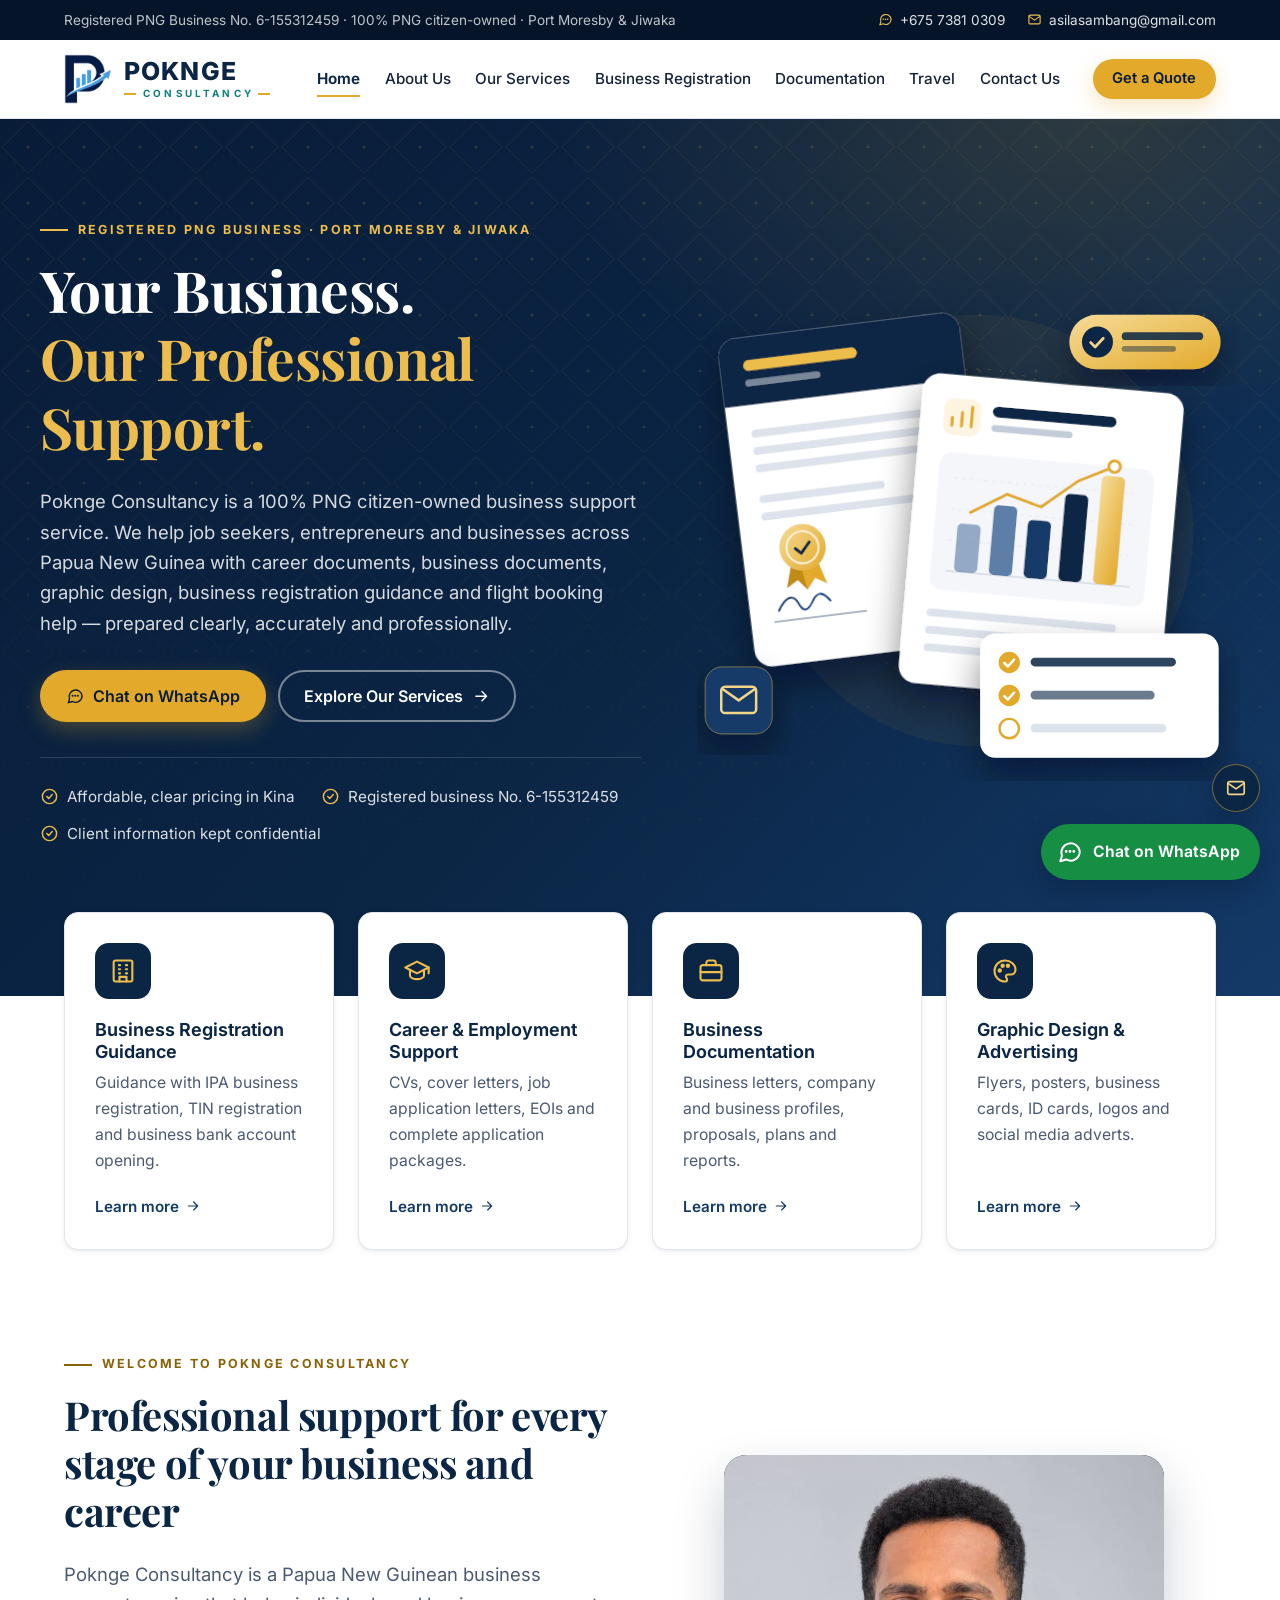
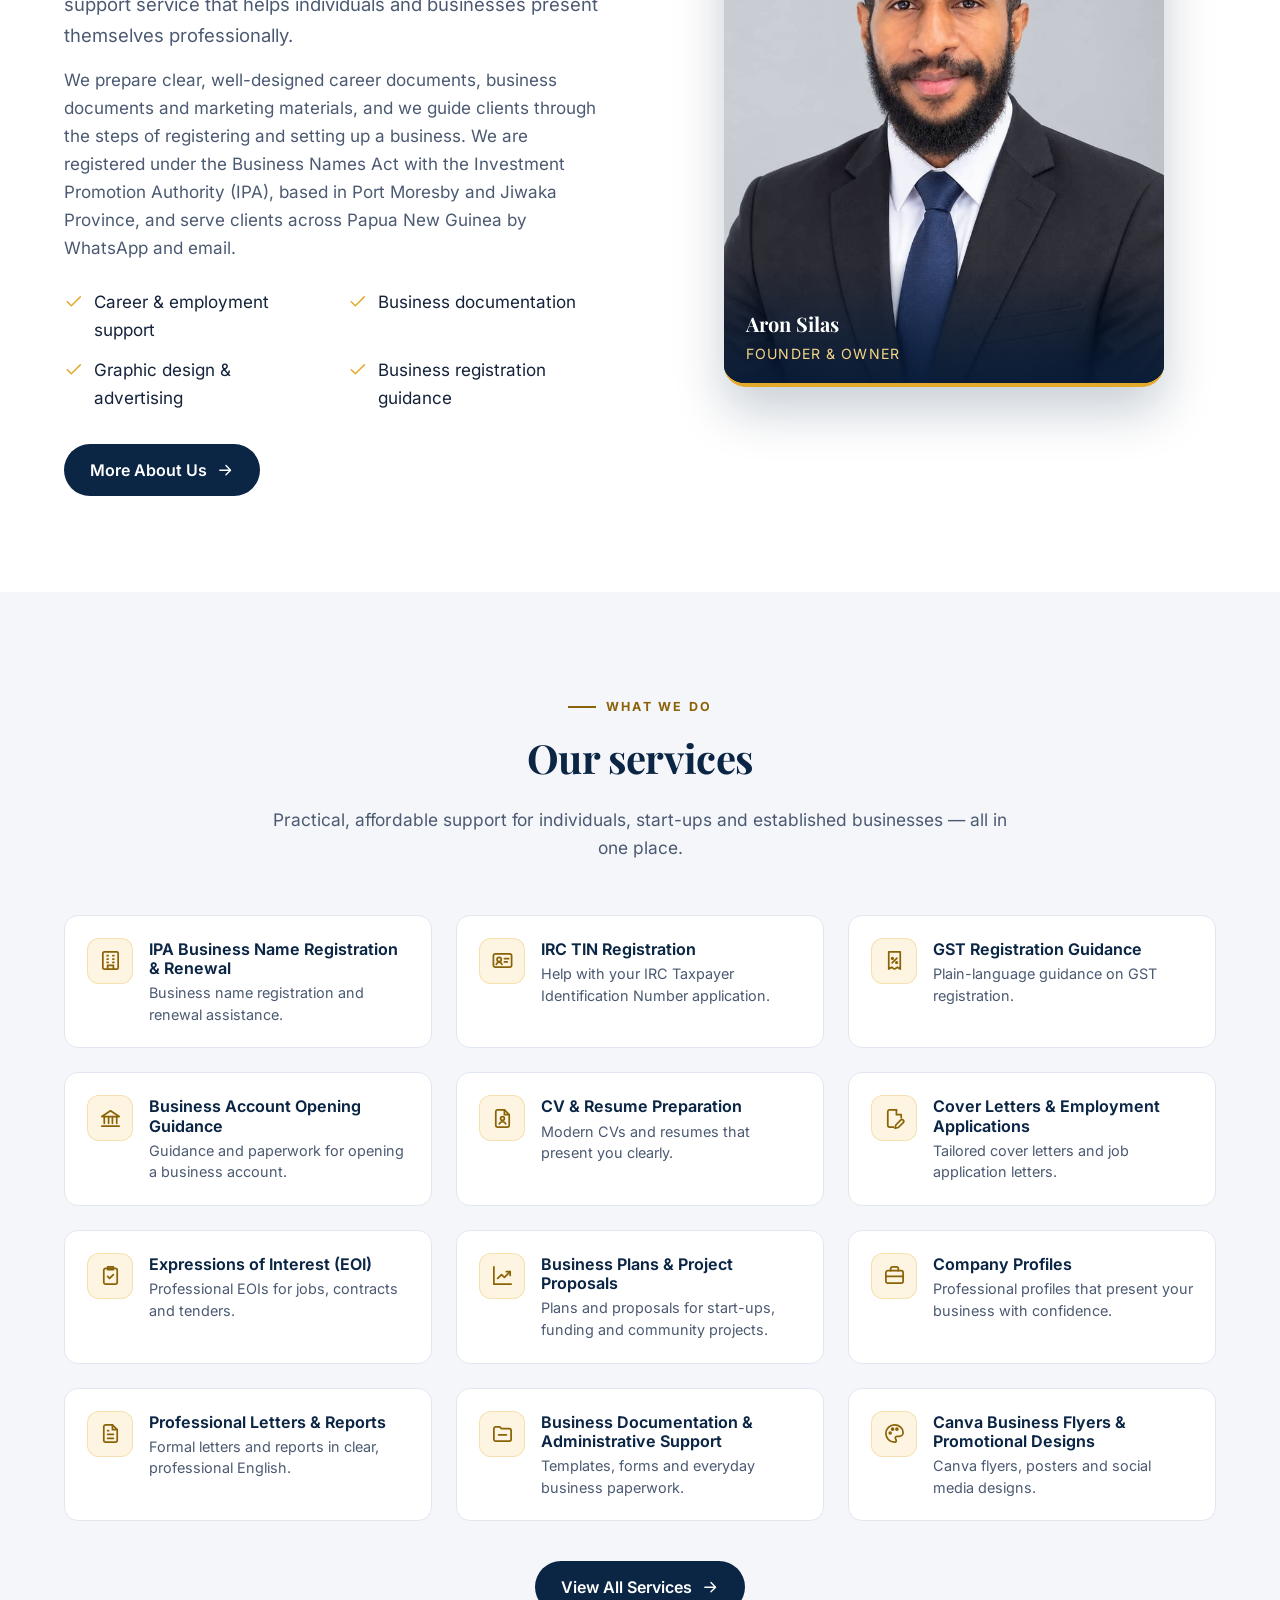
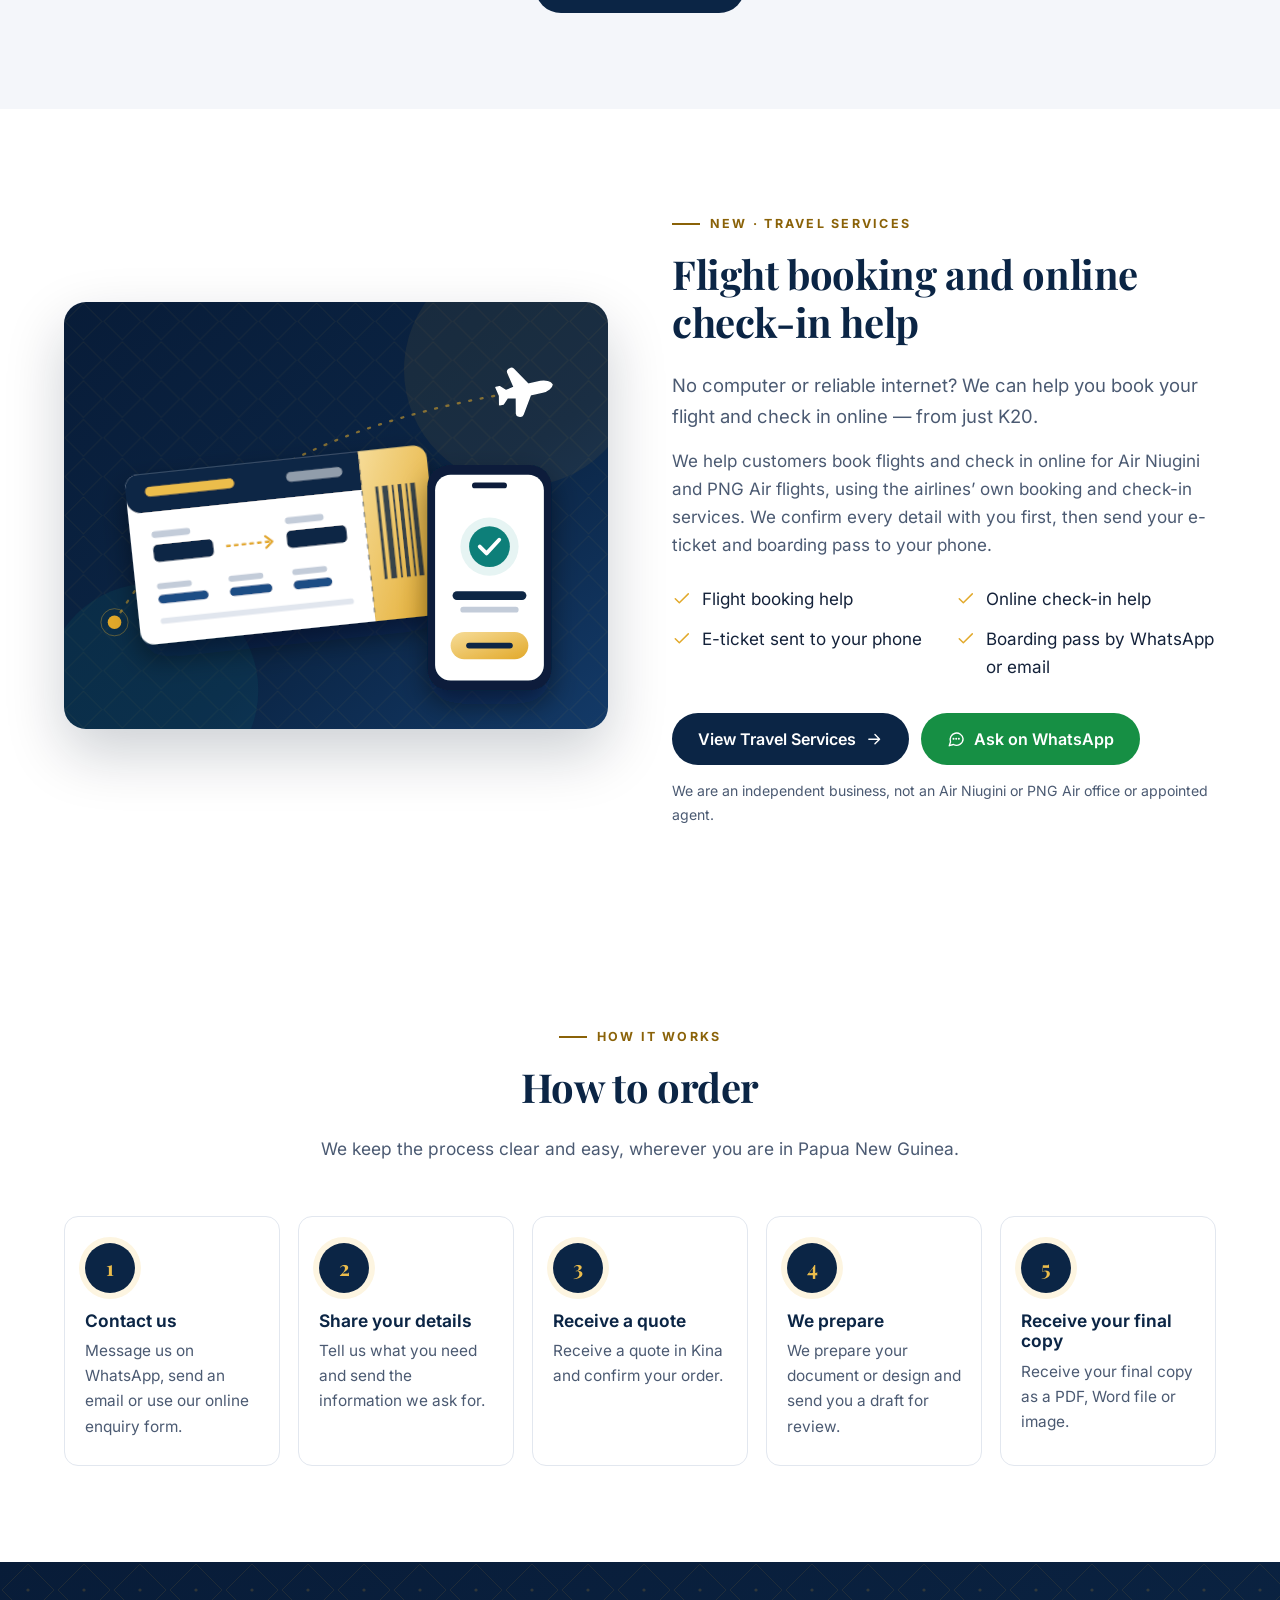
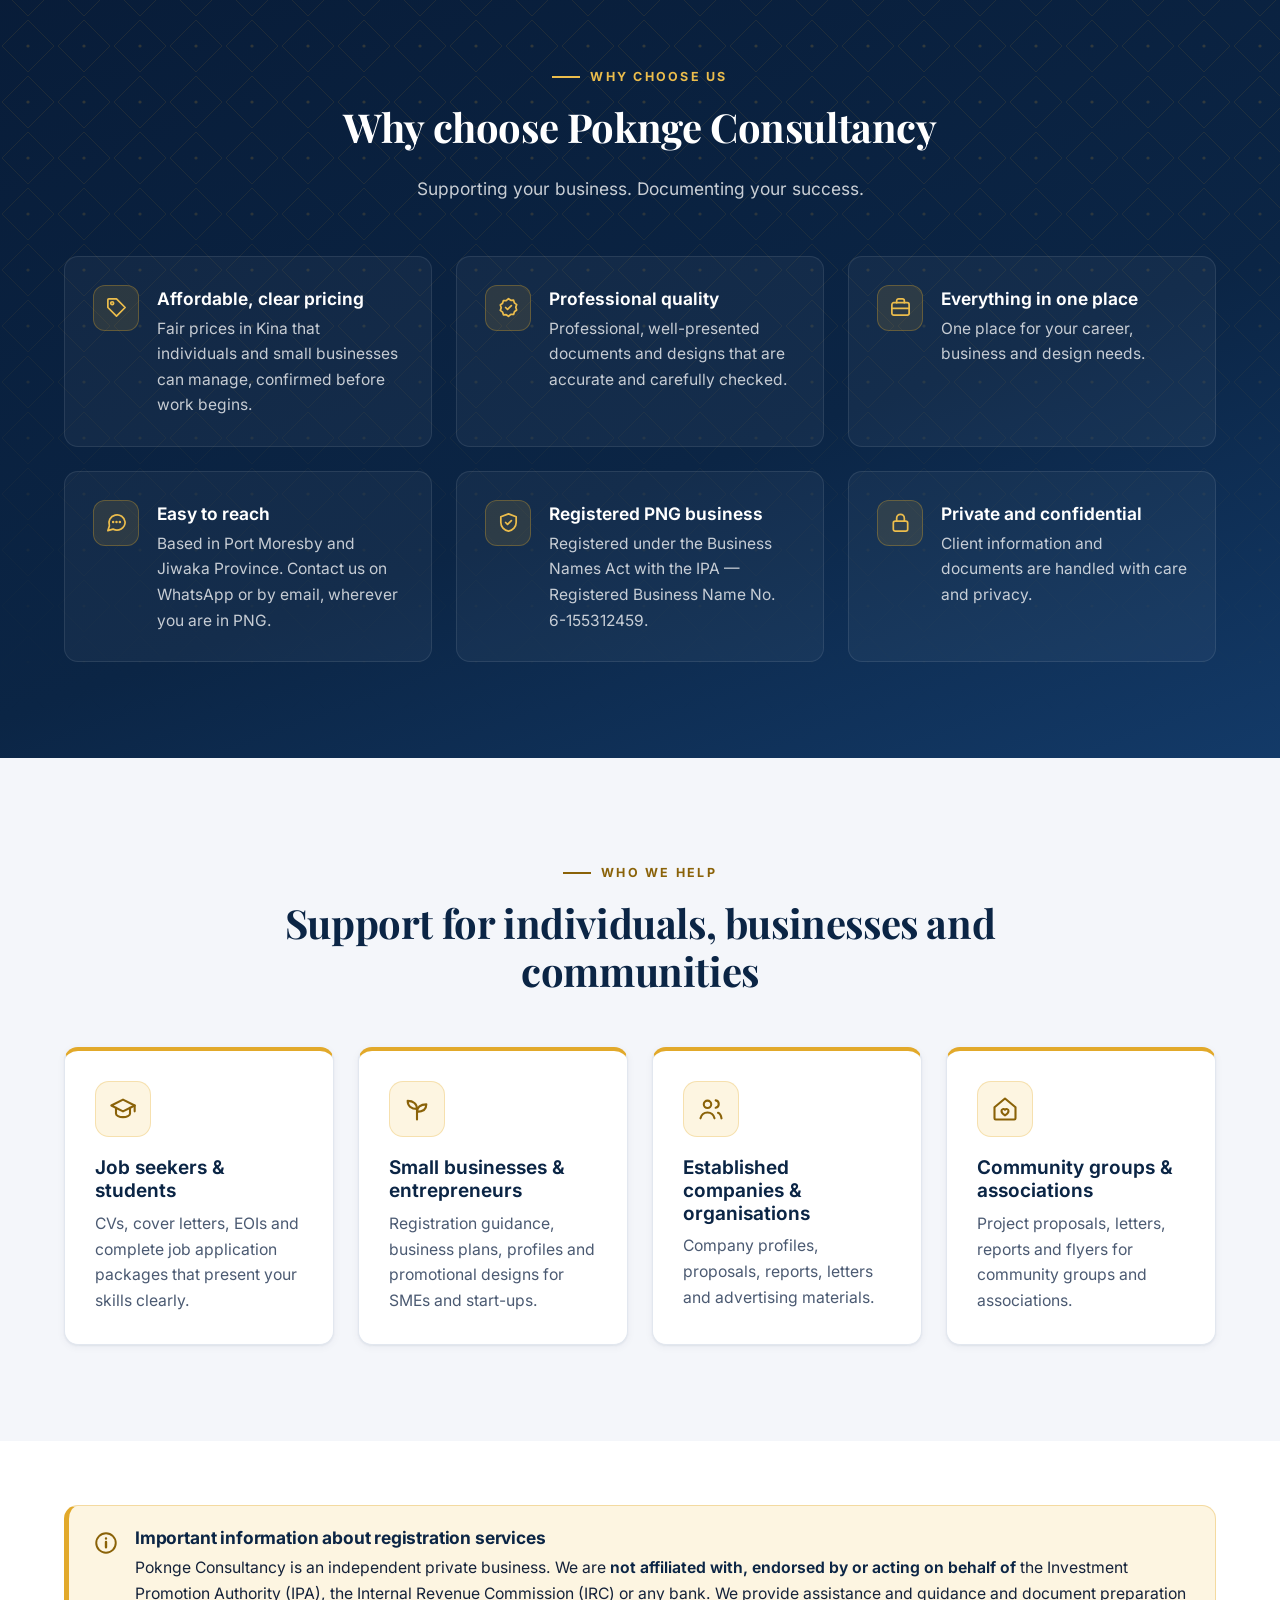
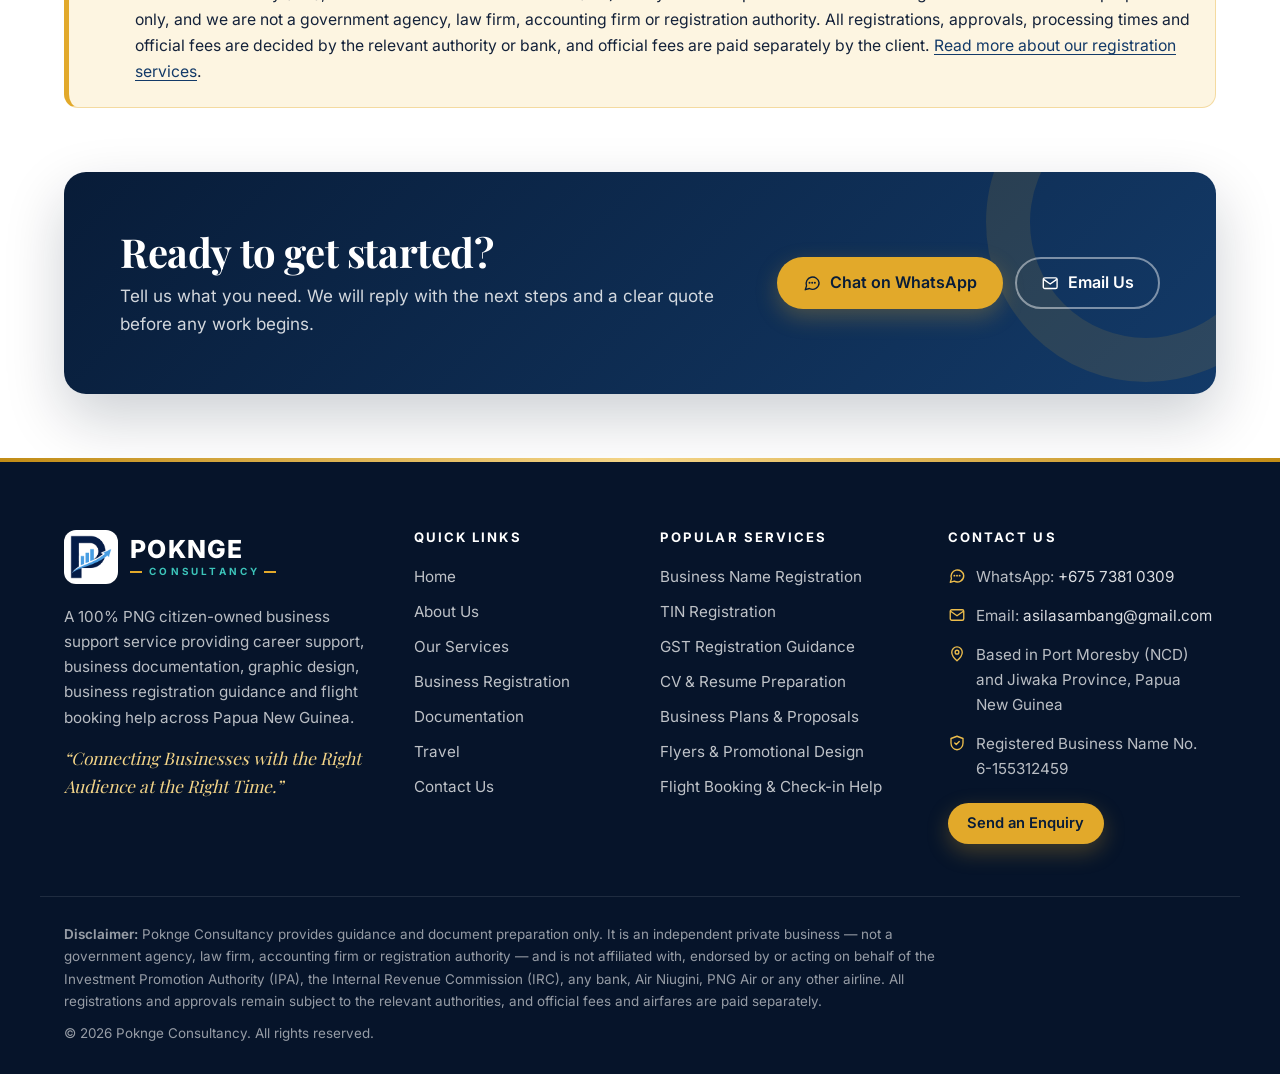
<file: index.html>
<!DOCTYPE html>
<html lang="en">
<head>
  <meta charset="utf-8">
  <meta name="viewport" content="width=device-width, initial-scale=1">
  <title>Poknge Consultancy | Business Consultancy &amp; Documentation Services in PNG</title>
  <meta name="description" content="Poknge Consultancy is a registered, 100% PNG citizen-owned business support service based in Port Moresby and Jiwaka Province, offering CVs, cover letters, business plans, company profiles, graphic design, business registration guidance and flight booking help across Papua New Guinea.">
  <meta name="author" content="Poknge Consultancy">
  <meta name="robots" content="index, follow">
  <meta name="theme-color" content="#0B2545">
  <meta name="format-detection" content="telephone=no">

  <!-- Social media sharing (Facebook, WhatsApp, LinkedIn) -->
  <meta property="og:type" content="website">
  <meta property="og:site_name" content="Poknge Consultancy">
  <meta property="og:title" content="Poknge Consultancy | Business Consultancy &amp; Documentation Services in PNG">
  <meta property="og:description" content="Poknge Consultancy is a registered, 100% PNG citizen-owned business support service based in Port Moresby and Jiwaka Province, offering CVs, cover letters, business plans, company profiles, graphic design, business registration guidance and flight booking help across Papua New Guinea.">
  <meta property="og:url" content="https://aronsilasambang.github.io/poknge-consultancy/">
  <meta property="og:image" content="https://aronsilasambang.github.io/poknge-consultancy/og-image.jpg">
  <meta property="og:image:width" content="1200">
  <meta property="og:image:height" content="630">
  <meta name="twitter:card" content="summary_large_image">

  <link rel="canonical" href="https://aronsilasambang.github.io/poknge-consultancy/">
  <link rel="icon" href="favicon-32.png" sizes="32x32" type="image/png">
  <link rel="icon" href="icon-192.png" sizes="192x192" type="image/png">
  <link rel="apple-touch-icon" href="apple-touch-icon.png">
  <link rel="preload" href="inter.woff2" as="font" type="font/woff2" crossorigin>
  <link rel="preload" href="playfair-display.woff2" as="font" type="font/woff2" crossorigin>
  <link rel="stylesheet" href="style.css">
  <script src="script.js" defer></script>
  <script type="application/ld+json">
{
  "@context": "https://schema.org",
  "@type": "ProfessionalService",
  "name": "Poknge Consultancy",
  "slogan": "Your Business. Our Professional Support.",
  "description": "100% PNG citizen-owned business support service based in Port Moresby and Jiwaka Province: CVs, cover letters, EOIs, business plans, company profiles, graphic design, IPA, TIN, GST and bank account registration guidance, and flight booking and online check-in help.",
  "areaServed": [
    {
      "@type": "Country",
      "name": "Papua New Guinea"
    },
    {
      "@type": "City",
      "name": "Port Moresby"
    },
    {
      "@type": "AdministrativeArea",
      "name": "Jiwaka Province"
    }
  ],
  "address": {
    "@type": "PostalAddress",
    "streetAddress": "Tombil Village, Tombil Ward 1, Kudjip LLG",
    "addressLocality": "Minj",
    "addressRegion": "Jiwaka Province",
    "addressCountry": "PG"
  },
  "founder": {
    "@type": "Person",
    "name": "Aron Silas",
    "jobTitle": "Founder & Owner",
    "image": "https://aronsilasambang.github.io/poknge-consultancy/aron-silas-founder.jpg"
  },
  "foundingDate": "2026-11-05",
  "identifier": "Registered Business Name No. 6-155312459",
  "priceRange": "K15 - K650",
  "telephone": "+67573810309",
  "email": "asilasambang@gmail.com",
  "url": "https://aronsilasambang.github.io/poknge-consultancy/",
  "image": "https://aronsilasambang.github.io/poknge-consultancy/og-image.jpg",
  "logo": "https://aronsilasambang.github.io/poknge-consultancy/logo.png",
  "knowsAbout": [
    "IPA Business Name Registration & Renewal",
    "IRC TIN Registration",
    "GST Registration Guidance",
    "Business Account Opening Guidance",
    "CV & Resume Preparation",
    "Cover Letters & Employment Applications",
    "Expressions of Interest (EOI)",
    "Business Plans & Project Proposals",
    "Company Profiles",
    "Professional Letters & Reports",
    "Business Documentation & Administrative Support",
    "Canva Business Flyers & Promotional Designs",
    "Flight Booking Help",
    "Online Check-in Help"
  ]
}
  </script>
</head>
<body>
<a class="skip-link" href="#main">Skip to main content</a>

<div class="topbar">
  <div class="container topbar__inner">
    <p class="topbar__note">Registered PNG Business No. 6-155312459 &middot; 100% PNG citizen-owned &middot; Port Moresby &amp; Jiwaka</p>
    <div class="topbar__links">
      <a href="https://wa.me/67573810309?text=Hello%20Poknge%20Consultancy%2C%20I%20would%20like%20to%20enquire%20about%20your%20services." data-wa="" target="_blank" rel="noopener"><svg class="icon" viewBox="0 0 24 24" fill="none" stroke="currentColor" stroke-width="1.8" stroke-linecap="round" stroke-linejoin="round" aria-hidden="true" focusable="false"><path d="M21 11.5a8.5 8.5 0 0 1-12.6 7.4L3 20.5l1.6-5A8.5 8.5 0 1 1 21 11.5z"/><path d="M8.5 11.5h.01M12 11.5h.01M15.5 11.5h.01" stroke-width="2.6"/></svg><span data-phone-text>+675 7381 0309</span></a>
      <a href="mailto:asilasambang@gmail.com?subject=Website%20enquiry%20-%20Poknge%20Consultancy" data-mailto="Website enquiry - Poknge Consultancy"><svg class="icon" viewBox="0 0 24 24" fill="none" stroke="currentColor" stroke-width="1.8" stroke-linecap="round" stroke-linejoin="round" aria-hidden="true" focusable="false"><rect x="3" y="5" width="18" height="14" rx="2"/><path d="m3.5 7 8.5 6 8.5-6"/></svg><span data-email-text>asilasambang@gmail.com</span></a>
    </div>
  </div>
</div>

<header class="site-header">
  <div class="container header__inner">
    <a class="brand" href="index.html" aria-label="Poknge Consultancy home"><span class="brand__mark-wrap"><img class="brand__mark" src="logo-mark.png" alt="" width="48" height="50"></span><span class="brand__text"><span class="brand__name">POKNGE</span><span class="brand__sub">Consultancy</span></span></a>
    <button class="nav-toggle" type="button" aria-expanded="false" aria-controls="site-nav" aria-label="Open menu">
      <span></span><span></span><span></span>
    </button>
    <nav class="site-nav" id="site-nav" aria-label="Main navigation">
      <ul>
          <li><a href="index.html" aria-current="page">Home</a></li>
          <li><a href="about.html">About Us</a></li>
          <li><a href="services.html">Our Services</a></li>
          <li><a href="registration.html">Business Registration</a></li>
          <li><a href="documentation.html">Documentation</a></li>
          <li><a href="travel.html">Travel</a></li>
          <li><a href="contact.html">Contact Us</a></li>
      </ul>
      <a class="btn btn--gold btn--sm nav-cta" href="contact.html">Get a Quote</a>
    </nav>
  </div>
</header>

<main id="main">
<section class="hero pattern">
  <div class="container hero__grid">
    <div class="hero__content">
      <p class="eyebrow eyebrow--light">Registered PNG Business &middot; Port Moresby &amp; Jiwaka</p>
      <h1>Your Business.<br><span class="accent">Our Professional Support.</span></h1>
      <p class="hero__lead">Poknge Consultancy is a 100% PNG citizen-owned business support service. We help job seekers, entrepreneurs and businesses across Papua New Guinea with career documents, business documents, graphic design, business registration guidance and flight booking help &mdash; prepared clearly, accurately and professionally.</p>
      <div class="btn-row">
        <a class="btn btn--gold" href="https://wa.me/67573810309?text=Hello%20Poknge%20Consultancy%2C%20I%20would%20like%20to%20enquire%20about%20your%20services." data-wa="" target="_blank" rel="noopener"><svg class="icon" viewBox="0 0 24 24" fill="none" stroke="currentColor" stroke-width="1.8" stroke-linecap="round" stroke-linejoin="round" aria-hidden="true" focusable="false"><path d="M21 11.5a8.5 8.5 0 0 1-12.6 7.4L3 20.5l1.6-5A8.5 8.5 0 1 1 21 11.5z"/><path d="M8.5 11.5h.01M12 11.5h.01M15.5 11.5h.01" stroke-width="2.6"/></svg> Chat on WhatsApp</a>
        <a class="btn btn--outline-light" href="services.html">Explore Our Services <svg class="icon" viewBox="0 0 24 24" fill="none" stroke="currentColor" stroke-width="1.8" stroke-linecap="round" stroke-linejoin="round" aria-hidden="true" focusable="false"><path d="M5 12h14M13 6l6 6-6 6"/></svg></a>
      </div>
      <ul class="hero__points">
        <li><svg class="icon" viewBox="0 0 24 24" fill="none" stroke="currentColor" stroke-width="1.8" stroke-linecap="round" stroke-linejoin="round" aria-hidden="true" focusable="false"><circle cx="12" cy="12" r="9"/><path d="m8.5 12 2.5 2.5 4.5-5"/></svg> Affordable, clear pricing in Kina</li>
        <li><svg class="icon" viewBox="0 0 24 24" fill="none" stroke="currentColor" stroke-width="1.8" stroke-linecap="round" stroke-linejoin="round" aria-hidden="true" focusable="false"><circle cx="12" cy="12" r="9"/><path d="m8.5 12 2.5 2.5 4.5-5"/></svg> Registered business No. 6-155312459</li>
        <li><svg class="icon" viewBox="0 0 24 24" fill="none" stroke="currentColor" stroke-width="1.8" stroke-linecap="round" stroke-linejoin="round" aria-hidden="true" focusable="false"><circle cx="12" cy="12" r="9"/><path d="m8.5 12 2.5 2.5 4.5-5"/></svg> Client information kept confidential</li>
      </ul>
    </div>
    <div class="hero__visual">
      <img src="hero-illustration.svg" width="560" height="520" alt="Illustration of professional business documents, a business plan chart and a completed checklist">
    </div>
  </div>
</section>

<section aria-label="Our main service areas">
  <div class="container">
    <div class="grid grid-4 pillars">
      <div class="card pillar reveal">
        <div class="icon-box icon-box--navy"><svg class="icon" viewBox="0 0 24 24" fill="none" stroke="currentColor" stroke-width="1.8" stroke-linecap="round" stroke-linejoin="round" aria-hidden="true" focusable="false"><rect x="4" y="3" width="16" height="18" rx="1.5"/><path d="M9 21v-4h6v4M8.5 7h1M14.5 7h1M8.5 10.5h1M14.5 10.5h1M8.5 14h1M14.5 14h1"/></svg></div>
        <h3>Business Registration Guidance</h3>
        <p>Guidance with IPA business registration, TIN registration and business bank account opening.</p>
        <a class="card__link" href="registration.html">Learn more <svg class="icon" viewBox="0 0 24 24" fill="none" stroke="currentColor" stroke-width="1.8" stroke-linecap="round" stroke-linejoin="round" aria-hidden="true" focusable="false"><path d="M5 12h14M13 6l6 6-6 6"/></svg></a>
      </div>
      <div class="card pillar reveal">
        <div class="icon-box icon-box--navy"><svg class="icon" viewBox="0 0 24 24" fill="none" stroke="currentColor" stroke-width="1.8" stroke-linecap="round" stroke-linejoin="round" aria-hidden="true" focusable="false"><path d="M2 9l10-5 10 5-10 5z"/><path d="M6 11v5c0 1.5 2.7 3 6 3s6-1.5 6-3v-5"/><path d="M22 9v5"/></svg></div>
        <h3>Career &amp; Employment Support</h3>
        <p>CVs, cover letters, job application letters, EOIs and complete application packages.</p>
        <a class="card__link" href="documentation.html#career">Learn more <svg class="icon" viewBox="0 0 24 24" fill="none" stroke="currentColor" stroke-width="1.8" stroke-linecap="round" stroke-linejoin="round" aria-hidden="true" focusable="false"><path d="M5 12h14M13 6l6 6-6 6"/></svg></a>
      </div>
      <div class="card pillar reveal">
        <div class="icon-box icon-box--navy"><svg class="icon" viewBox="0 0 24 24" fill="none" stroke="currentColor" stroke-width="1.8" stroke-linecap="round" stroke-linejoin="round" aria-hidden="true" focusable="false"><rect x="3" y="7" width="18" height="13" rx="2"/><path d="M8 7V5a2 2 0 0 1 2-2h4a2 2 0 0 1 2 2v2M3 13h18"/></svg></div>
        <h3>Business Documentation</h3>
        <p>Business letters, company and business profiles, proposals, plans and reports.</p>
        <a class="card__link" href="documentation.html#business">Learn more <svg class="icon" viewBox="0 0 24 24" fill="none" stroke="currentColor" stroke-width="1.8" stroke-linecap="round" stroke-linejoin="round" aria-hidden="true" focusable="false"><path d="M5 12h14M13 6l6 6-6 6"/></svg></a>
      </div>
      <div class="card pillar reveal">
        <div class="icon-box icon-box--navy"><svg class="icon" viewBox="0 0 24 24" fill="none" stroke="currentColor" stroke-width="1.8" stroke-linecap="round" stroke-linejoin="round" aria-hidden="true" focusable="false"><path d="M12 3a9 9 0 0 0 0 18c1.1 0 1.8-.8 1.8-1.8 0-.5-.2-.9-.5-1.2-.3-.3-.5-.7-.5-1.2 0-1 .8-1.8 1.8-1.8H17a4 4 0 0 0 4-4c0-4.4-4-8-9-8z"/><circle cx="7.5" cy="11.5" r="1"/><circle cx="10" cy="7.5" r="1"/><circle cx="14.5" cy="7.5" r="1"/></svg></div>
        <h3>Graphic Design &amp; Advertising</h3>
        <p>Flyers, posters, business cards, ID cards, logos and social media adverts.</p>
        <a class="card__link" href="documentation.html#promotion">Learn more <svg class="icon" viewBox="0 0 24 24" fill="none" stroke="currentColor" stroke-width="1.8" stroke-linecap="round" stroke-linejoin="round" aria-hidden="true" focusable="false"><path d="M5 12h14M13 6l6 6-6 6"/></svg></a>
      </div>
    </div>
  </div>
</section>

<section class="section">
  <div class="container split">
    <div class="reveal">
      <p class="eyebrow">Welcome to Poknge Consultancy</p>
      <h2>Professional support for every stage of your business and career</h2>
      <p class="lead">Poknge Consultancy is a Papua New Guinean business support service that helps individuals and businesses present themselves professionally.</p>
      <p class="muted">We prepare clear, well-designed career documents, business documents and marketing materials, and we guide clients through the steps of registering and setting up a business. We are registered under the Business Names Act with the Investment Promotion Authority (IPA), based in Port Moresby and Jiwaka Province, and serve clients across Papua New Guinea by WhatsApp and email.</p>
      <ul class="check-list check-list--two" style="margin:26px 0 32px">
        <li><svg class="icon" viewBox="0 0 24 24" fill="none" stroke="currentColor" stroke-width="1.8" stroke-linecap="round" stroke-linejoin="round" aria-hidden="true" focusable="false"><path d="M20 6 9 17l-5-5"/></svg> Career &amp; employment support</li>
        <li><svg class="icon" viewBox="0 0 24 24" fill="none" stroke="currentColor" stroke-width="1.8" stroke-linecap="round" stroke-linejoin="round" aria-hidden="true" focusable="false"><path d="M20 6 9 17l-5-5"/></svg> Business documentation</li>
        <li><svg class="icon" viewBox="0 0 24 24" fill="none" stroke="currentColor" stroke-width="1.8" stroke-linecap="round" stroke-linejoin="round" aria-hidden="true" focusable="false"><path d="M20 6 9 17l-5-5"/></svg> Graphic design &amp; advertising</li>
        <li><svg class="icon" viewBox="0 0 24 24" fill="none" stroke="currentColor" stroke-width="1.8" stroke-linecap="round" stroke-linejoin="round" aria-hidden="true" focusable="false"><path d="M20 6 9 17l-5-5"/></svg> Business registration guidance</li>
      </ul>
      <a class="btn btn--navy" href="about.html">More About Us <svg class="icon" viewBox="0 0 24 24" fill="none" stroke="currentColor" stroke-width="1.8" stroke-linecap="round" stroke-linejoin="round" aria-hidden="true" focusable="false"><path d="M5 12h14M13 6l6 6-6 6"/></svg></a>
    </div>
    <div class="reveal">
      <figure class="founder-photo">
        <img src="aron-silas-founder.jpg" width="720" height="865" alt="Aron Silas, Founder and Owner of Poknge Consultancy" loading="lazy">
        <figcaption><strong>Aron Silas</strong><span>Founder &amp; Owner</span></figcaption>
      </figure>
    </div>
  </div>
</section>

<section class="section section--soft">
  <div class="container">
    <div class="section-head reveal">
      <p class="eyebrow">What We Do</p>
      <h2>Our services</h2>
      <p>Practical, affordable support for individuals, start-ups and established businesses &mdash; all in one place.</p>
    </div>
    <div class="grid grid-3">
      <a class="mini-card reveal" href="registration.html#ipa">
        <span class="icon-box icon-box--sm"><svg class="icon" viewBox="0 0 24 24" fill="none" stroke="currentColor" stroke-width="1.8" stroke-linecap="round" stroke-linejoin="round" aria-hidden="true" focusable="false"><rect x="4" y="3" width="16" height="18" rx="1.5"/><path d="M9 21v-4h6v4M8.5 7h1M14.5 7h1M8.5 10.5h1M14.5 10.5h1M8.5 14h1M14.5 14h1"/></svg></span>
        <div><h3>IPA Business Name Registration &amp; Renewal</h3><p>Business name registration and renewal assistance.</p></div>
      </a>
      <a class="mini-card reveal" href="registration.html#tin">
        <span class="icon-box icon-box--sm"><svg class="icon" viewBox="0 0 24 24" fill="none" stroke="currentColor" stroke-width="1.8" stroke-linecap="round" stroke-linejoin="round" aria-hidden="true" focusable="false"><rect x="2.5" y="5" width="19" height="14" rx="2"/><circle cx="8.5" cy="11" r="2.2"/><path d="M5.5 16c.6-1.5 1.7-2.2 3-2.2s2.4.7 3 2.2M14 10h4.5M14 13.5h3"/></svg></span>
        <div><h3>IRC TIN Registration</h3><p>Help with your IRC Taxpayer Identification Number application.</p></div>
      </a>
      <a class="mini-card reveal" href="registration.html#gst">
        <span class="icon-box icon-box--sm"><svg class="icon" viewBox="0 0 24 24" fill="none" stroke="currentColor" stroke-width="1.8" stroke-linecap="round" stroke-linejoin="round" aria-hidden="true" focusable="false"><path d="M6 3h12v18l-3-2-3 2-3-2-3 2z"/><path d="m9.5 14.5 5-5"/><circle cx="9.8" cy="9.8" r=".8"/><circle cx="14.2" cy="14.2" r=".8"/></svg></span>
        <div><h3>GST Registration Guidance</h3><p>Plain-language guidance on GST registration.</p></div>
      </a>
      <a class="mini-card reveal" href="registration.html#bank">
        <span class="icon-box icon-box--sm"><svg class="icon" viewBox="0 0 24 24" fill="none" stroke="currentColor" stroke-width="1.8" stroke-linecap="round" stroke-linejoin="round" aria-hidden="true" focusable="false"><path d="M3 10h18L12 4z"/><path d="M5.5 10v7M10 10v7M14 10v7M18.5 10v7M3 20h18"/></svg></span>
        <div><h3>Business Account Opening Guidance</h3><p>Guidance and paperwork for opening a business account.</p></div>
      </a>
      <a class="mini-card reveal" href="documentation.html#cv">
        <span class="icon-box icon-box--sm"><svg class="icon" viewBox="0 0 24 24" fill="none" stroke="currentColor" stroke-width="1.8" stroke-linecap="round" stroke-linejoin="round" aria-hidden="true" focusable="false"><path d="M14 3H7a2 2 0 0 0-2 2v14a2 2 0 0 0 2 2h10a2 2 0 0 0 2-2V8z"/><path d="M14 3v5h5"/><circle cx="12" cy="12" r="2"/><path d="M8.6 17.5c.7-1.4 1.9-2.1 3.4-2.1s2.7.7 3.4 2.1"/></svg></span>
        <div><h3>CV &amp; Resume Preparation</h3><p>Modern CVs and resumes that present you clearly.</p></div>
      </a>
      <a class="mini-card reveal" href="documentation.html#cover">
        <span class="icon-box icon-box--sm"><svg class="icon" viewBox="0 0 24 24" fill="none" stroke="currentColor" stroke-width="1.8" stroke-linecap="round" stroke-linejoin="round" aria-hidden="true" focusable="false"><path d="M14 3H7a2 2 0 0 0-2 2v14a2 2 0 0 0 2 2h4"/><path d="M14 3v5h5v3"/><path d="M18.4 13.6a1.9 1.9 0 0 1 2.7 2.7L16 21.4l-3.4.8.8-3.4z"/></svg></span>
        <div><h3>Cover Letters &amp; Employment Applications</h3><p>Tailored cover letters and job application letters.</p></div>
      </a>
      <a class="mini-card reveal" href="documentation.html#eoi">
        <span class="icon-box icon-box--sm"><svg class="icon" viewBox="0 0 24 24" fill="none" stroke="currentColor" stroke-width="1.8" stroke-linecap="round" stroke-linejoin="round" aria-hidden="true" focusable="false"><rect x="5" y="4.5" width="14" height="16.5" rx="2"/><path d="M9 3h6v3H9z"/><path d="m9 13 2 2 4-4"/></svg></span>
        <div><h3>Expressions of Interest (EOI)</h3><p>Professional EOIs for jobs, contracts and tenders.</p></div>
      </a>
      <a class="mini-card reveal" href="documentation.html#plan">
        <span class="icon-box icon-box--sm"><svg class="icon" viewBox="0 0 24 24" fill="none" stroke="currentColor" stroke-width="1.8" stroke-linecap="round" stroke-linejoin="round" aria-hidden="true" focusable="false"><path d="M3 3v18h18"/><path d="m7 15 4-4 3 3 6-6"/><path d="M16 8h4v4"/></svg></span>
        <div><h3>Business Plans &amp; Project Proposals</h3><p>Plans and proposals for start-ups, funding and community projects.</p></div>
      </a>
      <a class="mini-card reveal" href="documentation.html#profile">
        <span class="icon-box icon-box--sm"><svg class="icon" viewBox="0 0 24 24" fill="none" stroke="currentColor" stroke-width="1.8" stroke-linecap="round" stroke-linejoin="round" aria-hidden="true" focusable="false"><rect x="3" y="7" width="18" height="13" rx="2"/><path d="M8 7V5a2 2 0 0 1 2-2h4a2 2 0 0 1 2 2v2M3 13h18"/></svg></span>
        <div><h3>Company Profiles</h3><p>Professional profiles that present your business with confidence.</p></div>
      </a>
      <a class="mini-card reveal" href="documentation.html#letters">
        <span class="icon-box icon-box--sm"><svg class="icon" viewBox="0 0 24 24" fill="none" stroke="currentColor" stroke-width="1.8" stroke-linecap="round" stroke-linejoin="round" aria-hidden="true" focusable="false"><path d="M14 3H7a2 2 0 0 0-2 2v14a2 2 0 0 0 2 2h10a2 2 0 0 0 2-2V8z"/><path d="M14 3v5h5M9 13h6M9 17h6M9 9h1"/></svg></span>
        <div><h3>Professional Letters &amp; Reports</h3><p>Formal letters and reports in clear, professional English.</p></div>
      </a>
      <a class="mini-card reveal" href="documentation.html#admin">
        <span class="icon-box icon-box--sm"><svg class="icon" viewBox="0 0 24 24" fill="none" stroke="currentColor" stroke-width="1.8" stroke-linecap="round" stroke-linejoin="round" aria-hidden="true" focusable="false"><path d="M3 7a2 2 0 0 1 2-2h4l2 2h8a2 2 0 0 1 2 2v9a2 2 0 0 1-2 2H5a2 2 0 0 1-2-2z"/><path d="M8 13.5h8"/></svg></span>
        <div><h3>Business Documentation &amp; Administrative Support</h3><p>Templates, forms and everyday business paperwork.</p></div>
      </a>
      <a class="mini-card reveal" href="documentation.html#design">
        <span class="icon-box icon-box--sm"><svg class="icon" viewBox="0 0 24 24" fill="none" stroke="currentColor" stroke-width="1.8" stroke-linecap="round" stroke-linejoin="round" aria-hidden="true" focusable="false"><path d="M12 3a9 9 0 0 0 0 18c1.1 0 1.8-.8 1.8-1.8 0-.5-.2-.9-.5-1.2-.3-.3-.5-.7-.5-1.2 0-1 .8-1.8 1.8-1.8H17a4 4 0 0 0 4-4c0-4.4-4-8-9-8z"/><circle cx="7.5" cy="11.5" r="1"/><circle cx="10" cy="7.5" r="1"/><circle cx="14.5" cy="7.5" r="1"/></svg></span>
        <div><h3>Canva Business Flyers &amp; Promotional Designs</h3><p>Canva flyers, posters and social media designs.</p></div>
      </a>
    </div>
    <div class="text-center mt-lg reveal">
      <a class="btn btn--navy" href="services.html">View All Services <svg class="icon" viewBox="0 0 24 24" fill="none" stroke="currentColor" stroke-width="1.8" stroke-linecap="round" stroke-linejoin="round" aria-hidden="true" focusable="false"><path d="M5 12h14M13 6l6 6-6 6"/></svg></a>
    </div>
  </div>
</section>

<section class="section">
  <div class="container split">
    <div class="reveal">
      <div class="media-frame"><img src="travel-illustration.svg" width="560" height="440" alt="Illustration of a boarding pass and a mobile phone showing a completed online check-in" loading="lazy"></div>
    </div>
    <div class="reveal">
      <p class="eyebrow">New &middot; Travel Services</p>
      <h2>Flight booking and online check-in help</h2>
      <p class="lead">No computer or reliable internet? We can help you book your flight and check in online &mdash; from just K20.</p>
      <p class="muted">We help customers book flights and check in online for Air Niugini and PNG Air flights, using the airlines&rsquo; own booking and check-in services. We confirm every detail with you first, then send your e-ticket and boarding pass to your phone.</p>
      <ul class="check-list check-list--two" style="margin:26px 0 32px">
        <li><svg class="icon" viewBox="0 0 24 24" fill="none" stroke="currentColor" stroke-width="1.8" stroke-linecap="round" stroke-linejoin="round" aria-hidden="true" focusable="false"><path d="M20 6 9 17l-5-5"/></svg> Flight booking help</li>
        <li><svg class="icon" viewBox="0 0 24 24" fill="none" stroke="currentColor" stroke-width="1.8" stroke-linecap="round" stroke-linejoin="round" aria-hidden="true" focusable="false"><path d="M20 6 9 17l-5-5"/></svg> Online check-in help</li>
        <li><svg class="icon" viewBox="0 0 24 24" fill="none" stroke="currentColor" stroke-width="1.8" stroke-linecap="round" stroke-linejoin="round" aria-hidden="true" focusable="false"><path d="M20 6 9 17l-5-5"/></svg> E-ticket sent to your phone</li>
        <li><svg class="icon" viewBox="0 0 24 24" fill="none" stroke="currentColor" stroke-width="1.8" stroke-linecap="round" stroke-linejoin="round" aria-hidden="true" focusable="false"><path d="M20 6 9 17l-5-5"/></svg> Boarding pass by WhatsApp or email</li>
      </ul>
      <div class="btn-row">
        <a class="btn btn--navy" href="travel.html">View Travel Services <svg class="icon" viewBox="0 0 24 24" fill="none" stroke="currentColor" stroke-width="1.8" stroke-linecap="round" stroke-linejoin="round" aria-hidden="true" focusable="false"><path d="M5 12h14M13 6l6 6-6 6"/></svg></a>
        <a class="btn btn--wa" href="https://wa.me/67573810309?text=Hello%20Poknge%20Consultancy%2C%20I%20need%20help%20with%20a%20flight%20booking." data-wa="Hello Poknge Consultancy, I need help with a flight booking." target="_blank" rel="noopener"><svg class="icon" viewBox="0 0 24 24" fill="none" stroke="currentColor" stroke-width="1.8" stroke-linecap="round" stroke-linejoin="round" aria-hidden="true" focusable="false"><path d="M21 11.5a8.5 8.5 0 0 1-12.6 7.4L3 20.5l1.6-5A8.5 8.5 0 1 1 21 11.5z"/><path d="M8.5 11.5h.01M12 11.5h.01M15.5 11.5h.01" stroke-width="2.6"/></svg> Ask on WhatsApp</a>
      </div>
      <p class="small-note">We are an independent business, not an Air Niugini or PNG Air office or appointed agent.</p>
    </div>
  </div>
</section>


<section class="section">
  <div class="container">
    <div class="section-head reveal">
      <p class="eyebrow">How It Works</p>
      <h2>How to order</h2>
      <p>We keep the process clear and easy, wherever you are in Papua New Guinea.</p>
    </div>
    <ol class="steps steps--5">
      <li class="step reveal"><span class="step__num">1</span><h3>Contact us</h3><p>Message us on WhatsApp, send an email or use our online enquiry form.</p></li>
      <li class="step reveal"><span class="step__num">2</span><h3>Share your details</h3><p>Tell us what you need and send the information we ask for.</p></li>
      <li class="step reveal"><span class="step__num">3</span><h3>Receive a quote</h3><p>Receive a quote in Kina and confirm your order.</p></li>
      <li class="step reveal"><span class="step__num">4</span><h3>We prepare</h3><p>We prepare your document or design and send you a draft for review.</p></li>
      <li class="step reveal"><span class="step__num">5</span><h3>Receive your final copy</h3><p>Receive your final copy as a PDF, Word file or image.</p></li>
    </ol>
  </div>
</section>

<section class="section section--navy pattern">
  <div class="container">
    <div class="section-head reveal">
      <p class="eyebrow">Why Choose Us</p>
      <h2>Why choose Poknge Consultancy</h2>
      <p>Supporting your business. Documenting your success.</p>
    </div>
    <div class="grid grid-3">
      <div class="feature feature-panel reveal">
        <span class="icon-box icon-box--glass icon-box--sm"><svg class="icon" viewBox="0 0 24 24" fill="none" stroke="currentColor" stroke-width="1.8" stroke-linecap="round" stroke-linejoin="round" aria-hidden="true" focusable="false"><path d="M3 12V4a1 1 0 0 1 1-1h8l9 9-9 9z"/><circle cx="7.5" cy="7.5" r="1.5"/></svg></span>
        <div><h3>Affordable, clear pricing</h3><p>Fair prices in Kina that individuals and small businesses can manage, confirmed before work begins.</p></div>
      </div>
      <div class="feature feature-panel reveal">
        <span class="icon-box icon-box--glass icon-box--sm"><svg class="icon" viewBox="0 0 24 24" fill="none" stroke="currentColor" stroke-width="1.8" stroke-linecap="round" stroke-linejoin="round" aria-hidden="true" focusable="false"><path d="M12 2.8l2.4 1.7 2.9-.1.9 2.8 2.3 1.8-.9 2.8.9 2.8-2.3 1.8-.9 2.8-2.9-.1L12 21.2l-2.4-1.7-2.9.1-.9-2.8-2.3-1.8.9-2.8-.9-2.8 2.3-1.8.9-2.8 2.9.1z"/><path d="m9 12 2 2 4-4"/></svg></span>
        <div><h3>Professional quality</h3><p>Professional, well-presented documents and designs that are accurate and carefully checked.</p></div>
      </div>
      <div class="feature feature-panel reveal">
        <span class="icon-box icon-box--glass icon-box--sm"><svg class="icon" viewBox="0 0 24 24" fill="none" stroke="currentColor" stroke-width="1.8" stroke-linecap="round" stroke-linejoin="round" aria-hidden="true" focusable="false"><rect x="3" y="7" width="18" height="13" rx="2"/><path d="M8 7V5a2 2 0 0 1 2-2h4a2 2 0 0 1 2 2v2M3 13h18"/></svg></span>
        <div><h3>Everything in one place</h3><p>One place for your career, business and design needs.</p></div>
      </div>
      <div class="feature feature-panel reveal">
        <span class="icon-box icon-box--glass icon-box--sm"><svg class="icon" viewBox="0 0 24 24" fill="none" stroke="currentColor" stroke-width="1.8" stroke-linecap="round" stroke-linejoin="round" aria-hidden="true" focusable="false"><path d="M21 11.5a8.5 8.5 0 0 1-12.6 7.4L3 20.5l1.6-5A8.5 8.5 0 1 1 21 11.5z"/><path d="M8.5 11.5h.01M12 11.5h.01M15.5 11.5h.01" stroke-width="2.6"/></svg></span>
        <div><h3>Easy to reach</h3><p>Based in Port Moresby and Jiwaka Province. Contact us on WhatsApp or by email, wherever you are in PNG.</p></div>
      </div>
      <div class="feature feature-panel reveal">
        <span class="icon-box icon-box--glass icon-box--sm"><svg class="icon" viewBox="0 0 24 24" fill="none" stroke="currentColor" stroke-width="1.8" stroke-linecap="round" stroke-linejoin="round" aria-hidden="true" focusable="false"><path d="M12 3l8 3v6c0 4.5-3.4 8.3-8 9-4.6-.7-8-4.5-8-9V6z"/><path d="m9 12 2 2 4-4"/></svg></span>
        <div><h3>Registered PNG business</h3><p>Registered under the Business Names Act with the IPA &mdash; Registered Business Name No. 6-155312459.</p></div>
      </div>
      <div class="feature feature-panel reveal">
        <span class="icon-box icon-box--glass icon-box--sm"><svg class="icon" viewBox="0 0 24 24" fill="none" stroke="currentColor" stroke-width="1.8" stroke-linecap="round" stroke-linejoin="round" aria-hidden="true" focusable="false"><rect x="4.5" y="10.5" width="15" height="10.5" rx="2"/><path d="M8 10.5V7.5a4 4 0 0 1 8 0v3"/></svg></span>
        <div><h3>Private and confidential</h3><p>Client information and documents are handled with care and privacy.</p></div>
      </div>
    </div>
  </div>
</section>

<section class="section section--soft">
  <div class="container">
    <div class="section-head reveal">
      <p class="eyebrow">Who We Help</p>
      <h2>Support for individuals, businesses and communities</h2>
    </div>
    <div class="grid grid-4">
      <div class="card card--gold-top reveal">
        <div class="icon-box"><svg class="icon" viewBox="0 0 24 24" fill="none" stroke="currentColor" stroke-width="1.8" stroke-linecap="round" stroke-linejoin="round" aria-hidden="true" focusable="false"><path d="M2 9l10-5 10 5-10 5z"/><path d="M6 11v5c0 1.5 2.7 3 6 3s6-1.5 6-3v-5"/><path d="M22 9v5"/></svg></div>
        <h3>Job seekers &amp; students</h3>
        <p>CVs, cover letters, EOIs and complete job application packages that present your skills clearly.</p>
      </div>
      <div class="card card--gold-top reveal">
        <div class="icon-box"><svg class="icon" viewBox="0 0 24 24" fill="none" stroke="currentColor" stroke-width="1.8" stroke-linecap="round" stroke-linejoin="round" aria-hidden="true" focusable="false"><path d="M12 21v-9"/><path d="M12 12C12 7.5 8.8 5 4 5c0 4.5 3.2 7 8 7z"/><path d="M12 14.5c0-4 3-6.5 8-6.5 0 4.2-3 6.5-8 6.5z"/></svg></div>
        <h3>Small businesses &amp; entrepreneurs</h3>
        <p>Registration guidance, business plans, profiles and promotional designs for SMEs and start-ups.</p>
      </div>
      <div class="card card--gold-top reveal">
        <div class="icon-box"><svg class="icon" viewBox="0 0 24 24" fill="none" stroke="currentColor" stroke-width="1.8" stroke-linecap="round" stroke-linejoin="round" aria-hidden="true" focusable="false"><circle cx="9" cy="8" r="3.2"/><path d="M3 20c.8-3.3 3.1-5 6-5s5.2 1.7 6 5"/><path d="M16 4.6a3.2 3.2 0 0 1 0 6.3M18 15.3c1.6.6 2.6 2.2 3 4.7"/></svg></div>
        <h3>Established companies &amp; organisations</h3>
        <p>Company profiles, proposals, reports, letters and advertising materials.</p>
      </div>
      <div class="card card--gold-top reveal">
        <div class="icon-box"><svg class="icon" viewBox="0 0 24 24" fill="none" stroke="currentColor" stroke-width="1.8" stroke-linecap="round" stroke-linejoin="round" aria-hidden="true" focusable="false"><path d="M3 10.5 12 3l9 7.5V20a1 1 0 0 1-1 1H4a1 1 0 0 1-1-1z"/><path d="M12 17.5s-3-1.8-3-3.8a1.7 1.7 0 0 1 3-1.1 1.7 1.7 0 0 1 3 1.1c0 2-3 3.8-3 3.8z"/></svg></div>
        <h3>Community groups &amp; associations</h3>
        <p>Project proposals, letters, reports and flyers for community groups and associations.</p>
      </div>
    </div>
  </div>
</section>

<section class="section section--tight" style="padding-bottom:0">
  <div class="container">
    <div class="notice reveal">
      <svg class="icon" viewBox="0 0 24 24" fill="none" stroke="currentColor" stroke-width="1.8" stroke-linecap="round" stroke-linejoin="round" aria-hidden="true" focusable="false"><circle cx="12" cy="12" r="9"/><path d="M12 11v5M12 7.8h.01" stroke-width="2.2"/></svg>
      <div>
        <h2>Important information about registration services</h2>
        <p>Poknge Consultancy is an independent private business. We are <strong>not affiliated with, endorsed by or acting on behalf of</strong> the Investment Promotion Authority (IPA), the Internal Revenue Commission (IRC) or any bank. We provide assistance and guidance and document preparation only, and we are not a government agency, law firm, accounting firm or registration authority. All registrations, approvals, processing times and official fees are decided by the relevant authority or bank, and official fees are paid separately by the client. <a href="registration.html">Read more about our registration services</a>.</p>
      </div>
    </div>
  </div>
</section>

<section class="section section--tight">
  <div class="container">
    <div class="cta-band reveal">
      <div>
        <h2>Ready to get started?</h2>
        <p>Tell us what you need. We will reply with the next steps and a clear quote before any work begins.</p>
      </div>
      <div class="btn-row">
        <a class="btn btn--gold" href="https://wa.me/67573810309?text=Hello%20Poknge%20Consultancy%2C%20I%20would%20like%20to%20enquire%20about%20your%20services." data-wa="" target="_blank" rel="noopener"><svg class="icon" viewBox="0 0 24 24" fill="none" stroke="currentColor" stroke-width="1.8" stroke-linecap="round" stroke-linejoin="round" aria-hidden="true" focusable="false"><path d="M21 11.5a8.5 8.5 0 0 1-12.6 7.4L3 20.5l1.6-5A8.5 8.5 0 1 1 21 11.5z"/><path d="M8.5 11.5h.01M12 11.5h.01M15.5 11.5h.01" stroke-width="2.6"/></svg> Chat on WhatsApp</a>
        <a class="btn btn--outline-light" href="mailto:asilasambang@gmail.com?subject=Website%20enquiry%20-%20Poknge%20Consultancy" data-mailto="Website enquiry - Poknge Consultancy"><svg class="icon" viewBox="0 0 24 24" fill="none" stroke="currentColor" stroke-width="1.8" stroke-linecap="round" stroke-linejoin="round" aria-hidden="true" focusable="false"><rect x="3" y="5" width="18" height="14" rx="2"/><path d="m3.5 7 8.5 6 8.5-6"/></svg> Email Us</a>
      </div>
    </div>
  </div>
</section>

</main>

<footer class="site-footer">
  <div class="container footer-grid">
    <div>
      <a class="brand brand--light" href="index.html" aria-label="Poknge Consultancy home"><span class="brand__mark-wrap"><img class="brand__mark" src="logo-mark.png" alt="" width="48" height="50"></span><span class="brand__text"><span class="brand__name">POKNGE</span><span class="brand__sub">Consultancy</span></span></a>
      <p class="footer-about">A 100% PNG citizen-owned business support service providing career support, business documentation, graphic design, business registration guidance and flight booking help across Papua New Guinea.</p>
      <p class="footer-tagline">&ldquo;Connecting Businesses with the Right Audience at the Right Time.&rdquo;</p>
    </div>
    <div>
      <h2>Quick Links</h2>
      <ul class="footer-links">
        <li><a href="index.html">Home</a></li>
<li><a href="about.html">About Us</a></li>
<li><a href="services.html">Our Services</a></li>
<li><a href="registration.html">Business Registration</a></li>
<li><a href="documentation.html">Documentation</a></li>
<li><a href="travel.html">Travel</a></li>
<li><a href="contact.html">Contact Us</a></li>
      </ul>
    </div>
    <div>
      <h2>Popular Services</h2>
      <ul class="footer-links">
        <li><a href="registration.html#ipa">Business Name Registration</a></li>
        <li><a href="registration.html#tin">TIN Registration</a></li>
        <li><a href="registration.html#gst">GST Registration Guidance</a></li>
        <li><a href="documentation.html#cv">CV &amp; Resume Preparation</a></li>
        <li><a href="documentation.html#plan">Business Plans &amp; Proposals</a></li>
        <li><a href="documentation.html#design">Flyers &amp; Promotional Design</a></li>
        <li><a href="travel.html">Flight Booking &amp; Check-in Help</a></li>
      </ul>
    </div>
    <div>
      <h2>Contact Us</h2>
      <ul class="footer-contact">
        <li><svg class="icon" viewBox="0 0 24 24" fill="none" stroke="currentColor" stroke-width="1.8" stroke-linecap="round" stroke-linejoin="round" aria-hidden="true" focusable="false"><path d="M21 11.5a8.5 8.5 0 0 1-12.6 7.4L3 20.5l1.6-5A8.5 8.5 0 1 1 21 11.5z"/><path d="M8.5 11.5h.01M12 11.5h.01M15.5 11.5h.01" stroke-width="2.6"/></svg><span>WhatsApp: <a href="https://wa.me/67573810309?text=Hello%20Poknge%20Consultancy%2C%20I%20would%20like%20to%20enquire%20about%20your%20services." data-wa="" target="_blank" rel="noopener"><span data-phone-text>+675 7381 0309</span></a></span></li>
        <li><svg class="icon" viewBox="0 0 24 24" fill="none" stroke="currentColor" stroke-width="1.8" stroke-linecap="round" stroke-linejoin="round" aria-hidden="true" focusable="false"><rect x="3" y="5" width="18" height="14" rx="2"/><path d="m3.5 7 8.5 6 8.5-6"/></svg><span>Email: <a href="mailto:asilasambang@gmail.com?subject=Website%20enquiry%20-%20Poknge%20Consultancy" data-mailto="Website enquiry - Poknge Consultancy"><span data-email-text>asilasambang@gmail.com</span></a></span></li>
        <li><svg class="icon" viewBox="0 0 24 24" fill="none" stroke="currentColor" stroke-width="1.8" stroke-linecap="round" stroke-linejoin="round" aria-hidden="true" focusable="false"><path d="M12 21s-7-6.1-7-11.5a7 7 0 0 1 14 0C19 14.9 12 21 12 21z"/><circle cx="12" cy="9.5" r="2.5"/></svg><span>Based in Port Moresby (NCD)<br>and Jiwaka Province, Papua New Guinea</span></li>
        <li><svg class="icon" viewBox="0 0 24 24" fill="none" stroke="currentColor" stroke-width="1.8" stroke-linecap="round" stroke-linejoin="round" aria-hidden="true" focusable="false"><path d="M12 3l8 3v6c0 4.5-3.4 8.3-8 9-4.6-.7-8-4.5-8-9V6z"/><path d="m9 12 2 2 4-4"/></svg><span>Registered Business Name No. 6-155312459</span></li>
      </ul>
      <div class="btn-row" style="margin-top:22px">
        <a class="btn btn--gold btn--sm" href="contact.html">Send an Enquiry</a>
      </div>
    </div>
  </div>
  <div class="container footer-bottom">
    <p class="footer-disclaimer"><strong>Disclaimer:</strong> Poknge Consultancy provides guidance and document preparation only. It is an independent private business &mdash; not a government agency, law firm, accounting firm or registration authority &mdash; and is not affiliated with, endorsed by or acting on behalf of the Investment Promotion Authority (IPA), the Internal Revenue Commission (IRC), any bank, Air Niugini, PNG Air or any other airline. All registrations and approvals remain subject to the relevant authorities, and official fees and airfares are paid separately.</p>
    <p>&copy; <span data-year>2026</span> Poknge Consultancy. All rights reserved.</p>
  </div>
</footer>

<div class="float-contact">
  <a class="float-btn float-btn--email" href="mailto:asilasambang@gmail.com?subject=Website%20enquiry%20-%20Poknge%20Consultancy" data-mailto="Website enquiry - Poknge Consultancy" aria-label="Email Poknge Consultancy"><svg class="icon" viewBox="0 0 24 24" fill="none" stroke="currentColor" stroke-width="1.8" stroke-linecap="round" stroke-linejoin="round" aria-hidden="true" focusable="false"><rect x="3" y="5" width="18" height="14" rx="2"/><path d="m3.5 7 8.5 6 8.5-6"/></svg></a>
  <a class="float-btn float-btn--wa" href="https://wa.me/67573810309?text=Hello%20Poknge%20Consultancy%2C%20I%20would%20like%20to%20enquire%20about%20your%20services." data-wa="" target="_blank" rel="noopener" aria-label="Chat with Poknge Consultancy on WhatsApp"><svg class="icon" viewBox="0 0 24 24" fill="none" stroke="currentColor" stroke-width="1.8" stroke-linecap="round" stroke-linejoin="round" aria-hidden="true" focusable="false"><path d="M21 11.5a8.5 8.5 0 0 1-12.6 7.4L3 20.5l1.6-5A8.5 8.5 0 1 1 21 11.5z"/><path d="M8.5 11.5h.01M12 11.5h.01M15.5 11.5h.01" stroke-width="2.6"/></svg><span class="float-btn__label">Chat on WhatsApp</span></a>
</div>
</body>
</html>
</file>
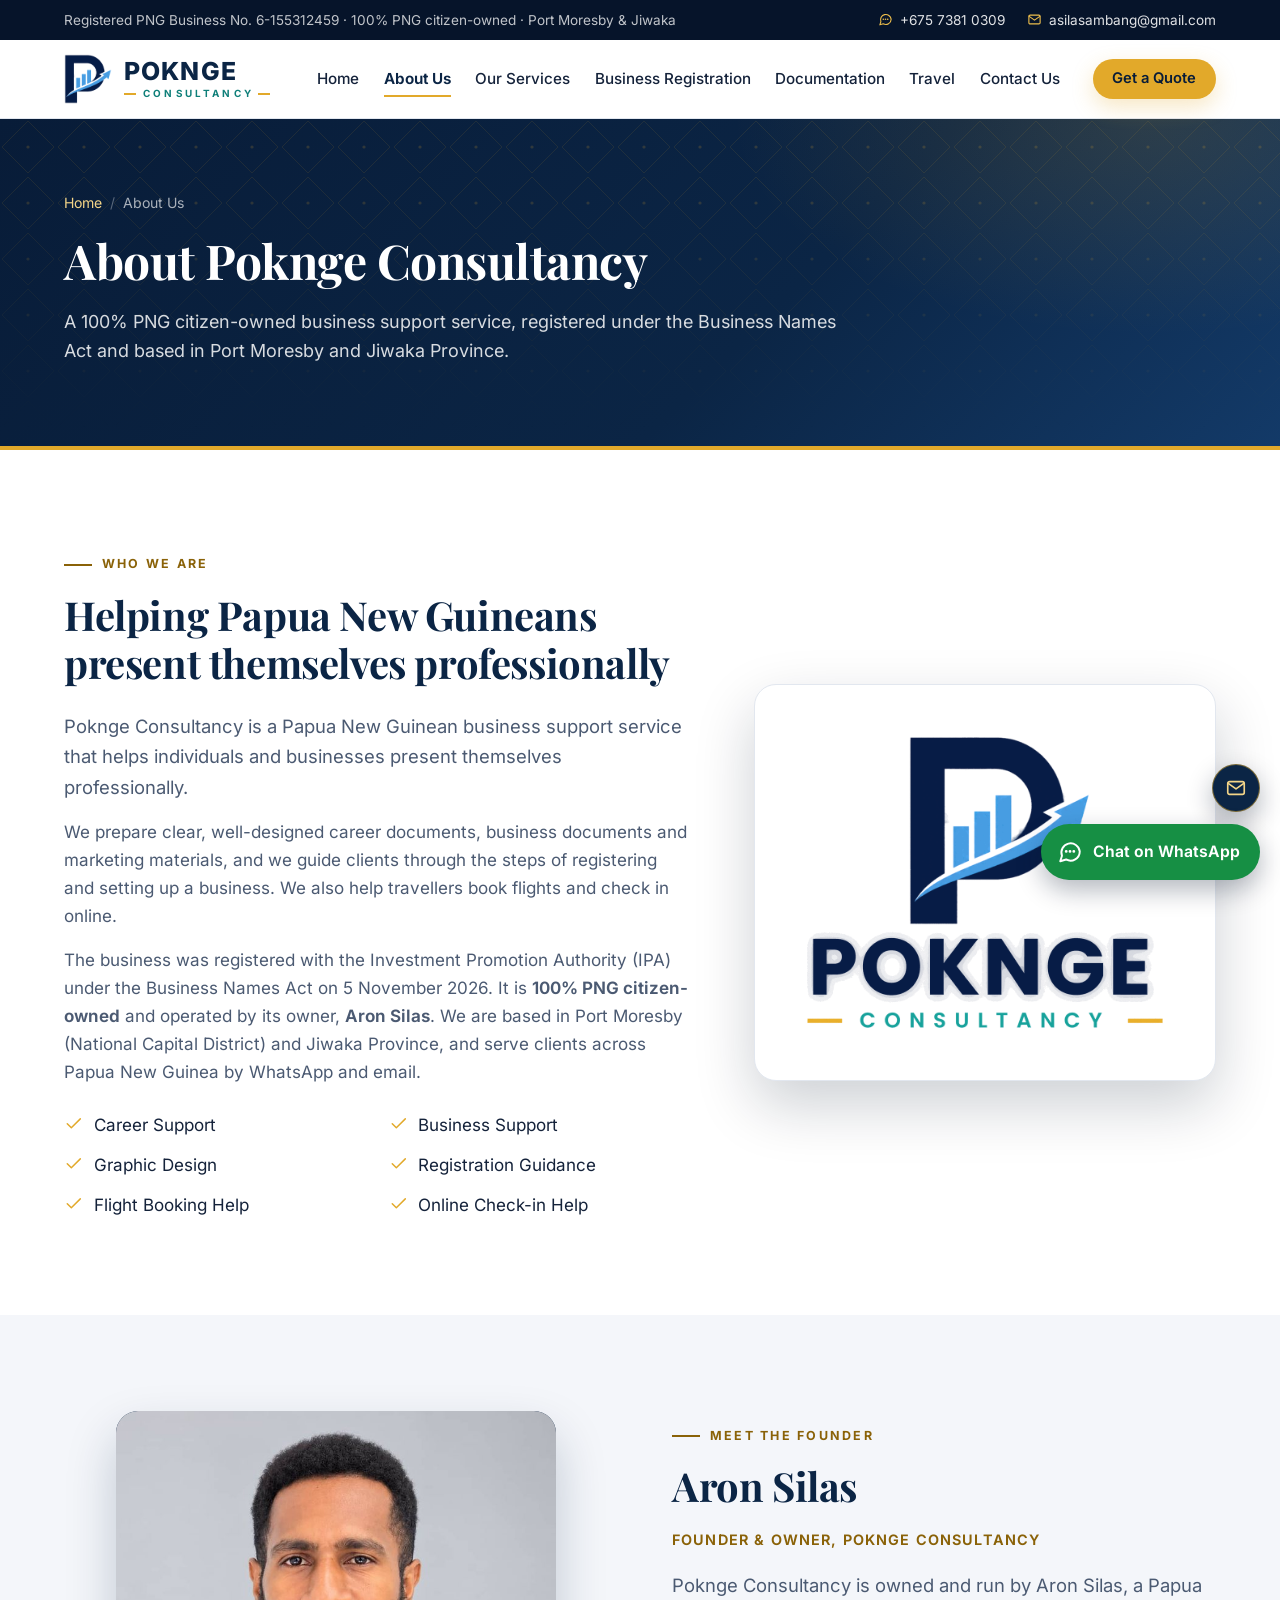
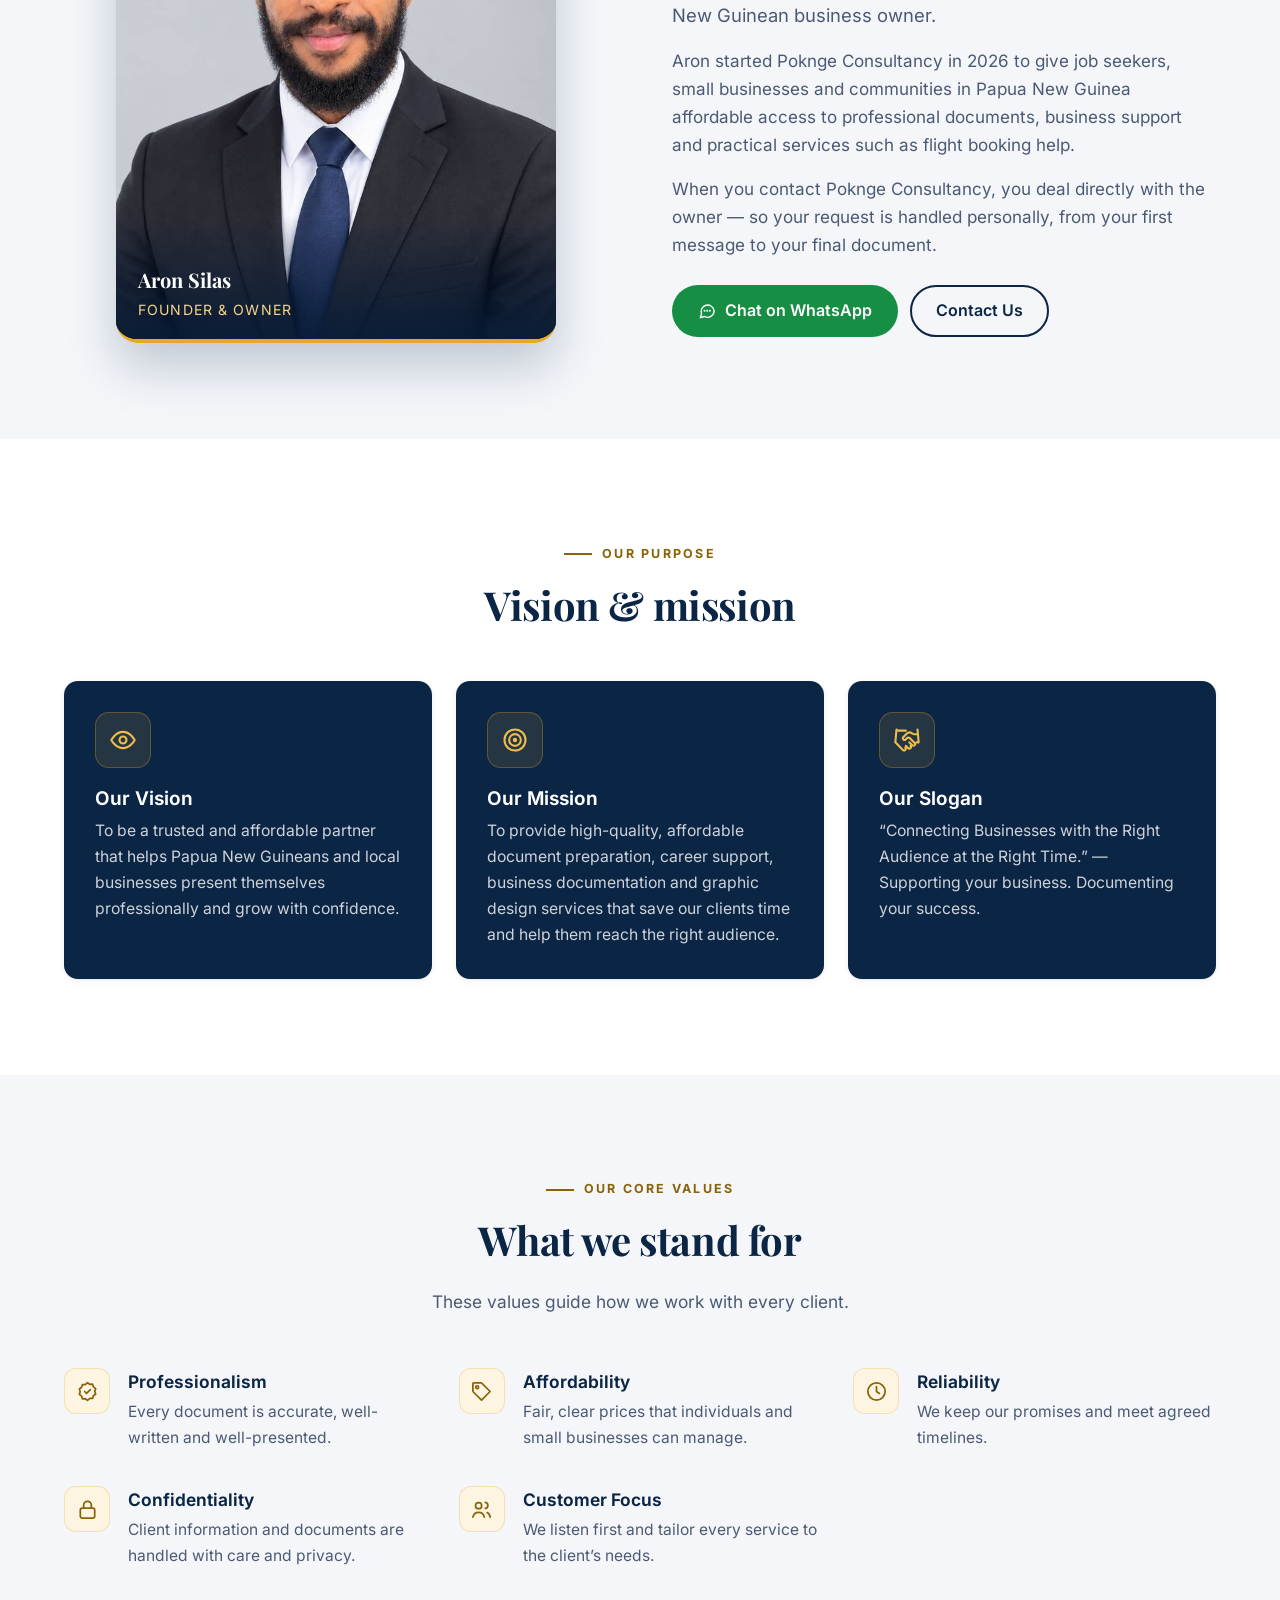
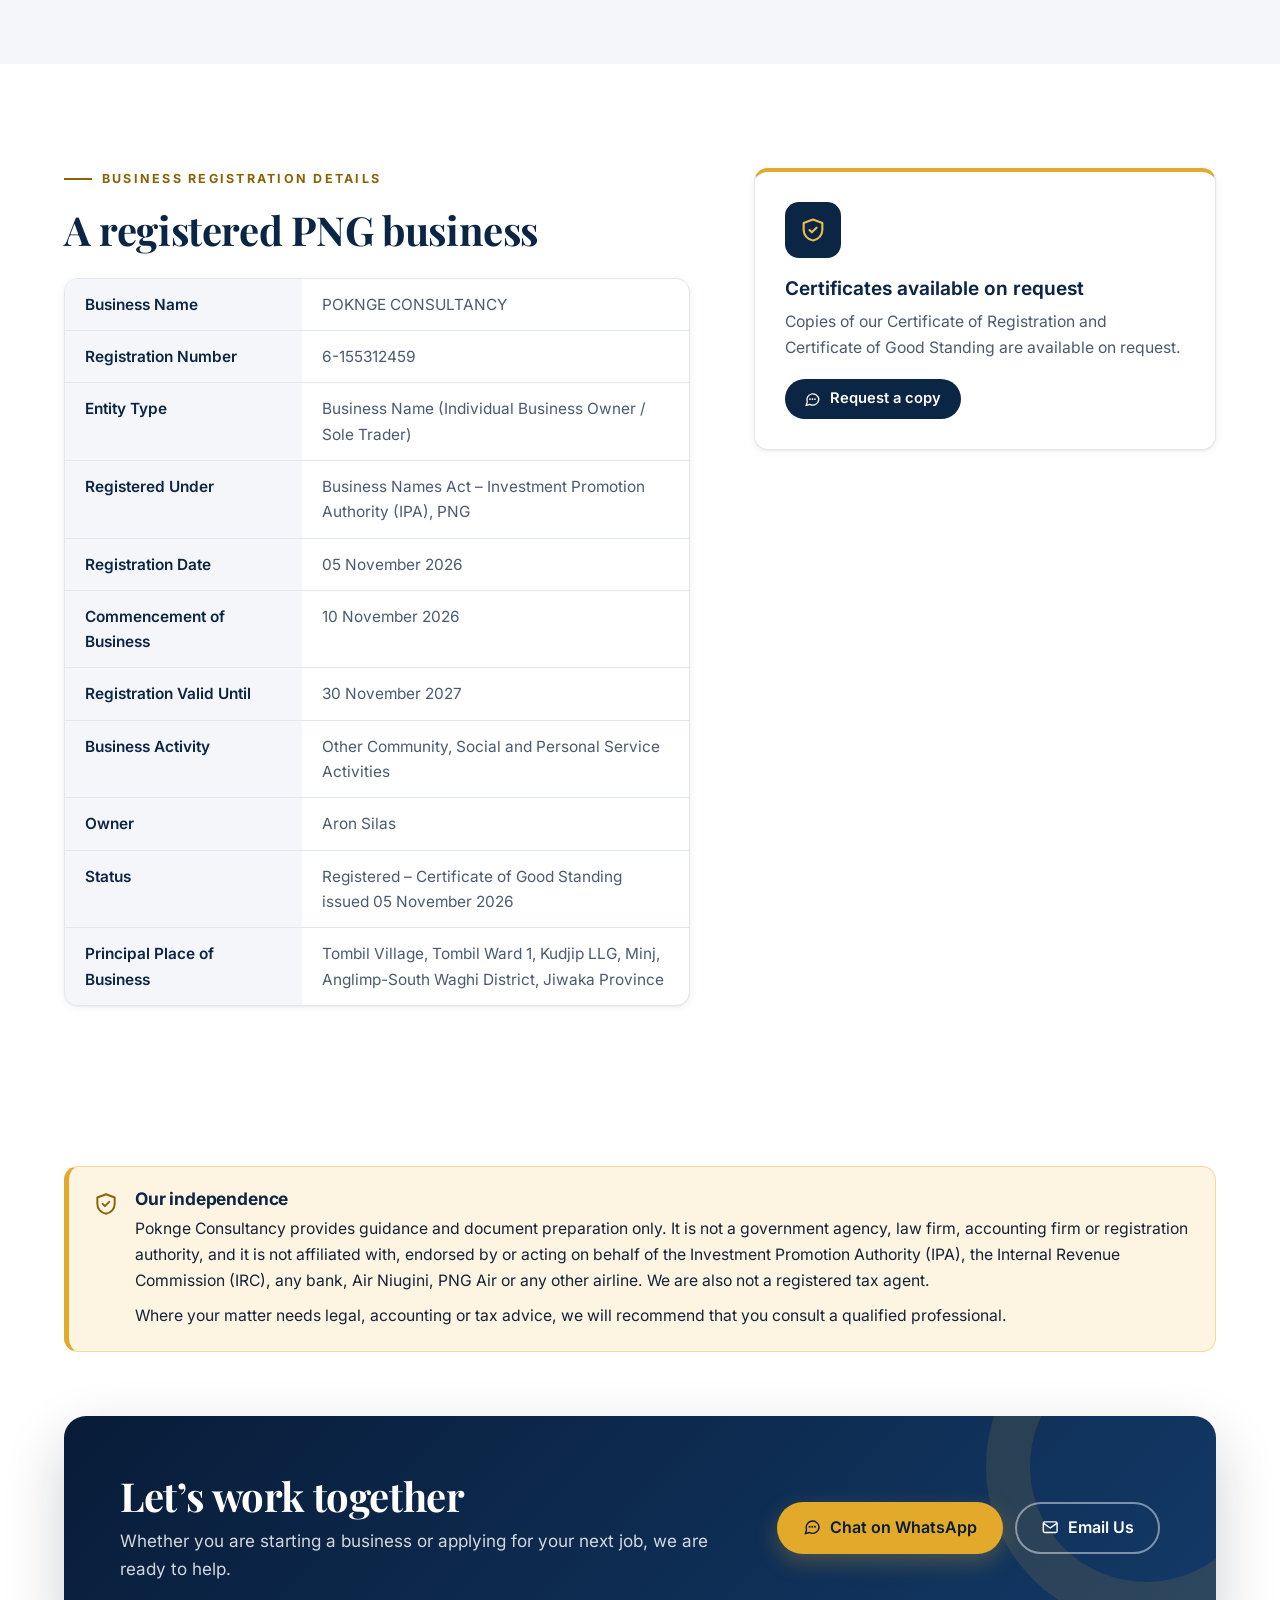
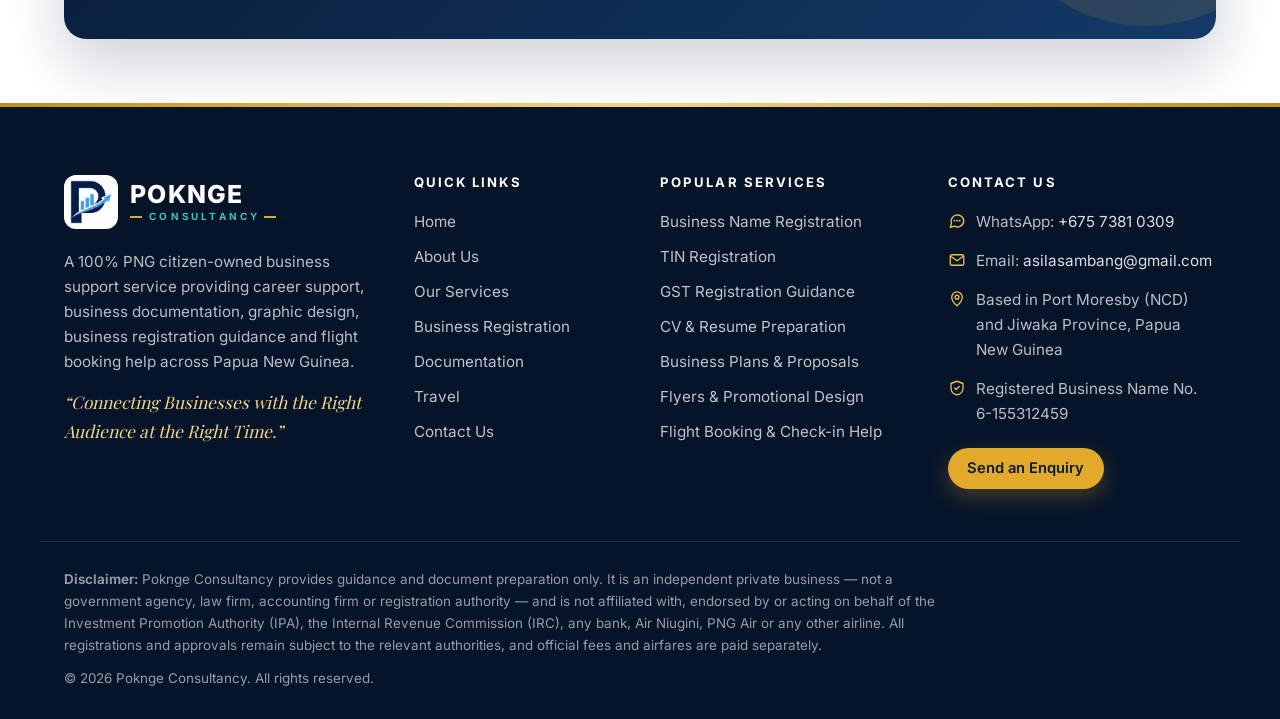
<file: about.html>
<!DOCTYPE html>
<html lang="en">
<head>
  <meta charset="utf-8">
  <meta name="viewport" content="width=device-width, initial-scale=1">
  <title>About Us | Poknge Consultancy, Papua New Guinea</title>
  <meta name="description" content="About Poknge Consultancy: a registered, 100% PNG citizen-owned business support service based in Port Moresby and Jiwaka Province, owned and run by founder Aron Silas. Vision, mission, values and business registration details.">
  <meta name="author" content="Poknge Consultancy">
  <meta name="robots" content="index, follow">
  <meta name="theme-color" content="#0B2545">
  <meta name="format-detection" content="telephone=no">

  <!-- Social media sharing (Facebook, WhatsApp, LinkedIn) -->
  <meta property="og:type" content="website">
  <meta property="og:site_name" content="Poknge Consultancy">
  <meta property="og:title" content="About Us | Poknge Consultancy, Papua New Guinea">
  <meta property="og:description" content="About Poknge Consultancy: a registered, 100% PNG citizen-owned business support service based in Port Moresby and Jiwaka Province, owned and run by founder Aron Silas. Vision, mission, values and business registration details.">
  <meta property="og:url" content="https://aronsilasambang.github.io/poknge-consultancy/about.html">
  <meta property="og:image" content="https://aronsilasambang.github.io/poknge-consultancy/og-image.jpg">
  <meta property="og:image:width" content="1200">
  <meta property="og:image:height" content="630">
  <meta name="twitter:card" content="summary_large_image">

  <link rel="canonical" href="https://aronsilasambang.github.io/poknge-consultancy/about.html">
  <link rel="icon" href="favicon-32.png" sizes="32x32" type="image/png">
  <link rel="icon" href="icon-192.png" sizes="192x192" type="image/png">
  <link rel="apple-touch-icon" href="apple-touch-icon.png">
  <link rel="preload" href="inter.woff2" as="font" type="font/woff2" crossorigin>
  <link rel="preload" href="playfair-display.woff2" as="font" type="font/woff2" crossorigin>
  <link rel="stylesheet" href="style.css">
  <script src="script.js" defer></script>
</head>
<body>
<a class="skip-link" href="#main">Skip to main content</a>

<div class="topbar">
  <div class="container topbar__inner">
    <p class="topbar__note">Registered PNG Business No. 6-155312459 &middot; 100% PNG citizen-owned &middot; Port Moresby &amp; Jiwaka</p>
    <div class="topbar__links">
      <a href="https://wa.me/67573810309?text=Hello%20Poknge%20Consultancy%2C%20I%20would%20like%20to%20enquire%20about%20your%20services." data-wa="" target="_blank" rel="noopener"><svg class="icon" viewBox="0 0 24 24" fill="none" stroke="currentColor" stroke-width="1.8" stroke-linecap="round" stroke-linejoin="round" aria-hidden="true" focusable="false"><path d="M21 11.5a8.5 8.5 0 0 1-12.6 7.4L3 20.5l1.6-5A8.5 8.5 0 1 1 21 11.5z"/><path d="M8.5 11.5h.01M12 11.5h.01M15.5 11.5h.01" stroke-width="2.6"/></svg><span data-phone-text>+675 7381 0309</span></a>
      <a href="mailto:asilasambang@gmail.com?subject=Website%20enquiry%20-%20Poknge%20Consultancy" data-mailto="Website enquiry - Poknge Consultancy"><svg class="icon" viewBox="0 0 24 24" fill="none" stroke="currentColor" stroke-width="1.8" stroke-linecap="round" stroke-linejoin="round" aria-hidden="true" focusable="false"><rect x="3" y="5" width="18" height="14" rx="2"/><path d="m3.5 7 8.5 6 8.5-6"/></svg><span data-email-text>asilasambang@gmail.com</span></a>
    </div>
  </div>
</div>

<header class="site-header">
  <div class="container header__inner">
    <a class="brand" href="index.html" aria-label="Poknge Consultancy home"><span class="brand__mark-wrap"><img class="brand__mark" src="logo-mark.png" alt="" width="48" height="50"></span><span class="brand__text"><span class="brand__name">POKNGE</span><span class="brand__sub">Consultancy</span></span></a>
    <button class="nav-toggle" type="button" aria-expanded="false" aria-controls="site-nav" aria-label="Open menu">
      <span></span><span></span><span></span>
    </button>
    <nav class="site-nav" id="site-nav" aria-label="Main navigation">
      <ul>
          <li><a href="index.html">Home</a></li>
          <li><a href="about.html" aria-current="page">About Us</a></li>
          <li><a href="services.html">Our Services</a></li>
          <li><a href="registration.html">Business Registration</a></li>
          <li><a href="documentation.html">Documentation</a></li>
          <li><a href="travel.html">Travel</a></li>
          <li><a href="contact.html">Contact Us</a></li>
      </ul>
      <a class="btn btn--gold btn--sm nav-cta" href="contact.html">Get a Quote</a>
    </nav>
  </div>
</header>

<main id="main">

<section class="page-hero pattern">
  <div class="container">
    <ol class="breadcrumb" aria-label="Breadcrumb">
      <li><a href="index.html">Home</a></li>
      <li aria-current="page">About Us</li>
    </ol>
    <h1>About Poknge Consultancy</h1>
    <p>A 100% PNG citizen-owned business support service, registered under the Business Names Act and based in Port Moresby and Jiwaka Province.</p>
  </div>
</section>


<section class="section">
  <div class="container split split--wide-text">
    <div class="reveal">
      <p class="eyebrow">Who We Are</p>
      <h2>Helping Papua New Guineans present themselves professionally</h2>
      <p class="lead">Poknge Consultancy is a Papua New Guinean business support service that helps individuals and businesses present themselves professionally.</p>
      <p class="muted">We prepare clear, well-designed career documents, business documents and marketing materials, and we guide clients through the steps of registering and setting up a business. We also help travellers book flights and check in online.</p>
      <p class="muted">The business was registered with the Investment Promotion Authority (IPA) under the Business Names Act on 5 November 2026. It is <strong>100% PNG citizen-owned</strong> and operated by its owner, <strong>Aron Silas</strong>. We are based in Port Moresby (National Capital District) and Jiwaka Province, and serve clients across Papua New Guinea by WhatsApp and email.</p>
      <ul class="check-list check-list--two" style="margin-top:24px">
        <li><svg class="icon" viewBox="0 0 24 24" fill="none" stroke="currentColor" stroke-width="1.8" stroke-linecap="round" stroke-linejoin="round" aria-hidden="true" focusable="false"><path d="M20 6 9 17l-5-5"/></svg> Career Support</li>
        <li><svg class="icon" viewBox="0 0 24 24" fill="none" stroke="currentColor" stroke-width="1.8" stroke-linecap="round" stroke-linejoin="round" aria-hidden="true" focusable="false"><path d="M20 6 9 17l-5-5"/></svg> Business Support</li>
        <li><svg class="icon" viewBox="0 0 24 24" fill="none" stroke="currentColor" stroke-width="1.8" stroke-linecap="round" stroke-linejoin="round" aria-hidden="true" focusable="false"><path d="M20 6 9 17l-5-5"/></svg> Graphic Design</li>
        <li><svg class="icon" viewBox="0 0 24 24" fill="none" stroke="currentColor" stroke-width="1.8" stroke-linecap="round" stroke-linejoin="round" aria-hidden="true" focusable="false"><path d="M20 6 9 17l-5-5"/></svg> Registration Guidance</li>
        <li><svg class="icon" viewBox="0 0 24 24" fill="none" stroke="currentColor" stroke-width="1.8" stroke-linecap="round" stroke-linejoin="round" aria-hidden="true" focusable="false"><path d="M20 6 9 17l-5-5"/></svg> Flight Booking Help</li>
        <li><svg class="icon" viewBox="0 0 24 24" fill="none" stroke="currentColor" stroke-width="1.8" stroke-linecap="round" stroke-linejoin="round" aria-hidden="true" focusable="false"><path d="M20 6 9 17l-5-5"/></svg> Online Check-in Help</li>
      </ul>
    </div>
    <div class="reveal">
      <div class="logo-card"><img src="logo.png" width="900" height="738" alt="Poknge Consultancy logo"></div>
    </div>
  </div>
</section>


<section class="section section--soft" id="founder">
  <div class="container split">
    <div class="reveal">
      <figure class="founder-photo">
        <img src="aron-silas-founder.jpg" width="720" height="865" alt="Aron Silas, Founder and Owner of Poknge Consultancy" loading="lazy">
        <figcaption><strong>Aron Silas</strong><span>Founder &amp; Owner</span></figcaption>
      </figure>
    </div>
    <div class="reveal">
      <p class="eyebrow">Meet the Founder</p>
      <h2>Aron Silas</h2>
      <p class="founder-role">Founder &amp; Owner, Poknge Consultancy</p>
      <p class="lead">Poknge Consultancy is owned and run by Aron Silas, a Papua New Guinean business owner.</p>
      <p class="muted">Aron started Poknge Consultancy in 2026 to give job seekers, small businesses and communities in Papua New Guinea affordable access to professional documents, business support and practical services such as flight booking help.</p>
      <p class="muted">When you contact Poknge Consultancy, you deal directly with the owner &mdash; so your request is handled personally, from your first message to your final document.</p>
      <div class="btn-row" style="margin-top:26px">
        <a class="btn btn--wa" href="https://wa.me/67573810309?text=Hello%20Poknge%20Consultancy%2C%20I%20would%20like%20to%20enquire%20about%20your%20services." data-wa="" target="_blank" rel="noopener"><svg class="icon" viewBox="0 0 24 24" fill="none" stroke="currentColor" stroke-width="1.8" stroke-linecap="round" stroke-linejoin="round" aria-hidden="true" focusable="false"><path d="M21 11.5a8.5 8.5 0 0 1-12.6 7.4L3 20.5l1.6-5A8.5 8.5 0 1 1 21 11.5z"/><path d="M8.5 11.5h.01M12 11.5h.01M15.5 11.5h.01" stroke-width="2.6"/></svg> Chat on WhatsApp</a>
        <a class="btn btn--outline" href="contact.html">Contact Us</a>
      </div>
    </div>
  </div>
</section>

<section class="section">
  <div class="container">
    <div class="section-head reveal">
      <p class="eyebrow">Our Purpose</p>
      <h2>Vision &amp; mission</h2>
    </div>
    <div class="grid grid-3">
      <div class="card card--navy reveal">
        <div class="icon-box icon-box--glass"><svg class="icon" viewBox="0 0 24 24" fill="none" stroke="currentColor" stroke-width="1.8" stroke-linecap="round" stroke-linejoin="round" aria-hidden="true" focusable="false"><path d="M2 12s3.6-7 10-7 10 7 10 7-3.6 7-10 7S2 12 2 12z"/><circle cx="12" cy="12" r="3"/></svg></div>
        <h3>Our Vision</h3>
        <p>To be a trusted and affordable partner that helps Papua New Guineans and local businesses present themselves professionally and grow with confidence.</p>
      </div>
      <div class="card card--navy reveal">
        <div class="icon-box icon-box--glass"><svg class="icon" viewBox="0 0 24 24" fill="none" stroke="currentColor" stroke-width="1.8" stroke-linecap="round" stroke-linejoin="round" aria-hidden="true" focusable="false"><circle cx="12" cy="12" r="9"/><circle cx="12" cy="12" r="5"/><circle cx="12" cy="12" r="1"/></svg></div>
        <h3>Our Mission</h3>
        <p>To provide high-quality, affordable document preparation, career support, business documentation and graphic design services that save our clients time and help them reach the right audience.</p>
      </div>
      <div class="card card--navy reveal">
        <div class="icon-box icon-box--glass"><svg class="icon" viewBox="0 0 24 24" fill="none" stroke="currentColor" stroke-width="1.8" stroke-linecap="round" stroke-linejoin="round" aria-hidden="true" focusable="false"><path d="m11 17 2 2a1.4 1.4 0 0 0 2-2"/><path d="m14 14 2.5 2.5a1.4 1.4 0 0 0 2-2l-3.9-3.9a2 2 0 0 0-2.8 0l-.9.9a1.4 1.4 0 0 1-2-2l2.8-2.8a3.6 3.6 0 0 1 4.6-.4l.4.3a3 3 0 0 0 2 .5H21"/><path d="m21 3 1 11h-2M3 3 2 14l6.5 6.5a1.4 1.4 0 0 0 2-2M3 4h8"/></svg></div>
        <h3>Our Slogan</h3>
        <p>&ldquo;Connecting Businesses with the Right Audience at the Right Time.&rdquo; &mdash; Supporting your business. Documenting your success.</p>
      </div>
    </div>
  </div>
</section>

<section class="section section--soft">
  <div class="container">
    <div class="section-head reveal">
      <p class="eyebrow">Our Core Values</p>
      <h2>What we stand for</h2>
      <p>These values guide how we work with every client.</p>
    </div>
    <div class="grid grid-3" style="gap:36px 32px">
      <div class="feature reveal">
        <span class="icon-box icon-box--sm"><svg class="icon" viewBox="0 0 24 24" fill="none" stroke="currentColor" stroke-width="1.8" stroke-linecap="round" stroke-linejoin="round" aria-hidden="true" focusable="false"><path d="M12 2.8l2.4 1.7 2.9-.1.9 2.8 2.3 1.8-.9 2.8.9 2.8-2.3 1.8-.9 2.8-2.9-.1L12 21.2l-2.4-1.7-2.9.1-.9-2.8-2.3-1.8.9-2.8-.9-2.8 2.3-1.8.9-2.8 2.9.1z"/><path d="m9 12 2 2 4-4"/></svg></span>
        <div><h3>Professionalism</h3><p class="muted">Every document is accurate, well-written and well-presented.</p></div>
      </div>
      <div class="feature reveal">
        <span class="icon-box icon-box--sm"><svg class="icon" viewBox="0 0 24 24" fill="none" stroke="currentColor" stroke-width="1.8" stroke-linecap="round" stroke-linejoin="round" aria-hidden="true" focusable="false"><path d="M3 12V4a1 1 0 0 1 1-1h8l9 9-9 9z"/><circle cx="7.5" cy="7.5" r="1.5"/></svg></span>
        <div><h3>Affordability</h3><p class="muted">Fair, clear prices that individuals and small businesses can manage.</p></div>
      </div>
      <div class="feature reveal">
        <span class="icon-box icon-box--sm"><svg class="icon" viewBox="0 0 24 24" fill="none" stroke="currentColor" stroke-width="1.8" stroke-linecap="round" stroke-linejoin="round" aria-hidden="true" focusable="false"><circle cx="12" cy="12" r="9"/><path d="M12 7v5l3 2"/></svg></span>
        <div><h3>Reliability</h3><p class="muted">We keep our promises and meet agreed timelines.</p></div>
      </div>
      <div class="feature reveal">
        <span class="icon-box icon-box--sm"><svg class="icon" viewBox="0 0 24 24" fill="none" stroke="currentColor" stroke-width="1.8" stroke-linecap="round" stroke-linejoin="round" aria-hidden="true" focusable="false"><rect x="4.5" y="10.5" width="15" height="10.5" rx="2"/><path d="M8 10.5V7.5a4 4 0 0 1 8 0v3"/></svg></span>
        <div><h3>Confidentiality</h3><p class="muted">Client information and documents are handled with care and privacy.</p></div>
      </div>
      <div class="feature reveal">
        <span class="icon-box icon-box--sm"><svg class="icon" viewBox="0 0 24 24" fill="none" stroke="currentColor" stroke-width="1.8" stroke-linecap="round" stroke-linejoin="round" aria-hidden="true" focusable="false"><circle cx="9" cy="8" r="3.2"/><path d="M3 20c.8-3.3 3.1-5 6-5s5.2 1.7 6 5"/><path d="M16 4.6a3.2 3.2 0 0 1 0 6.3M18 15.3c1.6.6 2.6 2.2 3 4.7"/></svg></span>
        <div><h3>Customer Focus</h3><p class="muted">We listen first and tailor every service to the client&rsquo;s needs.</p></div>
      </div>
    </div>
  </div>
</section>

<section class="section" id="registration-details">
  <div class="container split split--wide-text" style="align-items:start">
    <div class="reveal">
      <p class="eyebrow">Business Registration Details</p>
      <h2>A registered PNG business</h2>
      <div class="table-card">
        <table class="reg-table">
          <tbody><tr><th scope="row">Business Name</th><td>POKNGE CONSULTANCY</td></tr><tr><th scope="row">Registration Number</th><td>6-155312459</td></tr><tr><th scope="row">Entity Type</th><td>Business Name (Individual Business Owner / Sole Trader)</td></tr><tr><th scope="row">Registered Under</th><td>Business Names Act &ndash; Investment Promotion Authority (IPA), PNG</td></tr><tr><th scope="row">Registration Date</th><td>05 November 2026</td></tr><tr><th scope="row">Commencement of Business</th><td>10 November 2026</td></tr><tr><th scope="row">Registration Valid Until</th><td>30 November 2027</td></tr><tr><th scope="row">Business Activity</th><td>Other Community, Social and Personal Service Activities</td></tr><tr><th scope="row">Owner</th><td>Aron Silas</td></tr><tr><th scope="row">Status</th><td>Registered &ndash; Certificate of Good Standing issued 05 November 2026</td></tr><tr><th scope="row">Principal Place of Business</th><td>Tombil Village, Tombil Ward 1, Kudjip LLG, Minj, Anglimp-South Waghi District, Jiwaka Province</td></tr></tbody>
        </table>
      </div>
    </div>
    <div class="reveal">
      <div class="card card--flat card--gold-top" style="margin-top:8px">
        <div class="icon-box icon-box--navy"><svg class="icon" viewBox="0 0 24 24" fill="none" stroke="currentColor" stroke-width="1.8" stroke-linecap="round" stroke-linejoin="round" aria-hidden="true" focusable="false"><path d="M12 3l8 3v6c0 4.5-3.4 8.3-8 9-4.6-.7-8-4.5-8-9V6z"/><path d="m9 12 2 2 4-4"/></svg></div>
        <h3>Certificates available on request</h3>
        <p>Copies of our Certificate of Registration and Certificate of Good Standing are available on request.</p>
        <div class="btn-row" style="margin-top:18px">
          <a class="btn btn--navy btn--sm" href="https://wa.me/67573810309?text=Hello%20Poknge%20Consultancy%2C%20could%20you%20please%20send%20me%20a%20copy%20of%20your%20business%20registration%20certificate%3F" data-wa="Hello Poknge Consultancy, could you please send me a copy of your business registration certificate?" target="_blank" rel="noopener"><svg class="icon" viewBox="0 0 24 24" fill="none" stroke="currentColor" stroke-width="1.8" stroke-linecap="round" stroke-linejoin="round" aria-hidden="true" focusable="false"><path d="M21 11.5a8.5 8.5 0 0 1-12.6 7.4L3 20.5l1.6-5A8.5 8.5 0 1 1 21 11.5z"/><path d="M8.5 11.5h.01M12 11.5h.01M15.5 11.5h.01" stroke-width="2.6"/></svg> Request a copy</a>
        </div>
      </div>
    </div>
  </div>
</section>

<section class="section section--tight" style="padding-bottom:0">
  <div class="container">
    <div class="notice reveal">
      <svg class="icon" viewBox="0 0 24 24" fill="none" stroke="currentColor" stroke-width="1.8" stroke-linecap="round" stroke-linejoin="round" aria-hidden="true" focusable="false"><path d="M12 3l8 3v6c0 4.5-3.4 8.3-8 9-4.6-.7-8-4.5-8-9V6z"/><path d="m9 12 2 2 4-4"/></svg>
      <div>
        <h2>Our independence</h2>
        <p>Poknge Consultancy provides guidance and document preparation only. It is not a government agency, law firm, accounting firm or registration authority, and it is not affiliated with, endorsed by or acting on behalf of the Investment Promotion Authority (IPA), the Internal Revenue Commission (IRC), any bank, Air Niugini, PNG Air or any other airline. We are also not a registered tax agent.</p>
        <p>Where your matter needs legal, accounting or tax advice, we will recommend that you consult a qualified professional.</p>
      </div>
    </div>
  </div>
</section>

<section class="section section--tight">
  <div class="container">
    <div class="cta-band reveal">
      <div>
        <h2>Let&rsquo;s work together</h2>
        <p>Whether you are starting a business or applying for your next job, we are ready to help.</p>
      </div>
      <div class="btn-row">
        <a class="btn btn--gold" href="https://wa.me/67573810309?text=Hello%20Poknge%20Consultancy%2C%20I%20would%20like%20to%20enquire%20about%20your%20services." data-wa="" target="_blank" rel="noopener"><svg class="icon" viewBox="0 0 24 24" fill="none" stroke="currentColor" stroke-width="1.8" stroke-linecap="round" stroke-linejoin="round" aria-hidden="true" focusable="false"><path d="M21 11.5a8.5 8.5 0 0 1-12.6 7.4L3 20.5l1.6-5A8.5 8.5 0 1 1 21 11.5z"/><path d="M8.5 11.5h.01M12 11.5h.01M15.5 11.5h.01" stroke-width="2.6"/></svg> Chat on WhatsApp</a>
        <a class="btn btn--outline-light" href="mailto:asilasambang@gmail.com?subject=Website%20enquiry%20-%20Poknge%20Consultancy" data-mailto="Website enquiry - Poknge Consultancy"><svg class="icon" viewBox="0 0 24 24" fill="none" stroke="currentColor" stroke-width="1.8" stroke-linecap="round" stroke-linejoin="round" aria-hidden="true" focusable="false"><rect x="3" y="5" width="18" height="14" rx="2"/><path d="m3.5 7 8.5 6 8.5-6"/></svg> Email Us</a>
      </div>
    </div>
  </div>
</section>

</main>

<footer class="site-footer">
  <div class="container footer-grid">
    <div>
      <a class="brand brand--light" href="index.html" aria-label="Poknge Consultancy home"><span class="brand__mark-wrap"><img class="brand__mark" src="logo-mark.png" alt="" width="48" height="50"></span><span class="brand__text"><span class="brand__name">POKNGE</span><span class="brand__sub">Consultancy</span></span></a>
      <p class="footer-about">A 100% PNG citizen-owned business support service providing career support, business documentation, graphic design, business registration guidance and flight booking help across Papua New Guinea.</p>
      <p class="footer-tagline">&ldquo;Connecting Businesses with the Right Audience at the Right Time.&rdquo;</p>
    </div>
    <div>
      <h2>Quick Links</h2>
      <ul class="footer-links">
        <li><a href="index.html">Home</a></li>
<li><a href="about.html">About Us</a></li>
<li><a href="services.html">Our Services</a></li>
<li><a href="registration.html">Business Registration</a></li>
<li><a href="documentation.html">Documentation</a></li>
<li><a href="travel.html">Travel</a></li>
<li><a href="contact.html">Contact Us</a></li>
      </ul>
    </div>
    <div>
      <h2>Popular Services</h2>
      <ul class="footer-links">
        <li><a href="registration.html#ipa">Business Name Registration</a></li>
        <li><a href="registration.html#tin">TIN Registration</a></li>
        <li><a href="registration.html#gst">GST Registration Guidance</a></li>
        <li><a href="documentation.html#cv">CV &amp; Resume Preparation</a></li>
        <li><a href="documentation.html#plan">Business Plans &amp; Proposals</a></li>
        <li><a href="documentation.html#design">Flyers &amp; Promotional Design</a></li>
        <li><a href="travel.html">Flight Booking &amp; Check-in Help</a></li>
      </ul>
    </div>
    <div>
      <h2>Contact Us</h2>
      <ul class="footer-contact">
        <li><svg class="icon" viewBox="0 0 24 24" fill="none" stroke="currentColor" stroke-width="1.8" stroke-linecap="round" stroke-linejoin="round" aria-hidden="true" focusable="false"><path d="M21 11.5a8.5 8.5 0 0 1-12.6 7.4L3 20.5l1.6-5A8.5 8.5 0 1 1 21 11.5z"/><path d="M8.5 11.5h.01M12 11.5h.01M15.5 11.5h.01" stroke-width="2.6"/></svg><span>WhatsApp: <a href="https://wa.me/67573810309?text=Hello%20Poknge%20Consultancy%2C%20I%20would%20like%20to%20enquire%20about%20your%20services." data-wa="" target="_blank" rel="noopener"><span data-phone-text>+675 7381 0309</span></a></span></li>
        <li><svg class="icon" viewBox="0 0 24 24" fill="none" stroke="currentColor" stroke-width="1.8" stroke-linecap="round" stroke-linejoin="round" aria-hidden="true" focusable="false"><rect x="3" y="5" width="18" height="14" rx="2"/><path d="m3.5 7 8.5 6 8.5-6"/></svg><span>Email: <a href="mailto:asilasambang@gmail.com?subject=Website%20enquiry%20-%20Poknge%20Consultancy" data-mailto="Website enquiry - Poknge Consultancy"><span data-email-text>asilasambang@gmail.com</span></a></span></li>
        <li><svg class="icon" viewBox="0 0 24 24" fill="none" stroke="currentColor" stroke-width="1.8" stroke-linecap="round" stroke-linejoin="round" aria-hidden="true" focusable="false"><path d="M12 21s-7-6.1-7-11.5a7 7 0 0 1 14 0C19 14.9 12 21 12 21z"/><circle cx="12" cy="9.5" r="2.5"/></svg><span>Based in Port Moresby (NCD)<br>and Jiwaka Province, Papua New Guinea</span></li>
        <li><svg class="icon" viewBox="0 0 24 24" fill="none" stroke="currentColor" stroke-width="1.8" stroke-linecap="round" stroke-linejoin="round" aria-hidden="true" focusable="false"><path d="M12 3l8 3v6c0 4.5-3.4 8.3-8 9-4.6-.7-8-4.5-8-9V6z"/><path d="m9 12 2 2 4-4"/></svg><span>Registered Business Name No. 6-155312459</span></li>
      </ul>
      <div class="btn-row" style="margin-top:22px">
        <a class="btn btn--gold btn--sm" href="contact.html">Send an Enquiry</a>
      </div>
    </div>
  </div>
  <div class="container footer-bottom">
    <p class="footer-disclaimer"><strong>Disclaimer:</strong> Poknge Consultancy provides guidance and document preparation only. It is an independent private business &mdash; not a government agency, law firm, accounting firm or registration authority &mdash; and is not affiliated with, endorsed by or acting on behalf of the Investment Promotion Authority (IPA), the Internal Revenue Commission (IRC), any bank, Air Niugini, PNG Air or any other airline. All registrations and approvals remain subject to the relevant authorities, and official fees and airfares are paid separately.</p>
    <p>&copy; <span data-year>2026</span> Poknge Consultancy. All rights reserved.</p>
  </div>
</footer>

<div class="float-contact">
  <a class="float-btn float-btn--email" href="mailto:asilasambang@gmail.com?subject=Website%20enquiry%20-%20Poknge%20Consultancy" data-mailto="Website enquiry - Poknge Consultancy" aria-label="Email Poknge Consultancy"><svg class="icon" viewBox="0 0 24 24" fill="none" stroke="currentColor" stroke-width="1.8" stroke-linecap="round" stroke-linejoin="round" aria-hidden="true" focusable="false"><rect x="3" y="5" width="18" height="14" rx="2"/><path d="m3.5 7 8.5 6 8.5-6"/></svg></a>
  <a class="float-btn float-btn--wa" href="https://wa.me/67573810309?text=Hello%20Poknge%20Consultancy%2C%20I%20would%20like%20to%20enquire%20about%20your%20services." data-wa="" target="_blank" rel="noopener" aria-label="Chat with Poknge Consultancy on WhatsApp"><svg class="icon" viewBox="0 0 24 24" fill="none" stroke="currentColor" stroke-width="1.8" stroke-linecap="round" stroke-linejoin="round" aria-hidden="true" focusable="false"><path d="M21 11.5a8.5 8.5 0 0 1-12.6 7.4L3 20.5l1.6-5A8.5 8.5 0 1 1 21 11.5z"/><path d="M8.5 11.5h.01M12 11.5h.01M15.5 11.5h.01" stroke-width="2.6"/></svg><span class="float-btn__label">Chat on WhatsApp</span></a>
</div>
</body>
</html>
</file>
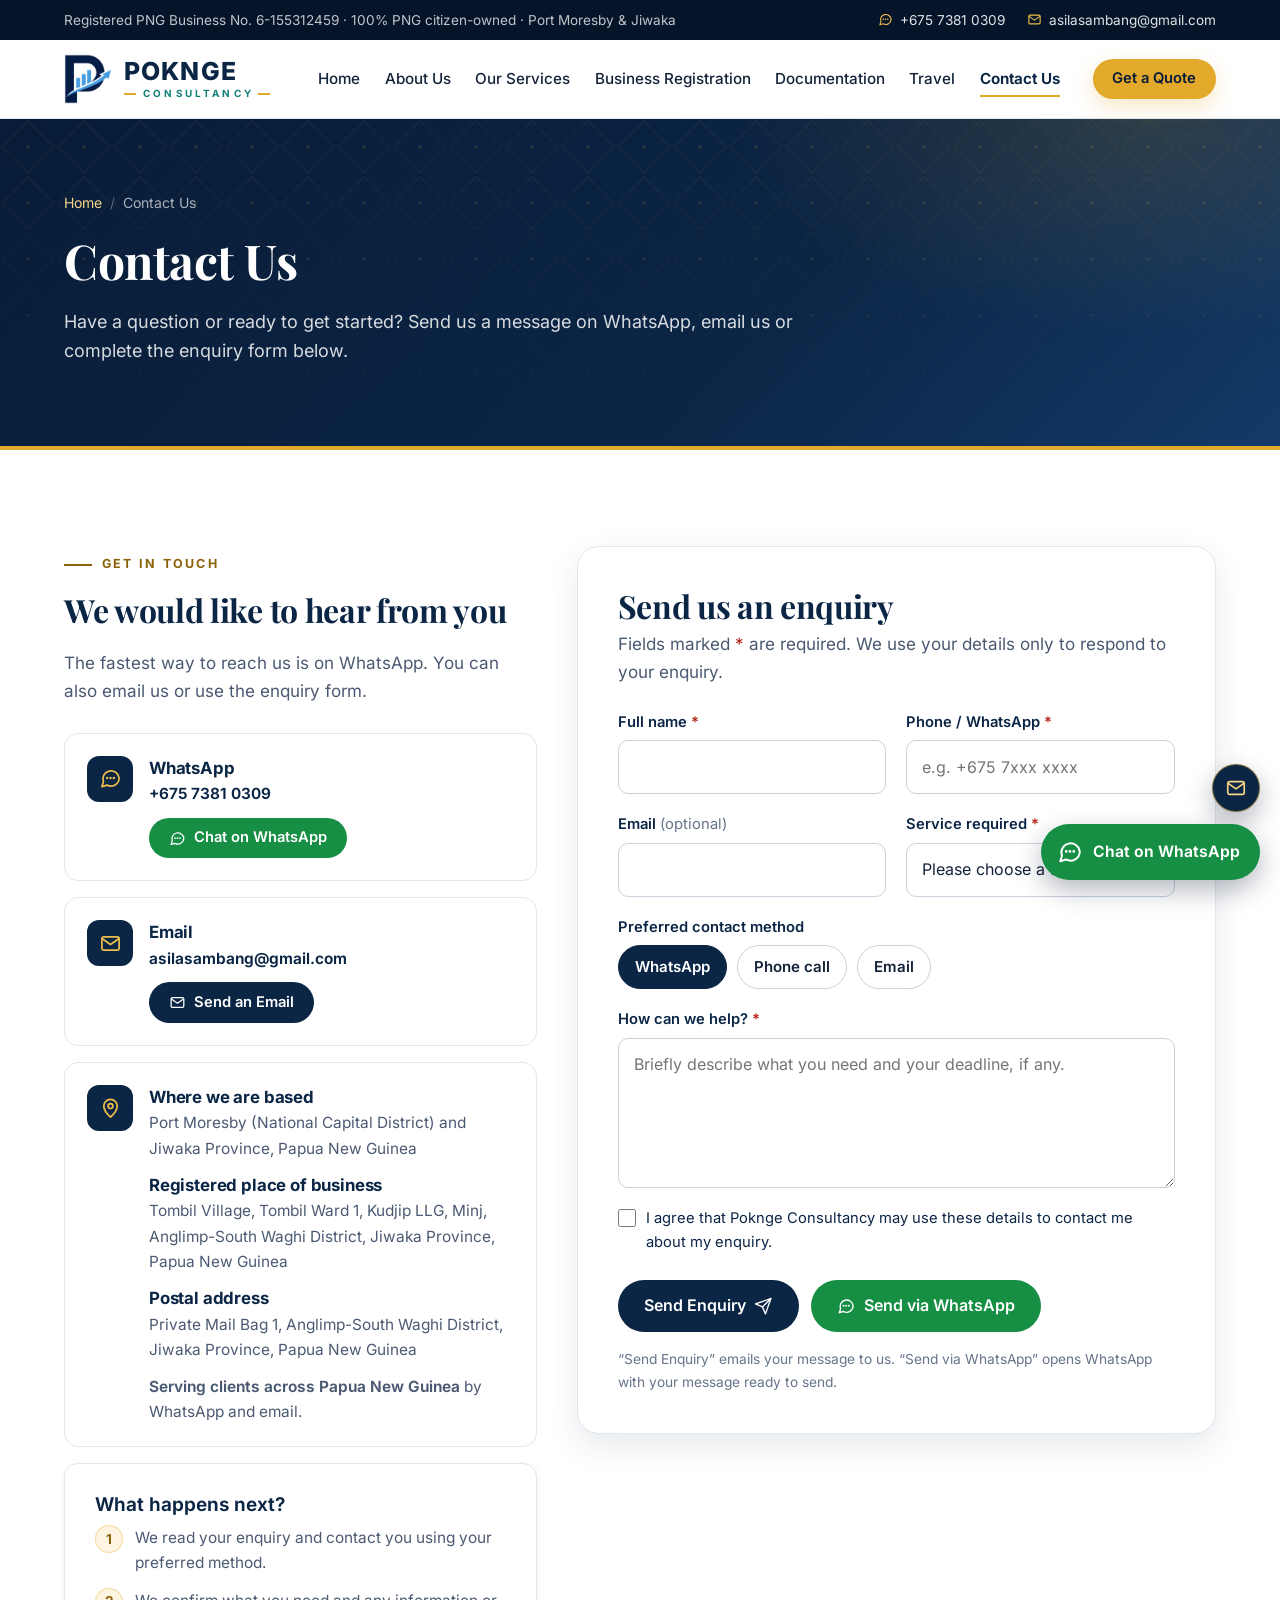
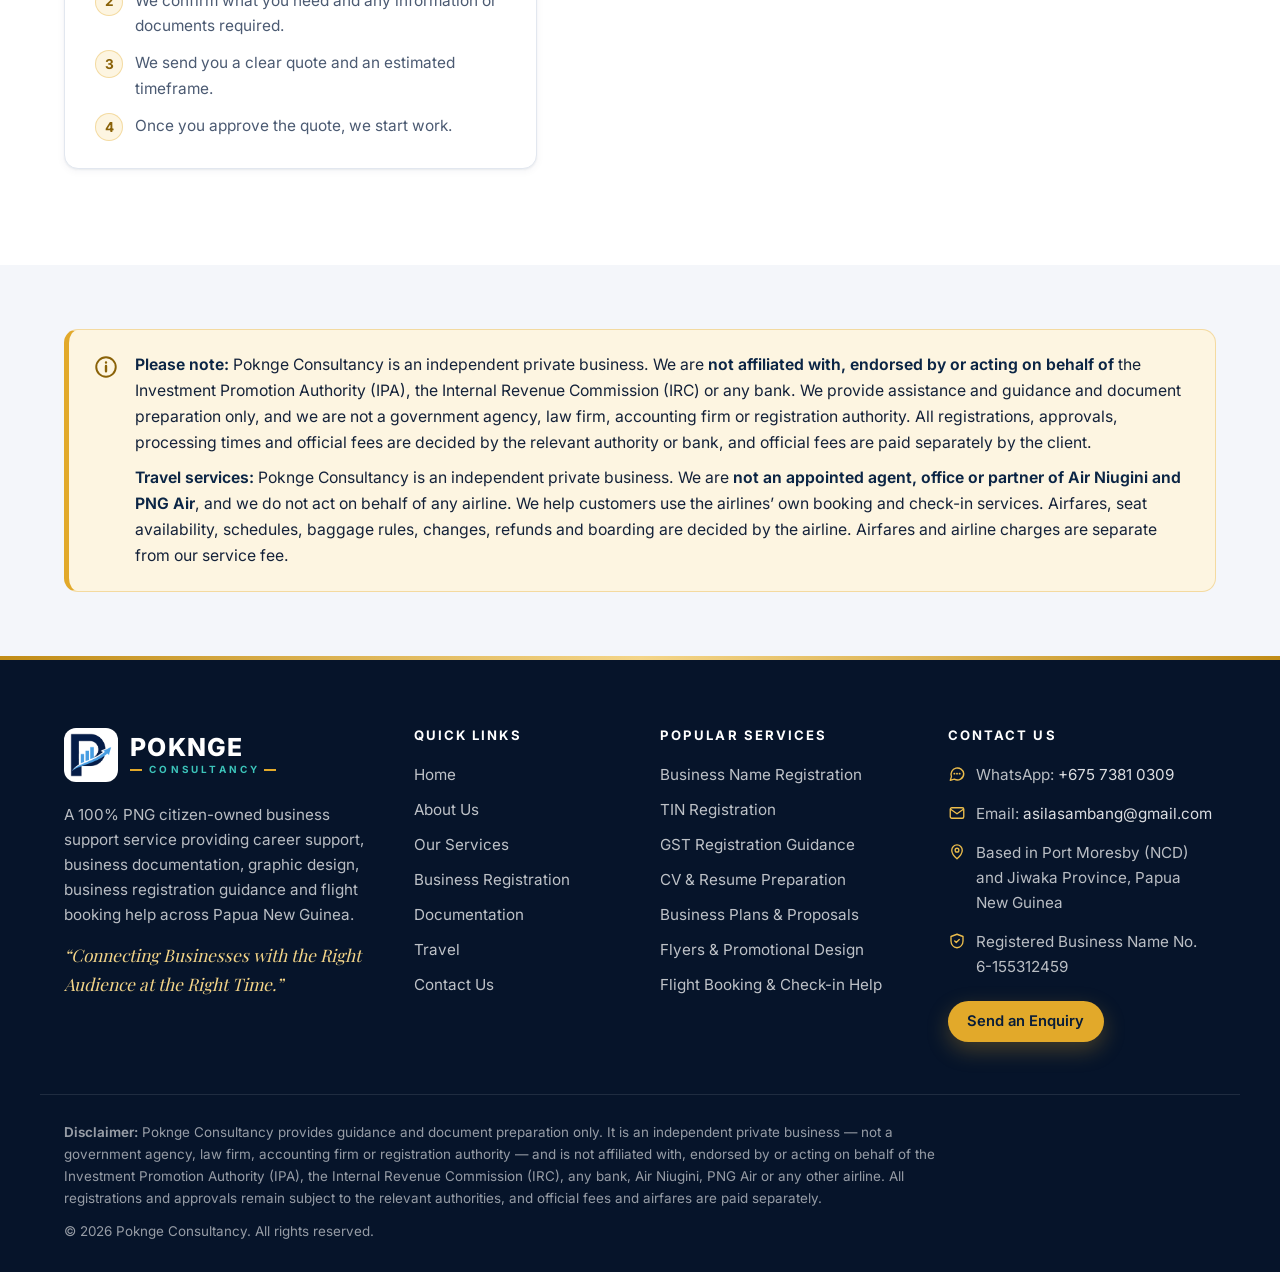
<file: contact.html>
<!DOCTYPE html>
<html lang="en">
<head>
  <meta charset="utf-8">
  <meta name="viewport" content="width=device-width, initial-scale=1">
  <title>Contact Us | Poknge Consultancy, Papua New Guinea</title>
  <meta name="description" content="Contact Poknge Consultancy on WhatsApp +675 7381 0309, by phone on +675 8279 4563, by email or with our online form. Based in Port Moresby and Jiwaka Province, serving clients across Papua New Guinea.">
  <meta name="author" content="Poknge Consultancy">
  <meta name="robots" content="index, follow">
  <meta name="theme-color" content="#0B2545">
  <meta name="format-detection" content="telephone=no">

  <!-- Social media sharing (Facebook, WhatsApp, LinkedIn) -->
  <meta property="og:type" content="website">
  <meta property="og:site_name" content="Poknge Consultancy">
  <meta property="og:title" content="Contact Us | Poknge Consultancy, Papua New Guinea">
  <meta property="og:description" content="Contact Poknge Consultancy on WhatsApp +675 7381 0309, by phone on +675 8279 4563, by email or with our online form. Based in Port Moresby and Jiwaka Province, serving clients across Papua New Guinea.">
  <meta property="og:url" content="https://aronsilasambang.github.io/poknge-consultancy/contact.html">
  <meta property="og:image" content="https://aronsilasambang.github.io/poknge-consultancy/og-image.jpg">
  <meta property="og:image:width" content="1200">
  <meta property="og:image:height" content="630">
  <meta name="twitter:card" content="summary_large_image">

  <link rel="canonical" href="https://aronsilasambang.github.io/poknge-consultancy/contact.html">
  <link rel="icon" href="favicon-32.png" sizes="32x32" type="image/png">
  <link rel="icon" href="icon-192.png" sizes="192x192" type="image/png">
  <link rel="apple-touch-icon" href="apple-touch-icon.png">
  <link rel="preload" href="inter.woff2" as="font" type="font/woff2" crossorigin>
  <link rel="preload" href="playfair-display.woff2" as="font" type="font/woff2" crossorigin>
  <link rel="stylesheet" href="style.css">
  <script src="script.js" defer></script>
</head>
<body>
<a class="skip-link" href="#main">Skip to main content</a>

<div class="topbar">
  <div class="container topbar__inner">
    <p class="topbar__note">Registered PNG Business No. 6-155312459 &middot; 100% PNG citizen-owned &middot; Port Moresby &amp; Jiwaka</p>
    <div class="topbar__links">
      <a href="https://wa.me/67573810309?text=Hello%20Poknge%20Consultancy%2C%20I%20would%20like%20to%20enquire%20about%20your%20services." data-wa="" target="_blank" rel="noopener"><svg class="icon" viewBox="0 0 24 24" fill="none" stroke="currentColor" stroke-width="1.8" stroke-linecap="round" stroke-linejoin="round" aria-hidden="true" focusable="false"><path d="M21 11.5a8.5 8.5 0 0 1-12.6 7.4L3 20.5l1.6-5A8.5 8.5 0 1 1 21 11.5z"/><path d="M8.5 11.5h.01M12 11.5h.01M15.5 11.5h.01" stroke-width="2.6"/></svg><span data-phone-text>+675 7381 0309</span></a>
      <a href="mailto:asilasambang@gmail.com?subject=Website%20enquiry%20-%20Poknge%20Consultancy" data-mailto="Website enquiry - Poknge Consultancy"><svg class="icon" viewBox="0 0 24 24" fill="none" stroke="currentColor" stroke-width="1.8" stroke-linecap="round" stroke-linejoin="round" aria-hidden="true" focusable="false"><rect x="3" y="5" width="18" height="14" rx="2"/><path d="m3.5 7 8.5 6 8.5-6"/></svg><span data-email-text>asilasambang@gmail.com</span></a>
    </div>
  </div>
</div>

<header class="site-header">
  <div class="container header__inner">
    <a class="brand" href="index.html" aria-label="Poknge Consultancy home"><span class="brand__mark-wrap"><img class="brand__mark" src="logo-mark.png" alt="" width="48" height="50"></span><span class="brand__text"><span class="brand__name">POKNGE</span><span class="brand__sub">Consultancy</span></span></a>
    <button class="nav-toggle" type="button" aria-expanded="false" aria-controls="site-nav" aria-label="Open menu">
      <span></span><span></span><span></span>
    </button>
    <nav class="site-nav" id="site-nav" aria-label="Main navigation">
      <ul>
          <li><a href="index.html">Home</a></li>
          <li><a href="about.html">About Us</a></li>
          <li><a href="services.html">Our Services</a></li>
          <li><a href="registration.html">Business Registration</a></li>
          <li><a href="documentation.html">Documentation</a></li>
          <li><a href="travel.html">Travel</a></li>
          <li><a href="contact.html" aria-current="page">Contact Us</a></li>
      </ul>
      <a class="btn btn--gold btn--sm nav-cta" href="contact.html">Get a Quote</a>
    </nav>
  </div>
</header>

<main id="main">

<section class="page-hero pattern">
  <div class="container">
    <ol class="breadcrumb" aria-label="Breadcrumb">
      <li><a href="index.html">Home</a></li>
      <li aria-current="page">Contact Us</li>
    </ol>
    <h1>Contact Us</h1>
    <p>Have a question or ready to get started? Send us a message on WhatsApp, email us or complete the enquiry form below.</p>
  </div>
</section>


<section class="section">
  <div class="container contact-grid">
    <div>
      <p class="eyebrow">Get In Touch</p>
      <h2 style="font-size:clamp(1.6rem,2.6vw,2rem)">We would like to hear from you</h2>
      <p class="muted" style="margin-bottom:28px">The fastest way to reach us is on WhatsApp. You can also email us or use the enquiry form.</p>

      <div class="contact-card">
        <span class="icon-box icon-box--sm icon-box--navy"><svg class="icon" viewBox="0 0 24 24" fill="none" stroke="currentColor" stroke-width="1.8" stroke-linecap="round" stroke-linejoin="round" aria-hidden="true" focusable="false"><path d="M21 11.5a8.5 8.5 0 0 1-12.6 7.4L3 20.5l1.6-5A8.5 8.5 0 1 1 21 11.5z"/><path d="M8.5 11.5h.01M12 11.5h.01M15.5 11.5h.01" stroke-width="2.6"/></svg></span>
        <div>
          <h2>WhatsApp</h2>
          <p><a class="value" href="https://wa.me/67573810309?text=Hello%20Poknge%20Consultancy%2C%20I%20would%20like%20to%20enquire%20about%20your%20services." data-wa="" target="_blank" rel="noopener"><span data-phone-text>+675 7381 0309</span></a></p>
          <a class="btn btn--wa btn--sm" href="https://wa.me/67573810309?text=Hello%20Poknge%20Consultancy%2C%20I%20would%20like%20to%20enquire%20about%20your%20services." data-wa="" target="_blank" rel="noopener"><svg class="icon" viewBox="0 0 24 24" fill="none" stroke="currentColor" stroke-width="1.8" stroke-linecap="round" stroke-linejoin="round" aria-hidden="true" focusable="false"><path d="M21 11.5a8.5 8.5 0 0 1-12.6 7.4L3 20.5l1.6-5A8.5 8.5 0 1 1 21 11.5z"/><path d="M8.5 11.5h.01M12 11.5h.01M15.5 11.5h.01" stroke-width="2.6"/></svg> Chat on WhatsApp</a>
        </div>
      </div>

      <div class="contact-card">
        <span class="icon-box icon-box--sm icon-box--navy"><svg class="icon" viewBox="0 0 24 24" fill="none" stroke="currentColor" stroke-width="1.8" stroke-linecap="round" stroke-linejoin="round" aria-hidden="true" focusable="false"><rect x="3" y="5" width="18" height="14" rx="2"/><path d="m3.5 7 8.5 6 8.5-6"/></svg></span>
        <div>
          <h2>Email</h2>
          <p><a class="value" href="mailto:asilasambang@gmail.com?subject=Website%20enquiry%20-%20Poknge%20Consultancy" data-mailto="Website enquiry - Poknge Consultancy"><span data-email-text>asilasambang@gmail.com</span></a></p>
          <a class="btn btn--navy btn--sm" href="mailto:asilasambang@gmail.com?subject=Website%20enquiry%20-%20Poknge%20Consultancy" data-mailto="Website enquiry - Poknge Consultancy"><svg class="icon" viewBox="0 0 24 24" fill="none" stroke="currentColor" stroke-width="1.8" stroke-linecap="round" stroke-linejoin="round" aria-hidden="true" focusable="false"><rect x="3" y="5" width="18" height="14" rx="2"/><path d="m3.5 7 8.5 6 8.5-6"/></svg> Send an Email</a>
        </div>
      </div>

      <div class="contact-card">
        <span class="icon-box icon-box--sm icon-box--navy"><svg class="icon" viewBox="0 0 24 24" fill="none" stroke="currentColor" stroke-width="1.8" stroke-linecap="round" stroke-linejoin="round" aria-hidden="true" focusable="false"><path d="M12 21s-7-6.1-7-11.5a7 7 0 0 1 14 0C19 14.9 12 21 12 21z"/><circle cx="12" cy="9.5" r="2.5"/></svg></span>
        <div>
          <h2>Where we are based</h2>
          <p>Port Moresby (National Capital District) and Jiwaka Province, Papua New Guinea</p>
          <h2 style="margin-top:14px">Registered place of business</h2>
          <p>Tombil Village, Tombil Ward 1, Kudjip LLG, Minj, Anglimp-South Waghi District, Jiwaka Province, Papua New Guinea</p>
          <h2 style="margin-top:14px">Postal address</h2>
          <p>Private Mail Bag 1, Anglimp-South Waghi District, Jiwaka Province, Papua New Guinea</p>
          <p style="margin:0"><strong>Serving clients across Papua New Guinea</strong> by WhatsApp and email.</p>
        </div>
      </div>

      <div class="card card--flat" style="margin-top:8px">
        <h3>What happens next?</h3>
        <ol class="next-steps">
          <li>We read your enquiry and contact you using your preferred method.</li>
          <li>We confirm what you need and any information or documents required.</li>
          <li>We send you a clear quote and an estimated timeframe.</li>
          <li>Once you approve the quote, we start work.</li>
        </ol>
      </div>
    </div>

    <div class="form-card" id="enquiry">
      <h2>Send us an enquiry</h2>
      <p>Fields marked <span class="req">*</span> are required. We use your details only to respond to your enquiry.</p>

      <form id="enquiry-form" action="https://formsubmit.co/asilasambang@gmail.com" method="POST">
        <!-- FormSubmit settings (free email form service) -->
        <input type="hidden" name="_subject" value="New website enquiry - Poknge Consultancy">
        <input type="hidden" name="_template" value="table">
        <div class="hp-field" aria-hidden="true">
          <label for="hp">Leave this field empty</label>
          <input type="text" id="hp" name="_honey" tabindex="-1" autocomplete="off">
        </div>

        <div class="form-grid">
          <div class="form-field">
            <label for="name">Full name <span class="req">*</span></label>
            <input type="text" id="name" name="name" autocomplete="name" required>
            <span class="field-error" aria-live="polite"></span>
          </div>
          <div class="form-field">
            <label for="phone">Phone / WhatsApp <span class="req">*</span></label>
            <input type="tel" id="phone" name="phone" autocomplete="tel" placeholder="e.g. +675 7xxx xxxx" required>
            <span class="field-error" aria-live="polite"></span>
          </div>
          <div class="form-field">
            <label for="email">Email <span class="hint">(optional)</span></label>
            <input type="email" id="email" name="email" autocomplete="email">
            <span class="field-error" aria-live="polite"></span>
          </div>
          <div class="form-field">
            <label for="service">Service required <span class="req">*</span></label>
            <select id="service" name="service" required>
              <option value="">Please choose a service&hellip;</option>
<optgroup label="Business Registration Guidance">
<option value="ipa">IPA Business Name Registration &amp; Renewal</option>
<option value="tin">IRC TIN Registration</option>
<option value="gst">GST Registration Guidance</option>
<option value="bank">Business Account Opening Guidance</option>
</optgroup>
<optgroup label="Career &amp; Employment Support">
<option value="cv">CV &amp; Resume Preparation</option>
<option value="cover">Cover Letters &amp; Employment Applications</option>
<option value="eoi">Expressions of Interest (EOI)</option>
</optgroup>
<optgroup label="Business Documentation">
<option value="plan">Business Plans &amp; Project Proposals</option>
<option value="profile">Company Profiles</option>
<option value="letters">Professional Letters &amp; Reports</option>
<option value="admin">Business Documentation &amp; Administrative Support</option>
</optgroup>
<optgroup label="Graphic Design &amp; Advertising">
<option value="design">Canva Business Flyers &amp; Promotional Designs</option>
</optgroup>
<optgroup label="Travel Services">
<option value="flight">Flight Booking Help</option>
<option value="checkin">Online Check-in Help</option>
</optgroup>
<optgroup label="Other"><option value="other">Other / not sure yet</option></optgroup>
            </select>
            <span class="field-error" aria-live="polite"></span>
          </div>
          <fieldset class="form-field form-field--full">
            <legend>Preferred contact method</legend>
            <div class="radio-row" style="margin-top:6px">
              <label class="radio-pill"><input type="radio" name="contact_method" value="WhatsApp" checked><span>WhatsApp</span></label>
              <label class="radio-pill"><input type="radio" name="contact_method" value="Phone call"><span>Phone call</span></label>
              <label class="radio-pill"><input type="radio" name="contact_method" value="Email"><span>Email</span></label>
            </div>
          </fieldset>
          <div class="form-field form-field--full">
            <label for="message">How can we help? <span class="req">*</span></label>
            <textarea id="message" name="message" placeholder="Briefly describe what you need and your deadline, if any." required></textarea>
            <span class="field-error" aria-live="polite"></span>
          </div>
          <div class="form-field form-field--full">
            <label class="checkbox"><input type="checkbox" id="consent" name="consent" value="Yes" required> <span>I agree that Poknge Consultancy may use these details to contact me about my enquiry.</span></label>
            <span class="field-error" aria-live="polite"></span>
          </div>
        </div>

        <div class="form-actions">
          <button class="btn btn--navy" type="submit"><span class="spinner" aria-hidden="true"></span><span class="btn-label">Send Enquiry</span> <svg class="icon" viewBox="0 0 24 24" fill="none" stroke="currentColor" stroke-width="1.8" stroke-linecap="round" stroke-linejoin="round" aria-hidden="true" focusable="false"><path d="M22 2 11 13"/><path d="M22 2 15 22l-4-9-9-4z"/></svg></button>
          <a class="btn btn--wa" id="send-whatsapp" href="https://wa.me/67573810309?text=Hello%20Poknge%20Consultancy%2C%20I%20would%20like%20to%20enquire%20about%20your%20services." target="_blank" rel="noopener"><svg class="icon" viewBox="0 0 24 24" fill="none" stroke="currentColor" stroke-width="1.8" stroke-linecap="round" stroke-linejoin="round" aria-hidden="true" focusable="false"><path d="M21 11.5a8.5 8.5 0 0 1-12.6 7.4L3 20.5l1.6-5A8.5 8.5 0 1 1 21 11.5z"/><path d="M8.5 11.5h.01M12 11.5h.01M15.5 11.5h.01" stroke-width="2.6"/></svg> Send via WhatsApp</a>
        </div>
        <div id="form-status" class="form-status" role="status" aria-live="polite"></div>
        <p class="form-note">&ldquo;Send Enquiry&rdquo; emails your message to us. &ldquo;Send via WhatsApp&rdquo; opens WhatsApp with your message ready to send.</p>
      </form>
    </div>
  </div>
</section>

<section class="section section--soft section--tight">
  <div class="container">
    <div class="notice reveal">
      <svg class="icon" viewBox="0 0 24 24" fill="none" stroke="currentColor" stroke-width="1.8" stroke-linecap="round" stroke-linejoin="round" aria-hidden="true" focusable="false"><circle cx="12" cy="12" r="9"/><path d="M12 11v5M12 7.8h.01" stroke-width="2.2"/></svg>
      <div>
        <p><strong>Please note:</strong> Poknge Consultancy is an independent private business. We are <strong>not affiliated with, endorsed by or acting on behalf of</strong> the Investment Promotion Authority (IPA), the Internal Revenue Commission (IRC) or any bank. We provide assistance and guidance and document preparation only, and we are not a government agency, law firm, accounting firm or registration authority. All registrations, approvals, processing times and official fees are decided by the relevant authority or bank, and official fees are paid separately by the client.</p>
        <p><strong>Travel services:</strong> Poknge Consultancy is an independent private business. We are <strong>not an appointed agent, office or partner of Air Niugini and PNG Air</strong>, and we do not act on behalf of any airline. We help customers use the airlines&rsquo; own booking and check-in services. Airfares, seat availability, schedules, baggage rules, changes, refunds and boarding are decided by the airline. Airfares and airline charges are separate from our service fee.</p>
      </div>
    </div>
  </div>
</section>
</main>

<footer class="site-footer">
  <div class="container footer-grid">
    <div>
      <a class="brand brand--light" href="index.html" aria-label="Poknge Consultancy home"><span class="brand__mark-wrap"><img class="brand__mark" src="logo-mark.png" alt="" width="48" height="50"></span><span class="brand__text"><span class="brand__name">POKNGE</span><span class="brand__sub">Consultancy</span></span></a>
      <p class="footer-about">A 100% PNG citizen-owned business support service providing career support, business documentation, graphic design, business registration guidance and flight booking help across Papua New Guinea.</p>
      <p class="footer-tagline">&ldquo;Connecting Businesses with the Right Audience at the Right Time.&rdquo;</p>
    </div>
    <div>
      <h2>Quick Links</h2>
      <ul class="footer-links">
        <li><a href="index.html">Home</a></li>
<li><a href="about.html">About Us</a></li>
<li><a href="services.html">Our Services</a></li>
<li><a href="registration.html">Business Registration</a></li>
<li><a href="documentation.html">Documentation</a></li>
<li><a href="travel.html">Travel</a></li>
<li><a href="contact.html">Contact Us</a></li>
      </ul>
    </div>
    <div>
      <h2>Popular Services</h2>
      <ul class="footer-links">
        <li><a href="registration.html#ipa">Business Name Registration</a></li>
        <li><a href="registration.html#tin">TIN Registration</a></li>
        <li><a href="registration.html#gst">GST Registration Guidance</a></li>
        <li><a href="documentation.html#cv">CV &amp; Resume Preparation</a></li>
        <li><a href="documentation.html#plan">Business Plans &amp; Proposals</a></li>
        <li><a href="documentation.html#design">Flyers &amp; Promotional Design</a></li>
        <li><a href="travel.html">Flight Booking &amp; Check-in Help</a></li>
      </ul>
    </div>
    <div>
      <h2>Contact Us</h2>
      <ul class="footer-contact">
        <li><svg class="icon" viewBox="0 0 24 24" fill="none" stroke="currentColor" stroke-width="1.8" stroke-linecap="round" stroke-linejoin="round" aria-hidden="true" focusable="false"><path d="M21 11.5a8.5 8.5 0 0 1-12.6 7.4L3 20.5l1.6-5A8.5 8.5 0 1 1 21 11.5z"/><path d="M8.5 11.5h.01M12 11.5h.01M15.5 11.5h.01" stroke-width="2.6"/></svg><span>WhatsApp: <a href="https://wa.me/67573810309?text=Hello%20Poknge%20Consultancy%2C%20I%20would%20like%20to%20enquire%20about%20your%20services." data-wa="" target="_blank" rel="noopener"><span data-phone-text>+675 7381 0309</span></a></span></li>
        <li><svg class="icon" viewBox="0 0 24 24" fill="none" stroke="currentColor" stroke-width="1.8" stroke-linecap="round" stroke-linejoin="round" aria-hidden="true" focusable="false"><rect x="3" y="5" width="18" height="14" rx="2"/><path d="m3.5 7 8.5 6 8.5-6"/></svg><span>Email: <a href="mailto:asilasambang@gmail.com?subject=Website%20enquiry%20-%20Poknge%20Consultancy" data-mailto="Website enquiry - Poknge Consultancy"><span data-email-text>asilasambang@gmail.com</span></a></span></li>
        <li><svg class="icon" viewBox="0 0 24 24" fill="none" stroke="currentColor" stroke-width="1.8" stroke-linecap="round" stroke-linejoin="round" aria-hidden="true" focusable="false"><path d="M12 21s-7-6.1-7-11.5a7 7 0 0 1 14 0C19 14.9 12 21 12 21z"/><circle cx="12" cy="9.5" r="2.5"/></svg><span>Based in Port Moresby (NCD)<br>and Jiwaka Province, Papua New Guinea</span></li>
        <li><svg class="icon" viewBox="0 0 24 24" fill="none" stroke="currentColor" stroke-width="1.8" stroke-linecap="round" stroke-linejoin="round" aria-hidden="true" focusable="false"><path d="M12 3l8 3v6c0 4.5-3.4 8.3-8 9-4.6-.7-8-4.5-8-9V6z"/><path d="m9 12 2 2 4-4"/></svg><span>Registered Business Name No. 6-155312459</span></li>
      </ul>
      <div class="btn-row" style="margin-top:22px">
        <a class="btn btn--gold btn--sm" href="contact.html">Send an Enquiry</a>
      </div>
    </div>
  </div>
  <div class="container footer-bottom">
    <p class="footer-disclaimer"><strong>Disclaimer:</strong> Poknge Consultancy provides guidance and document preparation only. It is an independent private business &mdash; not a government agency, law firm, accounting firm or registration authority &mdash; and is not affiliated with, endorsed by or acting on behalf of the Investment Promotion Authority (IPA), the Internal Revenue Commission (IRC), any bank, Air Niugini, PNG Air or any other airline. All registrations and approvals remain subject to the relevant authorities, and official fees and airfares are paid separately.</p>
    <p>&copy; <span data-year>2026</span> Poknge Consultancy. All rights reserved.</p>
  </div>
</footer>

<div class="float-contact">
  <a class="float-btn float-btn--email" href="mailto:asilasambang@gmail.com?subject=Website%20enquiry%20-%20Poknge%20Consultancy" data-mailto="Website enquiry - Poknge Consultancy" aria-label="Email Poknge Consultancy"><svg class="icon" viewBox="0 0 24 24" fill="none" stroke="currentColor" stroke-width="1.8" stroke-linecap="round" stroke-linejoin="round" aria-hidden="true" focusable="false"><rect x="3" y="5" width="18" height="14" rx="2"/><path d="m3.5 7 8.5 6 8.5-6"/></svg></a>
  <a class="float-btn float-btn--wa" href="https://wa.me/67573810309?text=Hello%20Poknge%20Consultancy%2C%20I%20would%20like%20to%20enquire%20about%20your%20services." data-wa="" target="_blank" rel="noopener" aria-label="Chat with Poknge Consultancy on WhatsApp"><svg class="icon" viewBox="0 0 24 24" fill="none" stroke="currentColor" stroke-width="1.8" stroke-linecap="round" stroke-linejoin="round" aria-hidden="true" focusable="false"><path d="M21 11.5a8.5 8.5 0 0 1-12.6 7.4L3 20.5l1.6-5A8.5 8.5 0 1 1 21 11.5z"/><path d="M8.5 11.5h.01M12 11.5h.01M15.5 11.5h.01" stroke-width="2.6"/></svg><span class="float-btn__label">Chat on WhatsApp</span></a>
</div>
</body>
</html>
</file>
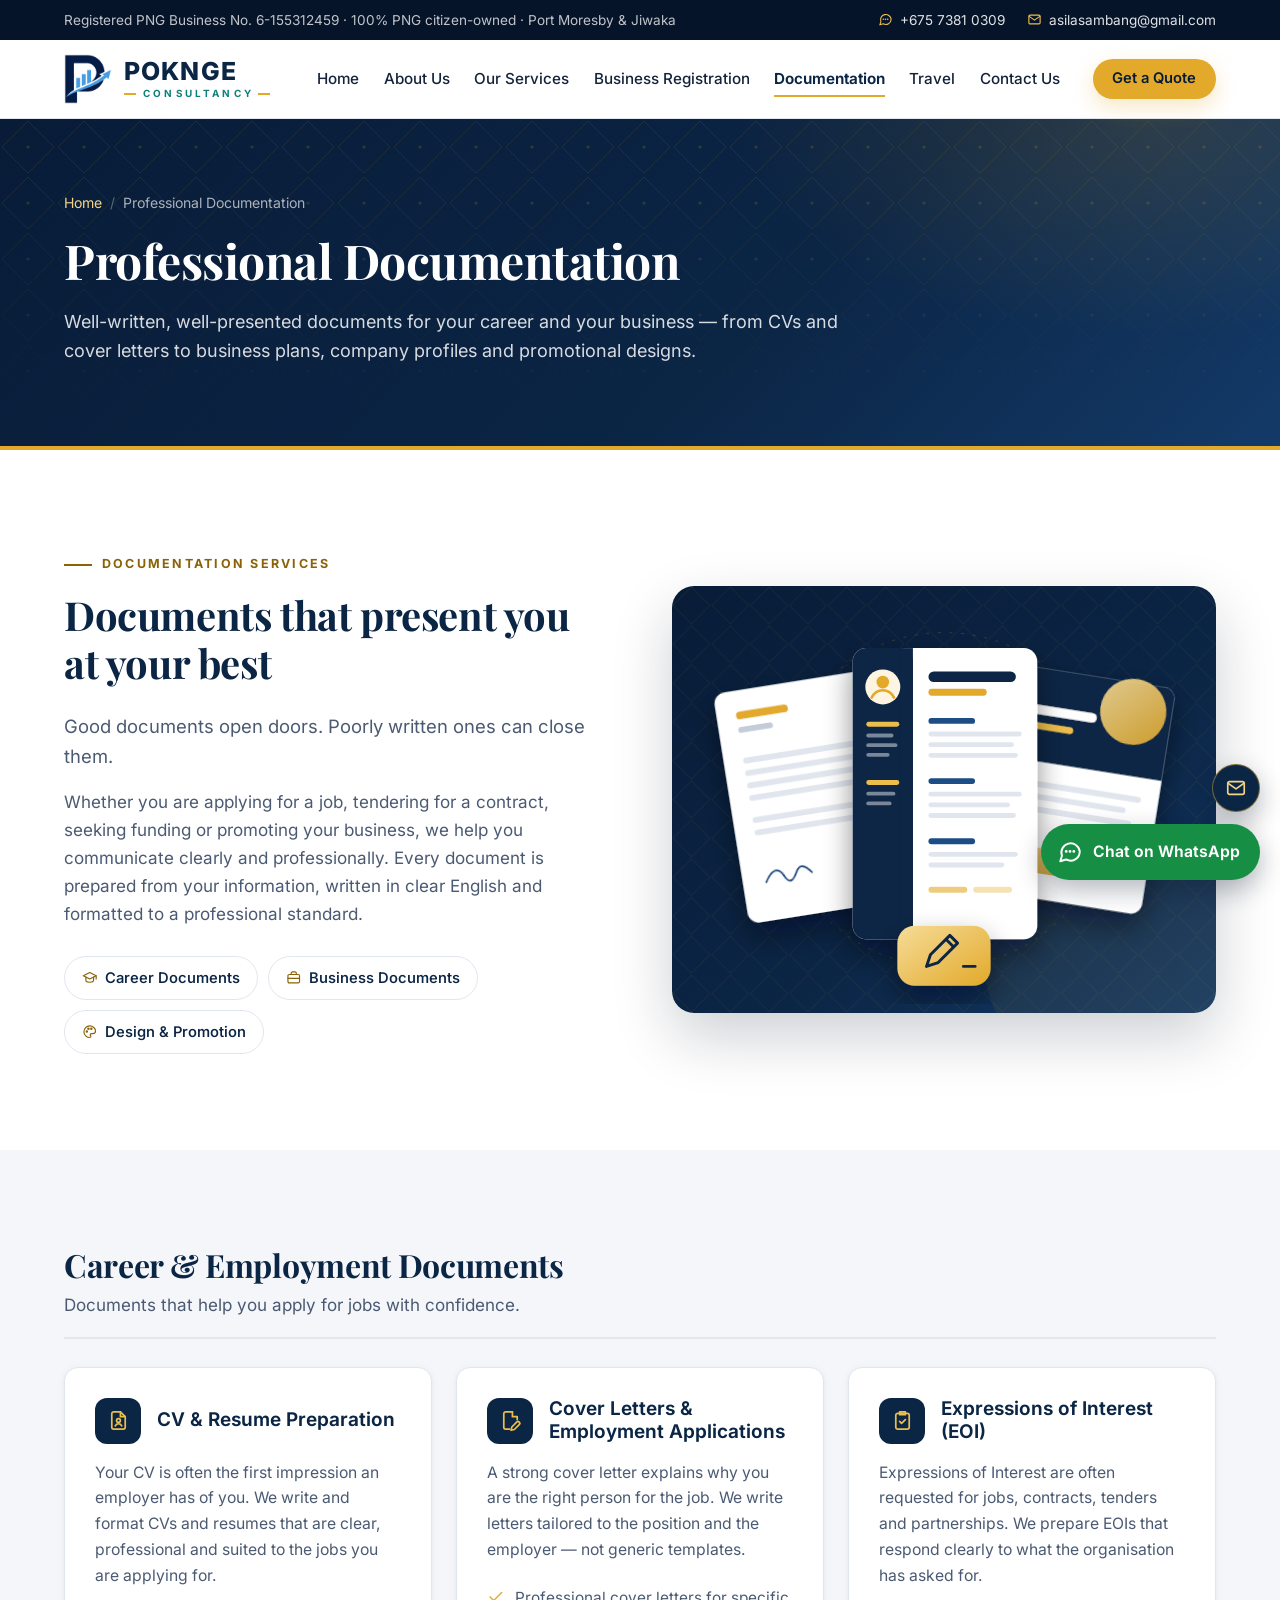
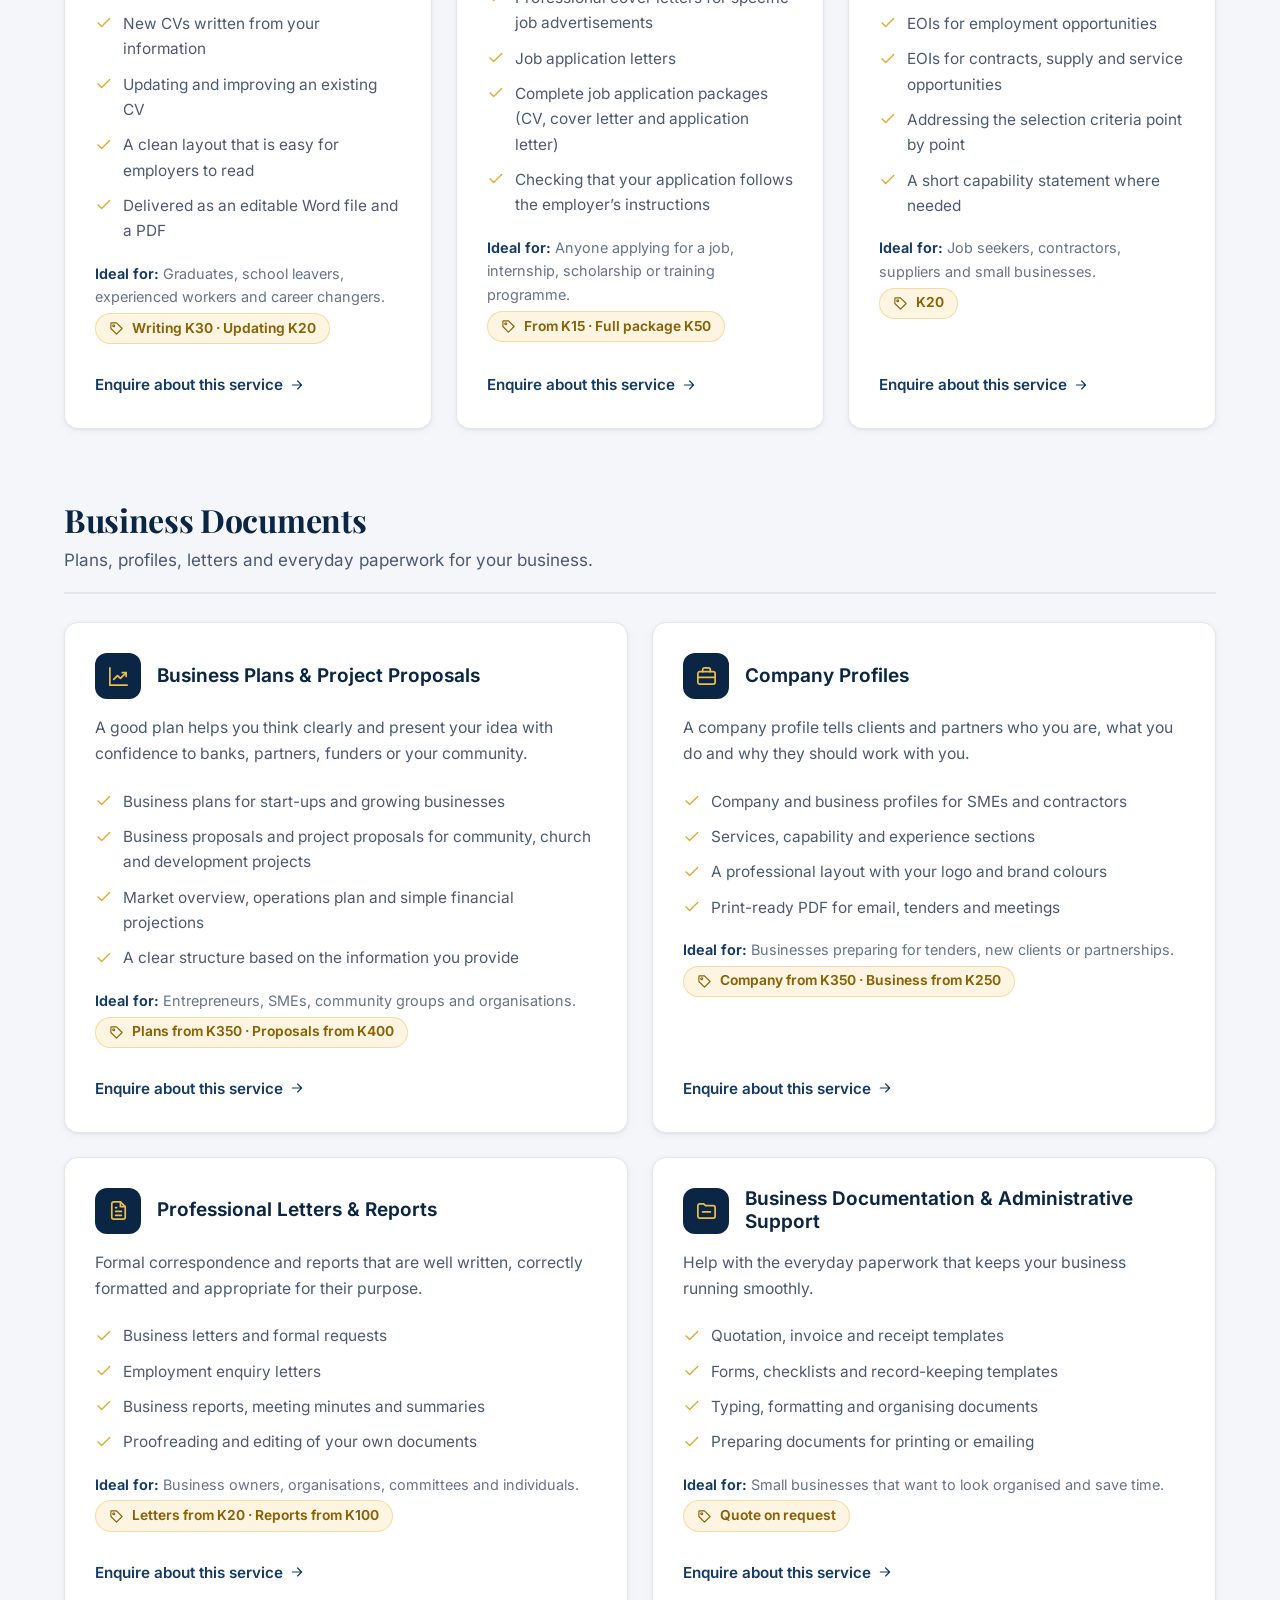
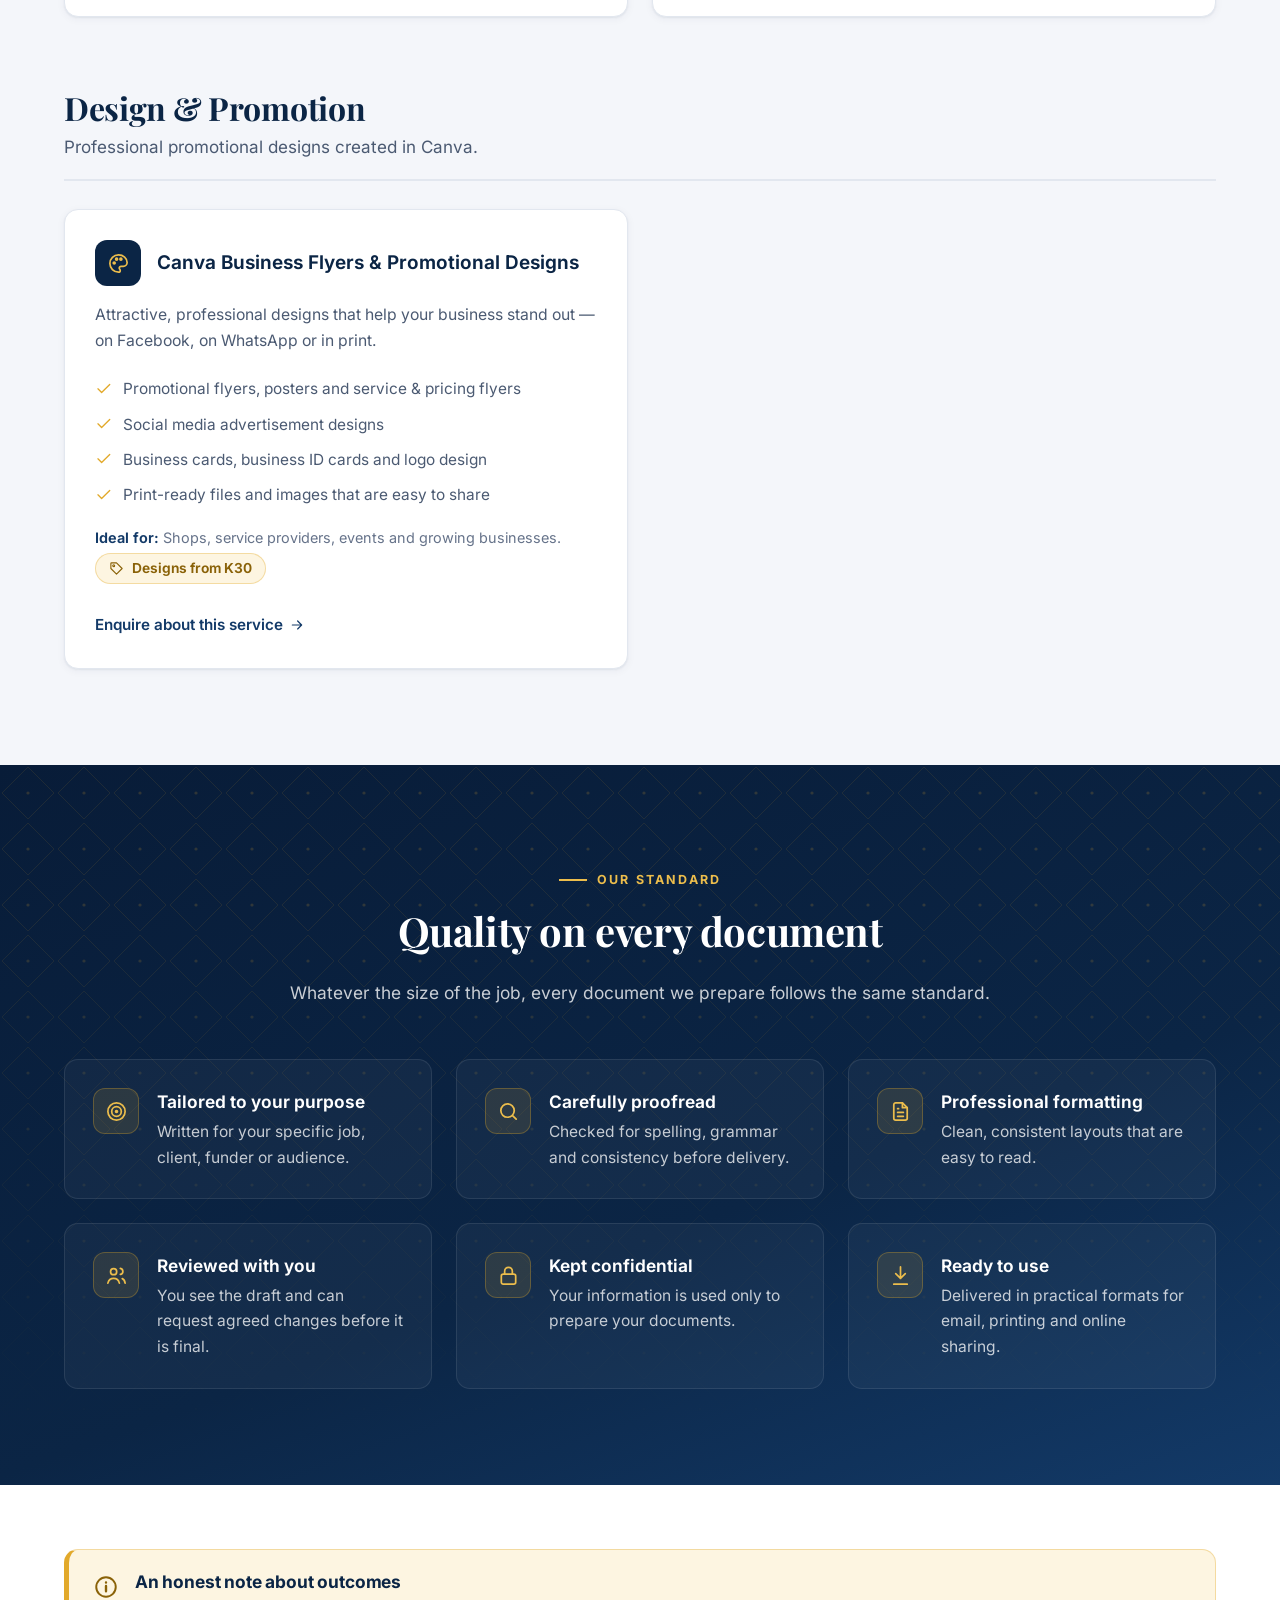
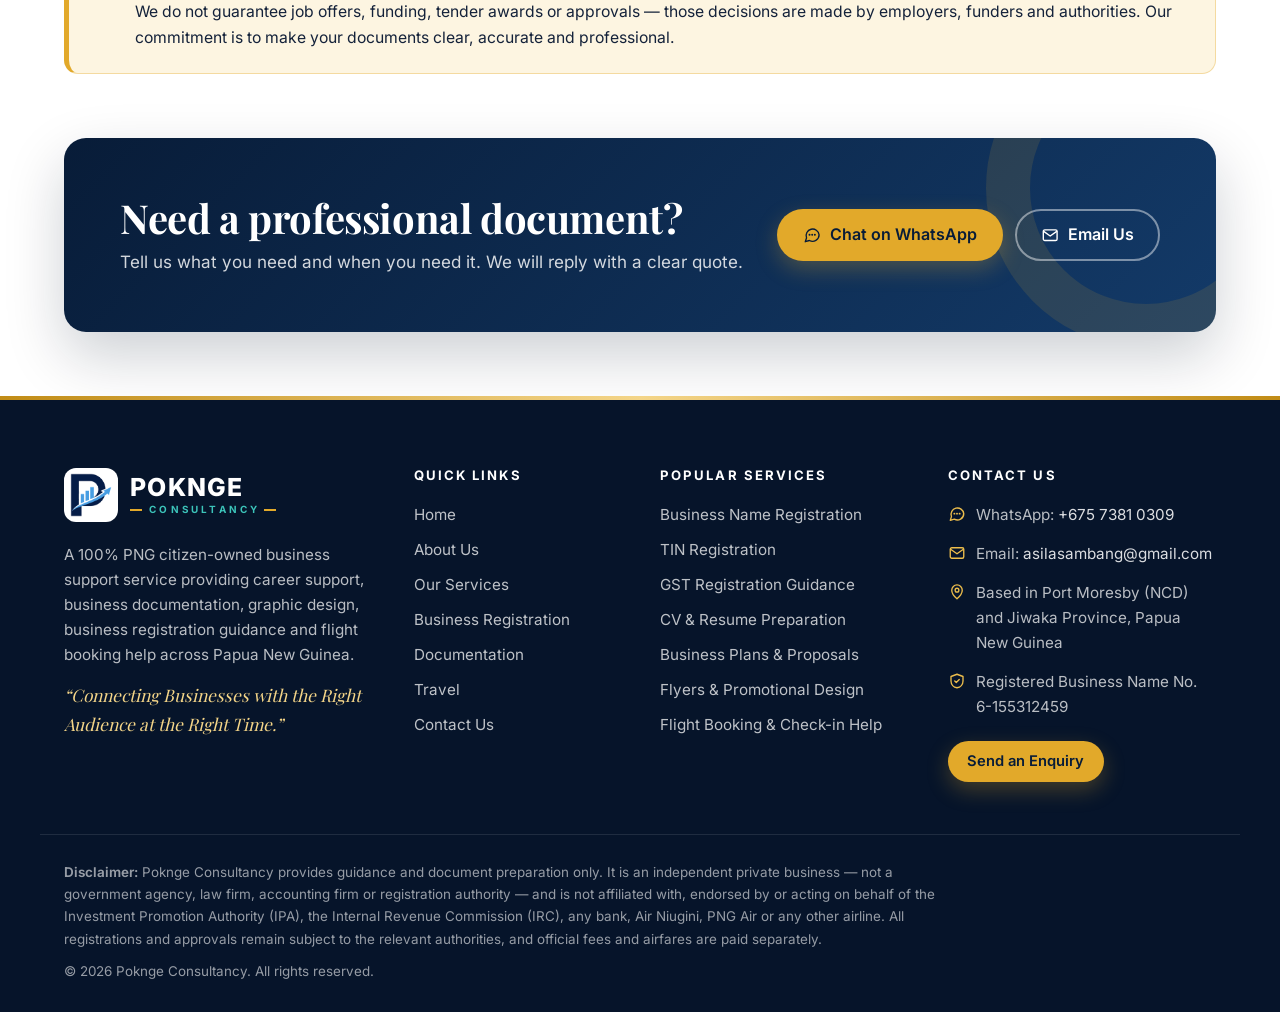
<file: documentation.html>
<!DOCTYPE html>
<html lang="en">
<head>
  <meta charset="utf-8">
  <meta name="viewport" content="width=device-width, initial-scale=1">
  <title>Professional Documentation | CVs, Cover Letters, Business Plans &amp; Company Profiles | Poknge Consultancy</title>
  <meta name="description" content="Professional CVs and resumes, cover letters, EOIs, job application packages, business plans, proposals, company profiles, letters, reports, flyers, business cards and logos in PNG.">
  <meta name="author" content="Poknge Consultancy">
  <meta name="robots" content="index, follow">
  <meta name="theme-color" content="#0B2545">
  <meta name="format-detection" content="telephone=no">

  <!-- Social media sharing (Facebook, WhatsApp, LinkedIn) -->
  <meta property="og:type" content="website">
  <meta property="og:site_name" content="Poknge Consultancy">
  <meta property="og:title" content="Professional Documentation | CVs, Cover Letters, Business Plans &amp; Company Profiles | Poknge Consultancy">
  <meta property="og:description" content="Professional CVs and resumes, cover letters, EOIs, job application packages, business plans, proposals, company profiles, letters, reports, flyers, business cards and logos in PNG.">
  <meta property="og:url" content="https://aronsilasambang.github.io/poknge-consultancy/documentation.html">
  <meta property="og:image" content="https://aronsilasambang.github.io/poknge-consultancy/og-image.jpg">
  <meta property="og:image:width" content="1200">
  <meta property="og:image:height" content="630">
  <meta name="twitter:card" content="summary_large_image">

  <link rel="canonical" href="https://aronsilasambang.github.io/poknge-consultancy/documentation.html">
  <link rel="icon" href="favicon-32.png" sizes="32x32" type="image/png">
  <link rel="icon" href="icon-192.png" sizes="192x192" type="image/png">
  <link rel="apple-touch-icon" href="apple-touch-icon.png">
  <link rel="preload" href="inter.woff2" as="font" type="font/woff2" crossorigin>
  <link rel="preload" href="playfair-display.woff2" as="font" type="font/woff2" crossorigin>
  <link rel="stylesheet" href="style.css">
  <script src="script.js" defer></script>
</head>
<body>
<a class="skip-link" href="#main">Skip to main content</a>

<div class="topbar">
  <div class="container topbar__inner">
    <p class="topbar__note">Registered PNG Business No. 6-155312459 &middot; 100% PNG citizen-owned &middot; Port Moresby &amp; Jiwaka</p>
    <div class="topbar__links">
      <a href="https://wa.me/67573810309?text=Hello%20Poknge%20Consultancy%2C%20I%20would%20like%20to%20enquire%20about%20your%20services." data-wa="" target="_blank" rel="noopener"><svg class="icon" viewBox="0 0 24 24" fill="none" stroke="currentColor" stroke-width="1.8" stroke-linecap="round" stroke-linejoin="round" aria-hidden="true" focusable="false"><path d="M21 11.5a8.5 8.5 0 0 1-12.6 7.4L3 20.5l1.6-5A8.5 8.5 0 1 1 21 11.5z"/><path d="M8.5 11.5h.01M12 11.5h.01M15.5 11.5h.01" stroke-width="2.6"/></svg><span data-phone-text>+675 7381 0309</span></a>
      <a href="mailto:asilasambang@gmail.com?subject=Website%20enquiry%20-%20Poknge%20Consultancy" data-mailto="Website enquiry - Poknge Consultancy"><svg class="icon" viewBox="0 0 24 24" fill="none" stroke="currentColor" stroke-width="1.8" stroke-linecap="round" stroke-linejoin="round" aria-hidden="true" focusable="false"><rect x="3" y="5" width="18" height="14" rx="2"/><path d="m3.5 7 8.5 6 8.5-6"/></svg><span data-email-text>asilasambang@gmail.com</span></a>
    </div>
  </div>
</div>

<header class="site-header">
  <div class="container header__inner">
    <a class="brand" href="index.html" aria-label="Poknge Consultancy home"><span class="brand__mark-wrap"><img class="brand__mark" src="logo-mark.png" alt="" width="48" height="50"></span><span class="brand__text"><span class="brand__name">POKNGE</span><span class="brand__sub">Consultancy</span></span></a>
    <button class="nav-toggle" type="button" aria-expanded="false" aria-controls="site-nav" aria-label="Open menu">
      <span></span><span></span><span></span>
    </button>
    <nav class="site-nav" id="site-nav" aria-label="Main navigation">
      <ul>
          <li><a href="index.html">Home</a></li>
          <li><a href="about.html">About Us</a></li>
          <li><a href="services.html">Our Services</a></li>
          <li><a href="registration.html">Business Registration</a></li>
          <li><a href="documentation.html" aria-current="page">Documentation</a></li>
          <li><a href="travel.html">Travel</a></li>
          <li><a href="contact.html">Contact Us</a></li>
      </ul>
      <a class="btn btn--gold btn--sm nav-cta" href="contact.html">Get a Quote</a>
    </nav>
  </div>
</header>

<main id="main">

<section class="page-hero pattern">
  <div class="container">
    <ol class="breadcrumb" aria-label="Breadcrumb">
      <li><a href="index.html">Home</a></li>
      <li aria-current="page">Professional Documentation</li>
    </ol>
    <h1>Professional Documentation</h1>
    <p>Well-written, well-presented documents for your career and your business &mdash; from CVs and cover letters to business plans, company profiles and promotional designs.</p>
  </div>
</section>


<section class="section">
  <div class="container split">
    <div class="reveal">
      <p class="eyebrow">Documentation Services</p>
      <h2>Documents that present you at your best</h2>
      <p class="lead">Good documents open doors. Poorly written ones can close them.</p>
      <p class="muted">Whether you are applying for a job, tendering for a contract, seeking funding or promoting your business, we help you communicate clearly and professionally. Every document is prepared from your information, written in clear English and formatted to a professional standard.</p>
      <nav class="chips" aria-label="Documentation categories" style="margin-top:28px">
        <a class="chip" href="#career"><svg class="icon" viewBox="0 0 24 24" fill="none" stroke="currentColor" stroke-width="1.8" stroke-linecap="round" stroke-linejoin="round" aria-hidden="true" focusable="false"><path d="M2 9l10-5 10 5-10 5z"/><path d="M6 11v5c0 1.5 2.7 3 6 3s6-1.5 6-3v-5"/><path d="M22 9v5"/></svg>Career Documents</a>
        <a class="chip" href="#business"><svg class="icon" viewBox="0 0 24 24" fill="none" stroke="currentColor" stroke-width="1.8" stroke-linecap="round" stroke-linejoin="round" aria-hidden="true" focusable="false"><rect x="3" y="7" width="18" height="13" rx="2"/><path d="M8 7V5a2 2 0 0 1 2-2h4a2 2 0 0 1 2 2v2M3 13h18"/></svg>Business Documents</a>
        <a class="chip" href="#promotion"><svg class="icon" viewBox="0 0 24 24" fill="none" stroke="currentColor" stroke-width="1.8" stroke-linecap="round" stroke-linejoin="round" aria-hidden="true" focusable="false"><path d="M12 3a9 9 0 0 0 0 18c1.1 0 1.8-.8 1.8-1.8 0-.5-.2-.9-.5-1.2-.3-.3-.5-.7-.5-1.2 0-1 .8-1.8 1.8-1.8H17a4 4 0 0 0 4-4c0-4.4-4-8-9-8z"/><circle cx="7.5" cy="11.5" r="1"/><circle cx="10" cy="7.5" r="1"/><circle cx="14.5" cy="7.5" r="1"/></svg>Design &amp; Promotion</a>
      </nav>
    </div>
    <div class="reveal">
      <div class="media-frame"><img src="documents-illustration.svg" width="560" height="440" alt="Illustration of a professional CV, a business letter and a promotional flyer"></div>
    </div>
  </div>
</section>

<section class="section section--soft">
  <div class="container">
    <div class="cat-block" id="career">
      <div class="cat-head reveal">
        <div><h2>Career &amp; Employment Documents</h2><p>Documents that help you apply for jobs with confidence.</p></div>
      </div>
      <div class="grid grid-3">
        <article class="card doc-card reveal" id="cv">
          <div class="doc-card__head"><span class="icon-box icon-box--sm icon-box--navy"><svg class="icon" viewBox="0 0 24 24" fill="none" stroke="currentColor" stroke-width="1.8" stroke-linecap="round" stroke-linejoin="round" aria-hidden="true" focusable="false"><path d="M14 3H7a2 2 0 0 0-2 2v14a2 2 0 0 0 2 2h10a2 2 0 0 0 2-2V8z"/><path d="M14 3v5h5"/><circle cx="12" cy="12" r="2"/><path d="M8.6 17.5c.7-1.4 1.9-2.1 3.4-2.1s2.7.7 3.4 2.1"/></svg></span><h3>CV &amp; Resume Preparation</h3></div>
          <p>Your CV is often the first impression an employer has of you. We write and format CVs and resumes that are clear, professional and suited to the jobs you are applying for.</p>
          <ul class="check-list"><li><svg class="icon" viewBox="0 0 24 24" fill="none" stroke="currentColor" stroke-width="1.8" stroke-linecap="round" stroke-linejoin="round" aria-hidden="true" focusable="false"><path d="M20 6 9 17l-5-5"/></svg> New CVs written from your information</li><li><svg class="icon" viewBox="0 0 24 24" fill="none" stroke="currentColor" stroke-width="1.8" stroke-linecap="round" stroke-linejoin="round" aria-hidden="true" focusable="false"><path d="M20 6 9 17l-5-5"/></svg> Updating and improving an existing CV</li><li><svg class="icon" viewBox="0 0 24 24" fill="none" stroke="currentColor" stroke-width="1.8" stroke-linecap="round" stroke-linejoin="round" aria-hidden="true" focusable="false"><path d="M20 6 9 17l-5-5"/></svg> A clean layout that is easy for employers to read</li><li><svg class="icon" viewBox="0 0 24 24" fill="none" stroke="currentColor" stroke-width="1.8" stroke-linecap="round" stroke-linejoin="round" aria-hidden="true" focusable="false"><path d="M20 6 9 17l-5-5"/></svg> Delivered as an editable Word file and a PDF</li></ul>
          <p class="ideal"><strong>Ideal for:</strong> Graduates, school leavers, experienced workers and career changers.</p>
          <p class="price-tag"><svg class="icon" viewBox="0 0 24 24" fill="none" stroke="currentColor" stroke-width="1.8" stroke-linecap="round" stroke-linejoin="round" aria-hidden="true" focusable="false"><path d="M3 12V4a1 1 0 0 1 1-1h8l9 9-9 9z"/><circle cx="7.5" cy="7.5" r="1.5"/></svg><span>Writing K30 &middot; Updating K20</span></p>
          <div class="doc-card__actions"><a class="card__link" href="contact.html?service=cv">Enquire about this service <svg class="icon" viewBox="0 0 24 24" fill="none" stroke="currentColor" stroke-width="1.8" stroke-linecap="round" stroke-linejoin="round" aria-hidden="true" focusable="false"><path d="M5 12h14M13 6l6 6-6 6"/></svg></a></div>
        </article>
        <article class="card doc-card reveal" id="cover">
          <div class="doc-card__head"><span class="icon-box icon-box--sm icon-box--navy"><svg class="icon" viewBox="0 0 24 24" fill="none" stroke="currentColor" stroke-width="1.8" stroke-linecap="round" stroke-linejoin="round" aria-hidden="true" focusable="false"><path d="M14 3H7a2 2 0 0 0-2 2v14a2 2 0 0 0 2 2h4"/><path d="M14 3v5h5v3"/><path d="M18.4 13.6a1.9 1.9 0 0 1 2.7 2.7L16 21.4l-3.4.8.8-3.4z"/></svg></span><h3>Cover Letters &amp; Employment Applications</h3></div>
          <p>A strong cover letter explains why you are the right person for the job. We write letters tailored to the position and the employer &mdash; not generic templates.</p>
          <ul class="check-list"><li><svg class="icon" viewBox="0 0 24 24" fill="none" stroke="currentColor" stroke-width="1.8" stroke-linecap="round" stroke-linejoin="round" aria-hidden="true" focusable="false"><path d="M20 6 9 17l-5-5"/></svg> Professional cover letters for specific job advertisements</li><li><svg class="icon" viewBox="0 0 24 24" fill="none" stroke="currentColor" stroke-width="1.8" stroke-linecap="round" stroke-linejoin="round" aria-hidden="true" focusable="false"><path d="M20 6 9 17l-5-5"/></svg> Job application letters</li><li><svg class="icon" viewBox="0 0 24 24" fill="none" stroke="currentColor" stroke-width="1.8" stroke-linecap="round" stroke-linejoin="round" aria-hidden="true" focusable="false"><path d="M20 6 9 17l-5-5"/></svg> Complete job application packages (CV, cover letter and application letter)</li><li><svg class="icon" viewBox="0 0 24 24" fill="none" stroke="currentColor" stroke-width="1.8" stroke-linecap="round" stroke-linejoin="round" aria-hidden="true" focusable="false"><path d="M20 6 9 17l-5-5"/></svg> Checking that your application follows the employer&rsquo;s instructions</li></ul>
          <p class="ideal"><strong>Ideal for:</strong> Anyone applying for a job, internship, scholarship or training programme.</p>
          <p class="price-tag"><svg class="icon" viewBox="0 0 24 24" fill="none" stroke="currentColor" stroke-width="1.8" stroke-linecap="round" stroke-linejoin="round" aria-hidden="true" focusable="false"><path d="M3 12V4a1 1 0 0 1 1-1h8l9 9-9 9z"/><circle cx="7.5" cy="7.5" r="1.5"/></svg><span>From K15 &middot; Full package K50</span></p>
          <div class="doc-card__actions"><a class="card__link" href="contact.html?service=cover">Enquire about this service <svg class="icon" viewBox="0 0 24 24" fill="none" stroke="currentColor" stroke-width="1.8" stroke-linecap="round" stroke-linejoin="round" aria-hidden="true" focusable="false"><path d="M5 12h14M13 6l6 6-6 6"/></svg></a></div>
        </article>
        <article class="card doc-card reveal" id="eoi">
          <div class="doc-card__head"><span class="icon-box icon-box--sm icon-box--navy"><svg class="icon" viewBox="0 0 24 24" fill="none" stroke="currentColor" stroke-width="1.8" stroke-linecap="round" stroke-linejoin="round" aria-hidden="true" focusable="false"><rect x="5" y="4.5" width="14" height="16.5" rx="2"/><path d="M9 3h6v3H9z"/><path d="m9 13 2 2 4-4"/></svg></span><h3>Expressions of Interest (EOI)</h3></div>
          <p>Expressions of Interest are often requested for jobs, contracts, tenders and partnerships. We prepare EOIs that respond clearly to what the organisation has asked for.</p>
          <ul class="check-list"><li><svg class="icon" viewBox="0 0 24 24" fill="none" stroke="currentColor" stroke-width="1.8" stroke-linecap="round" stroke-linejoin="round" aria-hidden="true" focusable="false"><path d="M20 6 9 17l-5-5"/></svg> EOIs for employment opportunities</li><li><svg class="icon" viewBox="0 0 24 24" fill="none" stroke="currentColor" stroke-width="1.8" stroke-linecap="round" stroke-linejoin="round" aria-hidden="true" focusable="false"><path d="M20 6 9 17l-5-5"/></svg> EOIs for contracts, supply and service opportunities</li><li><svg class="icon" viewBox="0 0 24 24" fill="none" stroke="currentColor" stroke-width="1.8" stroke-linecap="round" stroke-linejoin="round" aria-hidden="true" focusable="false"><path d="M20 6 9 17l-5-5"/></svg> Addressing the selection criteria point by point</li><li><svg class="icon" viewBox="0 0 24 24" fill="none" stroke="currentColor" stroke-width="1.8" stroke-linecap="round" stroke-linejoin="round" aria-hidden="true" focusable="false"><path d="M20 6 9 17l-5-5"/></svg> A short capability statement where needed</li></ul>
          <p class="ideal"><strong>Ideal for:</strong> Job seekers, contractors, suppliers and small businesses.</p>
          <p class="price-tag"><svg class="icon" viewBox="0 0 24 24" fill="none" stroke="currentColor" stroke-width="1.8" stroke-linecap="round" stroke-linejoin="round" aria-hidden="true" focusable="false"><path d="M3 12V4a1 1 0 0 1 1-1h8l9 9-9 9z"/><circle cx="7.5" cy="7.5" r="1.5"/></svg><span>K20</span></p>
          <div class="doc-card__actions"><a class="card__link" href="contact.html?service=eoi">Enquire about this service <svg class="icon" viewBox="0 0 24 24" fill="none" stroke="currentColor" stroke-width="1.8" stroke-linecap="round" stroke-linejoin="round" aria-hidden="true" focusable="false"><path d="M5 12h14M13 6l6 6-6 6"/></svg></a></div>
        </article>
      </div>
    </div>
    <div class="cat-block" id="business">
      <div class="cat-head reveal">
        <div><h2>Business Documents</h2><p>Plans, profiles, letters and everyday paperwork for your business.</p></div>
      </div>
      <div class="grid grid-2">
        <article class="card doc-card reveal" id="plan">
          <div class="doc-card__head"><span class="icon-box icon-box--sm icon-box--navy"><svg class="icon" viewBox="0 0 24 24" fill="none" stroke="currentColor" stroke-width="1.8" stroke-linecap="round" stroke-linejoin="round" aria-hidden="true" focusable="false"><path d="M3 3v18h18"/><path d="m7 15 4-4 3 3 6-6"/><path d="M16 8h4v4"/></svg></span><h3>Business Plans &amp; Project Proposals</h3></div>
          <p>A good plan helps you think clearly and present your idea with confidence to banks, partners, funders or your community.</p>
          <ul class="check-list"><li><svg class="icon" viewBox="0 0 24 24" fill="none" stroke="currentColor" stroke-width="1.8" stroke-linecap="round" stroke-linejoin="round" aria-hidden="true" focusable="false"><path d="M20 6 9 17l-5-5"/></svg> Business plans for start-ups and growing businesses</li><li><svg class="icon" viewBox="0 0 24 24" fill="none" stroke="currentColor" stroke-width="1.8" stroke-linecap="round" stroke-linejoin="round" aria-hidden="true" focusable="false"><path d="M20 6 9 17l-5-5"/></svg> Business proposals and project proposals for community, church and development projects</li><li><svg class="icon" viewBox="0 0 24 24" fill="none" stroke="currentColor" stroke-width="1.8" stroke-linecap="round" stroke-linejoin="round" aria-hidden="true" focusable="false"><path d="M20 6 9 17l-5-5"/></svg> Market overview, operations plan and simple financial projections</li><li><svg class="icon" viewBox="0 0 24 24" fill="none" stroke="currentColor" stroke-width="1.8" stroke-linecap="round" stroke-linejoin="round" aria-hidden="true" focusable="false"><path d="M20 6 9 17l-5-5"/></svg> A clear structure based on the information you provide</li></ul>
          <p class="ideal"><strong>Ideal for:</strong> Entrepreneurs, SMEs, community groups and organisations.</p>
          <p class="price-tag"><svg class="icon" viewBox="0 0 24 24" fill="none" stroke="currentColor" stroke-width="1.8" stroke-linecap="round" stroke-linejoin="round" aria-hidden="true" focusable="false"><path d="M3 12V4a1 1 0 0 1 1-1h8l9 9-9 9z"/><circle cx="7.5" cy="7.5" r="1.5"/></svg><span>Plans from K350 &middot; Proposals from K400</span></p>
          <div class="doc-card__actions"><a class="card__link" href="contact.html?service=plan">Enquire about this service <svg class="icon" viewBox="0 0 24 24" fill="none" stroke="currentColor" stroke-width="1.8" stroke-linecap="round" stroke-linejoin="round" aria-hidden="true" focusable="false"><path d="M5 12h14M13 6l6 6-6 6"/></svg></a></div>
        </article>
        <article class="card doc-card reveal" id="profile">
          <div class="doc-card__head"><span class="icon-box icon-box--sm icon-box--navy"><svg class="icon" viewBox="0 0 24 24" fill="none" stroke="currentColor" stroke-width="1.8" stroke-linecap="round" stroke-linejoin="round" aria-hidden="true" focusable="false"><rect x="3" y="7" width="18" height="13" rx="2"/><path d="M8 7V5a2 2 0 0 1 2-2h4a2 2 0 0 1 2 2v2M3 13h18"/></svg></span><h3>Company Profiles</h3></div>
          <p>A company profile tells clients and partners who you are, what you do and why they should work with you.</p>
          <ul class="check-list"><li><svg class="icon" viewBox="0 0 24 24" fill="none" stroke="currentColor" stroke-width="1.8" stroke-linecap="round" stroke-linejoin="round" aria-hidden="true" focusable="false"><path d="M20 6 9 17l-5-5"/></svg> Company and business profiles for SMEs and contractors</li><li><svg class="icon" viewBox="0 0 24 24" fill="none" stroke="currentColor" stroke-width="1.8" stroke-linecap="round" stroke-linejoin="round" aria-hidden="true" focusable="false"><path d="M20 6 9 17l-5-5"/></svg> Services, capability and experience sections</li><li><svg class="icon" viewBox="0 0 24 24" fill="none" stroke="currentColor" stroke-width="1.8" stroke-linecap="round" stroke-linejoin="round" aria-hidden="true" focusable="false"><path d="M20 6 9 17l-5-5"/></svg> A professional layout with your logo and brand colours</li><li><svg class="icon" viewBox="0 0 24 24" fill="none" stroke="currentColor" stroke-width="1.8" stroke-linecap="round" stroke-linejoin="round" aria-hidden="true" focusable="false"><path d="M20 6 9 17l-5-5"/></svg> Print-ready PDF for email, tenders and meetings</li></ul>
          <p class="ideal"><strong>Ideal for:</strong> Businesses preparing for tenders, new clients or partnerships.</p>
          <p class="price-tag"><svg class="icon" viewBox="0 0 24 24" fill="none" stroke="currentColor" stroke-width="1.8" stroke-linecap="round" stroke-linejoin="round" aria-hidden="true" focusable="false"><path d="M3 12V4a1 1 0 0 1 1-1h8l9 9-9 9z"/><circle cx="7.5" cy="7.5" r="1.5"/></svg><span>Company from K350 &middot; Business from K250</span></p>
          <div class="doc-card__actions"><a class="card__link" href="contact.html?service=profile">Enquire about this service <svg class="icon" viewBox="0 0 24 24" fill="none" stroke="currentColor" stroke-width="1.8" stroke-linecap="round" stroke-linejoin="round" aria-hidden="true" focusable="false"><path d="M5 12h14M13 6l6 6-6 6"/></svg></a></div>
        </article>
        <article class="card doc-card reveal" id="letters">
          <div class="doc-card__head"><span class="icon-box icon-box--sm icon-box--navy"><svg class="icon" viewBox="0 0 24 24" fill="none" stroke="currentColor" stroke-width="1.8" stroke-linecap="round" stroke-linejoin="round" aria-hidden="true" focusable="false"><path d="M14 3H7a2 2 0 0 0-2 2v14a2 2 0 0 0 2 2h10a2 2 0 0 0 2-2V8z"/><path d="M14 3v5h5M9 13h6M9 17h6M9 9h1"/></svg></span><h3>Professional Letters &amp; Reports</h3></div>
          <p>Formal correspondence and reports that are well written, correctly formatted and appropriate for their purpose.</p>
          <ul class="check-list"><li><svg class="icon" viewBox="0 0 24 24" fill="none" stroke="currentColor" stroke-width="1.8" stroke-linecap="round" stroke-linejoin="round" aria-hidden="true" focusable="false"><path d="M20 6 9 17l-5-5"/></svg> Business letters and formal requests</li><li><svg class="icon" viewBox="0 0 24 24" fill="none" stroke="currentColor" stroke-width="1.8" stroke-linecap="round" stroke-linejoin="round" aria-hidden="true" focusable="false"><path d="M20 6 9 17l-5-5"/></svg> Employment enquiry letters</li><li><svg class="icon" viewBox="0 0 24 24" fill="none" stroke="currentColor" stroke-width="1.8" stroke-linecap="round" stroke-linejoin="round" aria-hidden="true" focusable="false"><path d="M20 6 9 17l-5-5"/></svg> Business reports, meeting minutes and summaries</li><li><svg class="icon" viewBox="0 0 24 24" fill="none" stroke="currentColor" stroke-width="1.8" stroke-linecap="round" stroke-linejoin="round" aria-hidden="true" focusable="false"><path d="M20 6 9 17l-5-5"/></svg> Proofreading and editing of your own documents</li></ul>
          <p class="ideal"><strong>Ideal for:</strong> Business owners, organisations, committees and individuals.</p>
          <p class="price-tag"><svg class="icon" viewBox="0 0 24 24" fill="none" stroke="currentColor" stroke-width="1.8" stroke-linecap="round" stroke-linejoin="round" aria-hidden="true" focusable="false"><path d="M3 12V4a1 1 0 0 1 1-1h8l9 9-9 9z"/><circle cx="7.5" cy="7.5" r="1.5"/></svg><span>Letters from K20 &middot; Reports from K100</span></p>
          <div class="doc-card__actions"><a class="card__link" href="contact.html?service=letters">Enquire about this service <svg class="icon" viewBox="0 0 24 24" fill="none" stroke="currentColor" stroke-width="1.8" stroke-linecap="round" stroke-linejoin="round" aria-hidden="true" focusable="false"><path d="M5 12h14M13 6l6 6-6 6"/></svg></a></div>
        </article>
        <article class="card doc-card reveal" id="admin">
          <div class="doc-card__head"><span class="icon-box icon-box--sm icon-box--navy"><svg class="icon" viewBox="0 0 24 24" fill="none" stroke="currentColor" stroke-width="1.8" stroke-linecap="round" stroke-linejoin="round" aria-hidden="true" focusable="false"><path d="M3 7a2 2 0 0 1 2-2h4l2 2h8a2 2 0 0 1 2 2v9a2 2 0 0 1-2 2H5a2 2 0 0 1-2-2z"/><path d="M8 13.5h8"/></svg></span><h3>Business Documentation &amp; Administrative Support</h3></div>
          <p>Help with the everyday paperwork that keeps your business running smoothly.</p>
          <ul class="check-list"><li><svg class="icon" viewBox="0 0 24 24" fill="none" stroke="currentColor" stroke-width="1.8" stroke-linecap="round" stroke-linejoin="round" aria-hidden="true" focusable="false"><path d="M20 6 9 17l-5-5"/></svg> Quotation, invoice and receipt templates</li><li><svg class="icon" viewBox="0 0 24 24" fill="none" stroke="currentColor" stroke-width="1.8" stroke-linecap="round" stroke-linejoin="round" aria-hidden="true" focusable="false"><path d="M20 6 9 17l-5-5"/></svg> Forms, checklists and record-keeping templates</li><li><svg class="icon" viewBox="0 0 24 24" fill="none" stroke="currentColor" stroke-width="1.8" stroke-linecap="round" stroke-linejoin="round" aria-hidden="true" focusable="false"><path d="M20 6 9 17l-5-5"/></svg> Typing, formatting and organising documents</li><li><svg class="icon" viewBox="0 0 24 24" fill="none" stroke="currentColor" stroke-width="1.8" stroke-linecap="round" stroke-linejoin="round" aria-hidden="true" focusable="false"><path d="M20 6 9 17l-5-5"/></svg> Preparing documents for printing or emailing</li></ul>
          <p class="ideal"><strong>Ideal for:</strong> Small businesses that want to look organised and save time.</p>
          <p class="price-tag"><svg class="icon" viewBox="0 0 24 24" fill="none" stroke="currentColor" stroke-width="1.8" stroke-linecap="round" stroke-linejoin="round" aria-hidden="true" focusable="false"><path d="M3 12V4a1 1 0 0 1 1-1h8l9 9-9 9z"/><circle cx="7.5" cy="7.5" r="1.5"/></svg><span>Quote on request</span></p>
          <div class="doc-card__actions"><a class="card__link" href="contact.html?service=admin">Enquire about this service <svg class="icon" viewBox="0 0 24 24" fill="none" stroke="currentColor" stroke-width="1.8" stroke-linecap="round" stroke-linejoin="round" aria-hidden="true" focusable="false"><path d="M5 12h14M13 6l6 6-6 6"/></svg></a></div>
        </article>
      </div>
    </div>
    <div class="cat-block" id="promotion">
      <div class="cat-head reveal">
        <div><h2>Design &amp; Promotion</h2><p>Professional promotional designs created in Canva.</p></div>
      </div>
      <div class="grid grid-2">
        <article class="card doc-card reveal" id="design">
          <div class="doc-card__head"><span class="icon-box icon-box--sm icon-box--navy"><svg class="icon" viewBox="0 0 24 24" fill="none" stroke="currentColor" stroke-width="1.8" stroke-linecap="round" stroke-linejoin="round" aria-hidden="true" focusable="false"><path d="M12 3a9 9 0 0 0 0 18c1.1 0 1.8-.8 1.8-1.8 0-.5-.2-.9-.5-1.2-.3-.3-.5-.7-.5-1.2 0-1 .8-1.8 1.8-1.8H17a4 4 0 0 0 4-4c0-4.4-4-8-9-8z"/><circle cx="7.5" cy="11.5" r="1"/><circle cx="10" cy="7.5" r="1"/><circle cx="14.5" cy="7.5" r="1"/></svg></span><h3>Canva Business Flyers &amp; Promotional Designs</h3></div>
          <p>Attractive, professional designs that help your business stand out &mdash; on Facebook, on WhatsApp or in print.</p>
          <ul class="check-list"><li><svg class="icon" viewBox="0 0 24 24" fill="none" stroke="currentColor" stroke-width="1.8" stroke-linecap="round" stroke-linejoin="round" aria-hidden="true" focusable="false"><path d="M20 6 9 17l-5-5"/></svg> Promotional flyers, posters and service &amp; pricing flyers</li><li><svg class="icon" viewBox="0 0 24 24" fill="none" stroke="currentColor" stroke-width="1.8" stroke-linecap="round" stroke-linejoin="round" aria-hidden="true" focusable="false"><path d="M20 6 9 17l-5-5"/></svg> Social media advertisement designs</li><li><svg class="icon" viewBox="0 0 24 24" fill="none" stroke="currentColor" stroke-width="1.8" stroke-linecap="round" stroke-linejoin="round" aria-hidden="true" focusable="false"><path d="M20 6 9 17l-5-5"/></svg> Business cards, business ID cards and logo design</li><li><svg class="icon" viewBox="0 0 24 24" fill="none" stroke="currentColor" stroke-width="1.8" stroke-linecap="round" stroke-linejoin="round" aria-hidden="true" focusable="false"><path d="M20 6 9 17l-5-5"/></svg> Print-ready files and images that are easy to share</li></ul>
          <p class="ideal"><strong>Ideal for:</strong> Shops, service providers, events and growing businesses.</p>
          <p class="price-tag"><svg class="icon" viewBox="0 0 24 24" fill="none" stroke="currentColor" stroke-width="1.8" stroke-linecap="round" stroke-linejoin="round" aria-hidden="true" focusable="false"><path d="M3 12V4a1 1 0 0 1 1-1h8l9 9-9 9z"/><circle cx="7.5" cy="7.5" r="1.5"/></svg><span>Designs from K30</span></p>
          <div class="doc-card__actions"><a class="card__link" href="contact.html?service=design">Enquire about this service <svg class="icon" viewBox="0 0 24 24" fill="none" stroke="currentColor" stroke-width="1.8" stroke-linecap="round" stroke-linejoin="round" aria-hidden="true" focusable="false"><path d="M5 12h14M13 6l6 6-6 6"/></svg></a></div>
        </article>
      </div>
    </div>
  </div>
</section>

<section class="section section--navy pattern">
  <div class="container">
    <div class="section-head reveal">
      <p class="eyebrow">Our Standard</p>
      <h2>Quality on every document</h2>
      <p>Whatever the size of the job, every document we prepare follows the same standard.</p>
    </div>
    <div class="grid grid-3">
      <div class="feature feature-panel reveal">
        <span class="icon-box icon-box--glass icon-box--sm"><svg class="icon" viewBox="0 0 24 24" fill="none" stroke="currentColor" stroke-width="1.8" stroke-linecap="round" stroke-linejoin="round" aria-hidden="true" focusable="false"><circle cx="12" cy="12" r="9"/><circle cx="12" cy="12" r="5"/><circle cx="12" cy="12" r="1"/></svg></span>
        <div><h3>Tailored to your purpose</h3><p>Written for your specific job, client, funder or audience.</p></div>
      </div>
      <div class="feature feature-panel reveal">
        <span class="icon-box icon-box--glass icon-box--sm"><svg class="icon" viewBox="0 0 24 24" fill="none" stroke="currentColor" stroke-width="1.8" stroke-linecap="round" stroke-linejoin="round" aria-hidden="true" focusable="false"><circle cx="11" cy="11" r="7"/><path d="m20 20-3.5-3.5"/></svg></span>
        <div><h3>Carefully proofread</h3><p>Checked for spelling, grammar and consistency before delivery.</p></div>
      </div>
      <div class="feature feature-panel reveal">
        <span class="icon-box icon-box--glass icon-box--sm"><svg class="icon" viewBox="0 0 24 24" fill="none" stroke="currentColor" stroke-width="1.8" stroke-linecap="round" stroke-linejoin="round" aria-hidden="true" focusable="false"><path d="M14 3H7a2 2 0 0 0-2 2v14a2 2 0 0 0 2 2h10a2 2 0 0 0 2-2V8z"/><path d="M14 3v5h5M9 13h6M9 17h6M9 9h1"/></svg></span>
        <div><h3>Professional formatting</h3><p>Clean, consistent layouts that are easy to read.</p></div>
      </div>
      <div class="feature feature-panel reveal">
        <span class="icon-box icon-box--glass icon-box--sm"><svg class="icon" viewBox="0 0 24 24" fill="none" stroke="currentColor" stroke-width="1.8" stroke-linecap="round" stroke-linejoin="round" aria-hidden="true" focusable="false"><circle cx="9" cy="8" r="3.2"/><path d="M3 20c.8-3.3 3.1-5 6-5s5.2 1.7 6 5"/><path d="M16 4.6a3.2 3.2 0 0 1 0 6.3M18 15.3c1.6.6 2.6 2.2 3 4.7"/></svg></span>
        <div><h3>Reviewed with you</h3><p>You see the draft and can request agreed changes before it is final.</p></div>
      </div>
      <div class="feature feature-panel reveal">
        <span class="icon-box icon-box--glass icon-box--sm"><svg class="icon" viewBox="0 0 24 24" fill="none" stroke="currentColor" stroke-width="1.8" stroke-linecap="round" stroke-linejoin="round" aria-hidden="true" focusable="false"><rect x="4.5" y="10.5" width="15" height="10.5" rx="2"/><path d="M8 10.5V7.5a4 4 0 0 1 8 0v3"/></svg></span>
        <div><h3>Kept confidential</h3><p>Your information is used only to prepare your documents.</p></div>
      </div>
      <div class="feature feature-panel reveal">
        <span class="icon-box icon-box--glass icon-box--sm"><svg class="icon" viewBox="0 0 24 24" fill="none" stroke="currentColor" stroke-width="1.8" stroke-linecap="round" stroke-linejoin="round" aria-hidden="true" focusable="false"><path d="M12 3v12M7 10l5 5 5-5"/><path d="M5 21h14"/></svg></span>
        <div><h3>Ready to use</h3><p>Delivered in practical formats for email, printing and online sharing.</p></div>
      </div>
    </div>
  </div>
</section>

<section class="section section--tight" style="padding-bottom:0">
  <div class="container">
    <div class="notice reveal">
      <svg class="icon" viewBox="0 0 24 24" fill="none" stroke="currentColor" stroke-width="1.8" stroke-linecap="round" stroke-linejoin="round" aria-hidden="true" focusable="false"><circle cx="12" cy="12" r="9"/><path d="M12 11v5M12 7.8h.01" stroke-width="2.2"/></svg>
      <div>
        <h2>An honest note about outcomes</h2>
        <p>We do not guarantee job offers, funding, tender awards or approvals &mdash; those decisions are made by employers, funders and authorities. Our commitment is to make your documents clear, accurate and professional.</p>
      </div>
    </div>
  </div>
</section>

<section class="section section--tight">
  <div class="container">
    <div class="cta-band reveal">
      <div>
        <h2>Need a professional document?</h2>
        <p>Tell us what you need and when you need it. We will reply with a clear quote.</p>
      </div>
      <div class="btn-row">
        <a class="btn btn--gold" href="https://wa.me/67573810309?text=Hello%20Poknge%20Consultancy%2C%20I%20need%20help%20preparing%20a%20document." data-wa="Hello Poknge Consultancy, I need help preparing a document." target="_blank" rel="noopener"><svg class="icon" viewBox="0 0 24 24" fill="none" stroke="currentColor" stroke-width="1.8" stroke-linecap="round" stroke-linejoin="round" aria-hidden="true" focusable="false"><path d="M21 11.5a8.5 8.5 0 0 1-12.6 7.4L3 20.5l1.6-5A8.5 8.5 0 1 1 21 11.5z"/><path d="M8.5 11.5h.01M12 11.5h.01M15.5 11.5h.01" stroke-width="2.6"/></svg> Chat on WhatsApp</a>
        <a class="btn btn--outline-light" href="mailto:asilasambang@gmail.com?subject=Website%20enquiry%20-%20Poknge%20Consultancy" data-mailto="Website enquiry - Poknge Consultancy"><svg class="icon" viewBox="0 0 24 24" fill="none" stroke="currentColor" stroke-width="1.8" stroke-linecap="round" stroke-linejoin="round" aria-hidden="true" focusable="false"><rect x="3" y="5" width="18" height="14" rx="2"/><path d="m3.5 7 8.5 6 8.5-6"/></svg> Email Us</a>
      </div>
    </div>
  </div>
</section>

</main>

<footer class="site-footer">
  <div class="container footer-grid">
    <div>
      <a class="brand brand--light" href="index.html" aria-label="Poknge Consultancy home"><span class="brand__mark-wrap"><img class="brand__mark" src="logo-mark.png" alt="" width="48" height="50"></span><span class="brand__text"><span class="brand__name">POKNGE</span><span class="brand__sub">Consultancy</span></span></a>
      <p class="footer-about">A 100% PNG citizen-owned business support service providing career support, business documentation, graphic design, business registration guidance and flight booking help across Papua New Guinea.</p>
      <p class="footer-tagline">&ldquo;Connecting Businesses with the Right Audience at the Right Time.&rdquo;</p>
    </div>
    <div>
      <h2>Quick Links</h2>
      <ul class="footer-links">
        <li><a href="index.html">Home</a></li>
<li><a href="about.html">About Us</a></li>
<li><a href="services.html">Our Services</a></li>
<li><a href="registration.html">Business Registration</a></li>
<li><a href="documentation.html">Documentation</a></li>
<li><a href="travel.html">Travel</a></li>
<li><a href="contact.html">Contact Us</a></li>
      </ul>
    </div>
    <div>
      <h2>Popular Services</h2>
      <ul class="footer-links">
        <li><a href="registration.html#ipa">Business Name Registration</a></li>
        <li><a href="registration.html#tin">TIN Registration</a></li>
        <li><a href="registration.html#gst">GST Registration Guidance</a></li>
        <li><a href="documentation.html#cv">CV &amp; Resume Preparation</a></li>
        <li><a href="documentation.html#plan">Business Plans &amp; Proposals</a></li>
        <li><a href="documentation.html#design">Flyers &amp; Promotional Design</a></li>
        <li><a href="travel.html">Flight Booking &amp; Check-in Help</a></li>
      </ul>
    </div>
    <div>
      <h2>Contact Us</h2>
      <ul class="footer-contact">
        <li><svg class="icon" viewBox="0 0 24 24" fill="none" stroke="currentColor" stroke-width="1.8" stroke-linecap="round" stroke-linejoin="round" aria-hidden="true" focusable="false"><path d="M21 11.5a8.5 8.5 0 0 1-12.6 7.4L3 20.5l1.6-5A8.5 8.5 0 1 1 21 11.5z"/><path d="M8.5 11.5h.01M12 11.5h.01M15.5 11.5h.01" stroke-width="2.6"/></svg><span>WhatsApp: <a href="https://wa.me/67573810309?text=Hello%20Poknge%20Consultancy%2C%20I%20would%20like%20to%20enquire%20about%20your%20services." data-wa="" target="_blank" rel="noopener"><span data-phone-text>+675 7381 0309</span></a></span></li>
        <li><svg class="icon" viewBox="0 0 24 24" fill="none" stroke="currentColor" stroke-width="1.8" stroke-linecap="round" stroke-linejoin="round" aria-hidden="true" focusable="false"><rect x="3" y="5" width="18" height="14" rx="2"/><path d="m3.5 7 8.5 6 8.5-6"/></svg><span>Email: <a href="mailto:asilasambang@gmail.com?subject=Website%20enquiry%20-%20Poknge%20Consultancy" data-mailto="Website enquiry - Poknge Consultancy"><span data-email-text>asilasambang@gmail.com</span></a></span></li>
        <li><svg class="icon" viewBox="0 0 24 24" fill="none" stroke="currentColor" stroke-width="1.8" stroke-linecap="round" stroke-linejoin="round" aria-hidden="true" focusable="false"><path d="M12 21s-7-6.1-7-11.5a7 7 0 0 1 14 0C19 14.9 12 21 12 21z"/><circle cx="12" cy="9.5" r="2.5"/></svg><span>Based in Port Moresby (NCD)<br>and Jiwaka Province, Papua New Guinea</span></li>
        <li><svg class="icon" viewBox="0 0 24 24" fill="none" stroke="currentColor" stroke-width="1.8" stroke-linecap="round" stroke-linejoin="round" aria-hidden="true" focusable="false"><path d="M12 3l8 3v6c0 4.5-3.4 8.3-8 9-4.6-.7-8-4.5-8-9V6z"/><path d="m9 12 2 2 4-4"/></svg><span>Registered Business Name No. 6-155312459</span></li>
      </ul>
      <div class="btn-row" style="margin-top:22px">
        <a class="btn btn--gold btn--sm" href="contact.html">Send an Enquiry</a>
      </div>
    </div>
  </div>
  <div class="container footer-bottom">
    <p class="footer-disclaimer"><strong>Disclaimer:</strong> Poknge Consultancy provides guidance and document preparation only. It is an independent private business &mdash; not a government agency, law firm, accounting firm or registration authority &mdash; and is not affiliated with, endorsed by or acting on behalf of the Investment Promotion Authority (IPA), the Internal Revenue Commission (IRC), any bank, Air Niugini, PNG Air or any other airline. All registrations and approvals remain subject to the relevant authorities, and official fees and airfares are paid separately.</p>
    <p>&copy; <span data-year>2026</span> Poknge Consultancy. All rights reserved.</p>
  </div>
</footer>

<div class="float-contact">
  <a class="float-btn float-btn--email" href="mailto:asilasambang@gmail.com?subject=Website%20enquiry%20-%20Poknge%20Consultancy" data-mailto="Website enquiry - Poknge Consultancy" aria-label="Email Poknge Consultancy"><svg class="icon" viewBox="0 0 24 24" fill="none" stroke="currentColor" stroke-width="1.8" stroke-linecap="round" stroke-linejoin="round" aria-hidden="true" focusable="false"><rect x="3" y="5" width="18" height="14" rx="2"/><path d="m3.5 7 8.5 6 8.5-6"/></svg></a>
  <a class="float-btn float-btn--wa" href="https://wa.me/67573810309?text=Hello%20Poknge%20Consultancy%2C%20I%20would%20like%20to%20enquire%20about%20your%20services." data-wa="" target="_blank" rel="noopener" aria-label="Chat with Poknge Consultancy on WhatsApp"><svg class="icon" viewBox="0 0 24 24" fill="none" stroke="currentColor" stroke-width="1.8" stroke-linecap="round" stroke-linejoin="round" aria-hidden="true" focusable="false"><path d="M21 11.5a8.5 8.5 0 0 1-12.6 7.4L3 20.5l1.6-5A8.5 8.5 0 1 1 21 11.5z"/><path d="M8.5 11.5h.01M12 11.5h.01M15.5 11.5h.01" stroke-width="2.6"/></svg><span class="float-btn__label">Chat on WhatsApp</span></a>
</div>
</body>
</html>
</file>
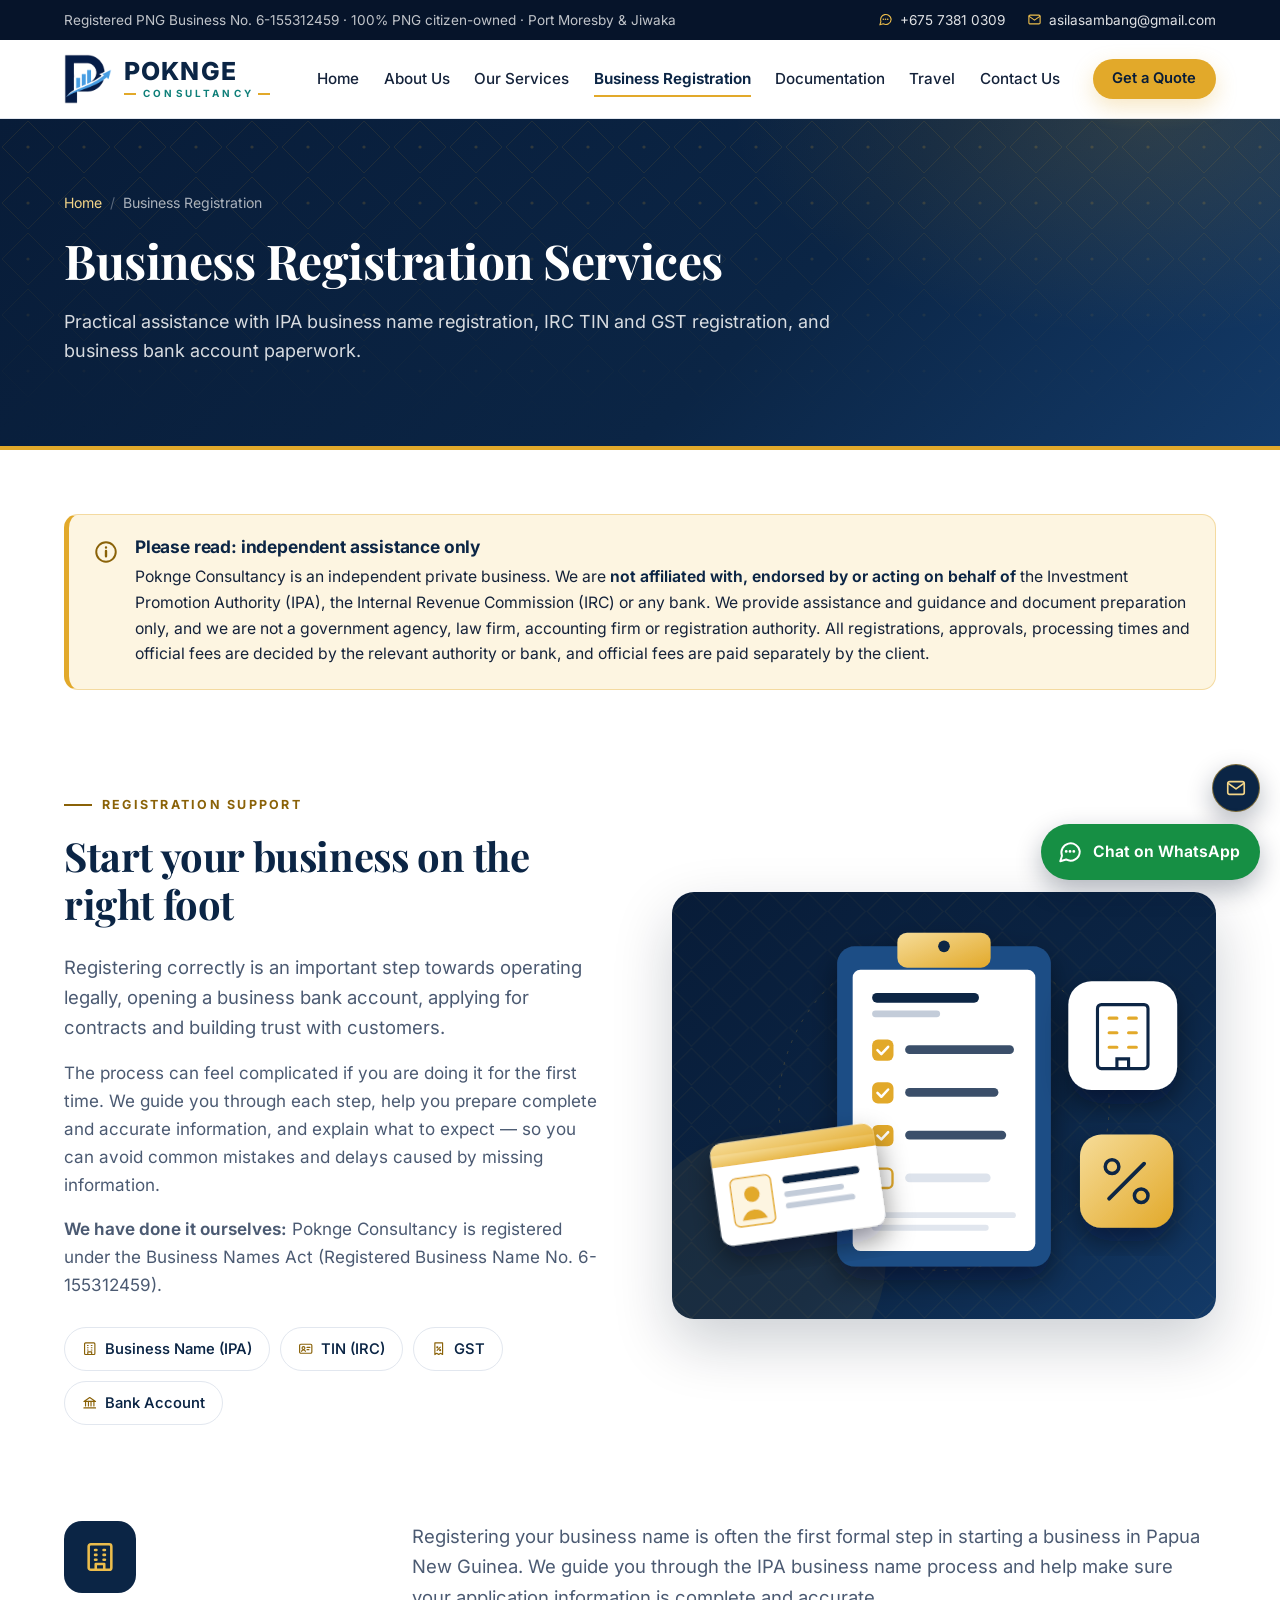
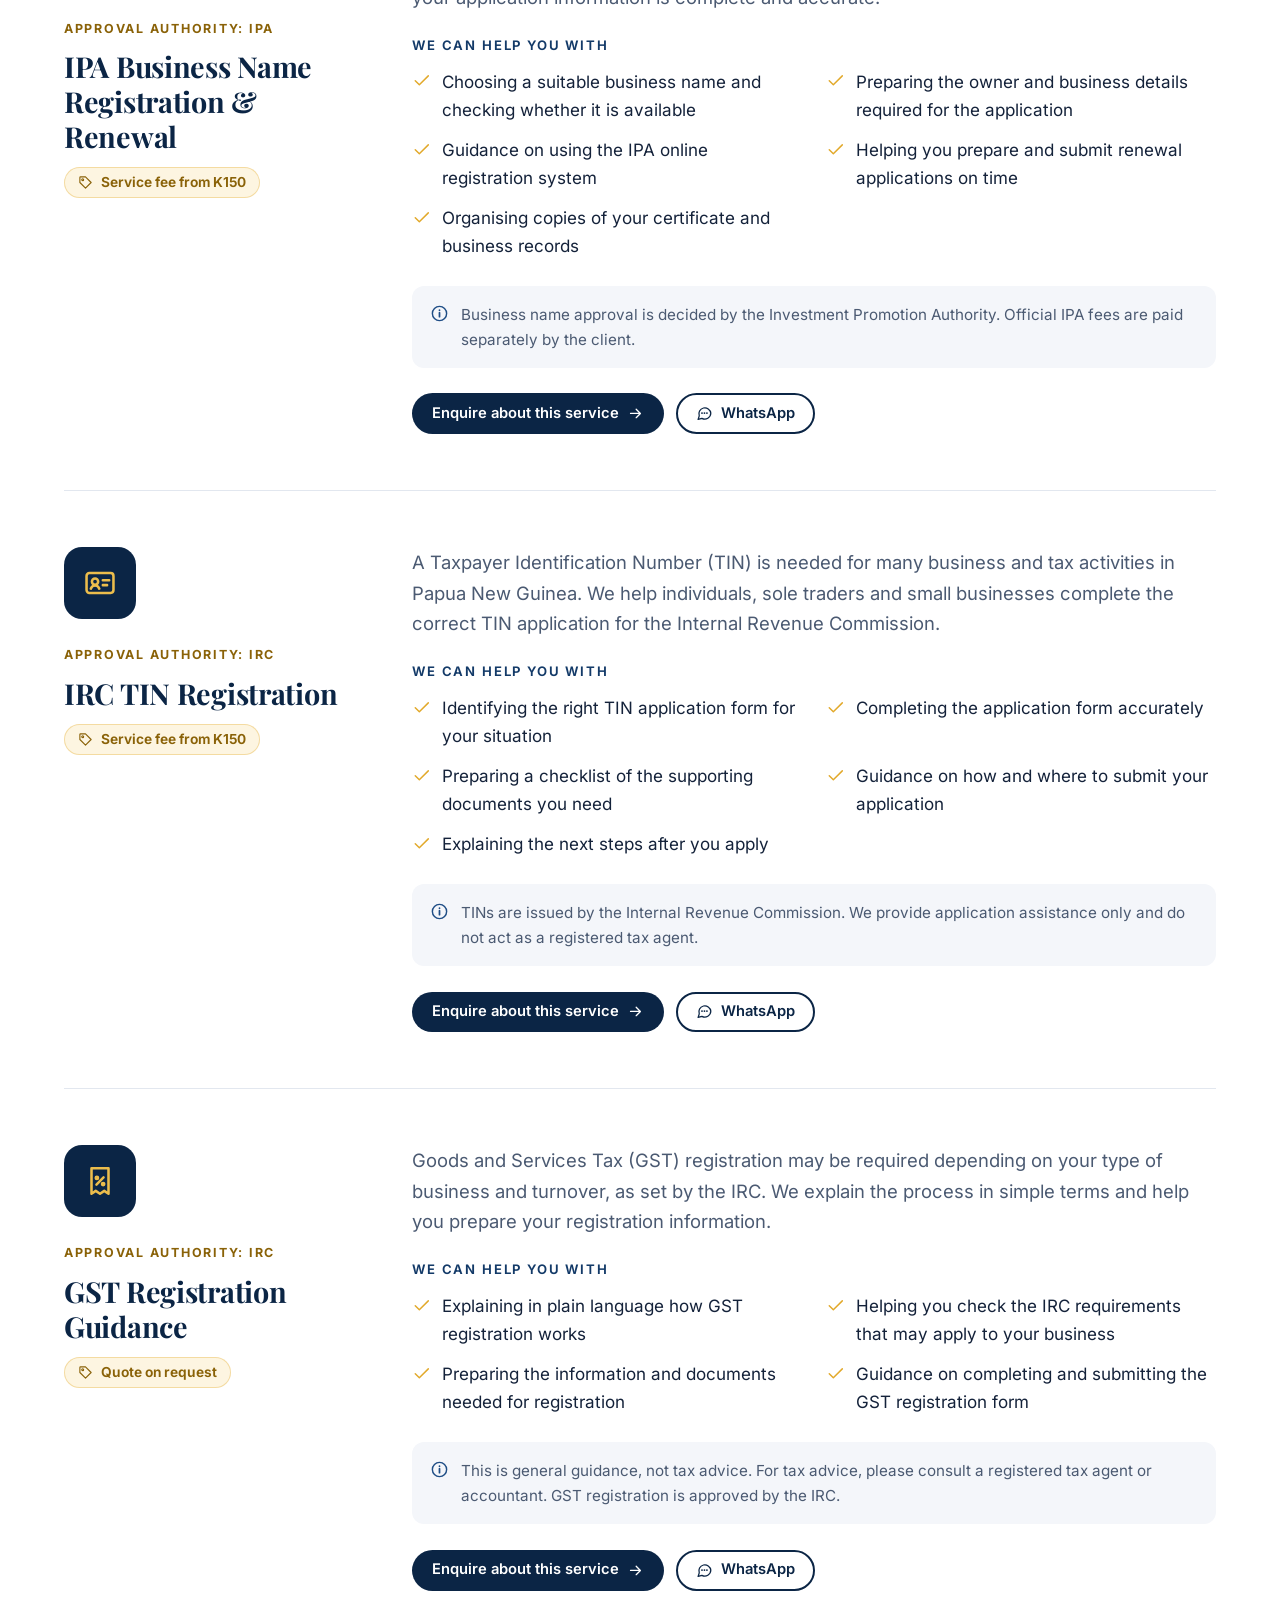
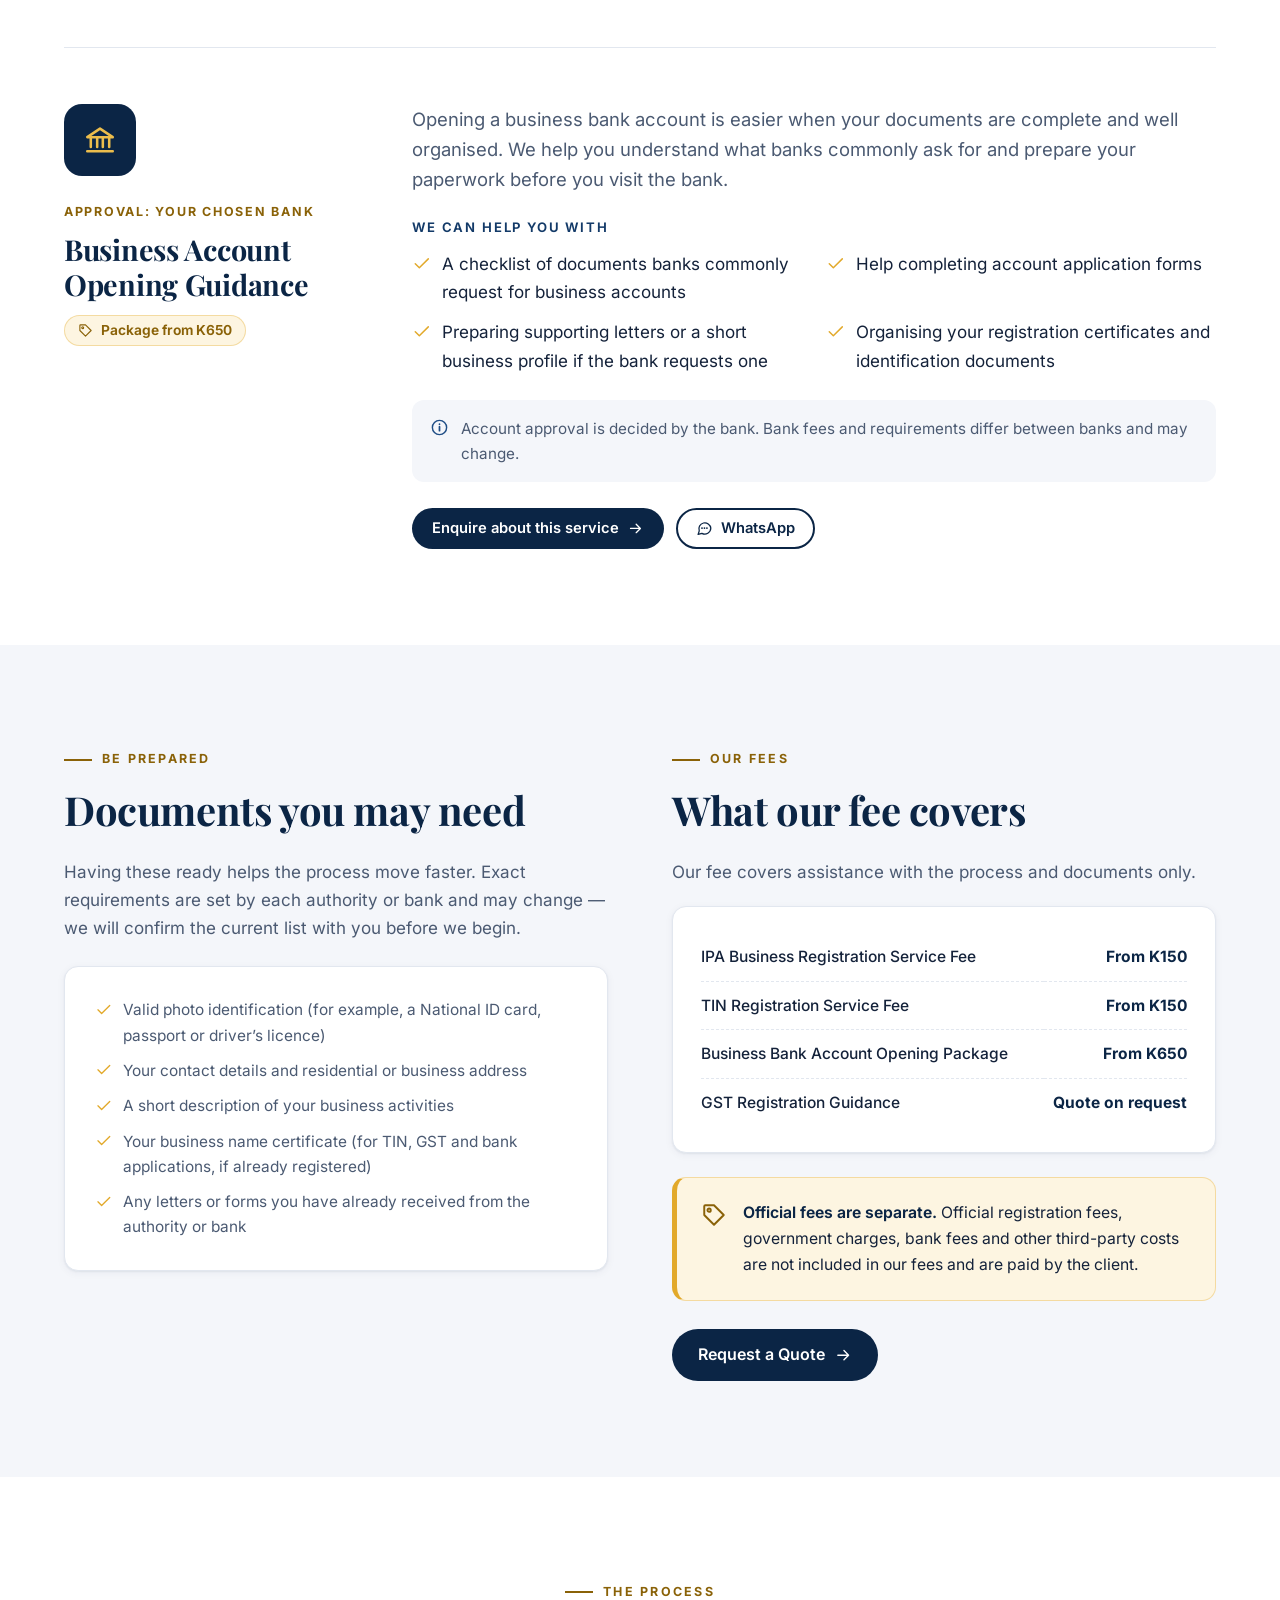
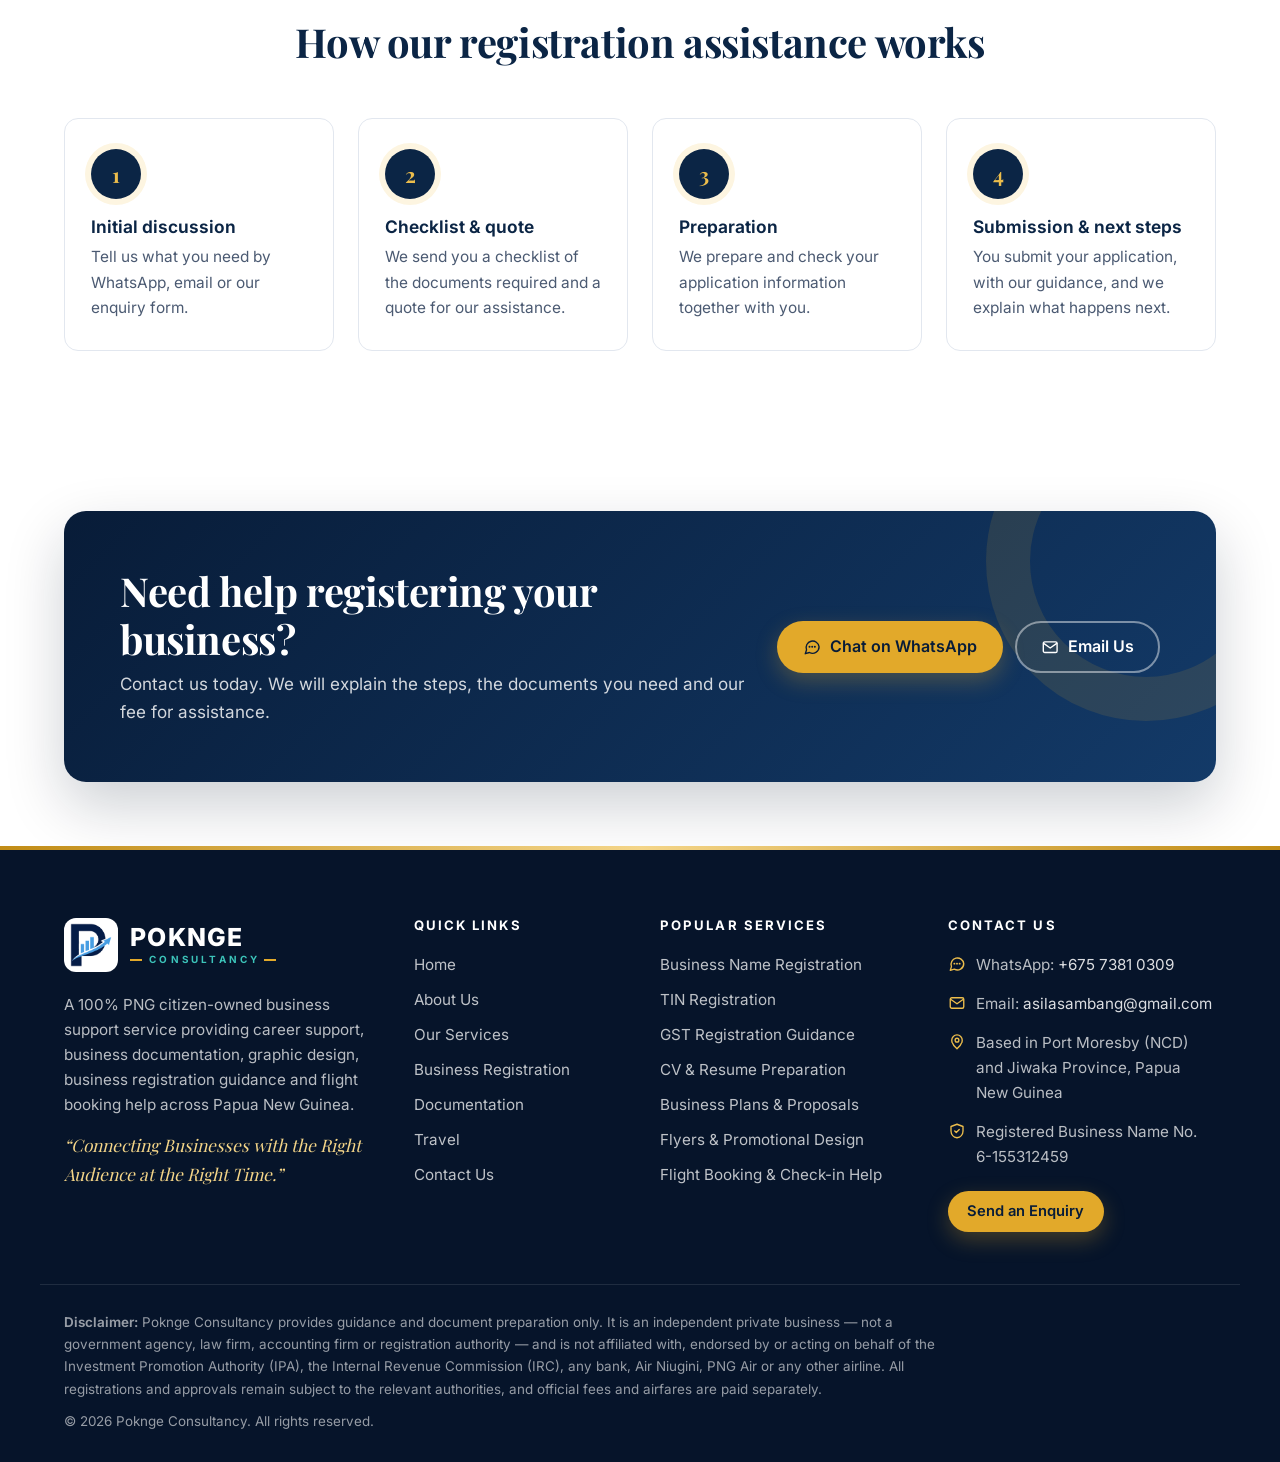
<file: registration.html>
<!DOCTYPE html>
<html lang="en">
<head>
  <meta charset="utf-8">
  <meta name="viewport" content="width=device-width, initial-scale=1">
  <title>Business Registration Assistance in PNG | IPA, TIN, GST | Poknge Consultancy</title>
  <meta name="description" content="Independent assistance with IPA business name registration and renewal, IRC TIN registration, GST registration guidance and business bank account opening in Papua New Guinea.">
  <meta name="author" content="Poknge Consultancy">
  <meta name="robots" content="index, follow">
  <meta name="theme-color" content="#0B2545">
  <meta name="format-detection" content="telephone=no">

  <!-- Social media sharing (Facebook, WhatsApp, LinkedIn) -->
  <meta property="og:type" content="website">
  <meta property="og:site_name" content="Poknge Consultancy">
  <meta property="og:title" content="Business Registration Assistance in PNG | IPA, TIN, GST | Poknge Consultancy">
  <meta property="og:description" content="Independent assistance with IPA business name registration and renewal, IRC TIN registration, GST registration guidance and business bank account opening in Papua New Guinea.">
  <meta property="og:url" content="https://aronsilasambang.github.io/poknge-consultancy/registration.html">
  <meta property="og:image" content="https://aronsilasambang.github.io/poknge-consultancy/og-image.jpg">
  <meta property="og:image:width" content="1200">
  <meta property="og:image:height" content="630">
  <meta name="twitter:card" content="summary_large_image">

  <link rel="canonical" href="https://aronsilasambang.github.io/poknge-consultancy/registration.html">
  <link rel="icon" href="favicon-32.png" sizes="32x32" type="image/png">
  <link rel="icon" href="icon-192.png" sizes="192x192" type="image/png">
  <link rel="apple-touch-icon" href="apple-touch-icon.png">
  <link rel="preload" href="inter.woff2" as="font" type="font/woff2" crossorigin>
  <link rel="preload" href="playfair-display.woff2" as="font" type="font/woff2" crossorigin>
  <link rel="stylesheet" href="style.css">
  <script src="script.js" defer></script>
</head>
<body>
<a class="skip-link" href="#main">Skip to main content</a>

<div class="topbar">
  <div class="container topbar__inner">
    <p class="topbar__note">Registered PNG Business No. 6-155312459 &middot; 100% PNG citizen-owned &middot; Port Moresby &amp; Jiwaka</p>
    <div class="topbar__links">
      <a href="https://wa.me/67573810309?text=Hello%20Poknge%20Consultancy%2C%20I%20would%20like%20to%20enquire%20about%20your%20services." data-wa="" target="_blank" rel="noopener"><svg class="icon" viewBox="0 0 24 24" fill="none" stroke="currentColor" stroke-width="1.8" stroke-linecap="round" stroke-linejoin="round" aria-hidden="true" focusable="false"><path d="M21 11.5a8.5 8.5 0 0 1-12.6 7.4L3 20.5l1.6-5A8.5 8.5 0 1 1 21 11.5z"/><path d="M8.5 11.5h.01M12 11.5h.01M15.5 11.5h.01" stroke-width="2.6"/></svg><span data-phone-text>+675 7381 0309</span></a>
      <a href="mailto:asilasambang@gmail.com?subject=Website%20enquiry%20-%20Poknge%20Consultancy" data-mailto="Website enquiry - Poknge Consultancy"><svg class="icon" viewBox="0 0 24 24" fill="none" stroke="currentColor" stroke-width="1.8" stroke-linecap="round" stroke-linejoin="round" aria-hidden="true" focusable="false"><rect x="3" y="5" width="18" height="14" rx="2"/><path d="m3.5 7 8.5 6 8.5-6"/></svg><span data-email-text>asilasambang@gmail.com</span></a>
    </div>
  </div>
</div>

<header class="site-header">
  <div class="container header__inner">
    <a class="brand" href="index.html" aria-label="Poknge Consultancy home"><span class="brand__mark-wrap"><img class="brand__mark" src="logo-mark.png" alt="" width="48" height="50"></span><span class="brand__text"><span class="brand__name">POKNGE</span><span class="brand__sub">Consultancy</span></span></a>
    <button class="nav-toggle" type="button" aria-expanded="false" aria-controls="site-nav" aria-label="Open menu">
      <span></span><span></span><span></span>
    </button>
    <nav class="site-nav" id="site-nav" aria-label="Main navigation">
      <ul>
          <li><a href="index.html">Home</a></li>
          <li><a href="about.html">About Us</a></li>
          <li><a href="services.html">Our Services</a></li>
          <li><a href="registration.html" aria-current="page">Business Registration</a></li>
          <li><a href="documentation.html">Documentation</a></li>
          <li><a href="travel.html">Travel</a></li>
          <li><a href="contact.html">Contact Us</a></li>
      </ul>
      <a class="btn btn--gold btn--sm nav-cta" href="contact.html">Get a Quote</a>
    </nav>
  </div>
</header>

<main id="main">

<section class="page-hero pattern">
  <div class="container">
    <ol class="breadcrumb" aria-label="Breadcrumb">
      <li><a href="index.html">Home</a></li>
      <li aria-current="page">Business Registration</li>
    </ol>
    <h1>Business Registration Services</h1>
    <p>Practical assistance with IPA business name registration, IRC TIN and GST registration, and business bank account paperwork.</p>
  </div>
</section>


<section class="section section--tight" style="padding-bottom:0">
  <div class="container">
    <div class="notice reveal" role="note">
      <svg class="icon" viewBox="0 0 24 24" fill="none" stroke="currentColor" stroke-width="1.8" stroke-linecap="round" stroke-linejoin="round" aria-hidden="true" focusable="false"><circle cx="12" cy="12" r="9"/><path d="M12 11v5M12 7.8h.01" stroke-width="2.2"/></svg>
      <div>
        <h2>Please read: independent assistance only</h2>
        <p>Poknge Consultancy is an independent private business. We are <strong>not affiliated with, endorsed by or acting on behalf of</strong> the Investment Promotion Authority (IPA), the Internal Revenue Commission (IRC) or any bank. We provide assistance and guidance and document preparation only, and we are not a government agency, law firm, accounting firm or registration authority. All registrations, approvals, processing times and official fees are decided by the relevant authority or bank, and official fees are paid separately by the client.</p>
      </div>
    </div>
  </div>
</section>

<section class="section">
  <div class="container split">
    <div class="reveal">
      <p class="eyebrow">Registration Support</p>
      <h2>Start your business on the right foot</h2>
      <p class="lead">Registering correctly is an important step towards operating legally, opening a business bank account, applying for contracts and building trust with customers.</p>
      <p class="muted">The process can feel complicated if you are doing it for the first time. We guide you through each step, help you prepare complete and accurate information, and explain what to expect &mdash; so you can avoid common mistakes and delays caused by missing information.</p>
      <p class="muted"><strong>We have done it ourselves:</strong> Poknge Consultancy is registered under the Business Names Act (Registered Business Name No. 6-155312459).</p>
      <nav class="chips" aria-label="Registration services" style="margin-top:28px">
        <a class="chip" href="#ipa"><svg class="icon" viewBox="0 0 24 24" fill="none" stroke="currentColor" stroke-width="1.8" stroke-linecap="round" stroke-linejoin="round" aria-hidden="true" focusable="false"><rect x="4" y="3" width="16" height="18" rx="1.5"/><path d="M9 21v-4h6v4M8.5 7h1M14.5 7h1M8.5 10.5h1M14.5 10.5h1M8.5 14h1M14.5 14h1"/></svg>Business Name (IPA)</a>
        <a class="chip" href="#tin"><svg class="icon" viewBox="0 0 24 24" fill="none" stroke="currentColor" stroke-width="1.8" stroke-linecap="round" stroke-linejoin="round" aria-hidden="true" focusable="false"><rect x="2.5" y="5" width="19" height="14" rx="2"/><circle cx="8.5" cy="11" r="2.2"/><path d="M5.5 16c.6-1.5 1.7-2.2 3-2.2s2.4.7 3 2.2M14 10h4.5M14 13.5h3"/></svg>TIN (IRC)</a>
        <a class="chip" href="#gst"><svg class="icon" viewBox="0 0 24 24" fill="none" stroke="currentColor" stroke-width="1.8" stroke-linecap="round" stroke-linejoin="round" aria-hidden="true" focusable="false"><path d="M6 3h12v18l-3-2-3 2-3-2-3 2z"/><path d="m9.5 14.5 5-5"/><circle cx="9.8" cy="9.8" r=".8"/><circle cx="14.2" cy="14.2" r=".8"/></svg>GST</a>
        <a class="chip" href="#bank"><svg class="icon" viewBox="0 0 24 24" fill="none" stroke="currentColor" stroke-width="1.8" stroke-linecap="round" stroke-linejoin="round" aria-hidden="true" focusable="false"><path d="M3 10h18L12 4z"/><path d="M5.5 10v7M10 10v7M14 10v7M18.5 10v7M3 20h18"/></svg>Bank Account</a>
      </nav>
    </div>
    <div class="reveal">
      <div class="media-frame"><img src="registration-illustration.svg" width="560" height="440" alt="Illustration of a business registration checklist on a clipboard with an identification card"></div>
    </div>
  </div>
</section>

<section class="section" style="padding-top:0">
  <div class="container">
    <article class="detail reveal" id="ipa">
      <div class="detail__aside">
        <div class="icon-box icon-box--lg icon-box--navy"><svg class="icon" viewBox="0 0 24 24" fill="none" stroke="currentColor" stroke-width="1.8" stroke-linecap="round" stroke-linejoin="round" aria-hidden="true" focusable="false"><rect x="4" y="3" width="16" height="18" rx="1.5"/><path d="M9 21v-4h6v4M8.5 7h1M14.5 7h1M8.5 10.5h1M14.5 10.5h1M8.5 14h1M14.5 14h1"/></svg></div>
        <span class="detail__tag">Approval authority: IPA</span>
        <h2>IPA Business Name Registration &amp; Renewal</h2>
        <p class="price-tag"><svg class="icon" viewBox="0 0 24 24" fill="none" stroke="currentColor" stroke-width="1.8" stroke-linecap="round" stroke-linejoin="round" aria-hidden="true" focusable="false"><path d="M3 12V4a1 1 0 0 1 1-1h8l9 9-9 9z"/><circle cx="7.5" cy="7.5" r="1.5"/></svg><span>Service fee from K150</span></p>
      </div>
      <div class="detail__body">
        <p class="lead">Registering your business name is often the first formal step in starting a business in Papua New Guinea. We guide you through the IPA business name process and help make sure your application information is complete and accurate.</p>
        <h3>We can help you with</h3>
        <ul class="check-list check-list--two"><li><svg class="icon" viewBox="0 0 24 24" fill="none" stroke="currentColor" stroke-width="1.8" stroke-linecap="round" stroke-linejoin="round" aria-hidden="true" focusable="false"><path d="M20 6 9 17l-5-5"/></svg> Choosing a suitable business name and checking whether it is available</li><li><svg class="icon" viewBox="0 0 24 24" fill="none" stroke="currentColor" stroke-width="1.8" stroke-linecap="round" stroke-linejoin="round" aria-hidden="true" focusable="false"><path d="M20 6 9 17l-5-5"/></svg> Preparing the owner and business details required for the application</li><li><svg class="icon" viewBox="0 0 24 24" fill="none" stroke="currentColor" stroke-width="1.8" stroke-linecap="round" stroke-linejoin="round" aria-hidden="true" focusable="false"><path d="M20 6 9 17l-5-5"/></svg> Guidance on using the IPA online registration system</li><li><svg class="icon" viewBox="0 0 24 24" fill="none" stroke="currentColor" stroke-width="1.8" stroke-linecap="round" stroke-linejoin="round" aria-hidden="true" focusable="false"><path d="M20 6 9 17l-5-5"/></svg> Helping you prepare and submit renewal applications on time</li><li><svg class="icon" viewBox="0 0 24 24" fill="none" stroke="currentColor" stroke-width="1.8" stroke-linecap="round" stroke-linejoin="round" aria-hidden="true" focusable="false"><path d="M20 6 9 17l-5-5"/></svg> Organising copies of your certificate and business records</li></ul>
        <div class="detail__note"><svg class="icon" viewBox="0 0 24 24" fill="none" stroke="currentColor" stroke-width="1.8" stroke-linecap="round" stroke-linejoin="round" aria-hidden="true" focusable="false"><circle cx="12" cy="12" r="9"/><path d="M12 11v5M12 7.8h.01" stroke-width="2.2"/></svg><span>Business name approval is decided by the Investment Promotion Authority. Official IPA fees are paid separately by the client.</span></div>
        <div class="detail__actions btn-row">
          <a class="btn btn--navy btn--sm" href="contact.html?service=ipa">Enquire about this service <svg class="icon" viewBox="0 0 24 24" fill="none" stroke="currentColor" stroke-width="1.8" stroke-linecap="round" stroke-linejoin="round" aria-hidden="true" focusable="false"><path d="M5 12h14M13 6l6 6-6 6"/></svg></a>
          <a class="btn btn--outline btn--sm" href="https://wa.me/67573810309?text=Hello%20Poknge%20Consultancy%2C%20I%20need%20help%20with%20IPA%20Business%20Name%20Registration%20and%20Renewal." data-wa="Hello Poknge Consultancy, I need help with IPA Business Name Registration and Renewal." target="_blank" rel="noopener"><svg class="icon" viewBox="0 0 24 24" fill="none" stroke="currentColor" stroke-width="1.8" stroke-linecap="round" stroke-linejoin="round" aria-hidden="true" focusable="false"><path d="M21 11.5a8.5 8.5 0 0 1-12.6 7.4L3 20.5l1.6-5A8.5 8.5 0 1 1 21 11.5z"/><path d="M8.5 11.5h.01M12 11.5h.01M15.5 11.5h.01" stroke-width="2.6"/></svg> WhatsApp</a>
        </div>
      </div>
    </article>
    <article class="detail reveal" id="tin">
      <div class="detail__aside">
        <div class="icon-box icon-box--lg icon-box--navy"><svg class="icon" viewBox="0 0 24 24" fill="none" stroke="currentColor" stroke-width="1.8" stroke-linecap="round" stroke-linejoin="round" aria-hidden="true" focusable="false"><rect x="2.5" y="5" width="19" height="14" rx="2"/><circle cx="8.5" cy="11" r="2.2"/><path d="M5.5 16c.6-1.5 1.7-2.2 3-2.2s2.4.7 3 2.2M14 10h4.5M14 13.5h3"/></svg></div>
        <span class="detail__tag">Approval authority: IRC</span>
        <h2>IRC TIN Registration</h2>
        <p class="price-tag"><svg class="icon" viewBox="0 0 24 24" fill="none" stroke="currentColor" stroke-width="1.8" stroke-linecap="round" stroke-linejoin="round" aria-hidden="true" focusable="false"><path d="M3 12V4a1 1 0 0 1 1-1h8l9 9-9 9z"/><circle cx="7.5" cy="7.5" r="1.5"/></svg><span>Service fee from K150</span></p>
      </div>
      <div class="detail__body">
        <p class="lead">A Taxpayer Identification Number (TIN) is needed for many business and tax activities in Papua New Guinea. We help individuals, sole traders and small businesses complete the correct TIN application for the Internal Revenue Commission.</p>
        <h3>We can help you with</h3>
        <ul class="check-list check-list--two"><li><svg class="icon" viewBox="0 0 24 24" fill="none" stroke="currentColor" stroke-width="1.8" stroke-linecap="round" stroke-linejoin="round" aria-hidden="true" focusable="false"><path d="M20 6 9 17l-5-5"/></svg> Identifying the right TIN application form for your situation</li><li><svg class="icon" viewBox="0 0 24 24" fill="none" stroke="currentColor" stroke-width="1.8" stroke-linecap="round" stroke-linejoin="round" aria-hidden="true" focusable="false"><path d="M20 6 9 17l-5-5"/></svg> Completing the application form accurately</li><li><svg class="icon" viewBox="0 0 24 24" fill="none" stroke="currentColor" stroke-width="1.8" stroke-linecap="round" stroke-linejoin="round" aria-hidden="true" focusable="false"><path d="M20 6 9 17l-5-5"/></svg> Preparing a checklist of the supporting documents you need</li><li><svg class="icon" viewBox="0 0 24 24" fill="none" stroke="currentColor" stroke-width="1.8" stroke-linecap="round" stroke-linejoin="round" aria-hidden="true" focusable="false"><path d="M20 6 9 17l-5-5"/></svg> Guidance on how and where to submit your application</li><li><svg class="icon" viewBox="0 0 24 24" fill="none" stroke="currentColor" stroke-width="1.8" stroke-linecap="round" stroke-linejoin="round" aria-hidden="true" focusable="false"><path d="M20 6 9 17l-5-5"/></svg> Explaining the next steps after you apply</li></ul>
        <div class="detail__note"><svg class="icon" viewBox="0 0 24 24" fill="none" stroke="currentColor" stroke-width="1.8" stroke-linecap="round" stroke-linejoin="round" aria-hidden="true" focusable="false"><circle cx="12" cy="12" r="9"/><path d="M12 11v5M12 7.8h.01" stroke-width="2.2"/></svg><span>TINs are issued by the Internal Revenue Commission. We provide application assistance only and do not act as a registered tax agent.</span></div>
        <div class="detail__actions btn-row">
          <a class="btn btn--navy btn--sm" href="contact.html?service=tin">Enquire about this service <svg class="icon" viewBox="0 0 24 24" fill="none" stroke="currentColor" stroke-width="1.8" stroke-linecap="round" stroke-linejoin="round" aria-hidden="true" focusable="false"><path d="M5 12h14M13 6l6 6-6 6"/></svg></a>
          <a class="btn btn--outline btn--sm" href="https://wa.me/67573810309?text=Hello%20Poknge%20Consultancy%2C%20I%20need%20help%20with%20IRC%20TIN%20Registration." data-wa="Hello Poknge Consultancy, I need help with IRC TIN Registration." target="_blank" rel="noopener"><svg class="icon" viewBox="0 0 24 24" fill="none" stroke="currentColor" stroke-width="1.8" stroke-linecap="round" stroke-linejoin="round" aria-hidden="true" focusable="false"><path d="M21 11.5a8.5 8.5 0 0 1-12.6 7.4L3 20.5l1.6-5A8.5 8.5 0 1 1 21 11.5z"/><path d="M8.5 11.5h.01M12 11.5h.01M15.5 11.5h.01" stroke-width="2.6"/></svg> WhatsApp</a>
        </div>
      </div>
    </article>
    <article class="detail reveal" id="gst">
      <div class="detail__aside">
        <div class="icon-box icon-box--lg icon-box--navy"><svg class="icon" viewBox="0 0 24 24" fill="none" stroke="currentColor" stroke-width="1.8" stroke-linecap="round" stroke-linejoin="round" aria-hidden="true" focusable="false"><path d="M6 3h12v18l-3-2-3 2-3-2-3 2z"/><path d="m9.5 14.5 5-5"/><circle cx="9.8" cy="9.8" r=".8"/><circle cx="14.2" cy="14.2" r=".8"/></svg></div>
        <span class="detail__tag">Approval authority: IRC</span>
        <h2>GST Registration Guidance</h2>
        <p class="price-tag"><svg class="icon" viewBox="0 0 24 24" fill="none" stroke="currentColor" stroke-width="1.8" stroke-linecap="round" stroke-linejoin="round" aria-hidden="true" focusable="false"><path d="M3 12V4a1 1 0 0 1 1-1h8l9 9-9 9z"/><circle cx="7.5" cy="7.5" r="1.5"/></svg><span>Quote on request</span></p>
      </div>
      <div class="detail__body">
        <p class="lead">Goods and Services Tax (GST) registration may be required depending on your type of business and turnover, as set by the IRC. We explain the process in simple terms and help you prepare your registration information.</p>
        <h3>We can help you with</h3>
        <ul class="check-list check-list--two"><li><svg class="icon" viewBox="0 0 24 24" fill="none" stroke="currentColor" stroke-width="1.8" stroke-linecap="round" stroke-linejoin="round" aria-hidden="true" focusable="false"><path d="M20 6 9 17l-5-5"/></svg> Explaining in plain language how GST registration works</li><li><svg class="icon" viewBox="0 0 24 24" fill="none" stroke="currentColor" stroke-width="1.8" stroke-linecap="round" stroke-linejoin="round" aria-hidden="true" focusable="false"><path d="M20 6 9 17l-5-5"/></svg> Helping you check the IRC requirements that may apply to your business</li><li><svg class="icon" viewBox="0 0 24 24" fill="none" stroke="currentColor" stroke-width="1.8" stroke-linecap="round" stroke-linejoin="round" aria-hidden="true" focusable="false"><path d="M20 6 9 17l-5-5"/></svg> Preparing the information and documents needed for registration</li><li><svg class="icon" viewBox="0 0 24 24" fill="none" stroke="currentColor" stroke-width="1.8" stroke-linecap="round" stroke-linejoin="round" aria-hidden="true" focusable="false"><path d="M20 6 9 17l-5-5"/></svg> Guidance on completing and submitting the GST registration form</li></ul>
        <div class="detail__note"><svg class="icon" viewBox="0 0 24 24" fill="none" stroke="currentColor" stroke-width="1.8" stroke-linecap="round" stroke-linejoin="round" aria-hidden="true" focusable="false"><circle cx="12" cy="12" r="9"/><path d="M12 11v5M12 7.8h.01" stroke-width="2.2"/></svg><span>This is general guidance, not tax advice. For tax advice, please consult a registered tax agent or accountant. GST registration is approved by the IRC.</span></div>
        <div class="detail__actions btn-row">
          <a class="btn btn--navy btn--sm" href="contact.html?service=gst">Enquire about this service <svg class="icon" viewBox="0 0 24 24" fill="none" stroke="currentColor" stroke-width="1.8" stroke-linecap="round" stroke-linejoin="round" aria-hidden="true" focusable="false"><path d="M5 12h14M13 6l6 6-6 6"/></svg></a>
          <a class="btn btn--outline btn--sm" href="https://wa.me/67573810309?text=Hello%20Poknge%20Consultancy%2C%20I%20need%20help%20with%20GST%20Registration%20Guidance." data-wa="Hello Poknge Consultancy, I need help with GST Registration Guidance." target="_blank" rel="noopener"><svg class="icon" viewBox="0 0 24 24" fill="none" stroke="currentColor" stroke-width="1.8" stroke-linecap="round" stroke-linejoin="round" aria-hidden="true" focusable="false"><path d="M21 11.5a8.5 8.5 0 0 1-12.6 7.4L3 20.5l1.6-5A8.5 8.5 0 1 1 21 11.5z"/><path d="M8.5 11.5h.01M12 11.5h.01M15.5 11.5h.01" stroke-width="2.6"/></svg> WhatsApp</a>
        </div>
      </div>
    </article>
    <article class="detail reveal" id="bank">
      <div class="detail__aside">
        <div class="icon-box icon-box--lg icon-box--navy"><svg class="icon" viewBox="0 0 24 24" fill="none" stroke="currentColor" stroke-width="1.8" stroke-linecap="round" stroke-linejoin="round" aria-hidden="true" focusable="false"><path d="M3 10h18L12 4z"/><path d="M5.5 10v7M10 10v7M14 10v7M18.5 10v7M3 20h18"/></svg></div>
        <span class="detail__tag">Approval: your chosen bank</span>
        <h2>Business Account Opening Guidance</h2>
        <p class="price-tag"><svg class="icon" viewBox="0 0 24 24" fill="none" stroke="currentColor" stroke-width="1.8" stroke-linecap="round" stroke-linejoin="round" aria-hidden="true" focusable="false"><path d="M3 12V4a1 1 0 0 1 1-1h8l9 9-9 9z"/><circle cx="7.5" cy="7.5" r="1.5"/></svg><span>Package from K650</span></p>
      </div>
      <div class="detail__body">
        <p class="lead">Opening a business bank account is easier when your documents are complete and well organised. We help you understand what banks commonly ask for and prepare your paperwork before you visit the bank.</p>
        <h3>We can help you with</h3>
        <ul class="check-list check-list--two"><li><svg class="icon" viewBox="0 0 24 24" fill="none" stroke="currentColor" stroke-width="1.8" stroke-linecap="round" stroke-linejoin="round" aria-hidden="true" focusable="false"><path d="M20 6 9 17l-5-5"/></svg> A checklist of documents banks commonly request for business accounts</li><li><svg class="icon" viewBox="0 0 24 24" fill="none" stroke="currentColor" stroke-width="1.8" stroke-linecap="round" stroke-linejoin="round" aria-hidden="true" focusable="false"><path d="M20 6 9 17l-5-5"/></svg> Help completing account application forms</li><li><svg class="icon" viewBox="0 0 24 24" fill="none" stroke="currentColor" stroke-width="1.8" stroke-linecap="round" stroke-linejoin="round" aria-hidden="true" focusable="false"><path d="M20 6 9 17l-5-5"/></svg> Preparing supporting letters or a short business profile if the bank requests one</li><li><svg class="icon" viewBox="0 0 24 24" fill="none" stroke="currentColor" stroke-width="1.8" stroke-linecap="round" stroke-linejoin="round" aria-hidden="true" focusable="false"><path d="M20 6 9 17l-5-5"/></svg> Organising your registration certificates and identification documents</li></ul>
        <div class="detail__note"><svg class="icon" viewBox="0 0 24 24" fill="none" stroke="currentColor" stroke-width="1.8" stroke-linecap="round" stroke-linejoin="round" aria-hidden="true" focusable="false"><circle cx="12" cy="12" r="9"/><path d="M12 11v5M12 7.8h.01" stroke-width="2.2"/></svg><span>Account approval is decided by the bank. Bank fees and requirements differ between banks and may change.</span></div>
        <div class="detail__actions btn-row">
          <a class="btn btn--navy btn--sm" href="contact.html?service=bank">Enquire about this service <svg class="icon" viewBox="0 0 24 24" fill="none" stroke="currentColor" stroke-width="1.8" stroke-linecap="round" stroke-linejoin="round" aria-hidden="true" focusable="false"><path d="M5 12h14M13 6l6 6-6 6"/></svg></a>
          <a class="btn btn--outline btn--sm" href="https://wa.me/67573810309?text=Hello%20Poknge%20Consultancy%2C%20I%20need%20help%20with%20Business%20Account%20Opening%20Guidance." data-wa="Hello Poknge Consultancy, I need help with Business Account Opening Guidance." target="_blank" rel="noopener"><svg class="icon" viewBox="0 0 24 24" fill="none" stroke="currentColor" stroke-width="1.8" stroke-linecap="round" stroke-linejoin="round" aria-hidden="true" focusable="false"><path d="M21 11.5a8.5 8.5 0 0 1-12.6 7.4L3 20.5l1.6-5A8.5 8.5 0 1 1 21 11.5z"/><path d="M8.5 11.5h.01M12 11.5h.01M15.5 11.5h.01" stroke-width="2.6"/></svg> WhatsApp</a>
        </div>
      </div>
    </article>
  </div>
</section>

<section class="section section--soft">
  <div class="container split" style="align-items:start">
    <div class="reveal">
      <p class="eyebrow">Be Prepared</p>
      <h2>Documents you may need</h2>
      <p class="muted">Having these ready helps the process move faster. Exact requirements are set by each authority or bank and may change &mdash; we will confirm the current list with you before we begin.</p>
      <div class="card card--flat" style="margin-top:24px">
        <ul class="check-list">
          <li><svg class="icon" viewBox="0 0 24 24" fill="none" stroke="currentColor" stroke-width="1.8" stroke-linecap="round" stroke-linejoin="round" aria-hidden="true" focusable="false"><path d="M20 6 9 17l-5-5"/></svg> Valid photo identification (for example, a National ID card, passport or driver&rsquo;s licence)</li>
          <li><svg class="icon" viewBox="0 0 24 24" fill="none" stroke="currentColor" stroke-width="1.8" stroke-linecap="round" stroke-linejoin="round" aria-hidden="true" focusable="false"><path d="M20 6 9 17l-5-5"/></svg> Your contact details and residential or business address</li>
          <li><svg class="icon" viewBox="0 0 24 24" fill="none" stroke="currentColor" stroke-width="1.8" stroke-linecap="round" stroke-linejoin="round" aria-hidden="true" focusable="false"><path d="M20 6 9 17l-5-5"/></svg> A short description of your business activities</li>
          <li><svg class="icon" viewBox="0 0 24 24" fill="none" stroke="currentColor" stroke-width="1.8" stroke-linecap="round" stroke-linejoin="round" aria-hidden="true" focusable="false"><path d="M20 6 9 17l-5-5"/></svg> Your business name certificate (for TIN, GST and bank applications, if already registered)</li>
          <li><svg class="icon" viewBox="0 0 24 24" fill="none" stroke="currentColor" stroke-width="1.8" stroke-linecap="round" stroke-linejoin="round" aria-hidden="true" focusable="false"><path d="M20 6 9 17l-5-5"/></svg> Any letters or forms you have already received from the authority or bank</li>
        </ul>
      </div>
    </div>
    <div class="reveal">
      <p class="eyebrow">Our Fees</p>
      <h2>What our fee covers</h2>
      <p class="muted">Our fee covers assistance with the process and documents only.</p>
      <div class="card card--flat price-card" style="margin-top:20px">
        <table class="price-table"><caption class="sr-only">Registration guidance fees</caption><tbody>
          <tr><th scope="row">IPA Business Registration Service Fee</th><td>From K150</td></tr>
          <tr><th scope="row">TIN Registration Service Fee</th><td>From K150</td></tr>
          <tr><th scope="row">Business Bank Account Opening Package</th><td>From K650</td></tr>
          <tr><th scope="row">GST Registration Guidance</th><td>Quote on request</td></tr>
        </tbody></table>
      </div>
      <div class="notice" style="margin-top:24px">
        <svg class="icon" viewBox="0 0 24 24" fill="none" stroke="currentColor" stroke-width="1.8" stroke-linecap="round" stroke-linejoin="round" aria-hidden="true" focusable="false"><path d="M3 12V4a1 1 0 0 1 1-1h8l9 9-9 9z"/><circle cx="7.5" cy="7.5" r="1.5"/></svg>
        <div>
          <p><strong>Official fees are separate.</strong> Official registration fees, government charges, bank fees and other third-party costs are not included in our fees and are paid by the client.</p>
        </div>
      </div>
      <div class="btn-row" style="margin-top:28px">
        <a class="btn btn--navy" href="contact.html?service=ipa">Request a Quote <svg class="icon" viewBox="0 0 24 24" fill="none" stroke="currentColor" stroke-width="1.8" stroke-linecap="round" stroke-linejoin="round" aria-hidden="true" focusable="false"><path d="M5 12h14M13 6l6 6-6 6"/></svg></a>
      </div>
    </div>
  </div>
</section>

<section class="section">
  <div class="container">
    <div class="section-head reveal">
      <p class="eyebrow">The Process</p>
      <h2>How our registration assistance works</h2>
    </div>
    <ol class="steps">
      <li class="step reveal"><span class="step__num">1</span><h3>Initial discussion</h3><p>Tell us what you need by WhatsApp, email or our enquiry form.</p></li>
      <li class="step reveal"><span class="step__num">2</span><h3>Checklist &amp; quote</h3><p>We send you a checklist of the documents required and a quote for our assistance.</p></li>
      <li class="step reveal"><span class="step__num">3</span><h3>Preparation</h3><p>We prepare and check your application information together with you.</p></li>
      <li class="step reveal"><span class="step__num">4</span><h3>Submission &amp; next steps</h3><p>You submit your application, with our guidance, and we explain what happens next.</p></li>
    </ol>
  </div>
</section>

<section class="section section--tight">
  <div class="container">
    <div class="cta-band reveal">
      <div>
        <h2>Need help registering your business?</h2>
        <p>Contact us today. We will explain the steps, the documents you need and our fee for assistance.</p>
      </div>
      <div class="btn-row">
        <a class="btn btn--gold" href="https://wa.me/67573810309?text=Hello%20Poknge%20Consultancy%2C%20I%20need%20help%20with%20business%20registration." data-wa="Hello Poknge Consultancy, I need help with business registration." target="_blank" rel="noopener"><svg class="icon" viewBox="0 0 24 24" fill="none" stroke="currentColor" stroke-width="1.8" stroke-linecap="round" stroke-linejoin="round" aria-hidden="true" focusable="false"><path d="M21 11.5a8.5 8.5 0 0 1-12.6 7.4L3 20.5l1.6-5A8.5 8.5 0 1 1 21 11.5z"/><path d="M8.5 11.5h.01M12 11.5h.01M15.5 11.5h.01" stroke-width="2.6"/></svg> Chat on WhatsApp</a>
        <a class="btn btn--outline-light" href="mailto:asilasambang@gmail.com?subject=Website%20enquiry%20-%20Poknge%20Consultancy" data-mailto="Website enquiry - Poknge Consultancy"><svg class="icon" viewBox="0 0 24 24" fill="none" stroke="currentColor" stroke-width="1.8" stroke-linecap="round" stroke-linejoin="round" aria-hidden="true" focusable="false"><rect x="3" y="5" width="18" height="14" rx="2"/><path d="m3.5 7 8.5 6 8.5-6"/></svg> Email Us</a>
      </div>
    </div>
  </div>
</section>

</main>

<footer class="site-footer">
  <div class="container footer-grid">
    <div>
      <a class="brand brand--light" href="index.html" aria-label="Poknge Consultancy home"><span class="brand__mark-wrap"><img class="brand__mark" src="logo-mark.png" alt="" width="48" height="50"></span><span class="brand__text"><span class="brand__name">POKNGE</span><span class="brand__sub">Consultancy</span></span></a>
      <p class="footer-about">A 100% PNG citizen-owned business support service providing career support, business documentation, graphic design, business registration guidance and flight booking help across Papua New Guinea.</p>
      <p class="footer-tagline">&ldquo;Connecting Businesses with the Right Audience at the Right Time.&rdquo;</p>
    </div>
    <div>
      <h2>Quick Links</h2>
      <ul class="footer-links">
        <li><a href="index.html">Home</a></li>
<li><a href="about.html">About Us</a></li>
<li><a href="services.html">Our Services</a></li>
<li><a href="registration.html">Business Registration</a></li>
<li><a href="documentation.html">Documentation</a></li>
<li><a href="travel.html">Travel</a></li>
<li><a href="contact.html">Contact Us</a></li>
      </ul>
    </div>
    <div>
      <h2>Popular Services</h2>
      <ul class="footer-links">
        <li><a href="registration.html#ipa">Business Name Registration</a></li>
        <li><a href="registration.html#tin">TIN Registration</a></li>
        <li><a href="registration.html#gst">GST Registration Guidance</a></li>
        <li><a href="documentation.html#cv">CV &amp; Resume Preparation</a></li>
        <li><a href="documentation.html#plan">Business Plans &amp; Proposals</a></li>
        <li><a href="documentation.html#design">Flyers &amp; Promotional Design</a></li>
        <li><a href="travel.html">Flight Booking &amp; Check-in Help</a></li>
      </ul>
    </div>
    <div>
      <h2>Contact Us</h2>
      <ul class="footer-contact">
        <li><svg class="icon" viewBox="0 0 24 24" fill="none" stroke="currentColor" stroke-width="1.8" stroke-linecap="round" stroke-linejoin="round" aria-hidden="true" focusable="false"><path d="M21 11.5a8.5 8.5 0 0 1-12.6 7.4L3 20.5l1.6-5A8.5 8.5 0 1 1 21 11.5z"/><path d="M8.5 11.5h.01M12 11.5h.01M15.5 11.5h.01" stroke-width="2.6"/></svg><span>WhatsApp: <a href="https://wa.me/67573810309?text=Hello%20Poknge%20Consultancy%2C%20I%20would%20like%20to%20enquire%20about%20your%20services." data-wa="" target="_blank" rel="noopener"><span data-phone-text>+675 7381 0309</span></a></span></li>
        <li><svg class="icon" viewBox="0 0 24 24" fill="none" stroke="currentColor" stroke-width="1.8" stroke-linecap="round" stroke-linejoin="round" aria-hidden="true" focusable="false"><rect x="3" y="5" width="18" height="14" rx="2"/><path d="m3.5 7 8.5 6 8.5-6"/></svg><span>Email: <a href="mailto:asilasambang@gmail.com?subject=Website%20enquiry%20-%20Poknge%20Consultancy" data-mailto="Website enquiry - Poknge Consultancy"><span data-email-text>asilasambang@gmail.com</span></a></span></li>
        <li><svg class="icon" viewBox="0 0 24 24" fill="none" stroke="currentColor" stroke-width="1.8" stroke-linecap="round" stroke-linejoin="round" aria-hidden="true" focusable="false"><path d="M12 21s-7-6.1-7-11.5a7 7 0 0 1 14 0C19 14.9 12 21 12 21z"/><circle cx="12" cy="9.5" r="2.5"/></svg><span>Based in Port Moresby (NCD)<br>and Jiwaka Province, Papua New Guinea</span></li>
        <li><svg class="icon" viewBox="0 0 24 24" fill="none" stroke="currentColor" stroke-width="1.8" stroke-linecap="round" stroke-linejoin="round" aria-hidden="true" focusable="false"><path d="M12 3l8 3v6c0 4.5-3.4 8.3-8 9-4.6-.7-8-4.5-8-9V6z"/><path d="m9 12 2 2 4-4"/></svg><span>Registered Business Name No. 6-155312459</span></li>
      </ul>
      <div class="btn-row" style="margin-top:22px">
        <a class="btn btn--gold btn--sm" href="contact.html">Send an Enquiry</a>
      </div>
    </div>
  </div>
  <div class="container footer-bottom">
    <p class="footer-disclaimer"><strong>Disclaimer:</strong> Poknge Consultancy provides guidance and document preparation only. It is an independent private business &mdash; not a government agency, law firm, accounting firm or registration authority &mdash; and is not affiliated with, endorsed by or acting on behalf of the Investment Promotion Authority (IPA), the Internal Revenue Commission (IRC), any bank, Air Niugini, PNG Air or any other airline. All registrations and approvals remain subject to the relevant authorities, and official fees and airfares are paid separately.</p>
    <p>&copy; <span data-year>2026</span> Poknge Consultancy. All rights reserved.</p>
  </div>
</footer>

<div class="float-contact">
  <a class="float-btn float-btn--email" href="mailto:asilasambang@gmail.com?subject=Website%20enquiry%20-%20Poknge%20Consultancy" data-mailto="Website enquiry - Poknge Consultancy" aria-label="Email Poknge Consultancy"><svg class="icon" viewBox="0 0 24 24" fill="none" stroke="currentColor" stroke-width="1.8" stroke-linecap="round" stroke-linejoin="round" aria-hidden="true" focusable="false"><rect x="3" y="5" width="18" height="14" rx="2"/><path d="m3.5 7 8.5 6 8.5-6"/></svg></a>
  <a class="float-btn float-btn--wa" href="https://wa.me/67573810309?text=Hello%20Poknge%20Consultancy%2C%20I%20would%20like%20to%20enquire%20about%20your%20services." data-wa="" target="_blank" rel="noopener" aria-label="Chat with Poknge Consultancy on WhatsApp"><svg class="icon" viewBox="0 0 24 24" fill="none" stroke="currentColor" stroke-width="1.8" stroke-linecap="round" stroke-linejoin="round" aria-hidden="true" focusable="false"><path d="M21 11.5a8.5 8.5 0 0 1-12.6 7.4L3 20.5l1.6-5A8.5 8.5 0 1 1 21 11.5z"/><path d="M8.5 11.5h.01M12 11.5h.01M15.5 11.5h.01" stroke-width="2.6"/></svg><span class="float-btn__label">Chat on WhatsApp</span></a>
</div>
</body>
</html>
</file>
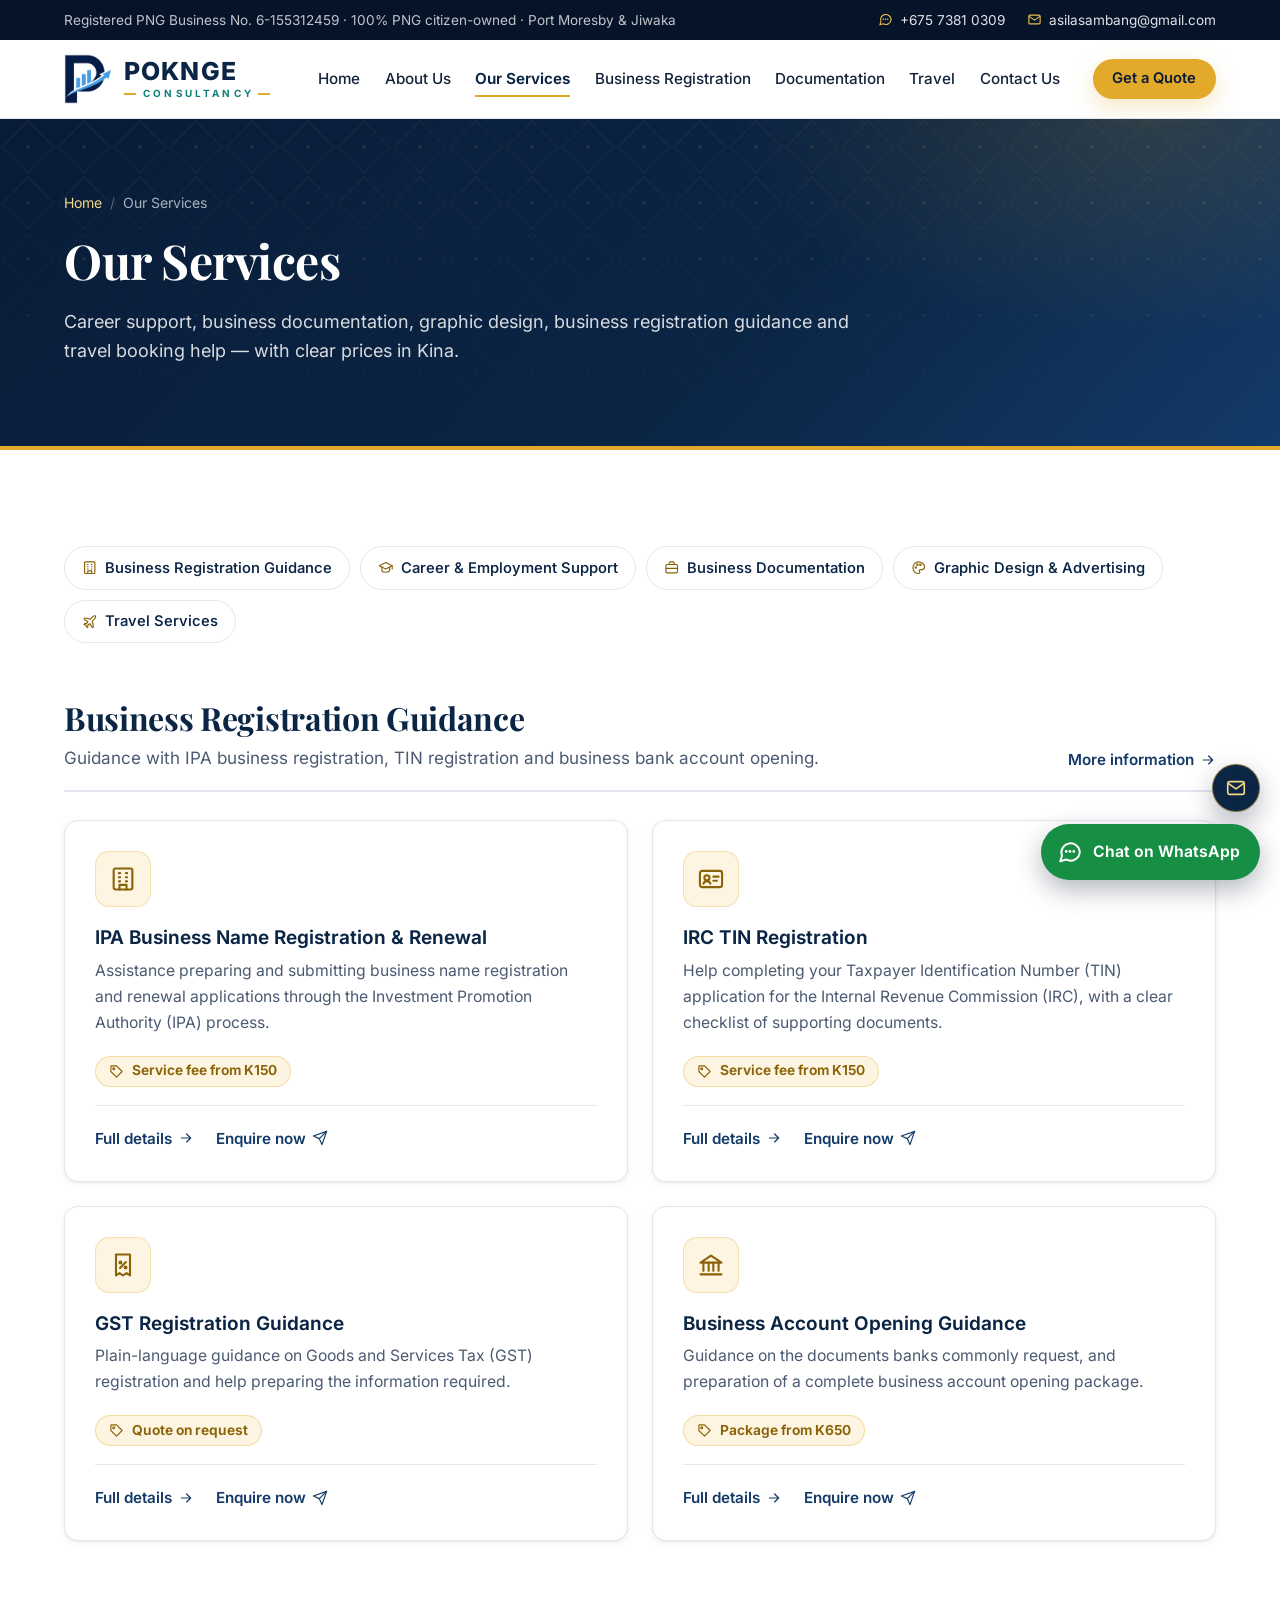
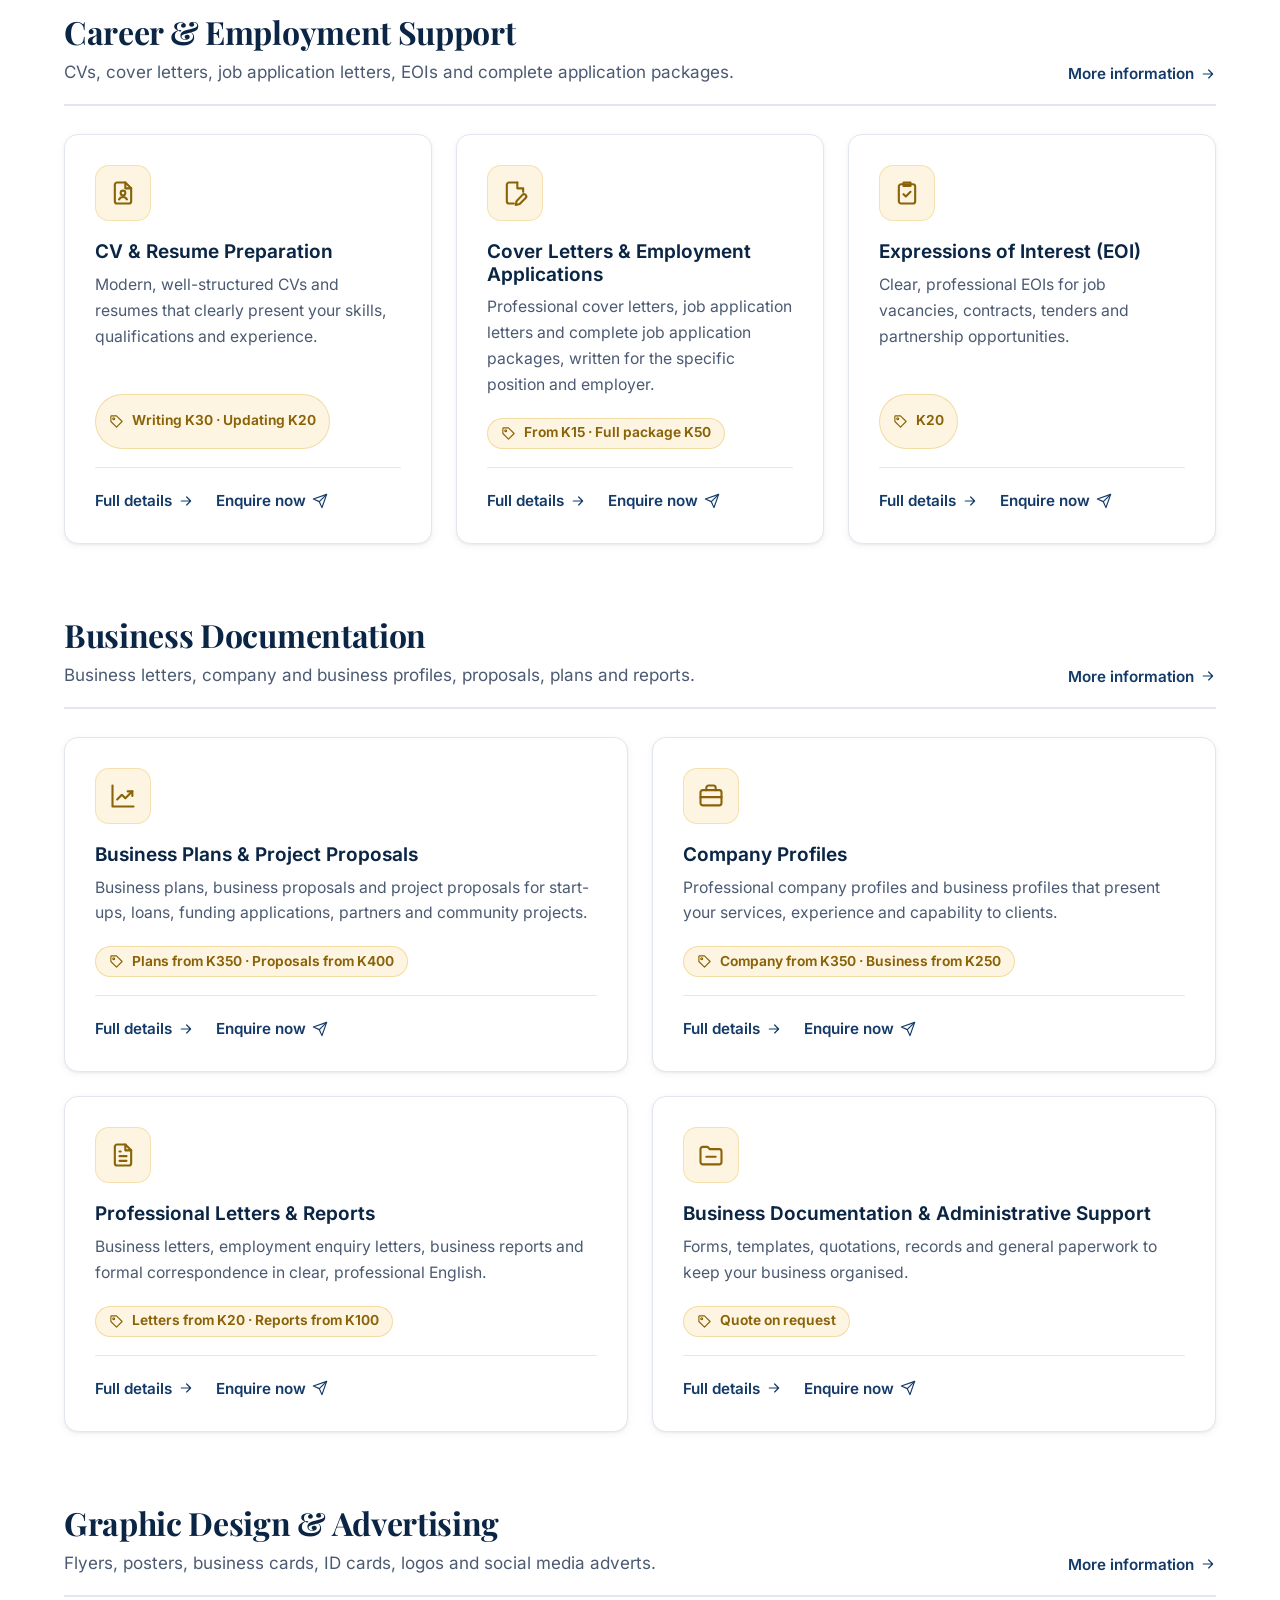
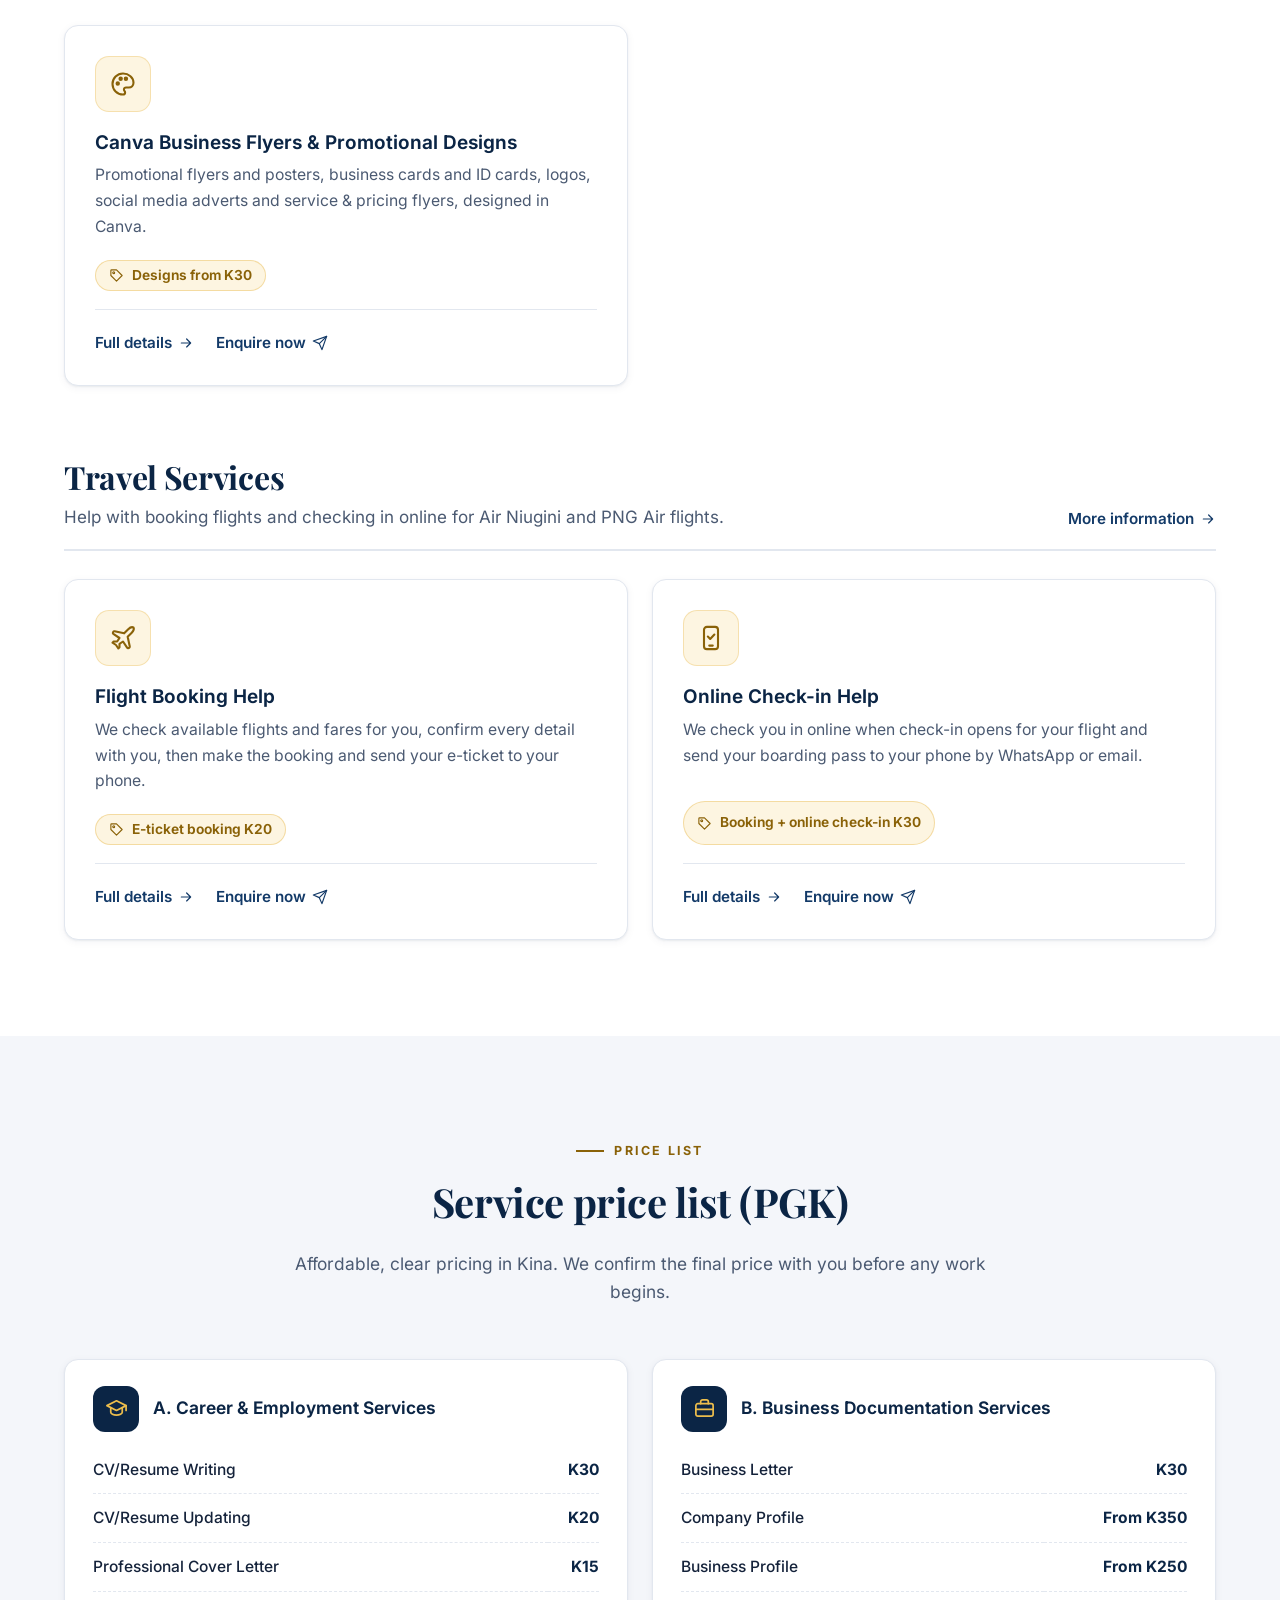
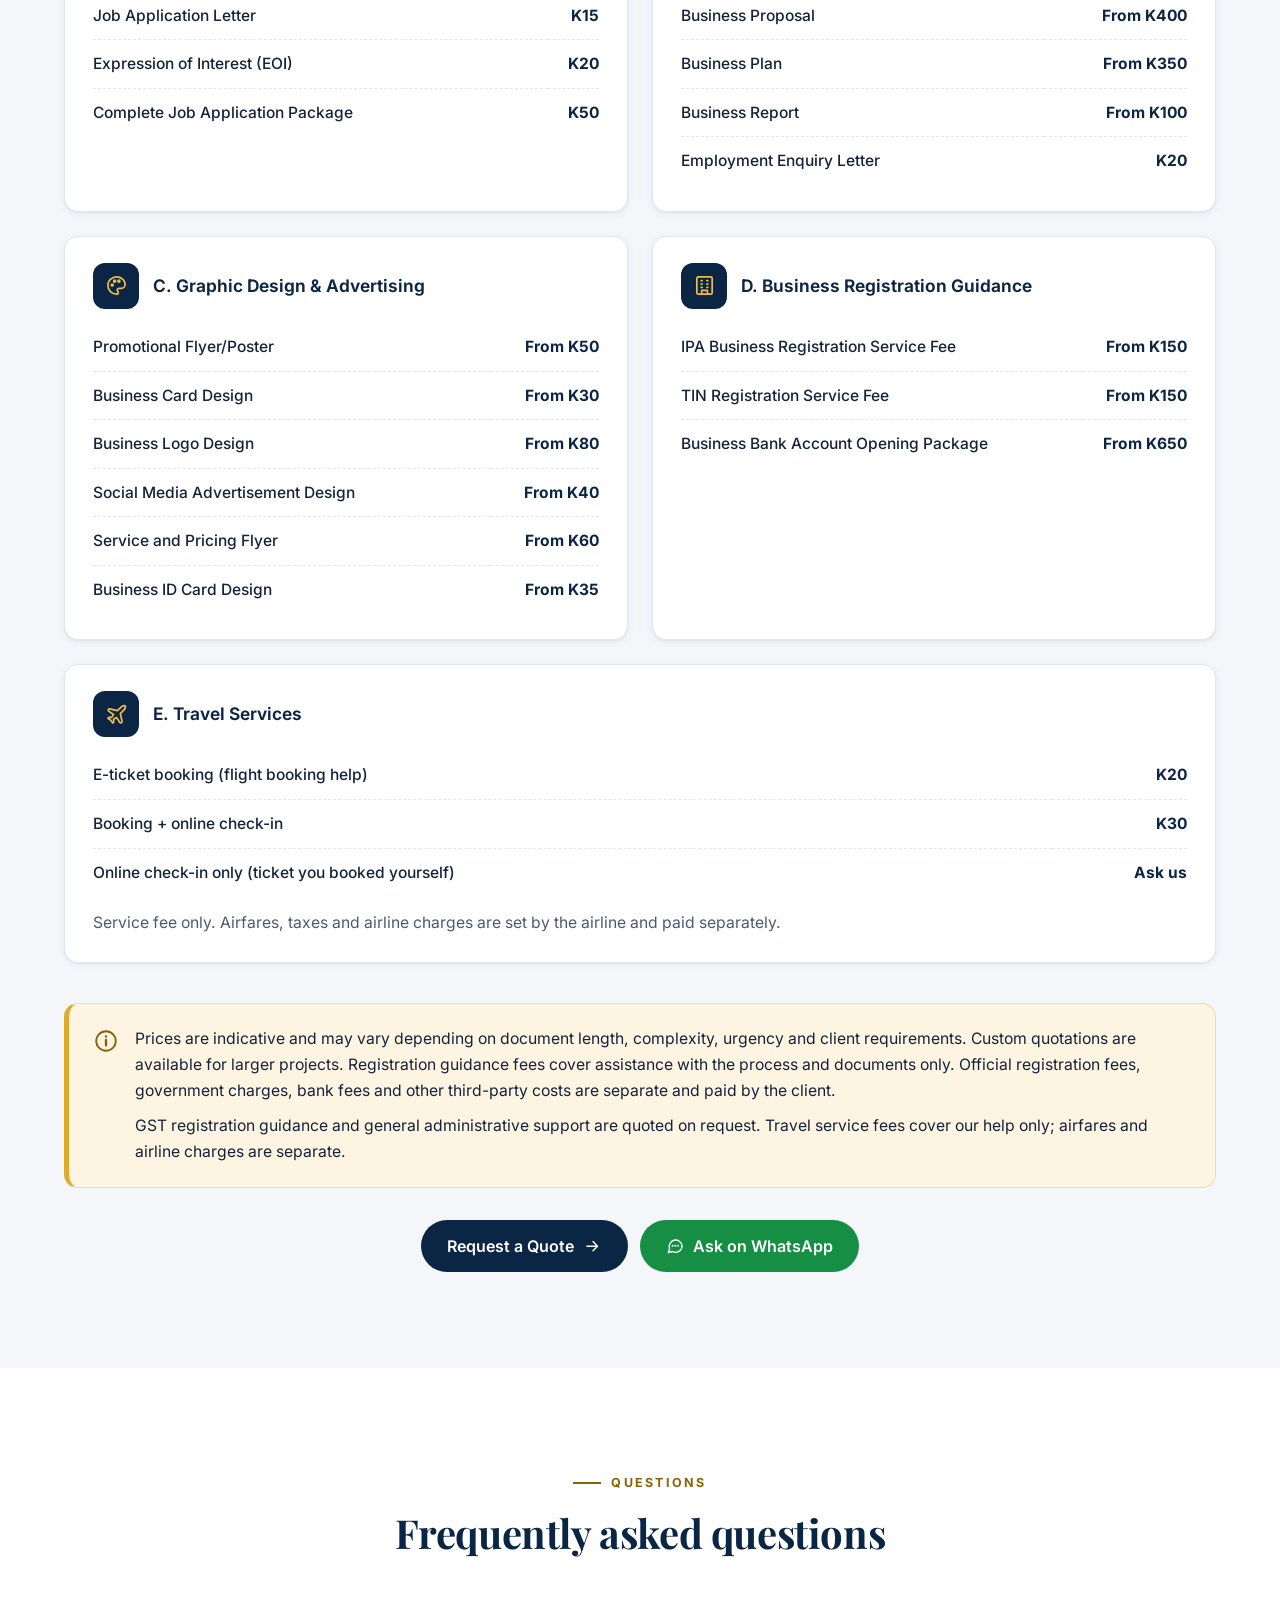
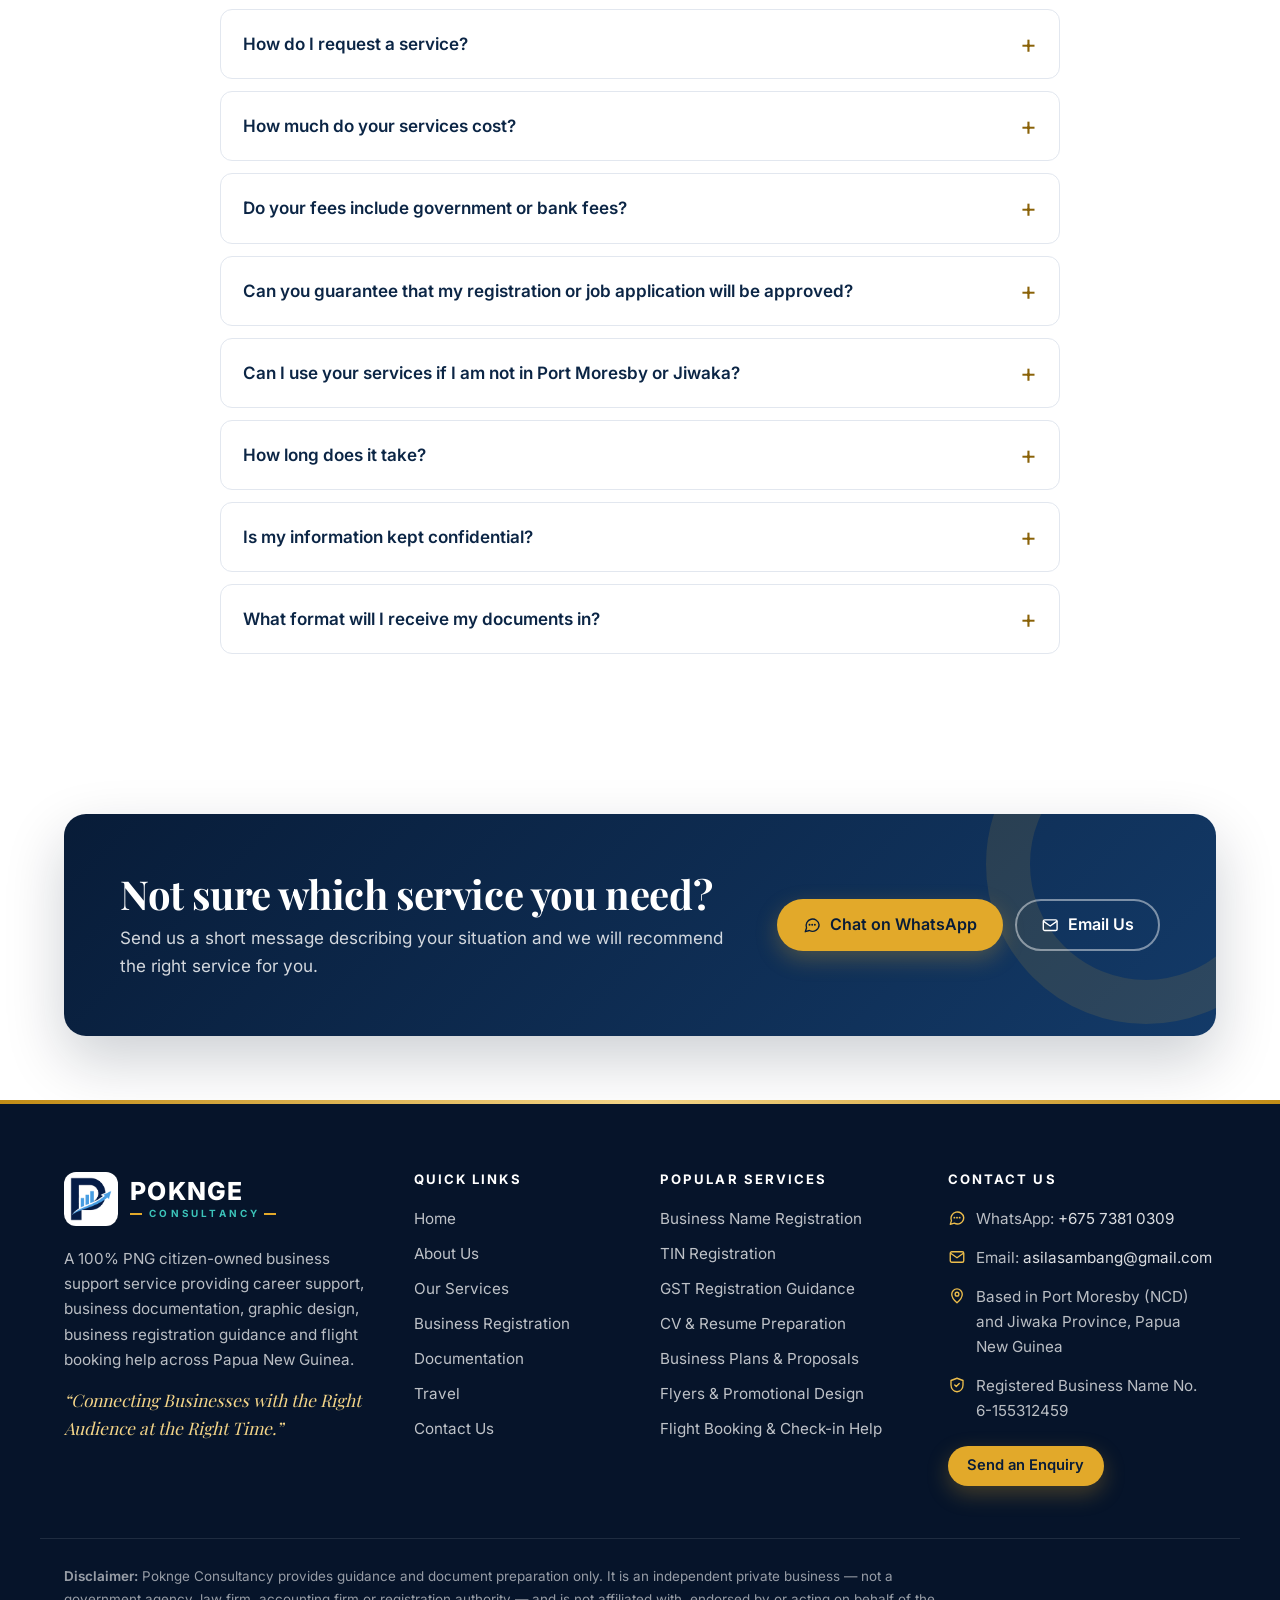
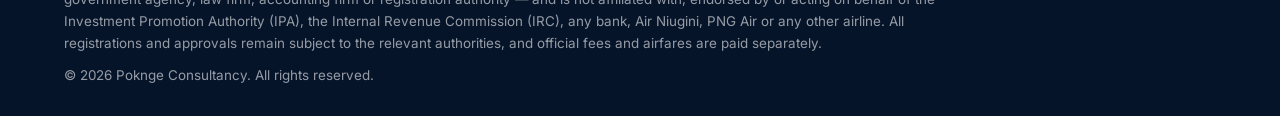
<file: services.html>
<!DOCTYPE html>
<html lang="en">
<head>
  <meta charset="utf-8">
  <meta name="viewport" content="width=device-width, initial-scale=1">
  <title>Our Services | Business Registration, CVs, Business Plans &amp; Design | Poknge Consultancy</title>
  <meta name="description" content="Poknge Consultancy services and price list (PGK): CVs from K20, cover letters, EOIs, business plans, company profiles, flyers, logos, IPA, TIN and bank account registration guidance, and flight booking help from K20 in PNG.">
  <meta name="author" content="Poknge Consultancy">
  <meta name="robots" content="index, follow">
  <meta name="theme-color" content="#0B2545">
  <meta name="format-detection" content="telephone=no">

  <!-- Social media sharing (Facebook, WhatsApp, LinkedIn) -->
  <meta property="og:type" content="website">
  <meta property="og:site_name" content="Poknge Consultancy">
  <meta property="og:title" content="Our Services | Business Registration, CVs, Business Plans &amp; Design | Poknge Consultancy">
  <meta property="og:description" content="Poknge Consultancy services and price list (PGK): CVs from K20, cover letters, EOIs, business plans, company profiles, flyers, logos, IPA, TIN and bank account registration guidance, and flight booking help from K20 in PNG.">
  <meta property="og:url" content="https://aronsilasambang.github.io/poknge-consultancy/services.html">
  <meta property="og:image" content="https://aronsilasambang.github.io/poknge-consultancy/og-image.jpg">
  <meta property="og:image:width" content="1200">
  <meta property="og:image:height" content="630">
  <meta name="twitter:card" content="summary_large_image">

  <link rel="canonical" href="https://aronsilasambang.github.io/poknge-consultancy/services.html">
  <link rel="icon" href="favicon-32.png" sizes="32x32" type="image/png">
  <link rel="icon" href="icon-192.png" sizes="192x192" type="image/png">
  <link rel="apple-touch-icon" href="apple-touch-icon.png">
  <link rel="preload" href="inter.woff2" as="font" type="font/woff2" crossorigin>
  <link rel="preload" href="playfair-display.woff2" as="font" type="font/woff2" crossorigin>
  <link rel="stylesheet" href="style.css">
  <script src="script.js" defer></script>
  <script type="application/ld+json">
{
  "@context": "https://schema.org",
  "@type": "FAQPage",
  "mainEntity": [
    {
      "@type": "Question",
      "name": "How do I request a service?",
      "acceptedAnswer": {
        "@type": "Answer",
        "text": "Send us a message on WhatsApp, email us, or complete the enquiry form on our Contact page. Tell us what you need and we will reply with the next steps and a quote."
      }
    },
    {
      "@type": "Question",
      "name": "How much do your services cost?",
      "acceptedAnswer": {
        "@type": "Answer",
        "text": "Please see our price list. Prices are indicative and may vary depending on document length, complexity, urgency and your requirements. We confirm the price with you before any work begins."
      }
    },
    {
      "@type": "Question",
      "name": "Do your fees include government or bank fees?",
      "acceptedAnswer": {
        "@type": "Answer",
        "text": "No. Our fees cover our assistance and document preparation only. Official fees charged by the IPA, IRC, banks or other organisations are separate and are paid by the client."
      }
    },
    {
      "@type": "Question",
      "name": "Can you guarantee that my registration or job application will be approved?",
      "acceptedAnswer": {
        "@type": "Answer",
        "text": "No. Registrations and approvals are decided only by the relevant authority, and hiring decisions are made by employers. Our job is to make sure your documents are complete, accurate and professionally presented."
      }
    },
    {
      "@type": "Question",
      "name": "Can I use your services if I am not in Port Moresby or Jiwaka?",
      "acceptedAnswer": {
        "@type": "Answer",
        "text": "Yes. We are based in Port Moresby and Jiwaka Province, and we serve clients across Papua New Guinea by WhatsApp and email."
      }
    },
    {
      "@type": "Question",
      "name": "How long does it take?",
      "acceptedAnswer": {
        "@type": "Answer",
        "text": "It depends on the service and how quickly you can provide the information we need. We give you an estimated timeframe with your quote. Government processing times are set by the relevant authority."
      }
    },
    {
      "@type": "Question",
      "name": "Is my information kept confidential?",
      "acceptedAnswer": {
        "@type": "Answer",
        "text": "Yes. We use your personal and business information only to prepare your documents and to communicate with you about your work. We do not share it with anyone else without your permission."
      }
    },
    {
      "@type": "Question",
      "name": "What format will I receive my documents in?",
      "acceptedAnswer": {
        "@type": "Answer",
        "text": "Final copies are provided as PDF, Word or image files, depending on the service. Designs are suitable for printing and for sharing on Facebook and WhatsApp."
      }
    }
  ]
}
  </script>
</head>
<body>
<a class="skip-link" href="#main">Skip to main content</a>

<div class="topbar">
  <div class="container topbar__inner">
    <p class="topbar__note">Registered PNG Business No. 6-155312459 &middot; 100% PNG citizen-owned &middot; Port Moresby &amp; Jiwaka</p>
    <div class="topbar__links">
      <a href="https://wa.me/67573810309?text=Hello%20Poknge%20Consultancy%2C%20I%20would%20like%20to%20enquire%20about%20your%20services." data-wa="" target="_blank" rel="noopener"><svg class="icon" viewBox="0 0 24 24" fill="none" stroke="currentColor" stroke-width="1.8" stroke-linecap="round" stroke-linejoin="round" aria-hidden="true" focusable="false"><path d="M21 11.5a8.5 8.5 0 0 1-12.6 7.4L3 20.5l1.6-5A8.5 8.5 0 1 1 21 11.5z"/><path d="M8.5 11.5h.01M12 11.5h.01M15.5 11.5h.01" stroke-width="2.6"/></svg><span data-phone-text>+675 7381 0309</span></a>
      <a href="mailto:asilasambang@gmail.com?subject=Website%20enquiry%20-%20Poknge%20Consultancy" data-mailto="Website enquiry - Poknge Consultancy"><svg class="icon" viewBox="0 0 24 24" fill="none" stroke="currentColor" stroke-width="1.8" stroke-linecap="round" stroke-linejoin="round" aria-hidden="true" focusable="false"><rect x="3" y="5" width="18" height="14" rx="2"/><path d="m3.5 7 8.5 6 8.5-6"/></svg><span data-email-text>asilasambang@gmail.com</span></a>
    </div>
  </div>
</div>

<header class="site-header">
  <div class="container header__inner">
    <a class="brand" href="index.html" aria-label="Poknge Consultancy home"><span class="brand__mark-wrap"><img class="brand__mark" src="logo-mark.png" alt="" width="48" height="50"></span><span class="brand__text"><span class="brand__name">POKNGE</span><span class="brand__sub">Consultancy</span></span></a>
    <button class="nav-toggle" type="button" aria-expanded="false" aria-controls="site-nav" aria-label="Open menu">
      <span></span><span></span><span></span>
    </button>
    <nav class="site-nav" id="site-nav" aria-label="Main navigation">
      <ul>
          <li><a href="index.html">Home</a></li>
          <li><a href="about.html">About Us</a></li>
          <li><a href="services.html" aria-current="page">Our Services</a></li>
          <li><a href="registration.html">Business Registration</a></li>
          <li><a href="documentation.html">Documentation</a></li>
          <li><a href="travel.html">Travel</a></li>
          <li><a href="contact.html">Contact Us</a></li>
      </ul>
      <a class="btn btn--gold btn--sm nav-cta" href="contact.html">Get a Quote</a>
    </nav>
  </div>
</header>

<main id="main">

<section class="page-hero pattern">
  <div class="container">
    <ol class="breadcrumb" aria-label="Breadcrumb">
      <li><a href="index.html">Home</a></li>
      <li aria-current="page">Our Services</li>
    </ol>
    <h1>Our Services</h1>
    <p>Career support, business documentation, graphic design, business registration guidance and travel booking help &mdash; with clear prices in Kina.</p>
  </div>
</section>


<section class="section">
  <div class="container">
    <nav class="chips reveal" aria-label="Service categories" style="margin-bottom:56px">
      <a class="chip" href="#registration-support"><svg class="icon" viewBox="0 0 24 24" fill="none" stroke="currentColor" stroke-width="1.8" stroke-linecap="round" stroke-linejoin="round" aria-hidden="true" focusable="false"><rect x="4" y="3" width="16" height="18" rx="1.5"/><path d="M9 21v-4h6v4M8.5 7h1M14.5 7h1M8.5 10.5h1M14.5 10.5h1M8.5 14h1M14.5 14h1"/></svg>Business Registration Guidance</a><a class="chip" href="#career-documents"><svg class="icon" viewBox="0 0 24 24" fill="none" stroke="currentColor" stroke-width="1.8" stroke-linecap="round" stroke-linejoin="round" aria-hidden="true" focusable="false"><path d="M2 9l10-5 10 5-10 5z"/><path d="M6 11v5c0 1.5 2.7 3 6 3s6-1.5 6-3v-5"/><path d="M22 9v5"/></svg>Career &amp; Employment Support</a><a class="chip" href="#business-documents"><svg class="icon" viewBox="0 0 24 24" fill="none" stroke="currentColor" stroke-width="1.8" stroke-linecap="round" stroke-linejoin="round" aria-hidden="true" focusable="false"><rect x="3" y="7" width="18" height="13" rx="2"/><path d="M8 7V5a2 2 0 0 1 2-2h4a2 2 0 0 1 2 2v2M3 13h18"/></svg>Business Documentation</a><a class="chip" href="#design-promotion"><svg class="icon" viewBox="0 0 24 24" fill="none" stroke="currentColor" stroke-width="1.8" stroke-linecap="round" stroke-linejoin="round" aria-hidden="true" focusable="false"><path d="M12 3a9 9 0 0 0 0 18c1.1 0 1.8-.8 1.8-1.8 0-.5-.2-.9-.5-1.2-.3-.3-.5-.7-.5-1.2 0-1 .8-1.8 1.8-1.8H17a4 4 0 0 0 4-4c0-4.4-4-8-9-8z"/><circle cx="7.5" cy="11.5" r="1"/><circle cx="10" cy="7.5" r="1"/><circle cx="14.5" cy="7.5" r="1"/></svg>Graphic Design &amp; Advertising</a><a class="chip" href="#travel-services"><svg class="icon" viewBox="0 0 24 24" fill="none" stroke="currentColor" stroke-width="1.8" stroke-linecap="round" stroke-linejoin="round" aria-hidden="true" focusable="false"><path d="M17.8 19.2 16 11l3.5-3.5C21 6 21.5 4 21 3c-1-.5-3 0-4.5 1.5L13 8 4.8 6.2c-.5-.1-.9.1-1.1.5l-.3.5c-.2.5-.1 1 .3 1.3L9 12l-2 3H4l-1 1 3 2 2 3 1-1v-3l3-2 3.5 5.3c.3.4.8.5 1.3.3l.5-.2c.4-.3.6-.7.5-1.2z"/></svg>Travel Services</a>
    </nav>
    
    <div class="cat-block" id="registration-support">
      <div class="cat-head reveal">
        <div>
          <h2>Business Registration Guidance</h2>
          <p>Guidance with IPA business registration, TIN registration and business bank account opening.</p>
        </div>
        <a class="card__link" href="registration.html">More information <svg class="icon" viewBox="0 0 24 24" fill="none" stroke="currentColor" stroke-width="1.8" stroke-linecap="round" stroke-linejoin="round" aria-hidden="true" focusable="false"><path d="M5 12h14M13 6l6 6-6 6"/></svg></a>
      </div>
      <div class="grid grid-2">
        <article class="card service-card reveal">
          <div class="icon-box"><svg class="icon" viewBox="0 0 24 24" fill="none" stroke="currentColor" stroke-width="1.8" stroke-linecap="round" stroke-linejoin="round" aria-hidden="true" focusable="false"><rect x="4" y="3" width="16" height="18" rx="1.5"/><path d="M9 21v-4h6v4M8.5 7h1M14.5 7h1M8.5 10.5h1M14.5 10.5h1M8.5 14h1M14.5 14h1"/></svg></div>
          <h3>IPA Business Name Registration &amp; Renewal</h3>
          <p>Assistance preparing and submitting business name registration and renewal applications through the Investment Promotion Authority (IPA) process.</p>
          <p class="price-tag"><svg class="icon" viewBox="0 0 24 24" fill="none" stroke="currentColor" stroke-width="1.8" stroke-linecap="round" stroke-linejoin="round" aria-hidden="true" focusable="false"><path d="M3 12V4a1 1 0 0 1 1-1h8l9 9-9 9z"/><circle cx="7.5" cy="7.5" r="1.5"/></svg><span>Service fee from K150</span></p>
          <div class="service-card__actions">
            <a class="card__link" href="registration.html#ipa">Full details <svg class="icon" viewBox="0 0 24 24" fill="none" stroke="currentColor" stroke-width="1.8" stroke-linecap="round" stroke-linejoin="round" aria-hidden="true" focusable="false"><path d="M5 12h14M13 6l6 6-6 6"/></svg></a>
            <a class="card__link" href="contact.html?service=ipa">Enquire now <svg class="icon" viewBox="0 0 24 24" fill="none" stroke="currentColor" stroke-width="1.8" stroke-linecap="round" stroke-linejoin="round" aria-hidden="true" focusable="false"><path d="M22 2 11 13"/><path d="M22 2 15 22l-4-9-9-4z"/></svg></a>
          </div>
        </article>
        <article class="card service-card reveal">
          <div class="icon-box"><svg class="icon" viewBox="0 0 24 24" fill="none" stroke="currentColor" stroke-width="1.8" stroke-linecap="round" stroke-linejoin="round" aria-hidden="true" focusable="false"><rect x="2.5" y="5" width="19" height="14" rx="2"/><circle cx="8.5" cy="11" r="2.2"/><path d="M5.5 16c.6-1.5 1.7-2.2 3-2.2s2.4.7 3 2.2M14 10h4.5M14 13.5h3"/></svg></div>
          <h3>IRC TIN Registration</h3>
          <p>Help completing your Taxpayer Identification Number (TIN) application for the Internal Revenue Commission (IRC), with a clear checklist of supporting documents.</p>
          <p class="price-tag"><svg class="icon" viewBox="0 0 24 24" fill="none" stroke="currentColor" stroke-width="1.8" stroke-linecap="round" stroke-linejoin="round" aria-hidden="true" focusable="false"><path d="M3 12V4a1 1 0 0 1 1-1h8l9 9-9 9z"/><circle cx="7.5" cy="7.5" r="1.5"/></svg><span>Service fee from K150</span></p>
          <div class="service-card__actions">
            <a class="card__link" href="registration.html#tin">Full details <svg class="icon" viewBox="0 0 24 24" fill="none" stroke="currentColor" stroke-width="1.8" stroke-linecap="round" stroke-linejoin="round" aria-hidden="true" focusable="false"><path d="M5 12h14M13 6l6 6-6 6"/></svg></a>
            <a class="card__link" href="contact.html?service=tin">Enquire now <svg class="icon" viewBox="0 0 24 24" fill="none" stroke="currentColor" stroke-width="1.8" stroke-linecap="round" stroke-linejoin="round" aria-hidden="true" focusable="false"><path d="M22 2 11 13"/><path d="M22 2 15 22l-4-9-9-4z"/></svg></a>
          </div>
        </article>
        <article class="card service-card reveal">
          <div class="icon-box"><svg class="icon" viewBox="0 0 24 24" fill="none" stroke="currentColor" stroke-width="1.8" stroke-linecap="round" stroke-linejoin="round" aria-hidden="true" focusable="false"><path d="M6 3h12v18l-3-2-3 2-3-2-3 2z"/><path d="m9.5 14.5 5-5"/><circle cx="9.8" cy="9.8" r=".8"/><circle cx="14.2" cy="14.2" r=".8"/></svg></div>
          <h3>GST Registration Guidance</h3>
          <p>Plain-language guidance on Goods and Services Tax (GST) registration and help preparing the information required.</p>
          <p class="price-tag"><svg class="icon" viewBox="0 0 24 24" fill="none" stroke="currentColor" stroke-width="1.8" stroke-linecap="round" stroke-linejoin="round" aria-hidden="true" focusable="false"><path d="M3 12V4a1 1 0 0 1 1-1h8l9 9-9 9z"/><circle cx="7.5" cy="7.5" r="1.5"/></svg><span>Quote on request</span></p>
          <div class="service-card__actions">
            <a class="card__link" href="registration.html#gst">Full details <svg class="icon" viewBox="0 0 24 24" fill="none" stroke="currentColor" stroke-width="1.8" stroke-linecap="round" stroke-linejoin="round" aria-hidden="true" focusable="false"><path d="M5 12h14M13 6l6 6-6 6"/></svg></a>
            <a class="card__link" href="contact.html?service=gst">Enquire now <svg class="icon" viewBox="0 0 24 24" fill="none" stroke="currentColor" stroke-width="1.8" stroke-linecap="round" stroke-linejoin="round" aria-hidden="true" focusable="false"><path d="M22 2 11 13"/><path d="M22 2 15 22l-4-9-9-4z"/></svg></a>
          </div>
        </article>
        <article class="card service-card reveal">
          <div class="icon-box"><svg class="icon" viewBox="0 0 24 24" fill="none" stroke="currentColor" stroke-width="1.8" stroke-linecap="round" stroke-linejoin="round" aria-hidden="true" focusable="false"><path d="M3 10h18L12 4z"/><path d="M5.5 10v7M10 10v7M14 10v7M18.5 10v7M3 20h18"/></svg></div>
          <h3>Business Account Opening Guidance</h3>
          <p>Guidance on the documents banks commonly request, and preparation of a complete business account opening package.</p>
          <p class="price-tag"><svg class="icon" viewBox="0 0 24 24" fill="none" stroke="currentColor" stroke-width="1.8" stroke-linecap="round" stroke-linejoin="round" aria-hidden="true" focusable="false"><path d="M3 12V4a1 1 0 0 1 1-1h8l9 9-9 9z"/><circle cx="7.5" cy="7.5" r="1.5"/></svg><span>Package from K650</span></p>
          <div class="service-card__actions">
            <a class="card__link" href="registration.html#bank">Full details <svg class="icon" viewBox="0 0 24 24" fill="none" stroke="currentColor" stroke-width="1.8" stroke-linecap="round" stroke-linejoin="round" aria-hidden="true" focusable="false"><path d="M5 12h14M13 6l6 6-6 6"/></svg></a>
            <a class="card__link" href="contact.html?service=bank">Enquire now <svg class="icon" viewBox="0 0 24 24" fill="none" stroke="currentColor" stroke-width="1.8" stroke-linecap="round" stroke-linejoin="round" aria-hidden="true" focusable="false"><path d="M22 2 11 13"/><path d="M22 2 15 22l-4-9-9-4z"/></svg></a>
          </div>
        </article>
      </div>
    </div>
    <div class="cat-block" id="career-documents">
      <div class="cat-head reveal">
        <div>
          <h2>Career &amp; Employment Support</h2>
          <p>CVs, cover letters, job application letters, EOIs and complete application packages.</p>
        </div>
        <a class="card__link" href="documentation.html#career">More information <svg class="icon" viewBox="0 0 24 24" fill="none" stroke="currentColor" stroke-width="1.8" stroke-linecap="round" stroke-linejoin="round" aria-hidden="true" focusable="false"><path d="M5 12h14M13 6l6 6-6 6"/></svg></a>
      </div>
      <div class="grid grid-3">
        <article class="card service-card reveal">
          <div class="icon-box"><svg class="icon" viewBox="0 0 24 24" fill="none" stroke="currentColor" stroke-width="1.8" stroke-linecap="round" stroke-linejoin="round" aria-hidden="true" focusable="false"><path d="M14 3H7a2 2 0 0 0-2 2v14a2 2 0 0 0 2 2h10a2 2 0 0 0 2-2V8z"/><path d="M14 3v5h5"/><circle cx="12" cy="12" r="2"/><path d="M8.6 17.5c.7-1.4 1.9-2.1 3.4-2.1s2.7.7 3.4 2.1"/></svg></div>
          <h3>CV &amp; Resume Preparation</h3>
          <p>Modern, well-structured CVs and resumes that clearly present your skills, qualifications and experience.</p>
          <p class="price-tag"><svg class="icon" viewBox="0 0 24 24" fill="none" stroke="currentColor" stroke-width="1.8" stroke-linecap="round" stroke-linejoin="round" aria-hidden="true" focusable="false"><path d="M3 12V4a1 1 0 0 1 1-1h8l9 9-9 9z"/><circle cx="7.5" cy="7.5" r="1.5"/></svg><span>Writing K30 &middot; Updating K20</span></p>
          <div class="service-card__actions">
            <a class="card__link" href="documentation.html#cv">Full details <svg class="icon" viewBox="0 0 24 24" fill="none" stroke="currentColor" stroke-width="1.8" stroke-linecap="round" stroke-linejoin="round" aria-hidden="true" focusable="false"><path d="M5 12h14M13 6l6 6-6 6"/></svg></a>
            <a class="card__link" href="contact.html?service=cv">Enquire now <svg class="icon" viewBox="0 0 24 24" fill="none" stroke="currentColor" stroke-width="1.8" stroke-linecap="round" stroke-linejoin="round" aria-hidden="true" focusable="false"><path d="M22 2 11 13"/><path d="M22 2 15 22l-4-9-9-4z"/></svg></a>
          </div>
        </article>
        <article class="card service-card reveal">
          <div class="icon-box"><svg class="icon" viewBox="0 0 24 24" fill="none" stroke="currentColor" stroke-width="1.8" stroke-linecap="round" stroke-linejoin="round" aria-hidden="true" focusable="false"><path d="M14 3H7a2 2 0 0 0-2 2v14a2 2 0 0 0 2 2h4"/><path d="M14 3v5h5v3"/><path d="M18.4 13.6a1.9 1.9 0 0 1 2.7 2.7L16 21.4l-3.4.8.8-3.4z"/></svg></div>
          <h3>Cover Letters &amp; Employment Applications</h3>
          <p>Professional cover letters, job application letters and complete job application packages, written for the specific position and employer.</p>
          <p class="price-tag"><svg class="icon" viewBox="0 0 24 24" fill="none" stroke="currentColor" stroke-width="1.8" stroke-linecap="round" stroke-linejoin="round" aria-hidden="true" focusable="false"><path d="M3 12V4a1 1 0 0 1 1-1h8l9 9-9 9z"/><circle cx="7.5" cy="7.5" r="1.5"/></svg><span>From K15 &middot; Full package K50</span></p>
          <div class="service-card__actions">
            <a class="card__link" href="documentation.html#cover">Full details <svg class="icon" viewBox="0 0 24 24" fill="none" stroke="currentColor" stroke-width="1.8" stroke-linecap="round" stroke-linejoin="round" aria-hidden="true" focusable="false"><path d="M5 12h14M13 6l6 6-6 6"/></svg></a>
            <a class="card__link" href="contact.html?service=cover">Enquire now <svg class="icon" viewBox="0 0 24 24" fill="none" stroke="currentColor" stroke-width="1.8" stroke-linecap="round" stroke-linejoin="round" aria-hidden="true" focusable="false"><path d="M22 2 11 13"/><path d="M22 2 15 22l-4-9-9-4z"/></svg></a>
          </div>
        </article>
        <article class="card service-card reveal">
          <div class="icon-box"><svg class="icon" viewBox="0 0 24 24" fill="none" stroke="currentColor" stroke-width="1.8" stroke-linecap="round" stroke-linejoin="round" aria-hidden="true" focusable="false"><rect x="5" y="4.5" width="14" height="16.5" rx="2"/><path d="M9 3h6v3H9z"/><path d="m9 13 2 2 4-4"/></svg></div>
          <h3>Expressions of Interest (EOI)</h3>
          <p>Clear, professional EOIs for job vacancies, contracts, tenders and partnership opportunities.</p>
          <p class="price-tag"><svg class="icon" viewBox="0 0 24 24" fill="none" stroke="currentColor" stroke-width="1.8" stroke-linecap="round" stroke-linejoin="round" aria-hidden="true" focusable="false"><path d="M3 12V4a1 1 0 0 1 1-1h8l9 9-9 9z"/><circle cx="7.5" cy="7.5" r="1.5"/></svg><span>K20</span></p>
          <div class="service-card__actions">
            <a class="card__link" href="documentation.html#eoi">Full details <svg class="icon" viewBox="0 0 24 24" fill="none" stroke="currentColor" stroke-width="1.8" stroke-linecap="round" stroke-linejoin="round" aria-hidden="true" focusable="false"><path d="M5 12h14M13 6l6 6-6 6"/></svg></a>
            <a class="card__link" href="contact.html?service=eoi">Enquire now <svg class="icon" viewBox="0 0 24 24" fill="none" stroke="currentColor" stroke-width="1.8" stroke-linecap="round" stroke-linejoin="round" aria-hidden="true" focusable="false"><path d="M22 2 11 13"/><path d="M22 2 15 22l-4-9-9-4z"/></svg></a>
          </div>
        </article>
      </div>
    </div>
    <div class="cat-block" id="business-documents">
      <div class="cat-head reveal">
        <div>
          <h2>Business Documentation</h2>
          <p>Business letters, company and business profiles, proposals, plans and reports.</p>
        </div>
        <a class="card__link" href="documentation.html#business">More information <svg class="icon" viewBox="0 0 24 24" fill="none" stroke="currentColor" stroke-width="1.8" stroke-linecap="round" stroke-linejoin="round" aria-hidden="true" focusable="false"><path d="M5 12h14M13 6l6 6-6 6"/></svg></a>
      </div>
      <div class="grid grid-2">
        <article class="card service-card reveal">
          <div class="icon-box"><svg class="icon" viewBox="0 0 24 24" fill="none" stroke="currentColor" stroke-width="1.8" stroke-linecap="round" stroke-linejoin="round" aria-hidden="true" focusable="false"><path d="M3 3v18h18"/><path d="m7 15 4-4 3 3 6-6"/><path d="M16 8h4v4"/></svg></div>
          <h3>Business Plans &amp; Project Proposals</h3>
          <p>Business plans, business proposals and project proposals for start-ups, loans, funding applications, partners and community projects.</p>
          <p class="price-tag"><svg class="icon" viewBox="0 0 24 24" fill="none" stroke="currentColor" stroke-width="1.8" stroke-linecap="round" stroke-linejoin="round" aria-hidden="true" focusable="false"><path d="M3 12V4a1 1 0 0 1 1-1h8l9 9-9 9z"/><circle cx="7.5" cy="7.5" r="1.5"/></svg><span>Plans from K350 &middot; Proposals from K400</span></p>
          <div class="service-card__actions">
            <a class="card__link" href="documentation.html#plan">Full details <svg class="icon" viewBox="0 0 24 24" fill="none" stroke="currentColor" stroke-width="1.8" stroke-linecap="round" stroke-linejoin="round" aria-hidden="true" focusable="false"><path d="M5 12h14M13 6l6 6-6 6"/></svg></a>
            <a class="card__link" href="contact.html?service=plan">Enquire now <svg class="icon" viewBox="0 0 24 24" fill="none" stroke="currentColor" stroke-width="1.8" stroke-linecap="round" stroke-linejoin="round" aria-hidden="true" focusable="false"><path d="M22 2 11 13"/><path d="M22 2 15 22l-4-9-9-4z"/></svg></a>
          </div>
        </article>
        <article class="card service-card reveal">
          <div class="icon-box"><svg class="icon" viewBox="0 0 24 24" fill="none" stroke="currentColor" stroke-width="1.8" stroke-linecap="round" stroke-linejoin="round" aria-hidden="true" focusable="false"><rect x="3" y="7" width="18" height="13" rx="2"/><path d="M8 7V5a2 2 0 0 1 2-2h4a2 2 0 0 1 2 2v2M3 13h18"/></svg></div>
          <h3>Company Profiles</h3>
          <p>Professional company profiles and business profiles that present your services, experience and capability to clients.</p>
          <p class="price-tag"><svg class="icon" viewBox="0 0 24 24" fill="none" stroke="currentColor" stroke-width="1.8" stroke-linecap="round" stroke-linejoin="round" aria-hidden="true" focusable="false"><path d="M3 12V4a1 1 0 0 1 1-1h8l9 9-9 9z"/><circle cx="7.5" cy="7.5" r="1.5"/></svg><span>Company from K350 &middot; Business from K250</span></p>
          <div class="service-card__actions">
            <a class="card__link" href="documentation.html#profile">Full details <svg class="icon" viewBox="0 0 24 24" fill="none" stroke="currentColor" stroke-width="1.8" stroke-linecap="round" stroke-linejoin="round" aria-hidden="true" focusable="false"><path d="M5 12h14M13 6l6 6-6 6"/></svg></a>
            <a class="card__link" href="contact.html?service=profile">Enquire now <svg class="icon" viewBox="0 0 24 24" fill="none" stroke="currentColor" stroke-width="1.8" stroke-linecap="round" stroke-linejoin="round" aria-hidden="true" focusable="false"><path d="M22 2 11 13"/><path d="M22 2 15 22l-4-9-9-4z"/></svg></a>
          </div>
        </article>
        <article class="card service-card reveal">
          <div class="icon-box"><svg class="icon" viewBox="0 0 24 24" fill="none" stroke="currentColor" stroke-width="1.8" stroke-linecap="round" stroke-linejoin="round" aria-hidden="true" focusable="false"><path d="M14 3H7a2 2 0 0 0-2 2v14a2 2 0 0 0 2 2h10a2 2 0 0 0 2-2V8z"/><path d="M14 3v5h5M9 13h6M9 17h6M9 9h1"/></svg></div>
          <h3>Professional Letters &amp; Reports</h3>
          <p>Business letters, employment enquiry letters, business reports and formal correspondence in clear, professional English.</p>
          <p class="price-tag"><svg class="icon" viewBox="0 0 24 24" fill="none" stroke="currentColor" stroke-width="1.8" stroke-linecap="round" stroke-linejoin="round" aria-hidden="true" focusable="false"><path d="M3 12V4a1 1 0 0 1 1-1h8l9 9-9 9z"/><circle cx="7.5" cy="7.5" r="1.5"/></svg><span>Letters from K20 &middot; Reports from K100</span></p>
          <div class="service-card__actions">
            <a class="card__link" href="documentation.html#letters">Full details <svg class="icon" viewBox="0 0 24 24" fill="none" stroke="currentColor" stroke-width="1.8" stroke-linecap="round" stroke-linejoin="round" aria-hidden="true" focusable="false"><path d="M5 12h14M13 6l6 6-6 6"/></svg></a>
            <a class="card__link" href="contact.html?service=letters">Enquire now <svg class="icon" viewBox="0 0 24 24" fill="none" stroke="currentColor" stroke-width="1.8" stroke-linecap="round" stroke-linejoin="round" aria-hidden="true" focusable="false"><path d="M22 2 11 13"/><path d="M22 2 15 22l-4-9-9-4z"/></svg></a>
          </div>
        </article>
        <article class="card service-card reveal">
          <div class="icon-box"><svg class="icon" viewBox="0 0 24 24" fill="none" stroke="currentColor" stroke-width="1.8" stroke-linecap="round" stroke-linejoin="round" aria-hidden="true" focusable="false"><path d="M3 7a2 2 0 0 1 2-2h4l2 2h8a2 2 0 0 1 2 2v9a2 2 0 0 1-2 2H5a2 2 0 0 1-2-2z"/><path d="M8 13.5h8"/></svg></div>
          <h3>Business Documentation &amp; Administrative Support</h3>
          <p>Forms, templates, quotations, records and general paperwork to keep your business organised.</p>
          <p class="price-tag"><svg class="icon" viewBox="0 0 24 24" fill="none" stroke="currentColor" stroke-width="1.8" stroke-linecap="round" stroke-linejoin="round" aria-hidden="true" focusable="false"><path d="M3 12V4a1 1 0 0 1 1-1h8l9 9-9 9z"/><circle cx="7.5" cy="7.5" r="1.5"/></svg><span>Quote on request</span></p>
          <div class="service-card__actions">
            <a class="card__link" href="documentation.html#admin">Full details <svg class="icon" viewBox="0 0 24 24" fill="none" stroke="currentColor" stroke-width="1.8" stroke-linecap="round" stroke-linejoin="round" aria-hidden="true" focusable="false"><path d="M5 12h14M13 6l6 6-6 6"/></svg></a>
            <a class="card__link" href="contact.html?service=admin">Enquire now <svg class="icon" viewBox="0 0 24 24" fill="none" stroke="currentColor" stroke-width="1.8" stroke-linecap="round" stroke-linejoin="round" aria-hidden="true" focusable="false"><path d="M22 2 11 13"/><path d="M22 2 15 22l-4-9-9-4z"/></svg></a>
          </div>
        </article>
      </div>
    </div>
    <div class="cat-block" id="design-promotion">
      <div class="cat-head reveal">
        <div>
          <h2>Graphic Design &amp; Advertising</h2>
          <p>Flyers, posters, business cards, ID cards, logos and social media adverts.</p>
        </div>
        <a class="card__link" href="documentation.html#promotion">More information <svg class="icon" viewBox="0 0 24 24" fill="none" stroke="currentColor" stroke-width="1.8" stroke-linecap="round" stroke-linejoin="round" aria-hidden="true" focusable="false"><path d="M5 12h14M13 6l6 6-6 6"/></svg></a>
      </div>
      <div class="grid grid-2">
        <article class="card service-card reveal">
          <div class="icon-box"><svg class="icon" viewBox="0 0 24 24" fill="none" stroke="currentColor" stroke-width="1.8" stroke-linecap="round" stroke-linejoin="round" aria-hidden="true" focusable="false"><path d="M12 3a9 9 0 0 0 0 18c1.1 0 1.8-.8 1.8-1.8 0-.5-.2-.9-.5-1.2-.3-.3-.5-.7-.5-1.2 0-1 .8-1.8 1.8-1.8H17a4 4 0 0 0 4-4c0-4.4-4-8-9-8z"/><circle cx="7.5" cy="11.5" r="1"/><circle cx="10" cy="7.5" r="1"/><circle cx="14.5" cy="7.5" r="1"/></svg></div>
          <h3>Canva Business Flyers &amp; Promotional Designs</h3>
          <p>Promotional flyers and posters, business cards and ID cards, logos, social media adverts and service &amp; pricing flyers, designed in Canva.</p>
          <p class="price-tag"><svg class="icon" viewBox="0 0 24 24" fill="none" stroke="currentColor" stroke-width="1.8" stroke-linecap="round" stroke-linejoin="round" aria-hidden="true" focusable="false"><path d="M3 12V4a1 1 0 0 1 1-1h8l9 9-9 9z"/><circle cx="7.5" cy="7.5" r="1.5"/></svg><span>Designs from K30</span></p>
          <div class="service-card__actions">
            <a class="card__link" href="documentation.html#design">Full details <svg class="icon" viewBox="0 0 24 24" fill="none" stroke="currentColor" stroke-width="1.8" stroke-linecap="round" stroke-linejoin="round" aria-hidden="true" focusable="false"><path d="M5 12h14M13 6l6 6-6 6"/></svg></a>
            <a class="card__link" href="contact.html?service=design">Enquire now <svg class="icon" viewBox="0 0 24 24" fill="none" stroke="currentColor" stroke-width="1.8" stroke-linecap="round" stroke-linejoin="round" aria-hidden="true" focusable="false"><path d="M22 2 11 13"/><path d="M22 2 15 22l-4-9-9-4z"/></svg></a>
          </div>
        </article>
      </div>
    </div>
    <div class="cat-block" id="travel-services">
      <div class="cat-head reveal">
        <div>
          <h2>Travel Services</h2>
          <p>Help with booking flights and checking in online for Air Niugini and PNG Air flights.</p>
        </div>
        <a class="card__link" href="travel.html">More information <svg class="icon" viewBox="0 0 24 24" fill="none" stroke="currentColor" stroke-width="1.8" stroke-linecap="round" stroke-linejoin="round" aria-hidden="true" focusable="false"><path d="M5 12h14M13 6l6 6-6 6"/></svg></a>
      </div>
      <div class="grid grid-2">
        <article class="card service-card reveal">
          <div class="icon-box"><svg class="icon" viewBox="0 0 24 24" fill="none" stroke="currentColor" stroke-width="1.8" stroke-linecap="round" stroke-linejoin="round" aria-hidden="true" focusable="false"><path d="M17.8 19.2 16 11l3.5-3.5C21 6 21.5 4 21 3c-1-.5-3 0-4.5 1.5L13 8 4.8 6.2c-.5-.1-.9.1-1.1.5l-.3.5c-.2.5-.1 1 .3 1.3L9 12l-2 3H4l-1 1 3 2 2 3 1-1v-3l3-2 3.5 5.3c.3.4.8.5 1.3.3l.5-.2c.4-.3.6-.7.5-1.2z"/></svg></div>
          <h3>Flight Booking Help</h3>
          <p>We check available flights and fares for you, confirm every detail with you, then make the booking and send your e-ticket to your phone.</p>
          <p class="price-tag"><svg class="icon" viewBox="0 0 24 24" fill="none" stroke="currentColor" stroke-width="1.8" stroke-linecap="round" stroke-linejoin="round" aria-hidden="true" focusable="false"><path d="M3 12V4a1 1 0 0 1 1-1h8l9 9-9 9z"/><circle cx="7.5" cy="7.5" r="1.5"/></svg><span>E-ticket booking K20</span></p>
          <div class="service-card__actions">
            <a class="card__link" href="travel.html#booking">Full details <svg class="icon" viewBox="0 0 24 24" fill="none" stroke="currentColor" stroke-width="1.8" stroke-linecap="round" stroke-linejoin="round" aria-hidden="true" focusable="false"><path d="M5 12h14M13 6l6 6-6 6"/></svg></a>
            <a class="card__link" href="contact.html?service=flight">Enquire now <svg class="icon" viewBox="0 0 24 24" fill="none" stroke="currentColor" stroke-width="1.8" stroke-linecap="round" stroke-linejoin="round" aria-hidden="true" focusable="false"><path d="M22 2 11 13"/><path d="M22 2 15 22l-4-9-9-4z"/></svg></a>
          </div>
        </article>
        <article class="card service-card reveal">
          <div class="icon-box"><svg class="icon" viewBox="0 0 24 24" fill="none" stroke="currentColor" stroke-width="1.8" stroke-linecap="round" stroke-linejoin="round" aria-hidden="true" focusable="false"><rect x="6" y="2.5" width="12" height="19" rx="2.5"/><path d="M10.5 18.5h3"/><path d="m9.3 10.8 2 2 3.6-3.8"/></svg></div>
          <h3>Online Check-in Help</h3>
          <p>We check you in online when check-in opens for your flight and send your boarding pass to your phone by WhatsApp or email.</p>
          <p class="price-tag"><svg class="icon" viewBox="0 0 24 24" fill="none" stroke="currentColor" stroke-width="1.8" stroke-linecap="round" stroke-linejoin="round" aria-hidden="true" focusable="false"><path d="M3 12V4a1 1 0 0 1 1-1h8l9 9-9 9z"/><circle cx="7.5" cy="7.5" r="1.5"/></svg><span>Booking + online check-in K30</span></p>
          <div class="service-card__actions">
            <a class="card__link" href="travel.html#checkin">Full details <svg class="icon" viewBox="0 0 24 24" fill="none" stroke="currentColor" stroke-width="1.8" stroke-linecap="round" stroke-linejoin="round" aria-hidden="true" focusable="false"><path d="M5 12h14M13 6l6 6-6 6"/></svg></a>
            <a class="card__link" href="contact.html?service=checkin">Enquire now <svg class="icon" viewBox="0 0 24 24" fill="none" stroke="currentColor" stroke-width="1.8" stroke-linecap="round" stroke-linejoin="round" aria-hidden="true" focusable="false"><path d="M22 2 11 13"/><path d="M22 2 15 22l-4-9-9-4z"/></svg></a>
          </div>
        </article>
      </div>
    </div>
  </div>
</section>

<section class="section section--soft" id="prices">
  <div class="container">
    <div class="section-head reveal">
      <p class="eyebrow">Price List</p>
      <h2>Service price list (PGK)</h2>
      <p>Affordable, clear pricing in Kina. We confirm the final price with you before any work begins.</p>
    </div>
    <div class="grid grid-2">
      <div class="card card--flat price-card reveal">
        <div class="price-card__head"><span class="icon-box icon-box--sm icon-box--navy"><svg class="icon" viewBox="0 0 24 24" fill="none" stroke="currentColor" stroke-width="1.8" stroke-linecap="round" stroke-linejoin="round" aria-hidden="true" focusable="false"><path d="M2 9l10-5 10 5-10 5z"/><path d="M6 11v5c0 1.5 2.7 3 6 3s6-1.5 6-3v-5"/><path d="M22 9v5"/></svg></span><h3>A. Career &amp; Employment Services</h3></div>
        <table class="price-table"><caption class="sr-only">A. Career &amp; Employment Services prices</caption><tbody><tr><th scope="row">CV/Resume Writing</th><td>K30</td></tr><tr><th scope="row">CV/Resume Updating</th><td>K20</td></tr><tr><th scope="row">Professional Cover Letter</th><td>K15</td></tr><tr><th scope="row">Job Application Letter</th><td>K15</td></tr><tr><th scope="row">Expression of Interest (EOI)</th><td>K20</td></tr><tr><th scope="row">Complete Job Application Package</th><td>K50</td></tr></tbody></table>
      </div>
      <div class="card card--flat price-card reveal">
        <div class="price-card__head"><span class="icon-box icon-box--sm icon-box--navy"><svg class="icon" viewBox="0 0 24 24" fill="none" stroke="currentColor" stroke-width="1.8" stroke-linecap="round" stroke-linejoin="round" aria-hidden="true" focusable="false"><rect x="3" y="7" width="18" height="13" rx="2"/><path d="M8 7V5a2 2 0 0 1 2-2h4a2 2 0 0 1 2 2v2M3 13h18"/></svg></span><h3>B. Business Documentation Services</h3></div>
        <table class="price-table"><caption class="sr-only">B. Business Documentation Services prices</caption><tbody><tr><th scope="row">Business Letter</th><td>K30</td></tr><tr><th scope="row">Company Profile</th><td>From K350</td></tr><tr><th scope="row">Business Profile</th><td>From K250</td></tr><tr><th scope="row">Business Proposal</th><td>From K400</td></tr><tr><th scope="row">Business Plan</th><td>From K350</td></tr><tr><th scope="row">Business Report</th><td>From K100</td></tr><tr><th scope="row">Employment Enquiry Letter</th><td>K20</td></tr></tbody></table>
      </div>
      <div class="card card--flat price-card reveal">
        <div class="price-card__head"><span class="icon-box icon-box--sm icon-box--navy"><svg class="icon" viewBox="0 0 24 24" fill="none" stroke="currentColor" stroke-width="1.8" stroke-linecap="round" stroke-linejoin="round" aria-hidden="true" focusable="false"><path d="M12 3a9 9 0 0 0 0 18c1.1 0 1.8-.8 1.8-1.8 0-.5-.2-.9-.5-1.2-.3-.3-.5-.7-.5-1.2 0-1 .8-1.8 1.8-1.8H17a4 4 0 0 0 4-4c0-4.4-4-8-9-8z"/><circle cx="7.5" cy="11.5" r="1"/><circle cx="10" cy="7.5" r="1"/><circle cx="14.5" cy="7.5" r="1"/></svg></span><h3>C. Graphic Design &amp; Advertising</h3></div>
        <table class="price-table"><caption class="sr-only">C. Graphic Design &amp; Advertising prices</caption><tbody><tr><th scope="row">Promotional Flyer/Poster</th><td>From K50</td></tr><tr><th scope="row">Business Card Design</th><td>From K30</td></tr><tr><th scope="row">Business Logo Design</th><td>From K80</td></tr><tr><th scope="row">Social Media Advertisement Design</th><td>From K40</td></tr><tr><th scope="row">Service and Pricing Flyer</th><td>From K60</td></tr><tr><th scope="row">Business ID Card Design</th><td>From K35</td></tr></tbody></table>
      </div>
      <div class="card card--flat price-card reveal">
        <div class="price-card__head"><span class="icon-box icon-box--sm icon-box--navy"><svg class="icon" viewBox="0 0 24 24" fill="none" stroke="currentColor" stroke-width="1.8" stroke-linecap="round" stroke-linejoin="round" aria-hidden="true" focusable="false"><rect x="4" y="3" width="16" height="18" rx="1.5"/><path d="M9 21v-4h6v4M8.5 7h1M14.5 7h1M8.5 10.5h1M14.5 10.5h1M8.5 14h1M14.5 14h1"/></svg></span><h3>D. Business Registration Guidance</h3></div>
        <table class="price-table"><caption class="sr-only">D. Business Registration Guidance prices</caption><tbody><tr><th scope="row">IPA Business Registration Service Fee</th><td>From K150</td></tr><tr><th scope="row">TIN Registration Service Fee</th><td>From K150</td></tr><tr><th scope="row">Business Bank Account Opening Package</th><td>From K650</td></tr></tbody></table>
      </div>
      <div class="card card--flat price-card price-card--wide reveal">
        <div class="price-card__head"><span class="icon-box icon-box--sm icon-box--navy"><svg class="icon" viewBox="0 0 24 24" fill="none" stroke="currentColor" stroke-width="1.8" stroke-linecap="round" stroke-linejoin="round" aria-hidden="true" focusable="false"><path d="M17.8 19.2 16 11l3.5-3.5C21 6 21.5 4 21 3c-1-.5-3 0-4.5 1.5L13 8 4.8 6.2c-.5-.1-.9.1-1.1.5l-.3.5c-.2.5-.1 1 .3 1.3L9 12l-2 3H4l-1 1 3 2 2 3 1-1v-3l3-2 3.5 5.3c.3.4.8.5 1.3.3l.5-.2c.4-.3.6-.7.5-1.2z"/></svg></span><h3>E. Travel Services</h3></div>
        <table class="price-table"><caption class="sr-only">Travel service fees</caption><tbody><tr><th scope="row">E-ticket booking (flight booking help)</th><td>K20</td></tr><tr><th scope="row">Booking + online check-in</th><td>K30</td></tr><tr><th scope="row">Online check-in only (ticket you booked yourself)</th><td>Ask us</td></tr></tbody></table>
        <p class="small-note">Service fee only. Airfares, taxes and airline charges are set by the airline and paid separately.</p>
      </div>
    </div>
    <div class="notice reveal mt-lg">
      <svg class="icon" viewBox="0 0 24 24" fill="none" stroke="currentColor" stroke-width="1.8" stroke-linecap="round" stroke-linejoin="round" aria-hidden="true" focusable="false"><circle cx="12" cy="12" r="9"/><path d="M12 11v5M12 7.8h.01" stroke-width="2.2"/></svg>
      <div>
        <p>Prices are indicative and may vary depending on document length, complexity, urgency and client requirements. Custom quotations are available for larger projects. Registration guidance fees cover assistance with the process and documents only. Official registration fees, government charges, bank fees and other third-party costs are separate and paid by the client.</p>
        <p>GST registration guidance and general administrative support are quoted on request. Travel service fees cover our help only; airfares and airline charges are separate.</p>
      </div>
    </div>
    <div class="btn-row reveal" style="justify-content:center;margin-top:32px">
      <a class="btn btn--navy" href="contact.html">Request a Quote <svg class="icon" viewBox="0 0 24 24" fill="none" stroke="currentColor" stroke-width="1.8" stroke-linecap="round" stroke-linejoin="round" aria-hidden="true" focusable="false"><path d="M5 12h14M13 6l6 6-6 6"/></svg></a>
      <a class="btn btn--wa" href="https://wa.me/67573810309?text=Hello%20Poknge%20Consultancy%2C%20I%20would%20like%20a%20quote%20for%20your%20services." data-wa="Hello Poknge Consultancy, I would like a quote for your services." target="_blank" rel="noopener"><svg class="icon" viewBox="0 0 24 24" fill="none" stroke="currentColor" stroke-width="1.8" stroke-linecap="round" stroke-linejoin="round" aria-hidden="true" focusable="false"><path d="M21 11.5a8.5 8.5 0 0 1-12.6 7.4L3 20.5l1.6-5A8.5 8.5 0 1 1 21 11.5z"/><path d="M8.5 11.5h.01M12 11.5h.01M15.5 11.5h.01" stroke-width="2.6"/></svg> Ask on WhatsApp</a>
    </div>
  </div>
</section>

<section class="section" id="faq">
  <div class="container">
    <div class="section-head reveal">
      <p class="eyebrow">Questions</p>
      <h2>Frequently asked questions</h2>
    </div>
    <div class="faq">
      <details class="reveal"><summary>How do I request a service?</summary><p>Send us a message on WhatsApp, email us, or complete the enquiry form on our <a href="contact.html">Contact page</a>. Tell us what you need and we will reply with the next steps and a quote.</p></details>
      <details class="reveal"><summary>How much do your services cost?</summary><p>Please see our <a href="services.html#prices">price list</a>. Prices are indicative and may vary depending on document length, complexity, urgency and your requirements. We confirm the price with you before any work begins.</p></details>
      <details class="reveal"><summary>Do your fees include government or bank fees?</summary><p>No. Our fees cover our assistance and document preparation only. Official fees charged by the IPA, IRC, banks or other organisations are separate and are paid by the client.</p></details>
      <details class="reveal"><summary>Can you guarantee that my registration or job application will be approved?</summary><p>No. Registrations and approvals are decided only by the relevant authority, and hiring decisions are made by employers. Our job is to make sure your documents are complete, accurate and professionally presented.</p></details>
      <details class="reveal"><summary>Can I use your services if I am not in Port Moresby or Jiwaka?</summary><p>Yes. We are based in Port Moresby and Jiwaka Province, and we serve clients across Papua New Guinea by WhatsApp and email.</p></details>
      <details class="reveal"><summary>How long does it take?</summary><p>It depends on the service and how quickly you can provide the information we need. We give you an estimated timeframe with your quote. Government processing times are set by the relevant authority.</p></details>
      <details class="reveal"><summary>Is my information kept confidential?</summary><p>Yes. We use your personal and business information only to prepare your documents and to communicate with you about your work. We do not share it with anyone else without your permission.</p></details>
      <details class="reveal"><summary>What format will I receive my documents in?</summary><p>Final copies are provided as PDF, Word or image files, depending on the service. Designs are suitable for printing and for sharing on Facebook and WhatsApp.</p></details>
    </div>
  </div>
</section>

<section class="section section--tight">
  <div class="container">
    <div class="cta-band reveal">
      <div>
        <h2>Not sure which service you need?</h2>
        <p>Send us a short message describing your situation and we will recommend the right service for you.</p>
      </div>
      <div class="btn-row">
        <a class="btn btn--gold" href="https://wa.me/67573810309?text=Hello%20Poknge%20Consultancy%2C%20I%20would%20like%20to%20enquire%20about%20your%20services." data-wa="" target="_blank" rel="noopener"><svg class="icon" viewBox="0 0 24 24" fill="none" stroke="currentColor" stroke-width="1.8" stroke-linecap="round" stroke-linejoin="round" aria-hidden="true" focusable="false"><path d="M21 11.5a8.5 8.5 0 0 1-12.6 7.4L3 20.5l1.6-5A8.5 8.5 0 1 1 21 11.5z"/><path d="M8.5 11.5h.01M12 11.5h.01M15.5 11.5h.01" stroke-width="2.6"/></svg> Chat on WhatsApp</a>
        <a class="btn btn--outline-light" href="mailto:asilasambang@gmail.com?subject=Website%20enquiry%20-%20Poknge%20Consultancy" data-mailto="Website enquiry - Poknge Consultancy"><svg class="icon" viewBox="0 0 24 24" fill="none" stroke="currentColor" stroke-width="1.8" stroke-linecap="round" stroke-linejoin="round" aria-hidden="true" focusable="false"><rect x="3" y="5" width="18" height="14" rx="2"/><path d="m3.5 7 8.5 6 8.5-6"/></svg> Email Us</a>
      </div>
    </div>
  </div>
</section>

</main>

<footer class="site-footer">
  <div class="container footer-grid">
    <div>
      <a class="brand brand--light" href="index.html" aria-label="Poknge Consultancy home"><span class="brand__mark-wrap"><img class="brand__mark" src="logo-mark.png" alt="" width="48" height="50"></span><span class="brand__text"><span class="brand__name">POKNGE</span><span class="brand__sub">Consultancy</span></span></a>
      <p class="footer-about">A 100% PNG citizen-owned business support service providing career support, business documentation, graphic design, business registration guidance and flight booking help across Papua New Guinea.</p>
      <p class="footer-tagline">&ldquo;Connecting Businesses with the Right Audience at the Right Time.&rdquo;</p>
    </div>
    <div>
      <h2>Quick Links</h2>
      <ul class="footer-links">
        <li><a href="index.html">Home</a></li>
<li><a href="about.html">About Us</a></li>
<li><a href="services.html">Our Services</a></li>
<li><a href="registration.html">Business Registration</a></li>
<li><a href="documentation.html">Documentation</a></li>
<li><a href="travel.html">Travel</a></li>
<li><a href="contact.html">Contact Us</a></li>
      </ul>
    </div>
    <div>
      <h2>Popular Services</h2>
      <ul class="footer-links">
        <li><a href="registration.html#ipa">Business Name Registration</a></li>
        <li><a href="registration.html#tin">TIN Registration</a></li>
        <li><a href="registration.html#gst">GST Registration Guidance</a></li>
        <li><a href="documentation.html#cv">CV &amp; Resume Preparation</a></li>
        <li><a href="documentation.html#plan">Business Plans &amp; Proposals</a></li>
        <li><a href="documentation.html#design">Flyers &amp; Promotional Design</a></li>
        <li><a href="travel.html">Flight Booking &amp; Check-in Help</a></li>
      </ul>
    </div>
    <div>
      <h2>Contact Us</h2>
      <ul class="footer-contact">
        <li><svg class="icon" viewBox="0 0 24 24" fill="none" stroke="currentColor" stroke-width="1.8" stroke-linecap="round" stroke-linejoin="round" aria-hidden="true" focusable="false"><path d="M21 11.5a8.5 8.5 0 0 1-12.6 7.4L3 20.5l1.6-5A8.5 8.5 0 1 1 21 11.5z"/><path d="M8.5 11.5h.01M12 11.5h.01M15.5 11.5h.01" stroke-width="2.6"/></svg><span>WhatsApp: <a href="https://wa.me/67573810309?text=Hello%20Poknge%20Consultancy%2C%20I%20would%20like%20to%20enquire%20about%20your%20services." data-wa="" target="_blank" rel="noopener"><span data-phone-text>+675 7381 0309</span></a></span></li>
        <li><svg class="icon" viewBox="0 0 24 24" fill="none" stroke="currentColor" stroke-width="1.8" stroke-linecap="round" stroke-linejoin="round" aria-hidden="true" focusable="false"><rect x="3" y="5" width="18" height="14" rx="2"/><path d="m3.5 7 8.5 6 8.5-6"/></svg><span>Email: <a href="mailto:asilasambang@gmail.com?subject=Website%20enquiry%20-%20Poknge%20Consultancy" data-mailto="Website enquiry - Poknge Consultancy"><span data-email-text>asilasambang@gmail.com</span></a></span></li>
        <li><svg class="icon" viewBox="0 0 24 24" fill="none" stroke="currentColor" stroke-width="1.8" stroke-linecap="round" stroke-linejoin="round" aria-hidden="true" focusable="false"><path d="M12 21s-7-6.1-7-11.5a7 7 0 0 1 14 0C19 14.9 12 21 12 21z"/><circle cx="12" cy="9.5" r="2.5"/></svg><span>Based in Port Moresby (NCD)<br>and Jiwaka Province, Papua New Guinea</span></li>
        <li><svg class="icon" viewBox="0 0 24 24" fill="none" stroke="currentColor" stroke-width="1.8" stroke-linecap="round" stroke-linejoin="round" aria-hidden="true" focusable="false"><path d="M12 3l8 3v6c0 4.5-3.4 8.3-8 9-4.6-.7-8-4.5-8-9V6z"/><path d="m9 12 2 2 4-4"/></svg><span>Registered Business Name No. 6-155312459</span></li>
      </ul>
      <div class="btn-row" style="margin-top:22px">
        <a class="btn btn--gold btn--sm" href="contact.html">Send an Enquiry</a>
      </div>
    </div>
  </div>
  <div class="container footer-bottom">
    <p class="footer-disclaimer"><strong>Disclaimer:</strong> Poknge Consultancy provides guidance and document preparation only. It is an independent private business &mdash; not a government agency, law firm, accounting firm or registration authority &mdash; and is not affiliated with, endorsed by or acting on behalf of the Investment Promotion Authority (IPA), the Internal Revenue Commission (IRC), any bank, Air Niugini, PNG Air or any other airline. All registrations and approvals remain subject to the relevant authorities, and official fees and airfares are paid separately.</p>
    <p>&copy; <span data-year>2026</span> Poknge Consultancy. All rights reserved.</p>
  </div>
</footer>

<div class="float-contact">
  <a class="float-btn float-btn--email" href="mailto:asilasambang@gmail.com?subject=Website%20enquiry%20-%20Poknge%20Consultancy" data-mailto="Website enquiry - Poknge Consultancy" aria-label="Email Poknge Consultancy"><svg class="icon" viewBox="0 0 24 24" fill="none" stroke="currentColor" stroke-width="1.8" stroke-linecap="round" stroke-linejoin="round" aria-hidden="true" focusable="false"><rect x="3" y="5" width="18" height="14" rx="2"/><path d="m3.5 7 8.5 6 8.5-6"/></svg></a>
  <a class="float-btn float-btn--wa" href="https://wa.me/67573810309?text=Hello%20Poknge%20Consultancy%2C%20I%20would%20like%20to%20enquire%20about%20your%20services." data-wa="" target="_blank" rel="noopener" aria-label="Chat with Poknge Consultancy on WhatsApp"><svg class="icon" viewBox="0 0 24 24" fill="none" stroke="currentColor" stroke-width="1.8" stroke-linecap="round" stroke-linejoin="round" aria-hidden="true" focusable="false"><path d="M21 11.5a8.5 8.5 0 0 1-12.6 7.4L3 20.5l1.6-5A8.5 8.5 0 1 1 21 11.5z"/><path d="M8.5 11.5h.01M12 11.5h.01M15.5 11.5h.01" stroke-width="2.6"/></svg><span class="float-btn__label">Chat on WhatsApp</span></a>
</div>
</body>
</html>
</file>
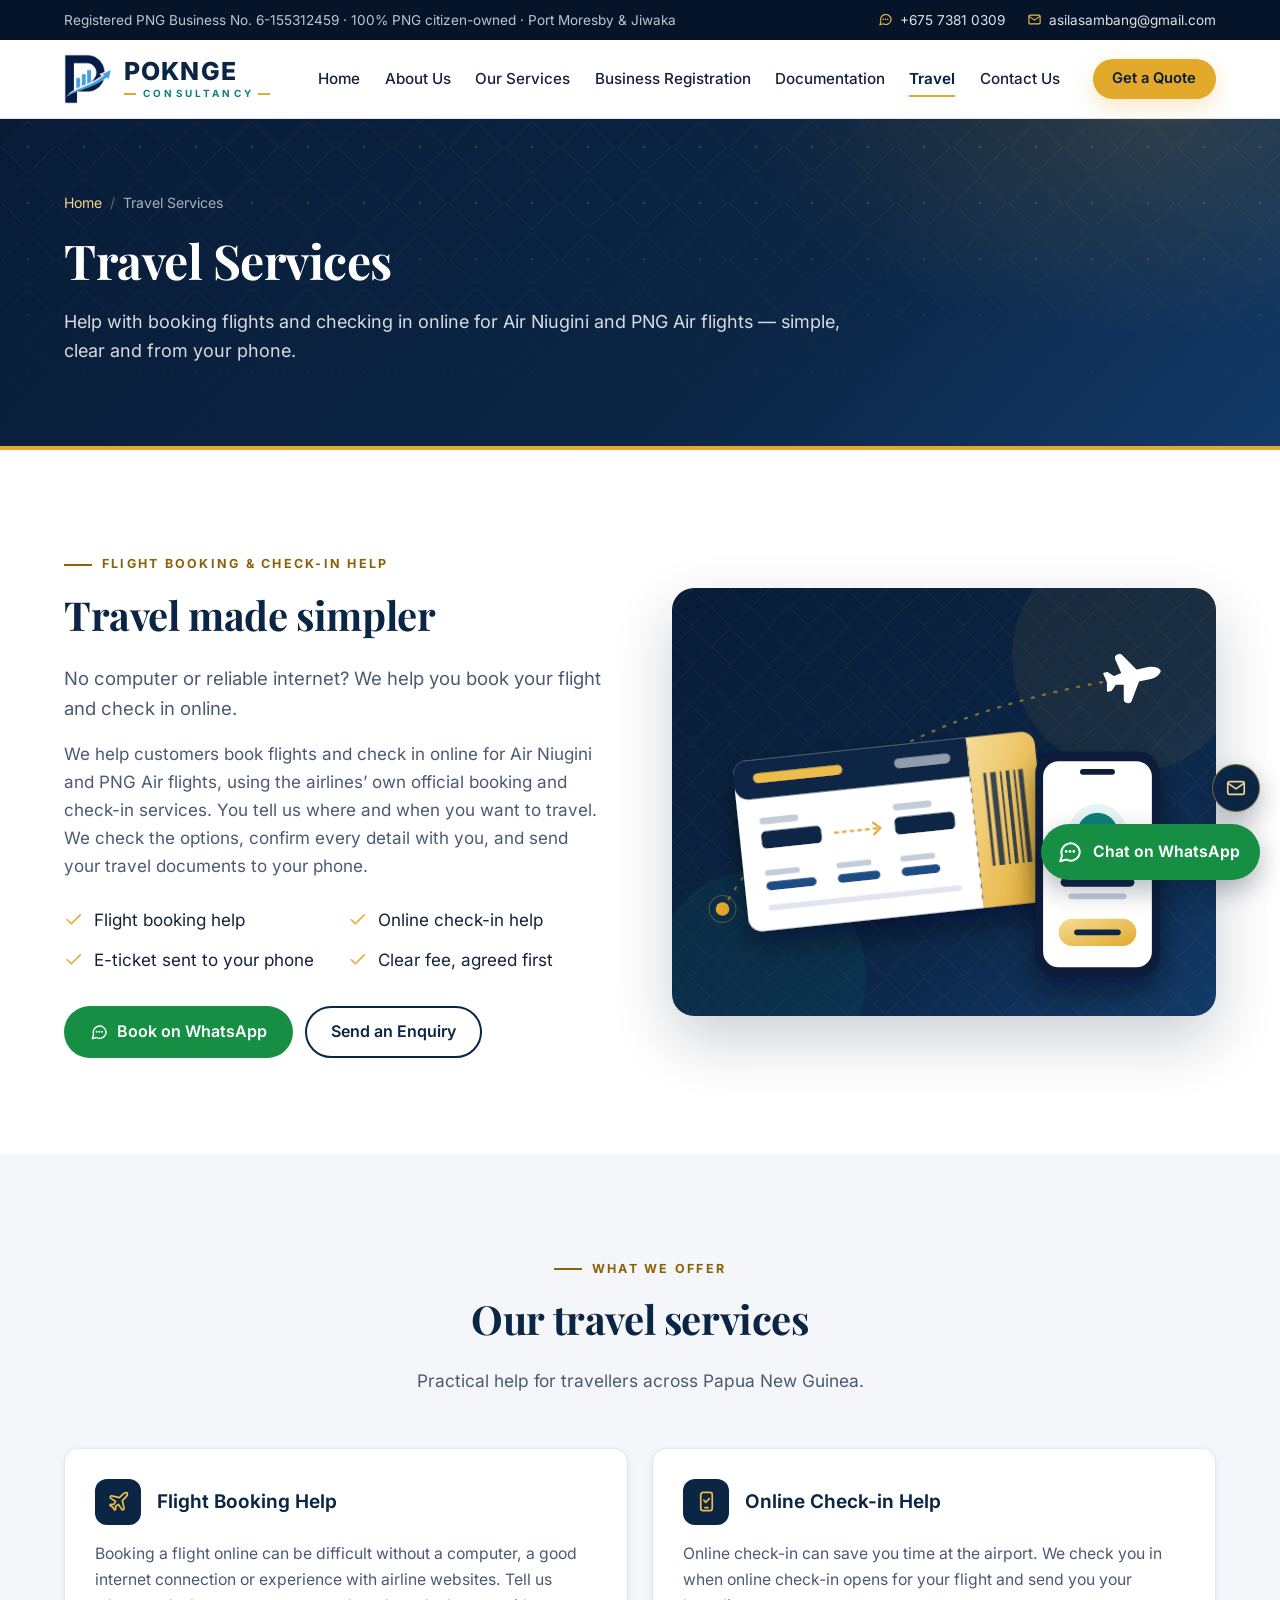
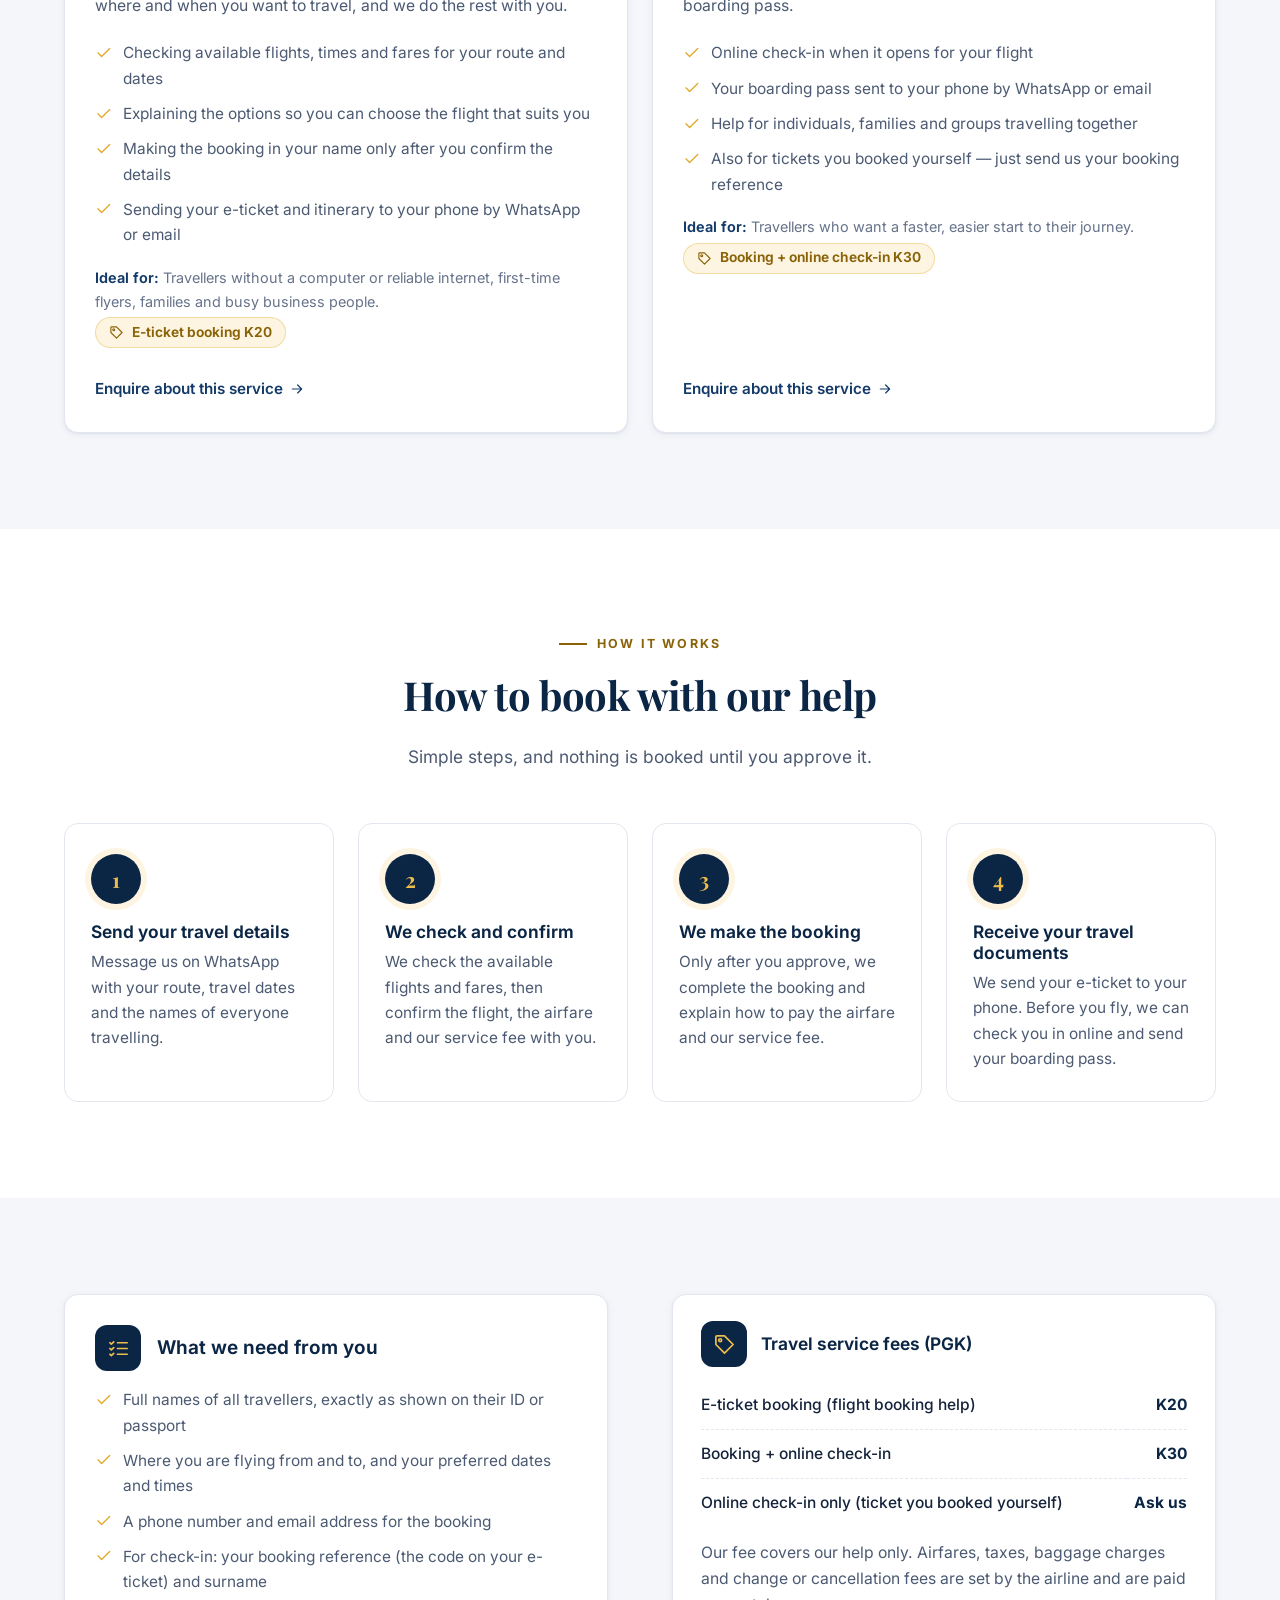
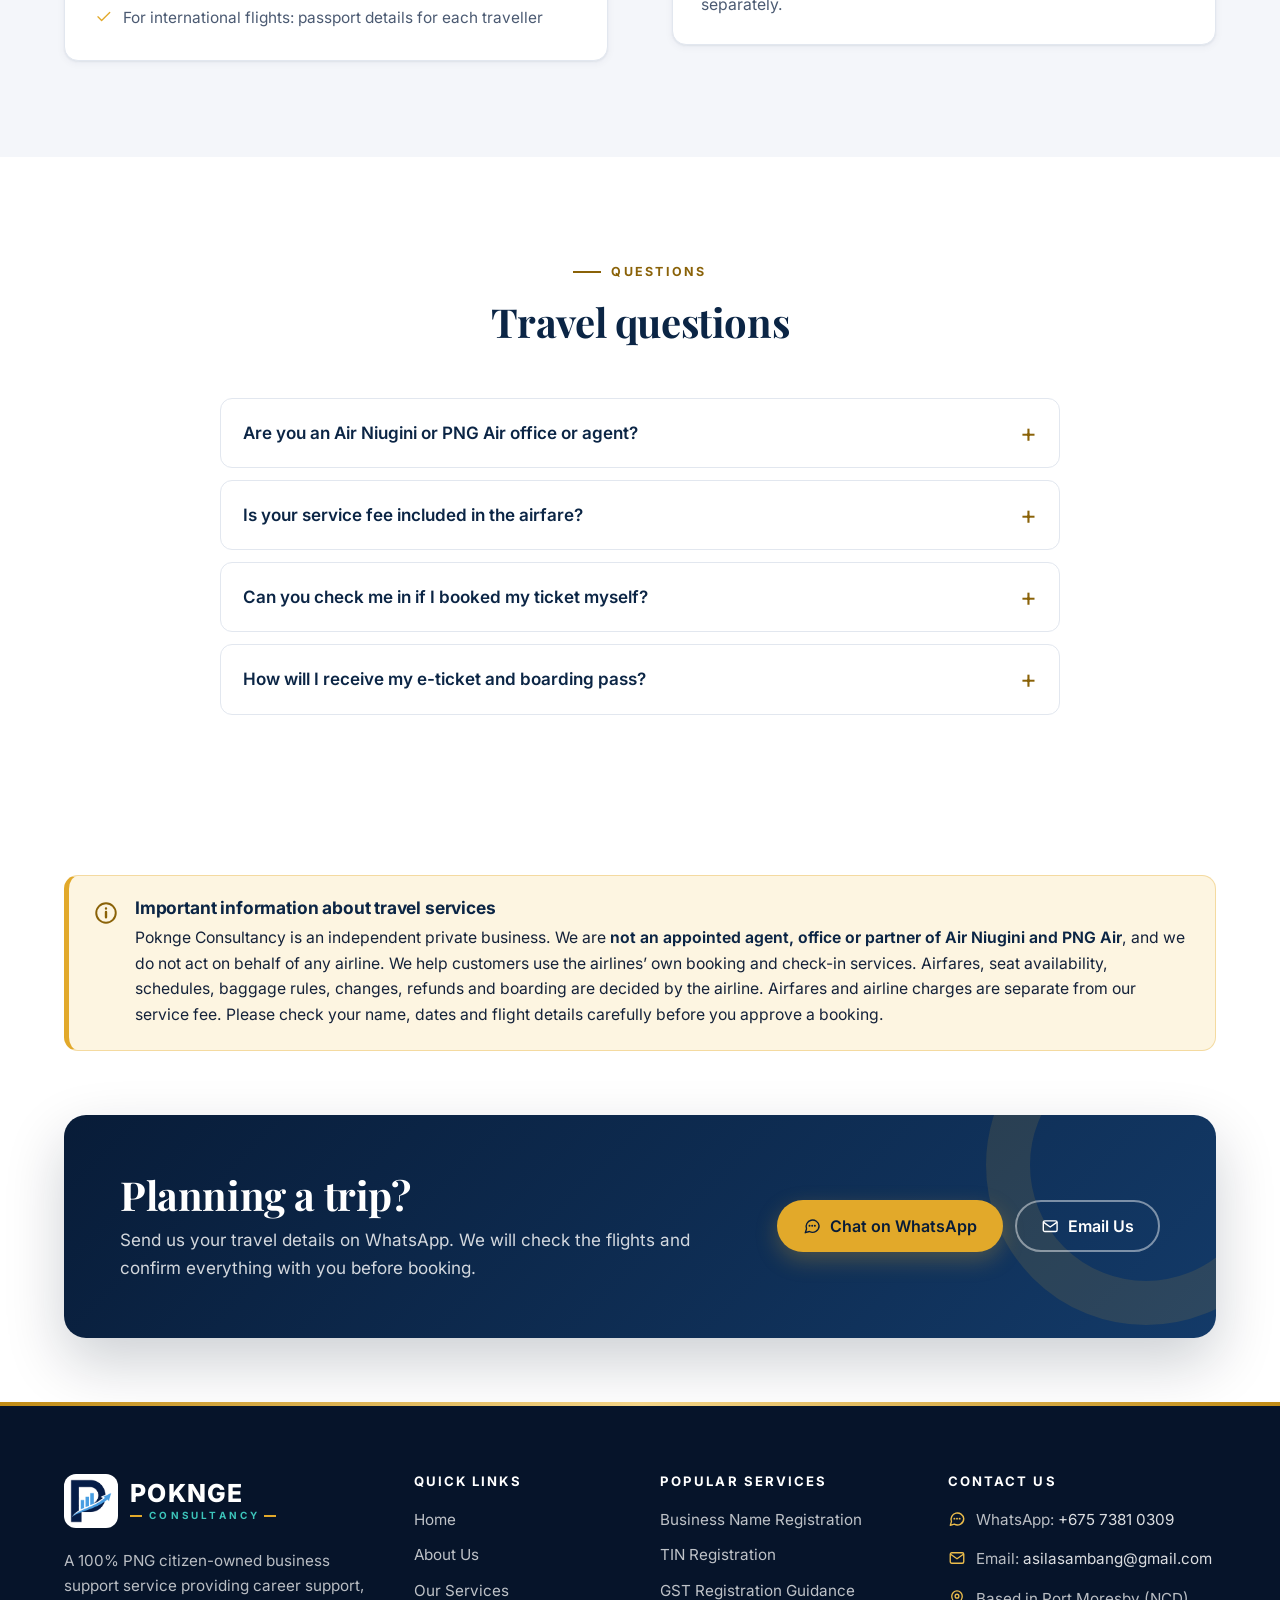
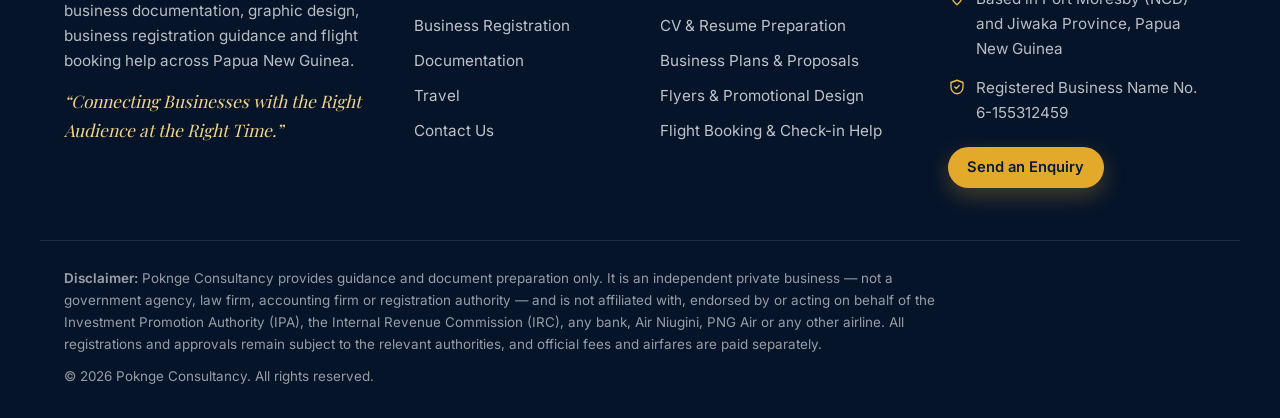
<file: travel.html>
<!DOCTYPE html>
<html lang="en">
<head>
  <meta charset="utf-8">
  <meta name="viewport" content="width=device-width, initial-scale=1">
  <title>Travel Services | Flight Booking &amp; Online Check-in Help in PNG | Poknge Consultancy</title>
  <meta name="description" content="Flight booking help and online check-in help for Air Niugini and PNG Air flights in Papua New Guinea. E-ticket booking K20, booking and online check-in K30. E-tickets and boarding passes sent to your phone.">
  <meta name="author" content="Poknge Consultancy">
  <meta name="robots" content="index, follow">
  <meta name="theme-color" content="#0B2545">
  <meta name="format-detection" content="telephone=no">

  <!-- Social media sharing (Facebook, WhatsApp, LinkedIn) -->
  <meta property="og:type" content="website">
  <meta property="og:site_name" content="Poknge Consultancy">
  <meta property="og:title" content="Travel Services | Flight Booking &amp; Online Check-in Help in PNG | Poknge Consultancy">
  <meta property="og:description" content="Flight booking help and online check-in help for Air Niugini and PNG Air flights in Papua New Guinea. E-ticket booking K20, booking and online check-in K30. E-tickets and boarding passes sent to your phone.">
  <meta property="og:url" content="https://aronsilasambang.github.io/poknge-consultancy/travel.html">
  <meta property="og:image" content="https://aronsilasambang.github.io/poknge-consultancy/og-image.jpg">
  <meta property="og:image:width" content="1200">
  <meta property="og:image:height" content="630">
  <meta name="twitter:card" content="summary_large_image">

  <link rel="canonical" href="https://aronsilasambang.github.io/poknge-consultancy/travel.html">
  <link rel="icon" href="favicon-32.png" sizes="32x32" type="image/png">
  <link rel="icon" href="icon-192.png" sizes="192x192" type="image/png">
  <link rel="apple-touch-icon" href="apple-touch-icon.png">
  <link rel="preload" href="inter.woff2" as="font" type="font/woff2" crossorigin>
  <link rel="preload" href="playfair-display.woff2" as="font" type="font/woff2" crossorigin>
  <link rel="stylesheet" href="style.css">
  <script src="script.js" defer></script>
  <script type="application/ld+json">
{
  "@context": "https://schema.org",
  "@type": "FAQPage",
  "mainEntity": [
    {
      "@type": "Question",
      "name": "Are you an Air Niugini or PNG Air office or agent?",
      "acceptedAnswer": {
        "@type": "Answer",
        "text": "No. Poknge Consultancy is an independent business. We help customers book and check in using the airlines' own official booking and check-in services. Matters such as refunds, schedule changes and baggage are decided by the airline."
      }
    },
    {
      "@type": "Question",
      "name": "Is your service fee included in the airfare?",
      "acceptedAnswer": {
        "@type": "Answer",
        "text": "No. The airfare is set by the airline. Our service fee is separate and covers our help only. We confirm both amounts with you before we make any booking."
      }
    },
    {
      "@type": "Question",
      "name": "Can you check me in if I booked my ticket myself?",
      "acceptedAnswer": {
        "@type": "Answer",
        "text": "Yes. Send us your booking reference and surname on WhatsApp, and we will check you in online if online check-in is available for your flight."
      }
    },
    {
      "@type": "Question",
      "name": "How will I receive my e-ticket and boarding pass?",
      "acceptedAnswer": {
        "@type": "Answer",
        "text": "We send them to your phone by WhatsApp or email. Please check that your name, flight number, date and time are correct."
      }
    }
  ]
}
  </script>
</head>
<body>
<a class="skip-link" href="#main">Skip to main content</a>

<div class="topbar">
  <div class="container topbar__inner">
    <p class="topbar__note">Registered PNG Business No. 6-155312459 &middot; 100% PNG citizen-owned &middot; Port Moresby &amp; Jiwaka</p>
    <div class="topbar__links">
      <a href="https://wa.me/67573810309?text=Hello%20Poknge%20Consultancy%2C%20I%20would%20like%20to%20enquire%20about%20your%20services." data-wa="" target="_blank" rel="noopener"><svg class="icon" viewBox="0 0 24 24" fill="none" stroke="currentColor" stroke-width="1.8" stroke-linecap="round" stroke-linejoin="round" aria-hidden="true" focusable="false"><path d="M21 11.5a8.5 8.5 0 0 1-12.6 7.4L3 20.5l1.6-5A8.5 8.5 0 1 1 21 11.5z"/><path d="M8.5 11.5h.01M12 11.5h.01M15.5 11.5h.01" stroke-width="2.6"/></svg><span data-phone-text>+675 7381 0309</span></a>
      <a href="mailto:asilasambang@gmail.com?subject=Website%20enquiry%20-%20Poknge%20Consultancy" data-mailto="Website enquiry - Poknge Consultancy"><svg class="icon" viewBox="0 0 24 24" fill="none" stroke="currentColor" stroke-width="1.8" stroke-linecap="round" stroke-linejoin="round" aria-hidden="true" focusable="false"><rect x="3" y="5" width="18" height="14" rx="2"/><path d="m3.5 7 8.5 6 8.5-6"/></svg><span data-email-text>asilasambang@gmail.com</span></a>
    </div>
  </div>
</div>

<header class="site-header">
  <div class="container header__inner">
    <a class="brand" href="index.html" aria-label="Poknge Consultancy home"><span class="brand__mark-wrap"><img class="brand__mark" src="logo-mark.png" alt="" width="48" height="50"></span><span class="brand__text"><span class="brand__name">POKNGE</span><span class="brand__sub">Consultancy</span></span></a>
    <button class="nav-toggle" type="button" aria-expanded="false" aria-controls="site-nav" aria-label="Open menu">
      <span></span><span></span><span></span>
    </button>
    <nav class="site-nav" id="site-nav" aria-label="Main navigation">
      <ul>
          <li><a href="index.html">Home</a></li>
          <li><a href="about.html">About Us</a></li>
          <li><a href="services.html">Our Services</a></li>
          <li><a href="registration.html">Business Registration</a></li>
          <li><a href="documentation.html">Documentation</a></li>
          <li><a href="travel.html" aria-current="page">Travel</a></li>
          <li><a href="contact.html">Contact Us</a></li>
      </ul>
      <a class="btn btn--gold btn--sm nav-cta" href="contact.html">Get a Quote</a>
    </nav>
  </div>
</header>

<main id="main">

<section class="page-hero pattern">
  <div class="container">
    <ol class="breadcrumb" aria-label="Breadcrumb">
      <li><a href="index.html">Home</a></li>
      <li aria-current="page">Travel Services</li>
    </ol>
    <h1>Travel Services</h1>
    <p>Help with booking flights and checking in online for Air Niugini and PNG Air flights &mdash; simple, clear and from your phone.</p>
  </div>
</section>


<section class="section">
  <div class="container split">
    <div class="reveal">
      <p class="eyebrow">Flight Booking &amp; Check-in Help</p>
      <h2>Travel made simpler</h2>
      <p class="lead">No computer or reliable internet? We help you book your flight and check in online.</p>
      <p class="muted">We help customers book flights and check in online for Air Niugini and PNG Air flights, using the airlines&rsquo; own official booking and check-in services. You tell us where and when you want to travel. We check the options, confirm every detail with you, and send your travel documents to your phone.</p>
      <ul class="check-list check-list--two" style="margin:26px 0 32px">
        <li><svg class="icon" viewBox="0 0 24 24" fill="none" stroke="currentColor" stroke-width="1.8" stroke-linecap="round" stroke-linejoin="round" aria-hidden="true" focusable="false"><path d="M20 6 9 17l-5-5"/></svg> Flight booking help</li>
        <li><svg class="icon" viewBox="0 0 24 24" fill="none" stroke="currentColor" stroke-width="1.8" stroke-linecap="round" stroke-linejoin="round" aria-hidden="true" focusable="false"><path d="M20 6 9 17l-5-5"/></svg> Online check-in help</li>
        <li><svg class="icon" viewBox="0 0 24 24" fill="none" stroke="currentColor" stroke-width="1.8" stroke-linecap="round" stroke-linejoin="round" aria-hidden="true" focusable="false"><path d="M20 6 9 17l-5-5"/></svg> E-ticket sent to your phone</li>
        <li><svg class="icon" viewBox="0 0 24 24" fill="none" stroke="currentColor" stroke-width="1.8" stroke-linecap="round" stroke-linejoin="round" aria-hidden="true" focusable="false"><path d="M20 6 9 17l-5-5"/></svg> Clear fee, agreed first</li>
      </ul>
      <div class="btn-row">
        <a class="btn btn--wa" href="https://wa.me/67573810309?text=Hello%20Poknge%20Consultancy%2C%20I%20need%20help%20with%20a%20flight%20booking." data-wa="Hello Poknge Consultancy, I need help with a flight booking." target="_blank" rel="noopener"><svg class="icon" viewBox="0 0 24 24" fill="none" stroke="currentColor" stroke-width="1.8" stroke-linecap="round" stroke-linejoin="round" aria-hidden="true" focusable="false"><path d="M21 11.5a8.5 8.5 0 0 1-12.6 7.4L3 20.5l1.6-5A8.5 8.5 0 1 1 21 11.5z"/><path d="M8.5 11.5h.01M12 11.5h.01M15.5 11.5h.01" stroke-width="2.6"/></svg> Book on WhatsApp</a>
        <a class="btn btn--outline" href="contact.html?service=flight">Send an Enquiry</a>
      </div>
    </div>
    <div class="reveal">
      <div class="media-frame"><img src="travel-illustration.svg" width="560" height="440" alt="Illustration of a boarding pass and a mobile phone showing a completed online check-in"></div>
    </div>
  </div>
</section>

<section class="section section--soft">
  <div class="container">
    <div class="section-head reveal">
      <p class="eyebrow">What We Offer</p>
      <h2>Our travel services</h2>
      <p>Practical help for travellers across Papua New Guinea.</p>
    </div>
    <div class="grid grid-2">
        <article class="card doc-card reveal" id="booking">
          <div class="doc-card__head"><span class="icon-box icon-box--sm icon-box--navy"><svg class="icon" viewBox="0 0 24 24" fill="none" stroke="currentColor" stroke-width="1.8" stroke-linecap="round" stroke-linejoin="round" aria-hidden="true" focusable="false"><path d="M17.8 19.2 16 11l3.5-3.5C21 6 21.5 4 21 3c-1-.5-3 0-4.5 1.5L13 8 4.8 6.2c-.5-.1-.9.1-1.1.5l-.3.5c-.2.5-.1 1 .3 1.3L9 12l-2 3H4l-1 1 3 2 2 3 1-1v-3l3-2 3.5 5.3c.3.4.8.5 1.3.3l.5-.2c.4-.3.6-.7.5-1.2z"/></svg></span><h3>Flight Booking Help</h3></div>
          <p>Booking a flight online can be difficult without a computer, a good internet connection or experience with airline websites. Tell us where and when you want to travel, and we do the rest with you.</p>
          <ul class="check-list"><li><svg class="icon" viewBox="0 0 24 24" fill="none" stroke="currentColor" stroke-width="1.8" stroke-linecap="round" stroke-linejoin="round" aria-hidden="true" focusable="false"><path d="M20 6 9 17l-5-5"/></svg> Checking available flights, times and fares for your route and dates</li><li><svg class="icon" viewBox="0 0 24 24" fill="none" stroke="currentColor" stroke-width="1.8" stroke-linecap="round" stroke-linejoin="round" aria-hidden="true" focusable="false"><path d="M20 6 9 17l-5-5"/></svg> Explaining the options so you can choose the flight that suits you</li><li><svg class="icon" viewBox="0 0 24 24" fill="none" stroke="currentColor" stroke-width="1.8" stroke-linecap="round" stroke-linejoin="round" aria-hidden="true" focusable="false"><path d="M20 6 9 17l-5-5"/></svg> Making the booking in your name only after you confirm the details</li><li><svg class="icon" viewBox="0 0 24 24" fill="none" stroke="currentColor" stroke-width="1.8" stroke-linecap="round" stroke-linejoin="round" aria-hidden="true" focusable="false"><path d="M20 6 9 17l-5-5"/></svg> Sending your e-ticket and itinerary to your phone by WhatsApp or email</li></ul>
          <p class="ideal"><strong>Ideal for:</strong> Travellers without a computer or reliable internet, first-time flyers, families and busy business people.</p>
          <p class="price-tag"><svg class="icon" viewBox="0 0 24 24" fill="none" stroke="currentColor" stroke-width="1.8" stroke-linecap="round" stroke-linejoin="round" aria-hidden="true" focusable="false"><path d="M3 12V4a1 1 0 0 1 1-1h8l9 9-9 9z"/><circle cx="7.5" cy="7.5" r="1.5"/></svg><span>E-ticket booking K20</span></p>
          <div class="doc-card__actions"><a class="card__link" href="contact.html?service=flight">Enquire about this service <svg class="icon" viewBox="0 0 24 24" fill="none" stroke="currentColor" stroke-width="1.8" stroke-linecap="round" stroke-linejoin="round" aria-hidden="true" focusable="false"><path d="M5 12h14M13 6l6 6-6 6"/></svg></a></div>
        </article>
        <article class="card doc-card reveal" id="checkin">
          <div class="doc-card__head"><span class="icon-box icon-box--sm icon-box--navy"><svg class="icon" viewBox="0 0 24 24" fill="none" stroke="currentColor" stroke-width="1.8" stroke-linecap="round" stroke-linejoin="round" aria-hidden="true" focusable="false"><rect x="6" y="2.5" width="12" height="19" rx="2.5"/><path d="M10.5 18.5h3"/><path d="m9.3 10.8 2 2 3.6-3.8"/></svg></span><h3>Online Check-in Help</h3></div>
          <p>Online check-in can save you time at the airport. We check you in when online check-in opens for your flight and send you your boarding pass.</p>
          <ul class="check-list"><li><svg class="icon" viewBox="0 0 24 24" fill="none" stroke="currentColor" stroke-width="1.8" stroke-linecap="round" stroke-linejoin="round" aria-hidden="true" focusable="false"><path d="M20 6 9 17l-5-5"/></svg> Online check-in when it opens for your flight</li><li><svg class="icon" viewBox="0 0 24 24" fill="none" stroke="currentColor" stroke-width="1.8" stroke-linecap="round" stroke-linejoin="round" aria-hidden="true" focusable="false"><path d="M20 6 9 17l-5-5"/></svg> Your boarding pass sent to your phone by WhatsApp or email</li><li><svg class="icon" viewBox="0 0 24 24" fill="none" stroke="currentColor" stroke-width="1.8" stroke-linecap="round" stroke-linejoin="round" aria-hidden="true" focusable="false"><path d="M20 6 9 17l-5-5"/></svg> Help for individuals, families and groups travelling together</li><li><svg class="icon" viewBox="0 0 24 24" fill="none" stroke="currentColor" stroke-width="1.8" stroke-linecap="round" stroke-linejoin="round" aria-hidden="true" focusable="false"><path d="M20 6 9 17l-5-5"/></svg> Also for tickets you booked yourself &mdash; just send us your booking reference</li></ul>
          <p class="ideal"><strong>Ideal for:</strong> Travellers who want a faster, easier start to their journey.</p>
          <p class="price-tag"><svg class="icon" viewBox="0 0 24 24" fill="none" stroke="currentColor" stroke-width="1.8" stroke-linecap="round" stroke-linejoin="round" aria-hidden="true" focusable="false"><path d="M3 12V4a1 1 0 0 1 1-1h8l9 9-9 9z"/><circle cx="7.5" cy="7.5" r="1.5"/></svg><span>Booking + online check-in K30</span></p>
          <div class="doc-card__actions"><a class="card__link" href="contact.html?service=checkin">Enquire about this service <svg class="icon" viewBox="0 0 24 24" fill="none" stroke="currentColor" stroke-width="1.8" stroke-linecap="round" stroke-linejoin="round" aria-hidden="true" focusable="false"><path d="M5 12h14M13 6l6 6-6 6"/></svg></a></div>
        </article>
    </div>
  </div>
</section>

<section class="section">
  <div class="container">
    <div class="section-head reveal">
      <p class="eyebrow">How It Works</p>
      <h2>How to book with our help</h2>
      <p>Simple steps, and nothing is booked until you approve it.</p>
    </div>
    <ol class="steps">
      <li class="step reveal"><span class="step__num">1</span><h3>Send your travel details</h3><p>Message us on WhatsApp with your route, travel dates and the names of everyone travelling.</p></li>
      <li class="step reveal"><span class="step__num">2</span><h3>We check and confirm</h3><p>We check the available flights and fares, then confirm the flight, the airfare and our service fee with you.</p></li>
      <li class="step reveal"><span class="step__num">3</span><h3>We make the booking</h3><p>Only after you approve, we complete the booking and explain how to pay the airfare and our service fee.</p></li>
      <li class="step reveal"><span class="step__num">4</span><h3>Receive your travel documents</h3><p>We send your e-ticket to your phone. Before you fly, we can check you in online and send your boarding pass.</p></li>
    </ol>
  </div>
</section>

<section class="section section--soft" id="fees">
  <div class="container split" style="align-items:start">
    <div class="card card--flat reveal">
      <div class="doc-card__head"><span class="icon-box icon-box--sm icon-box--navy"><svg class="icon" viewBox="0 0 24 24" fill="none" stroke="currentColor" stroke-width="1.8" stroke-linecap="round" stroke-linejoin="round" aria-hidden="true" focusable="false"><path d="M11 6h10M11 12h10M11 18h10"/><path d="m3 6 1.5 1.5L7 5M3 12l1.5 1.5L7 11M3 18l1.5 1.5L7 17"/></svg></span><h3>What we need from you</h3></div>
      <ul class="check-list" style="margin-top:14px"><li><svg class="icon" viewBox="0 0 24 24" fill="none" stroke="currentColor" stroke-width="1.8" stroke-linecap="round" stroke-linejoin="round" aria-hidden="true" focusable="false"><path d="M20 6 9 17l-5-5"/></svg> Full names of all travellers, exactly as shown on their ID or passport</li><li><svg class="icon" viewBox="0 0 24 24" fill="none" stroke="currentColor" stroke-width="1.8" stroke-linecap="round" stroke-linejoin="round" aria-hidden="true" focusable="false"><path d="M20 6 9 17l-5-5"/></svg> Where you are flying from and to, and your preferred dates and times</li><li><svg class="icon" viewBox="0 0 24 24" fill="none" stroke="currentColor" stroke-width="1.8" stroke-linecap="round" stroke-linejoin="round" aria-hidden="true" focusable="false"><path d="M20 6 9 17l-5-5"/></svg> A phone number and email address for the booking</li><li><svg class="icon" viewBox="0 0 24 24" fill="none" stroke="currentColor" stroke-width="1.8" stroke-linecap="round" stroke-linejoin="round" aria-hidden="true" focusable="false"><path d="M20 6 9 17l-5-5"/></svg> For check-in: your booking reference (the code on your e-ticket) and surname</li><li><svg class="icon" viewBox="0 0 24 24" fill="none" stroke="currentColor" stroke-width="1.8" stroke-linecap="round" stroke-linejoin="round" aria-hidden="true" focusable="false"><path d="M20 6 9 17l-5-5"/></svg> For international flights: passport details for each traveller</li></ul>
    </div>
    <div class="card card--flat price-card reveal">
      <div class="price-card__head"><span class="icon-box icon-box--sm icon-box--navy"><svg class="icon" viewBox="0 0 24 24" fill="none" stroke="currentColor" stroke-width="1.8" stroke-linecap="round" stroke-linejoin="round" aria-hidden="true" focusable="false"><path d="M3 12V4a1 1 0 0 1 1-1h8l9 9-9 9z"/><circle cx="7.5" cy="7.5" r="1.5"/></svg></span><h3>Travel service fees (PGK)</h3></div>
      <table class="price-table"><caption class="sr-only">Travel service fees</caption><tbody><tr><th scope="row">E-ticket booking (flight booking help)</th><td>K20</td></tr><tr><th scope="row">Booking + online check-in</th><td>K30</td></tr><tr><th scope="row">Online check-in only (ticket you booked yourself)</th><td>Ask us</td></tr></tbody></table>
      <p class="small-note">Our fee covers our help only. Airfares, taxes, baggage charges and change or cancellation fees are set by the airline and are paid separately.</p>
    </div>
  </div>
</section>

<section class="section" id="faq">
  <div class="container">
    <div class="section-head reveal">
      <p class="eyebrow">Questions</p>
      <h2>Travel questions</h2>
    </div>
    <div class="faq">
      <details class="reveal"><summary>Are you an Air Niugini or PNG Air office or agent?</summary><p>No. Poknge Consultancy is an independent business. We help customers book and check in using the airlines&rsquo; own official booking and check-in services. Matters such as refunds, schedule changes and baggage are decided by the airline.</p></details>
      <details class="reveal"><summary>Is your service fee included in the airfare?</summary><p>No. The airfare is set by the airline. Our service fee is separate and covers our help only. We confirm both amounts with you before we make any booking.</p></details>
      <details class="reveal"><summary>Can you check me in if I booked my ticket myself?</summary><p>Yes. Send us your booking reference and surname on WhatsApp, and we will check you in online if online check-in is available for your flight.</p></details>
      <details class="reveal"><summary>How will I receive my e-ticket and boarding pass?</summary><p>We send them to your phone by WhatsApp or email. Please check that your name, flight number, date and time are correct.</p></details>
    </div>
  </div>
</section>

<section class="section section--tight" style="padding-bottom:0">
  <div class="container">
    <div class="notice reveal">
      <svg class="icon" viewBox="0 0 24 24" fill="none" stroke="currentColor" stroke-width="1.8" stroke-linecap="round" stroke-linejoin="round" aria-hidden="true" focusable="false"><circle cx="12" cy="12" r="9"/><path d="M12 11v5M12 7.8h.01" stroke-width="2.2"/></svg>
      <div>
        <h2>Important information about travel services</h2>
        <p>Poknge Consultancy is an independent private business. We are <strong>not an appointed agent, office or partner of Air Niugini and PNG Air</strong>, and we do not act on behalf of any airline. We help customers use the airlines&rsquo; own booking and check-in services. Airfares, seat availability, schedules, baggage rules, changes, refunds and boarding are decided by the airline. Airfares and airline charges are separate from our service fee. Please check your name, dates and flight details carefully before you approve a booking.</p>
      </div>
    </div>
  </div>
</section>

<section class="section section--tight">
  <div class="container">
    <div class="cta-band reveal">
      <div>
        <h2>Planning a trip?</h2>
        <p>Send us your travel details on WhatsApp. We will check the flights and confirm everything with you before booking.</p>
      </div>
      <div class="btn-row">
        <a class="btn btn--gold" href="https://wa.me/67573810309?text=Hello%20Poknge%20Consultancy%2C%20I%20need%20help%20with%20a%20flight%20booking." data-wa="Hello Poknge Consultancy, I need help with a flight booking." target="_blank" rel="noopener"><svg class="icon" viewBox="0 0 24 24" fill="none" stroke="currentColor" stroke-width="1.8" stroke-linecap="round" stroke-linejoin="round" aria-hidden="true" focusable="false"><path d="M21 11.5a8.5 8.5 0 0 1-12.6 7.4L3 20.5l1.6-5A8.5 8.5 0 1 1 21 11.5z"/><path d="M8.5 11.5h.01M12 11.5h.01M15.5 11.5h.01" stroke-width="2.6"/></svg> Chat on WhatsApp</a>
        <a class="btn btn--outline-light" href="mailto:asilasambang@gmail.com?subject=Website%20enquiry%20-%20Poknge%20Consultancy" data-mailto="Website enquiry - Poknge Consultancy"><svg class="icon" viewBox="0 0 24 24" fill="none" stroke="currentColor" stroke-width="1.8" stroke-linecap="round" stroke-linejoin="round" aria-hidden="true" focusable="false"><rect x="3" y="5" width="18" height="14" rx="2"/><path d="m3.5 7 8.5 6 8.5-6"/></svg> Email Us</a>
      </div>
    </div>
  </div>
</section>

</main>

<footer class="site-footer">
  <div class="container footer-grid">
    <div>
      <a class="brand brand--light" href="index.html" aria-label="Poknge Consultancy home"><span class="brand__mark-wrap"><img class="brand__mark" src="logo-mark.png" alt="" width="48" height="50"></span><span class="brand__text"><span class="brand__name">POKNGE</span><span class="brand__sub">Consultancy</span></span></a>
      <p class="footer-about">A 100% PNG citizen-owned business support service providing career support, business documentation, graphic design, business registration guidance and flight booking help across Papua New Guinea.</p>
      <p class="footer-tagline">&ldquo;Connecting Businesses with the Right Audience at the Right Time.&rdquo;</p>
    </div>
    <div>
      <h2>Quick Links</h2>
      <ul class="footer-links">
        <li><a href="index.html">Home</a></li>
<li><a href="about.html">About Us</a></li>
<li><a href="services.html">Our Services</a></li>
<li><a href="registration.html">Business Registration</a></li>
<li><a href="documentation.html">Documentation</a></li>
<li><a href="travel.html">Travel</a></li>
<li><a href="contact.html">Contact Us</a></li>
      </ul>
    </div>
    <div>
      <h2>Popular Services</h2>
      <ul class="footer-links">
        <li><a href="registration.html#ipa">Business Name Registration</a></li>
        <li><a href="registration.html#tin">TIN Registration</a></li>
        <li><a href="registration.html#gst">GST Registration Guidance</a></li>
        <li><a href="documentation.html#cv">CV &amp; Resume Preparation</a></li>
        <li><a href="documentation.html#plan">Business Plans &amp; Proposals</a></li>
        <li><a href="documentation.html#design">Flyers &amp; Promotional Design</a></li>
        <li><a href="travel.html">Flight Booking &amp; Check-in Help</a></li>
      </ul>
    </div>
    <div>
      <h2>Contact Us</h2>
      <ul class="footer-contact">
        <li><svg class="icon" viewBox="0 0 24 24" fill="none" stroke="currentColor" stroke-width="1.8" stroke-linecap="round" stroke-linejoin="round" aria-hidden="true" focusable="false"><path d="M21 11.5a8.5 8.5 0 0 1-12.6 7.4L3 20.5l1.6-5A8.5 8.5 0 1 1 21 11.5z"/><path d="M8.5 11.5h.01M12 11.5h.01M15.5 11.5h.01" stroke-width="2.6"/></svg><span>WhatsApp: <a href="https://wa.me/67573810309?text=Hello%20Poknge%20Consultancy%2C%20I%20would%20like%20to%20enquire%20about%20your%20services." data-wa="" target="_blank" rel="noopener"><span data-phone-text>+675 7381 0309</span></a></span></li>
        <li><svg class="icon" viewBox="0 0 24 24" fill="none" stroke="currentColor" stroke-width="1.8" stroke-linecap="round" stroke-linejoin="round" aria-hidden="true" focusable="false"><rect x="3" y="5" width="18" height="14" rx="2"/><path d="m3.5 7 8.5 6 8.5-6"/></svg><span>Email: <a href="mailto:asilasambang@gmail.com?subject=Website%20enquiry%20-%20Poknge%20Consultancy" data-mailto="Website enquiry - Poknge Consultancy"><span data-email-text>asilasambang@gmail.com</span></a></span></li>
        <li><svg class="icon" viewBox="0 0 24 24" fill="none" stroke="currentColor" stroke-width="1.8" stroke-linecap="round" stroke-linejoin="round" aria-hidden="true" focusable="false"><path d="M12 21s-7-6.1-7-11.5a7 7 0 0 1 14 0C19 14.9 12 21 12 21z"/><circle cx="12" cy="9.5" r="2.5"/></svg><span>Based in Port Moresby (NCD)<br>and Jiwaka Province, Papua New Guinea</span></li>
        <li><svg class="icon" viewBox="0 0 24 24" fill="none" stroke="currentColor" stroke-width="1.8" stroke-linecap="round" stroke-linejoin="round" aria-hidden="true" focusable="false"><path d="M12 3l8 3v6c0 4.5-3.4 8.3-8 9-4.6-.7-8-4.5-8-9V6z"/><path d="m9 12 2 2 4-4"/></svg><span>Registered Business Name No. 6-155312459</span></li>
      </ul>
      <div class="btn-row" style="margin-top:22px">
        <a class="btn btn--gold btn--sm" href="contact.html">Send an Enquiry</a>
      </div>
    </div>
  </div>
  <div class="container footer-bottom">
    <p class="footer-disclaimer"><strong>Disclaimer:</strong> Poknge Consultancy provides guidance and document preparation only. It is an independent private business &mdash; not a government agency, law firm, accounting firm or registration authority &mdash; and is not affiliated with, endorsed by or acting on behalf of the Investment Promotion Authority (IPA), the Internal Revenue Commission (IRC), any bank, Air Niugini, PNG Air or any other airline. All registrations and approvals remain subject to the relevant authorities, and official fees and airfares are paid separately.</p>
    <p>&copy; <span data-year>2026</span> Poknge Consultancy. All rights reserved.</p>
  </div>
</footer>

<div class="float-contact">
  <a class="float-btn float-btn--email" href="mailto:asilasambang@gmail.com?subject=Website%20enquiry%20-%20Poknge%20Consultancy" data-mailto="Website enquiry - Poknge Consultancy" aria-label="Email Poknge Consultancy"><svg class="icon" viewBox="0 0 24 24" fill="none" stroke="currentColor" stroke-width="1.8" stroke-linecap="round" stroke-linejoin="round" aria-hidden="true" focusable="false"><rect x="3" y="5" width="18" height="14" rx="2"/><path d="m3.5 7 8.5 6 8.5-6"/></svg></a>
  <a class="float-btn float-btn--wa" href="https://wa.me/67573810309?text=Hello%20Poknge%20Consultancy%2C%20I%20would%20like%20to%20enquire%20about%20your%20services." data-wa="" target="_blank" rel="noopener" aria-label="Chat with Poknge Consultancy on WhatsApp"><svg class="icon" viewBox="0 0 24 24" fill="none" stroke="currentColor" stroke-width="1.8" stroke-linecap="round" stroke-linejoin="round" aria-hidden="true" focusable="false"><path d="M21 11.5a8.5 8.5 0 0 1-12.6 7.4L3 20.5l1.6-5A8.5 8.5 0 1 1 21 11.5z"/><path d="M8.5 11.5h.01M12 11.5h.01M15.5 11.5h.01" stroke-width="2.6"/></svg><span class="float-btn__label">Chat on WhatsApp</span></a>
</div>
</body>
</html>
</file>
<file: style.css>
/* ==========================================================================
   POKNGE CONSULTANCY — MAIN STYLESHEET
   Brand colours: Navy blue, white and gold
   --------------------------------------------------------------------------
   Tip: To change a brand colour across the whole website, edit the
   values in the ":root" section below.
   ========================================================================== */

/* ---------- Self-hosted fonts (fast, no external requests) ---------- */
@font-face {
  font-family: "Inter";
  src: url("inter.woff2") format("woff2");
  font-weight: 100 900;
  font-style: normal;
  font-display: swap;
}
@font-face {
  font-family: "Playfair Display";
  src: url("playfair-display.woff2") format("woff2");
  font-weight: 400 900;
  font-style: normal;
  font-display: swap;
}

/* ---------- Design tokens ---------- */
:root {
  --navy-950: #06142a;
  --navy-900: #081c38;
  --navy-800: #0b2545;
  --navy-700: #133a68;
  --navy-600: #1e4d85;
  --gold-600: #c18c16;
  --gold-500: #e2a92a;           /* matches the gold in the Poknge logo */
  --gold-400: #ecbd4c;
  --gold-300: #f4d588;
  --gold-100: #fdf5e1;
  --gold-text: #8a6208;          /* gold that is readable on white */
  --teal: #0f7f79;               /* "CONSULTANCY" colour from the logo (darkened for readability) */
  --teal-light: #3cc4ba;
  --sky: #449ce4;                /* chart blue from the logo */
  --white: #ffffff;
  --bg-soft: #f4f6fa;
  --ink: #14223a;
  --ink-soft: #4b5a72;
  --ink-muted: #66738a;
  --line: #e2e7ef;
  --success: #05603a;
  --error: #b42318;
  --wa-green: #168f44;

  --radius-sm: 8px;
  --radius: 14px;
  --radius-lg: 22px;
  --shadow-sm: 0 1px 2px rgba(11, 37, 69, .06), 0 2px 8px rgba(11, 37, 69, .05);
  --shadow-md: 0 12px 32px rgba(11, 37, 69, .10);
  --shadow-lg: 0 24px 60px rgba(6, 20, 42, .20);

  --container: 1200px;
  --header-h: 78px;
  --font-head: "Playfair Display", Georgia, "Times New Roman", serif;
  --font-body: "Inter", "Segoe UI", Roboto, "Helvetica Neue", Arial, sans-serif;
  --ease: cubic-bezier(.2, .7, .2, 1);
  --pattern: url("data:image/svg+xml,%3Csvg xmlns='http://www.w3.org/2000/svg' width='56' height='56' viewBox='0 0 56 56'%3E%3Cpath d='M28 2 54 28 28 54 2 28Z' fill='none' stroke='%23E2A92A' stroke-opacity='.10'/%3E%3Ccircle cx='28' cy='28' r='1.6' fill='%23E2A92A' fill-opacity='.18'/%3E%3C/svg%3E");
}

/* ---------- Base ---------- */
*, *::before, *::after { box-sizing: border-box; }
html { scroll-behavior: smooth; -webkit-text-size-adjust: 100%; }
body {
  margin: 0;
  font-family: var(--font-body);
  font-size: 1.0625rem;
  line-height: 1.65;
  color: var(--ink);
  background: var(--white);
  -webkit-font-smoothing: antialiased;
  overflow-x: hidden;
}
img { max-width: 100%; height: auto; display: block; }
a { color: var(--navy-700); text-underline-offset: 3px; text-decoration-thickness: 1px; }
a:hover { color: var(--gold-text); }
h1, h2, h3, h4 { color: var(--navy-800); line-height: 1.2; margin: 0 0 .6em; }
h1, h2 { font-family: var(--font-head); font-weight: 700; letter-spacing: -.01em; }
h1 { font-size: clamp(2.1rem, 4.6vw, 3.55rem); }
h2 { font-size: clamp(1.75rem, 3.2vw, 2.5rem); }
h3 { font-size: 1.18rem; font-weight: 650; }
h4 { font-size: 1rem; font-weight: 650; }
p { margin: 0 0 1rem; }
ul, ol { margin: 0; padding: 0; }
strong { font-weight: 650; }
:focus-visible { outline: 3px solid var(--gold-500); outline-offset: 3px; border-radius: 4px; }
[id] { scroll-margin-top: calc(var(--header-h) + 24px); }

.container { width: 100%; max-width: var(--container); margin-inline: auto; padding-inline: 24px; }
.skip-link {
  position: absolute; left: -9999px; top: 10px; z-index: 1000;
  background: var(--gold-500); color: var(--navy-900); padding: 10px 16px;
  border-radius: 8px; font-weight: 600; text-decoration: none;
}
.skip-link:focus { left: 12px; }
.sr-only {
  position: absolute; width: 1px; height: 1px; padding: 0; margin: -1px;
  overflow: hidden; clip: rect(0, 0, 0, 0); white-space: nowrap; border: 0;
}
.icon { width: 1.25em; height: 1.25em; display: inline-block; flex-shrink: 0; vertical-align: middle; }
.lead { font-size: 1.15rem; color: var(--ink-soft); }
.muted { color: var(--ink-soft); }
.text-center { text-align: center; }
.mt-0 { margin-top: 0; }
.mt-lg { margin-top: 40px; }

/* ---------- Buttons ---------- */
.btn {
  display: inline-flex; align-items: center; justify-content: center; gap: .55rem;
  padding: .9rem 1.5rem; border-radius: 999px; border: 2px solid transparent;
  font-family: inherit; font-size: 1rem; font-weight: 600; line-height: 1.2;
  text-decoration: none; cursor: pointer; white-space: nowrap;
  transition: transform .2s var(--ease), background-color .2s, color .2s, border-color .2s, box-shadow .2s;
}
.btn:hover { transform: translateY(-2px); }
.btn .icon { width: 1.15em; height: 1.15em; }
.btn--gold { background: var(--gold-500); color: var(--navy-900); box-shadow: 0 8px 22px rgba(226, 169, 42, .28); }
.btn--gold:hover { background: var(--gold-400); color: var(--navy-900); }
.btn--navy { background: var(--navy-800); color: #fff; }
.btn--navy:hover { background: var(--navy-700); color: #fff; }
.btn--wa { background: var(--wa-green); color: #fff; }
.btn--wa:hover { background: #117a39; color: #fff; }
.btn--outline { border-color: var(--navy-800); color: var(--navy-800); background: transparent; }
.btn--outline:hover { background: var(--navy-800); color: #fff; }
.btn--outline-light { border-color: rgba(255, 255, 255, .45); color: #fff; background: transparent; }
.btn--outline-light:hover { border-color: var(--gold-400); color: var(--gold-300); }
.btn--sm { padding: .6rem 1.1rem; font-size: .92rem; }
.btn[disabled] { opacity: .65; cursor: wait; transform: none; }
.btn-row { display: flex; flex-wrap: wrap; gap: 12px; }
@media (max-width: 480px) {
  .btn { white-space: normal; text-align: center; }
  .btn-row .btn { flex: 1 1 100%; }
}

/* ---------- Eyebrow / section headings ---------- */
.eyebrow {
  display: inline-flex; align-items: center; gap: 10px; margin: 0 0 1rem;
  font-size: .78rem; font-weight: 700; letter-spacing: .18em; text-transform: uppercase;
  color: var(--gold-text);
}
.eyebrow::before { content: ""; width: 28px; height: 2px; background: currentColor; }
.eyebrow--light { color: var(--gold-400); }
.section-head { max-width: 740px; margin: 0 auto 52px; text-align: center; }
.section-head p:not(.eyebrow) { color: var(--ink-soft); font-size: 1.08rem; margin-bottom: 0; }
.section-head--left { margin-left: 0; text-align: left; }

/* ---------- Top bar ---------- */
.topbar { background: var(--navy-950); color: rgba(255, 255, 255, .75); font-size: .85rem; }
.topbar__inner { display: flex; justify-content: space-between; align-items: center; gap: 16px; min-height: 40px; }
.topbar p { margin: 0; }
.topbar__links { display: flex; gap: 22px; }
.topbar a { color: rgba(255, 255, 255, .88); text-decoration: none; display: inline-flex; align-items: center; gap: 7px; }
.topbar a:hover { color: var(--gold-300); }
.topbar .icon { color: var(--gold-400); width: 15px; height: 15px; }
@media (max-width: 820px) { .topbar__note { display: none; } .topbar__inner { justify-content: center; } }
@media (max-width: 520px) { .topbar { display: none; } }

/* ---------- Header & navigation ---------- */
.site-header {
  position: sticky; top: 0; z-index: 100;
  background: rgba(255, 255, 255, .97);
  -webkit-backdrop-filter: saturate(1.4) blur(8px); backdrop-filter: saturate(1.4) blur(8px);
  border-bottom: 1px solid var(--line);
  transition: box-shadow .25s;
}
.site-header.is-scrolled { box-shadow: 0 6px 24px rgba(11, 37, 69, .08); }
.header__inner { display: flex; align-items: center; justify-content: space-between; gap: 24px; min-height: var(--header-h); }

.brand { display: inline-flex; align-items: center; gap: 12px; text-decoration: none; color: var(--navy-800); flex-shrink: 0; }
.brand:hover { color: var(--navy-800); }
.brand__mark-wrap { display: inline-flex; flex-shrink: 0; }
.brand__mark { width: auto; height: 50px; }
.brand__text { display: flex; flex-direction: column; line-height: 1; }
.brand__name { font-family: var(--font-body); font-weight: 800; font-size: 1.55rem; letter-spacing: .045em; color: var(--navy-800); }
.brand__sub {
  display: inline-flex; align-items: center; gap: 7px; margin-top: 5px;
  font-size: .62rem; font-weight: 700; letter-spacing: .32em; text-transform: uppercase; color: var(--teal);
}
.brand__sub::before, .brand__sub::after { content: ""; width: 12px; height: 2px; background: var(--gold-500); flex-shrink: 0; }
.brand__sub::after { margin-left: -.32em; }
.brand--light .brand__mark-wrap { background: #fff; border-radius: 12px; padding: 5px 6px; }
.brand--light .brand__mark { height: 44px; }
.brand--light .brand__name { color: #fff; }
.brand--light .brand__sub { color: var(--teal-light); }

.site-nav { display: flex; align-items: center; gap: 22px; }
.site-nav ul { display: flex; list-style: none; gap: 2px; }
.site-nav a:not(.btn) {
  position: relative; display: block; padding: .55rem .7rem; border-radius: 8px;
  font-size: .95rem; font-weight: 500; color: var(--ink); text-decoration: none;
}
.site-nav a:not(.btn)::after {
  content: ""; position: absolute; left: .7rem; right: .7rem; bottom: .2rem; height: 2px;
  background: var(--gold-500); transform: scaleX(0); transform-origin: left;
  transition: transform .25s var(--ease);
}
.site-nav a:not(.btn):hover { color: var(--navy-800); }
.site-nav a:not(.btn):hover::after,
.site-nav a[aria-current="page"]::after { transform: scaleX(1); }
.site-nav a[aria-current="page"] { color: var(--navy-800); font-weight: 650; }

.nav-toggle {
  display: none; flex-direction: column; justify-content: center; gap: 5px;
  width: 46px; height: 46px; padding: 0 11px; cursor: pointer;
  background: #fff; border: 1px solid var(--line); border-radius: 10px;
}
.nav-toggle span { display: block; height: 2px; background: var(--navy-800); border-radius: 2px; transition: transform .25s var(--ease), opacity .2s; }
.nav-open .nav-toggle span:nth-child(1) { transform: translateY(7px) rotate(45deg); }
.nav-open .nav-toggle span:nth-child(2) { opacity: 0; }
.nav-open .nav-toggle span:nth-child(3) { transform: translateY(-7px) rotate(-45deg); }

@media (max-width: 1100px) {
  .nav-toggle { display: inline-flex; }
  .site-nav {
    display: none; position: absolute; left: 0; right: 0; top: 100%;
    flex-direction: column; align-items: stretch; gap: 0;
    padding: 8px 24px 24px; background: #fff;
    border-bottom: 1px solid var(--line); box-shadow: 0 18px 30px rgba(11, 37, 69, .12);
    max-height: calc(100vh - var(--header-h)); overflow-y: auto;
  }
  .nav-open .site-nav { display: flex; }
  .site-nav ul { flex-direction: column; gap: 0; }
  .site-nav a:not(.btn) { padding: .95rem .25rem; border-bottom: 1px solid var(--line); border-radius: 0; font-size: 1.02rem; }
  .site-nav a:not(.btn)::after { display: none; }
  .site-nav a[aria-current="page"] { color: var(--gold-text); }
  .nav-cta { margin-top: 18px; }
}
@media (max-width: 400px) {
  .brand__name { font-size: 1.32rem; }
  .brand__mark { height: 42px; }
}

/* ---------- Background pattern helper ---------- */
.pattern { position: relative; isolation: isolate; }
.pattern::before {
  content: ""; position: absolute; inset: 0; z-index: -1; pointer-events: none;
  background-image: var(--pattern);
  -webkit-mask-image: linear-gradient(to bottom, #000 20%, transparent 95%);
  mask-image: linear-gradient(to bottom, #000 20%, transparent 95%);
}

/* ---------- Home hero ---------- */
.hero {
  color: #fff; overflow: hidden;
  background:
    radial-gradient(900px 520px at 85% 0%, rgba(226, 169, 42, .16), transparent 60%),
    linear-gradient(135deg, var(--navy-900) 0%, var(--navy-800) 55%, var(--navy-700) 100%);
}
.hero__grid { display: grid; grid-template-columns: 1.05fr .95fr; gap: 56px; align-items: center; padding: 92px 0 150px; }
.hero h1 { color: #fff; margin-bottom: .45em; }
.hero h1 .accent { color: var(--gold-400); }
.hero__lead { font-size: 1.15rem; color: rgba(255, 255, 255, .84); max-width: 36em; margin-bottom: 2rem; }
.hero__points {
  list-style: none; display: flex; flex-wrap: wrap; gap: 12px 26px;
  margin-top: 2.2rem; padding-top: 1.6rem; border-top: 1px solid rgba(255, 255, 255, .14);
}
.hero__points li { display: flex; align-items: center; gap: 8px; font-size: .95rem; color: rgba(255, 255, 255, .86); }
.hero__points .icon { color: var(--gold-400); }
.hero__visual img { width: 100%; max-width: 560px; margin-left: auto; }
@media (max-width: 960px) {
  .hero__grid { grid-template-columns: 1fr; padding: 60px 0 130px; gap: 36px; }
  .hero__visual { max-width: 460px; margin-inline: auto; width: 100%; }
}

/* ---------- Pillars (overlap the hero) ---------- */
.pillars { position: relative; z-index: 2; margin-top: -84px; }
.pillar { border-top: 4px solid var(--gold-500); display: flex; flex-direction: column; }
.pillar p { flex-grow: 1; }
.pillar h3 { font-size: 1.12rem; }

/* ---------- Sections ---------- */
.section { padding: 96px 0; }
.section--tight { padding: 64px 0; }
.section--soft { background: var(--bg-soft); }
.section--navy {
  color: rgba(255, 255, 255, .82);
  background: linear-gradient(160deg, var(--navy-900), var(--navy-800) 60%, var(--navy-700));
  overflow: hidden;
}
.section--navy h2, .section--navy h3 { color: #fff; }
.section--navy .section-head p:not(.eyebrow) { color: rgba(255, 255, 255, .78); }
.section--navy .eyebrow { color: var(--gold-400); }
@media (max-width: 640px) {
  .section { padding: 64px 0; }
  .section--tight { padding: 48px 0; }
  .container { padding-inline: 16px; }
}

/* ---------- Grids ---------- */
.grid { display: grid; gap: 24px; }
.grid-2 { grid-template-columns: repeat(2, 1fr); }
.grid-3 { grid-template-columns: repeat(3, 1fr); }
.grid-4 { grid-template-columns: repeat(4, 1fr); }
@media (max-width: 1024px) {
  .grid-4, .grid-3 { grid-template-columns: repeat(2, 1fr); }
}
@media (max-width: 640px) {
  .grid-2, .grid-3, .grid-4 { grid-template-columns: 1fr; }
}
.split { display: grid; grid-template-columns: 1fr 1fr; gap: 64px; align-items: center; }
.split--wide-text { grid-template-columns: 1.15fr .85fr; }
@media (max-width: 900px) { .split, .split--wide-text { grid-template-columns: 1fr; gap: 40px; } }

/* ---------- Cards ---------- */
.card {
  position: relative; background: #fff; border: 1px solid var(--line); border-radius: var(--radius);
  padding: 30px; box-shadow: var(--shadow-sm);
  transition: transform .25s var(--ease), box-shadow .25s, border-color .25s;
}
.card:hover { transform: translateY(-4px); box-shadow: var(--shadow-md); border-color: rgba(226, 169, 42, .45); }
.card h3 { margin-bottom: .5rem; }
.card p { color: var(--ink-soft); font-size: .98rem; }
.card > :last-child { margin-bottom: 0; }
.card--flat:hover { transform: none; box-shadow: var(--shadow-sm); border-color: var(--line); }
.card--navy { background: var(--navy-800); border-color: transparent; color: rgba(255, 255, 255, .82); }
.card--navy h3 { color: #fff; }
.card--navy p { color: rgba(255, 255, 255, .8); }
.card--gold-top { border-top: 4px solid var(--gold-500); }

.icon-box {
  display: grid; place-items: center; width: 56px; height: 56px; margin-bottom: 20px;
  border-radius: 14px; background: var(--gold-100); color: var(--gold-text);
  border: 1px solid rgba(226, 169, 42, .28); flex-shrink: 0;
}
.icon-box .icon { width: 28px; height: 28px; }
.icon-box--navy { background: var(--navy-800); color: var(--gold-400); border-color: transparent; }
.icon-box--glass { background: rgba(226, 169, 42, .12); color: var(--gold-400); border-color: rgba(226, 169, 42, .3); }
.icon-box--sm { width: 46px; height: 46px; border-radius: 12px; margin-bottom: 0; }
.icon-box--sm .icon { width: 23px; height: 23px; }
.icon-box--lg { width: 72px; height: 72px; border-radius: 18px; }
.icon-box--lg .icon { width: 34px; height: 34px; }

.card__link {
  display: inline-flex; align-items: center; gap: 6px; margin-top: 4px;
  font-weight: 600; font-size: .95rem; color: var(--navy-700); text-decoration: none;
}
.card__link .icon { width: 1.05em; height: 1.05em; transition: transform .2s var(--ease); }
.card__link:hover { color: var(--gold-text); }
.card__link:hover .icon { transform: translateX(4px); }

/* Service cards */
.service-card { display: flex; flex-direction: column; }
.service-card p { flex-grow: 1; }
.service-card__actions {
  display: flex; flex-wrap: wrap; gap: 10px 22px; align-items: center;
  margin-top: 12px; padding-top: 16px; border-top: 1px solid var(--line);
}

/* Mini cards (compact service list on home page) */
.mini-card {
  display: flex; gap: 16px; align-items: flex-start; padding: 22px;
  background: #fff; border: 1px solid var(--line); border-radius: var(--radius);
  text-decoration: none; color: inherit;
  transition: transform .25s var(--ease), box-shadow .25s, border-color .25s;
}
.mini-card:hover { transform: translateY(-3px); box-shadow: var(--shadow-md); border-color: rgba(226, 169, 42, .45); color: inherit; }
.mini-card h3 { font-size: 1rem; margin: 2px 0 4px; }
.mini-card p { font-size: .9rem; color: var(--ink-soft); margin: 0; line-height: 1.5; }

/* ---------- Lists ---------- */
.check-list { list-style: none; display: grid; gap: 10px; }
.check-list li { display: flex; gap: 10px; align-items: flex-start; }
.check-list .icon { color: var(--gold-500); width: 1.15em; height: 1.15em; margin-top: .22em; }
.check-list--two { grid-template-columns: 1fr 1fr; gap: 12px 24px; }
@media (max-width: 560px) { .check-list--two { grid-template-columns: 1fr; } }
.section--navy .check-list li, .card--navy .check-list li { color: rgba(255, 255, 255, .86); }
.section--navy .check-list .icon { color: var(--gold-400); }
.card .check-list { font-size: .96rem; color: var(--ink-soft); }

/* ---------- Steps ---------- */
.steps { list-style: none; display: grid; grid-template-columns: repeat(4, 1fr); gap: 24px; }
.step { position: relative; padding: 30px 26px; background: #fff; border: 1px solid var(--line); border-radius: var(--radius); }
.step__num {
  display: grid; place-items: center; width: 50px; height: 50px; margin-bottom: 18px;
  border-radius: 50%; background: var(--navy-800); color: var(--gold-400);
  font-family: var(--font-head); font-weight: 700; font-size: 1.3rem;
  box-shadow: 0 0 0 6px var(--gold-100);
}
.step h3 { font-size: 1.08rem; margin-bottom: .4rem; }
.step p { color: var(--ink-soft); font-size: .96rem; margin: 0; }
.steps--5 { grid-template-columns: repeat(5, 1fr); gap: 18px; }
.steps--5 .step { padding: 26px 20px; }
@media (max-width: 1024px) { .steps, .steps--5 { grid-template-columns: repeat(2, 1fr); } }
@media (max-width: 560px) { .steps, .steps--5 { grid-template-columns: 1fr; } }

/* ---------- Features (Why choose us) ---------- */
.feature { display: flex; gap: 18px; align-items: flex-start; }
.feature h3 { font-size: 1.08rem; margin: 4px 0 6px; }
.feature p { margin: 0; font-size: .97rem; }
.section--navy .feature p { color: rgba(255, 255, 255, .76); }
.feature-panel {
  padding: 28px; border-radius: var(--radius);
  background: rgba(255, 255, 255, .04); border: 1px solid rgba(255, 255, 255, .09);
  transition: background-color .25s, border-color .25s;
}
.feature-panel:hover { background: rgba(255, 255, 255, .07); border-color: rgba(226, 169, 42, .35); }

/* ---------- Illustrations ---------- */
.media-frame { border-radius: var(--radius-lg); overflow: hidden; box-shadow: var(--shadow-lg); }
.media-frame img { width: 100%; }

/* ---------- Notice / disclaimer box ---------- */
.notice {
  display: flex; gap: 16px; align-items: flex-start; padding: 22px 24px;
  background: var(--gold-100); border: 1px solid rgba(226, 169, 42, .35);
  border-left: 5px solid var(--gold-500); border-radius: var(--radius); color: var(--ink);
}
.notice > .icon { color: var(--gold-text); width: 26px; height: 26px; margin-top: 2px; }
.notice p { margin: 0; font-size: .98rem; }
.notice p + p { margin-top: .6rem; }
.notice strong { color: var(--navy-800); }
.notice h2, .notice h3 { font-family: var(--font-body); font-size: 1.08rem; margin-bottom: .4rem; }

/* ---------- Call-to-action band ---------- */
.cta-band {
  position: relative; overflow: hidden; display: grid; grid-template-columns: 1.4fr auto; gap: 32px; align-items: center;
  padding: 56px; border-radius: var(--radius-lg); color: #fff;
  background: linear-gradient(135deg, var(--navy-900), var(--navy-700));
  box-shadow: var(--shadow-lg);
}
.cta-band::after {
  content: ""; position: absolute; right: -90px; top: -110px; width: 320px; height: 320px;
  border-radius: 50%; border: 44px solid rgba(226, 169, 42, .12); pointer-events: none;
}
.cta-band > * { position: relative; z-index: 1; }
.cta-band h2 { color: #fff; margin-bottom: .4rem; }
.cta-band p { color: rgba(255, 255, 255, .82); margin: 0; }
@media (max-width: 860px) { .cta-band { grid-template-columns: 1fr; padding: 40px 26px; } }

/* ---------- Inner page hero ---------- */
.page-hero {
  color: #fff; padding: 72px 0 80px; overflow: hidden;
  background:
    radial-gradient(700px 360px at 90% 0%, rgba(226, 169, 42, .15), transparent 60%),
    linear-gradient(135deg, var(--navy-900), var(--navy-800) 60%, var(--navy-700));
  border-bottom: 4px solid var(--gold-500);
}
.page-hero h1 { color: #fff; font-size: clamp(2rem, 4vw, 3rem); margin-bottom: .35em; }
.page-hero p { color: rgba(255, 255, 255, .84); font-size: 1.12rem; max-width: 44em; margin: 0; }
.breadcrumb { display: flex; flex-wrap: wrap; gap: 8px; list-style: none; margin-bottom: 18px; font-size: .88rem; color: rgba(255, 255, 255, .65); }
.breadcrumb a { color: var(--gold-300); text-decoration: none; }
.breadcrumb a:hover { color: #fff; }
.breadcrumb li + li::before { content: "/"; margin-right: 8px; opacity: .5; }
@media (max-width: 640px) { .page-hero { padding: 52px 0 58px; } }

/* ---------- Quick-jump chips ---------- */
.chips { display: flex; flex-wrap: wrap; gap: 10px; }
.chip {
  display: inline-flex; align-items: center; gap: 8px; padding: .55rem 1.05rem;
  background: #fff; border: 1px solid var(--line); border-radius: 999px;
  font-size: .92rem; font-weight: 550; color: var(--navy-800); text-decoration: none;
  transition: border-color .2s, background-color .2s, color .2s;
}
.chip .icon { color: var(--gold-text); width: 1.05em; height: 1.05em; }
.chip:hover { border-color: var(--gold-500); background: var(--gold-100); color: var(--navy-800); }

/* ---------- Category heading (services page) ---------- */
.cat-head {
  display: flex; flex-wrap: wrap; align-items: flex-end; justify-content: space-between; gap: 12px 24px;
  margin-bottom: 28px; padding-bottom: 18px; border-bottom: 2px solid var(--line);
}
.cat-head h2 { margin: 0; font-size: clamp(1.5rem, 2.6vw, 2rem); }
.cat-head p { margin: .4rem 0 0; color: var(--ink-soft); }
.cat-block + .cat-block { margin-top: 72px; }

/* ---------- Service detail rows (registration page) ---------- */
.detail { display: grid; grid-template-columns: 300px 1fr; gap: 48px; padding: 56px 0; border-top: 1px solid var(--line); }
.detail:first-child { border-top: 0; padding-top: 0; }
.detail:last-child { padding-bottom: 0; }
.detail__aside h2 { font-size: clamp(1.45rem, 2.4vw, 1.8rem); margin-bottom: .5rem; }
.detail__tag { display: inline-block; font-size: .78rem; font-weight: 700; letter-spacing: .14em; text-transform: uppercase; color: var(--gold-text); margin-bottom: 10px; }
.detail__body > p { color: var(--ink-soft); }
.detail__body h3 {
  font-size: .82rem; letter-spacing: .14em; text-transform: uppercase;
  color: var(--navy-700); margin: 1.6rem 0 .9rem;
}
.detail__note {
  display: flex; gap: 12px; align-items: flex-start; margin-top: 1.6rem; padding: 16px 18px;
  background: var(--bg-soft); border-radius: 12px; font-size: .95rem; color: var(--ink-soft);
}
.detail__note .icon { color: var(--navy-600); margin-top: 2px; }
.detail__actions { margin-top: 1.6rem; }
@media (max-width: 860px) { .detail { grid-template-columns: 1fr; gap: 18px; padding: 44px 0; } }

/* ---------- Document cards (documentation page) ---------- */
.doc-card { display: flex; flex-direction: column; }
.doc-card__head { display: flex; gap: 16px; align-items: center; margin-bottom: 16px; }
.doc-card__head h3 { margin: 0; }
.doc-card .check-list { margin: 6px 0 4px; }
.doc-card .ideal { font-size: .9rem; color: var(--ink-muted); margin: 14px 0 0; }
.doc-card .ideal strong { color: var(--navy-700); }
.doc-card__actions { margin-top: auto; padding-top: 18px; }

/* ---------- Prices ---------- */
.price-tag {
  display: inline-flex; align-items: center; gap: 8px; align-self: flex-start;
  margin: 4px 0 6px; padding: .35rem .8rem; border-radius: 999px;
  background: var(--gold-100); border: 1px solid rgba(226, 169, 42, .35);
  font-size: .86rem !important; font-weight: 650; color: var(--gold-text) !important; line-height: 1.3;
}
.price-tag .icon { width: 15px; height: 15px; }
.detail__aside .price-tag { margin-top: 6px; }
.price-card { padding: 26px 28px; }
.price-card__head { display: flex; align-items: center; gap: 14px; margin-bottom: 14px; }
.price-card__head h3 { margin: 0; font-size: 1.08rem; }
.price-table { width: 100%; border-collapse: collapse; font-size: .97rem; }
.price-table th, .price-table td { padding: 11px 0; border-bottom: 1px dashed var(--line); text-align: left; vertical-align: top; }
.price-table tr:last-child th, .price-table tr:last-child td { border-bottom: 0; }
.price-table th { font-weight: 500; color: var(--ink); padding-right: 16px; }
.price-table td { text-align: right; font-weight: 700; color: var(--navy-800); white-space: nowrap; }
.price-card--wide { grid-column: 1 / -1; }
.small-note { margin: 14px 0 0; font-size: .88rem; color: var(--ink-soft); }

/* ---------- Photos ---------- */
.photo-frame { margin: 0; border-radius: var(--radius); overflow: hidden; background: var(--navy-800); box-shadow: 0 18px 40px rgba(11, 37, 69, .18); }
.photo-frame img { display: block; width: 100%; height: 100%; object-fit: cover; }
.photo-grid { display: grid; grid-template-columns: repeat(3, 1fr); gap: 18px; }
.photo-grid figure { margin: 0; border-radius: var(--radius); overflow: hidden; background: #fff; border: 1px solid var(--line); }
.photo-grid img { display: block; width: 100%; aspect-ratio: 4 / 3; object-fit: cover; }
.photo-grid figcaption { padding: 12px 16px; font-size: .92rem; color: var(--ink-soft); }
@media (max-width: 900px) { .photo-grid { grid-template-columns: repeat(2, 1fr); } }
@media (max-width: 560px) { .photo-grid { grid-template-columns: 1fr; } }
.founder-photo { position: relative; margin: 0 auto; max-width: 440px; border-radius: var(--radius-lg, 22px); overflow: hidden; background: var(--navy-800); box-shadow: 0 24px 50px rgba(11, 37, 69, .22); border-bottom: 4px solid var(--gold-500, #E2A92A); }
.founder-photo img { display: block; width: 100%; height: auto; }
.founder-photo figcaption { position: absolute; left: 0; right: 0; bottom: 0; padding: 48px 22px 18px; background: linear-gradient(to top, rgba(8, 28, 56, .92), rgba(8, 28, 56, 0)); color: #fff; display: grid; gap: 2px; }
.founder-photo figcaption strong { font-family: var(--font-head); font-size: 1.25rem; font-weight: 700; }
.founder-photo figcaption span { font-size: .88rem; letter-spacing: .08em; text-transform: uppercase; color: var(--gold-300, #F6DC98); }
.founder-role { margin: -6px 0 18px; font-size: .9rem; font-weight: 650; letter-spacing: .08em; text-transform: uppercase; color: var(--gold-text, #8a6510); }

/* ---------- Registration details table ---------- */
.table-card { background: #fff; border: 1px solid var(--line); border-radius: var(--radius); overflow: hidden; box-shadow: var(--shadow-sm); margin-top: 8px; }
.reg-table { width: 100%; border-collapse: collapse; font-size: .96rem; }
.reg-table th, .reg-table td { padding: 13px 20px; text-align: left; vertical-align: top; border-bottom: 1px solid var(--line); }
.reg-table tr:last-child th, .reg-table tr:last-child td { border-bottom: 0; }
.reg-table th { width: 38%; font-weight: 600; color: var(--navy-800); background: var(--bg-soft); }
.reg-table td { color: var(--ink-soft); }
@media (max-width: 560px) {
  .reg-table th, .reg-table td { display: block; width: 100%; padding: 10px 16px; }
  .reg-table th { border-bottom: 0; padding-bottom: 2px; background: transparent; font-size: .82rem; text-transform: uppercase; letter-spacing: .06em; color: var(--gold-text); }
}

/* ---------- Logo showcase ---------- */
.logo-card {
  display: grid; place-items: center; padding: 48px; background: #fff;
  border: 1px solid var(--line); border-radius: var(--radius-lg); box-shadow: var(--shadow-lg);
}
.logo-card img { width: 100%; max-width: 420px; }

/* ---------- FAQ ---------- */
.faq { max-width: 840px; margin: 0 auto; display: grid; gap: 12px; }
.faq details { background: #fff; border: 1px solid var(--line); border-radius: 12px; padding: 0 22px; transition: border-color .2s, box-shadow .2s; }
.faq details[open] { border-color: rgba(226, 169, 42, .5); box-shadow: var(--shadow-sm); }
.faq summary {
  position: relative; padding: 20px 36px 20px 0; cursor: pointer; list-style: none;
  font-weight: 600; color: var(--navy-800);
}
.faq summary::-webkit-details-marker { display: none; }
.faq summary::after {
  content: "+"; position: absolute; right: 0; top: 50%; transform: translateY(-50%);
  font-size: 1.6rem; font-weight: 400; line-height: 1; color: var(--gold-text);
}
.faq details[open] summary::after { content: "\2013"; }
.faq details p { margin: 0; padding-bottom: 20px; color: var(--ink-soft); }

/* ---------- Contact page ---------- */
.contact-grid { display: grid; grid-template-columns: .85fr 1.15fr; gap: 40px; align-items: start; }
@media (max-width: 960px) { .contact-grid { grid-template-columns: 1fr; } }
.contact-card {
  display: flex; gap: 16px; align-items: flex-start; padding: 22px; margin-bottom: 16px;
  background: #fff; border: 1px solid var(--line); border-radius: var(--radius);
}
.contact-card h2 { font-family: var(--font-body); font-size: 1.05rem; margin: 2px 0 .2rem; }
.contact-card p { margin: 0 0 .7rem; color: var(--ink-soft); font-size: .96rem; }
.contact-card .value { font-weight: 650; color: var(--navy-800); text-decoration: none; overflow-wrap: anywhere; }
.contact-card .value:hover { color: var(--gold-text); }
.next-steps { counter-reset: n; list-style: none; display: grid; gap: 12px; margin-top: 8px; }
.next-steps li { position: relative; padding-left: 40px; color: var(--ink-soft); font-size: .96rem; }
.next-steps li::before {
  counter-increment: n; content: counter(n);
  position: absolute; left: 0; top: 0; width: 28px; height: 28px; border-radius: 50%;
  display: grid; place-items: center; background: var(--gold-100); color: var(--gold-text);
  font-weight: 700; font-size: .85rem; border: 1px solid rgba(226, 169, 42, .35);
}

.form-card { background: #fff; border: 1px solid var(--line); border-radius: var(--radius-lg); padding: 40px; box-shadow: var(--shadow-md); }
.form-card h2 { font-size: clamp(1.6rem, 2.6vw, 2rem); margin-bottom: .3rem; }
.form-card > p { color: var(--ink-soft); }
@media (max-width: 640px) { .form-card { padding: 26px 18px; } }
.form-grid { display: grid; grid-template-columns: 1fr 1fr; gap: 18px 20px; margin-top: 24px; }
@media (max-width: 600px) { .form-grid { grid-template-columns: 1fr; } }
.form-field { display: flex; flex-direction: column; gap: 6px; }
.form-field--full { grid-column: 1 / -1; }
.form-field label, .form-field legend { font-weight: 600; font-size: .92rem; color: var(--navy-800); padding: 0; }
.form-field .hint { font-weight: 400; color: var(--ink-muted); }
.req { color: var(--error); }
.form-field input[type="text"], .form-field input[type="tel"], .form-field input[type="email"],
.form-field select, .form-field textarea {
  width: 100%; padding: .8rem .95rem; font: inherit; font-size: 1rem; color: var(--ink);
  background: #fff; border: 1.5px solid #c9d1dd; border-radius: 10px;
  transition: border-color .2s, box-shadow .2s;
}
.form-field select {
  -webkit-appearance: none; appearance: none; padding-right: 2.6rem; cursor: pointer;
  background-image: url("data:image/svg+xml,%3Csvg xmlns='http://www.w3.org/2000/svg' viewBox='0 0 24 24' fill='none' stroke='%230B2545' stroke-width='2' stroke-linecap='round' stroke-linejoin='round'%3E%3Cpath d='m6 9 6 6 6-6'/%3E%3C/svg%3E");
  background-repeat: no-repeat; background-position: right .9rem center; background-size: 18px;
}
.form-field textarea { min-height: 150px; resize: vertical; }
.form-field input:focus, .form-field select:focus, .form-field textarea:focus {
  outline: none; border-color: var(--navy-600); box-shadow: 0 0 0 4px rgba(30, 77, 133, .15);
}
.form-field.has-error input, .form-field.has-error select, .form-field.has-error textarea { border-color: var(--error); }
.field-error { color: var(--error); font-size: .86rem; }
.field-error:empty { display: none; }
fieldset.form-field { border: 0; margin: 0; padding: 0; min-width: 0; }
.radio-row { display: flex; flex-wrap: wrap; gap: 10px; }
.radio-pill { position: relative; }
.radio-pill input { position: absolute; opacity: 0; inset: 0; cursor: pointer; }
.radio-pill span {
  display: inline-block; padding: .55rem 1rem; border: 1.5px solid #c9d1dd; border-radius: 999px;
  font-size: .94rem; color: var(--ink); transition: all .2s;
}
.radio-pill input:checked + span { border-color: var(--navy-800); background: var(--navy-800); color: #fff; }
.radio-pill input:focus-visible + span { outline: 3px solid var(--gold-500); outline-offset: 2px; }
.checkbox { display: flex; gap: 10px; align-items: flex-start; font-size: .93rem; color: var(--ink-soft); font-weight: 400 !important; cursor: pointer; }
.checkbox input { width: 18px; height: 18px; margin: 3px 0 0; accent-color: var(--navy-800); flex-shrink: 0; }
.hp-field { position: absolute !important; left: -9999px !important; width: 1px; height: 1px; overflow: hidden; }
.form-actions { display: flex; flex-wrap: wrap; gap: 12px; align-items: center; margin-top: 26px; }
.form-note { font-size: .86rem; color: var(--ink-muted); margin: 16px 0 0; }
.form-status { display: none; margin-top: 20px; padding: 16px 18px; border-radius: 12px; font-size: .97rem; }
.form-status.is-success { display: block; background: #ecfdf3; border: 1px solid #abefc6; color: var(--success); }
.form-status.is-error { display: block; background: #fef3f2; border: 1px solid #fecdca; color: #912018; }
.form-status a { color: inherit; font-weight: 650; }
.spinner { width: 18px; height: 18px; border: 2px solid rgba(255, 255, 255, .4); border-top-color: #fff; border-radius: 50%; animation: spin .8s linear infinite; display: none; }
.is-loading .spinner { display: inline-block; }
@keyframes spin { to { transform: rotate(360deg); } }

/* ---------- Footer ---------- */
.site-footer { position: relative; background: var(--navy-950); color: rgba(255, 255, 255, .72); padding-top: 72px; font-size: .95rem; }
.site-footer::before { content: ""; position: absolute; top: 0; left: 0; right: 0; height: 4px; background: linear-gradient(90deg, var(--gold-600), var(--gold-300), var(--gold-600)); }
.footer-grid { display: grid; grid-template-columns: 1.5fr 1fr 1.2fr 1.3fr; gap: 40px; padding-bottom: 52px; }
@media (max-width: 960px) { .footer-grid { grid-template-columns: repeat(2, 1fr); } }
@media (max-width: 560px) { .footer-grid { grid-template-columns: 1fr; gap: 32px; } }
.site-footer h2 { font-family: var(--font-body); font-size: .82rem; letter-spacing: .16em; text-transform: uppercase; color: #fff; margin-bottom: 18px; }
.footer-about { margin: 18px 0 0; }
.footer-tagline { font-family: var(--font-head); font-style: italic; font-size: 1.08rem; color: var(--gold-300); margin-top: 14px; }
.footer-links { list-style: none; display: grid; gap: 10px; }
.footer-links a { color: rgba(255, 255, 255, .74); text-decoration: none; }
.footer-links a:hover { color: var(--gold-300); }
.footer-contact { list-style: none; display: grid; gap: 14px; }
.footer-contact li { display: flex; gap: 10px; align-items: flex-start; }
.footer-contact .icon { color: var(--gold-400); margin-top: 3px; width: 18px; height: 18px; }
.footer-contact a { color: rgba(255, 255, 255, .86); text-decoration: none; overflow-wrap: anywhere; }
.footer-contact a:hover { color: var(--gold-300); }
.footer-bottom { border-top: 1px solid rgba(255, 255, 255, .1); padding-block: 26px 30px; display: grid; gap: 10px; font-size: .84rem; color: rgba(255, 255, 255, .58); }
.footer-bottom p { margin: 0; }
.footer-bottom .footer-disclaimer { max-width: 900px; }
@media (max-width: 640px) { .footer-bottom { padding-bottom: 96px; } }

/* ---------- Floating contact buttons ---------- */
.float-contact { position: fixed; right: 20px; bottom: 20px; z-index: 90; display: flex; flex-direction: column; align-items: flex-end; gap: 12px; }
.float-btn {
  display: inline-flex; align-items: center; justify-content: center; gap: 10px;
  height: 56px; min-width: 56px; padding: 0 20px 0 16px; border-radius: 999px;
  color: #fff; font-weight: 650; font-size: .98rem; text-decoration: none;
  box-shadow: 0 10px 26px rgba(6, 20, 42, .30);
  transition: transform .2s var(--ease), box-shadow .2s;
}
.float-btn:hover { transform: translateY(-3px); color: #fff; box-shadow: 0 14px 30px rgba(6, 20, 42, .36); }
.float-btn .icon { width: 26px; height: 26px; }
.float-btn--wa { background: var(--wa-green); }
.float-btn--email { width: 48px; height: 48px; min-width: 48px; padding: 0; background: var(--navy-800); border: 1px solid rgba(226, 169, 42, .5); }
.float-btn--email .icon { width: 22px; height: 22px; color: var(--gold-300); }
@media (max-width: 640px) {
  .float-contact { right: 14px; bottom: 14px; }
  .float-btn__label { display: none; }
  .float-btn--wa { width: 56px; padding: 0; }
}

/* ---------- 404 ---------- */
.error-page { min-height: 60vh; display: grid; place-items: center; text-align: center; padding: 96px 0; }
.error-page .code { font-family: var(--font-head); font-size: clamp(4rem, 12vw, 7rem); color: var(--gold-500); line-height: 1; margin-bottom: 10px; }
.error-page .btn-row { justify-content: center; }

/* ---------- Scroll reveal animation ---------- */
.js-reveal .reveal { opacity: 0; transform: translateY(22px); transition: opacity .7s var(--ease), transform .7s var(--ease); }
.js-reveal .reveal.is-visible { opacity: 1; transform: none; }

@media (prefers-reduced-motion: reduce) {
  html { scroll-behavior: auto; }
  *, *::before, *::after { animation: none !important; transition: none !important; }
}

/* ---------- Print ---------- */
@media print {
  .topbar, .site-header, .float-contact, .cta-band, .site-footer::before { display: none !important; }
  .hero, .page-hero, .section--navy { background: #fff !important; color: #000 !important; }
  .hero h1, .page-hero h1, .page-hero p { color: #000 !important; }
}
</file>
